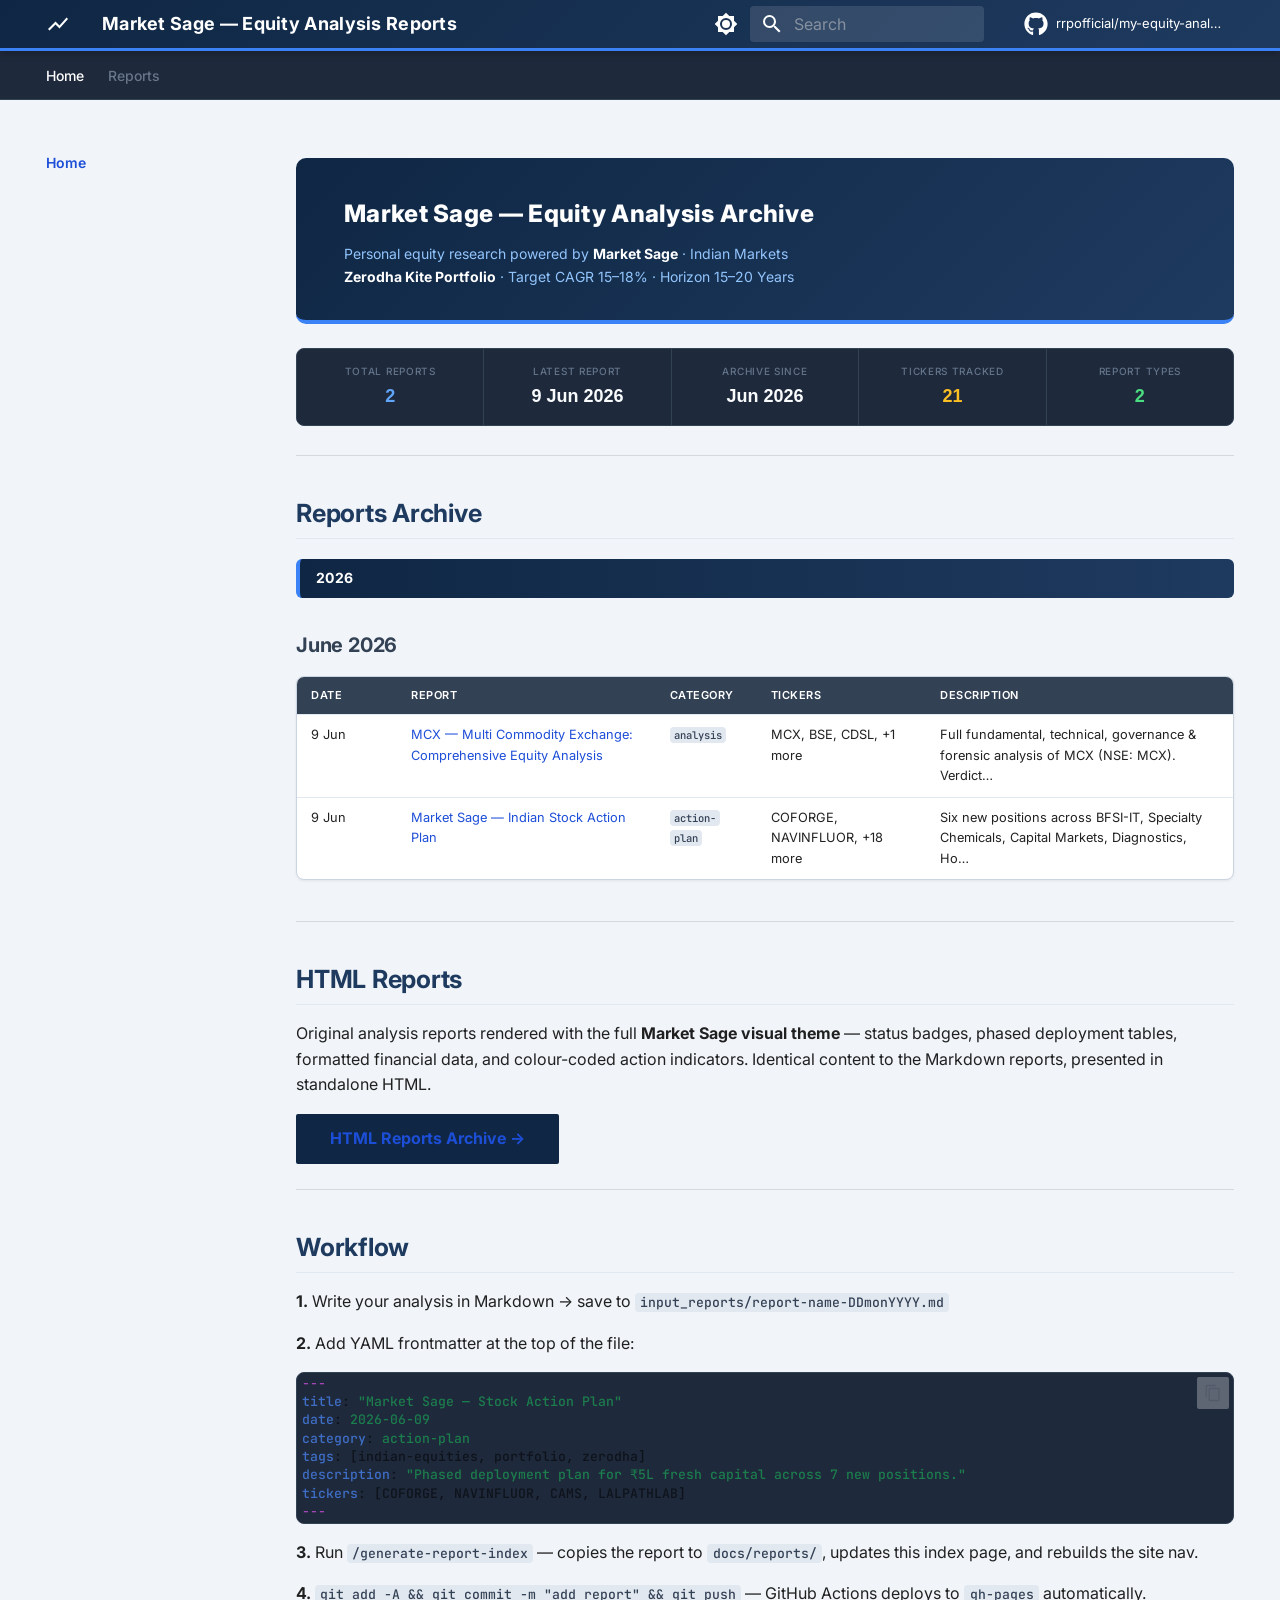
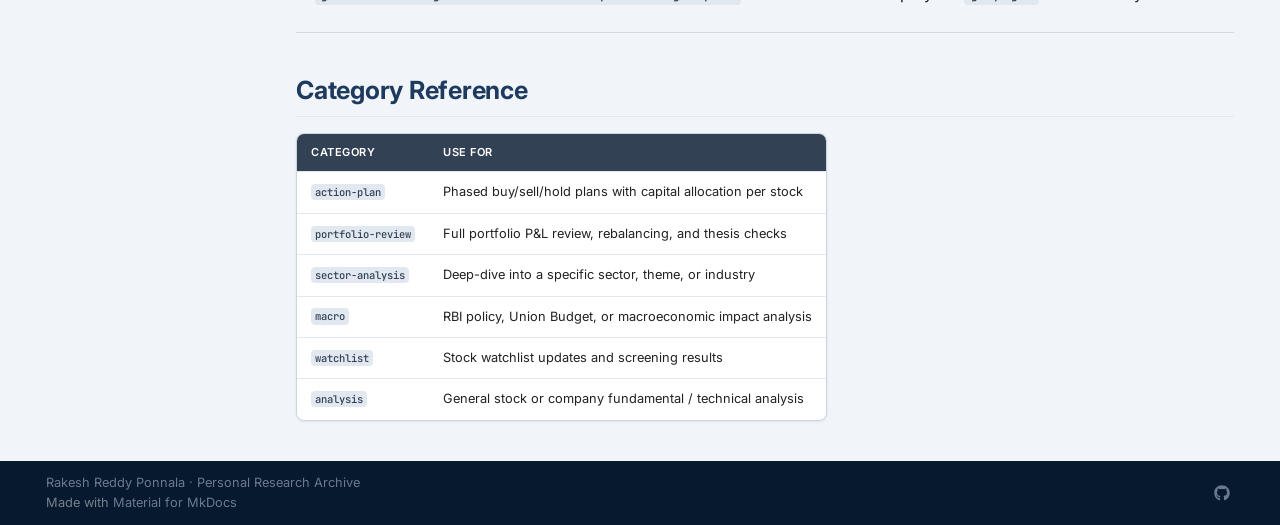
<file: index.html>
<!doctype html>
<html lang="en" class="no-js">
  <head>
    
      <meta charset="utf-8">
      <meta name="viewport" content="width=device-width,initial-scale=1">
      
        <meta name="description" content="Personal equity research and stock analysis archive · Indian Markets · Zerodha Kite">
      
      
        <meta name="author" content="Rakesh Reddy Ponnala">
      
      
        <link rel="canonical" href="https://rrpofficial.github.io/my-equity-analysis-reports/">
      
      
      
        <link rel="next" href="reports/2026/june/mcx-equity-analysis-9jun2026/">
      
      
        
      
      
      <link rel="icon" href="assets/images/favicon.png">
      <meta name="generator" content="mkdocs-1.6.1, mkdocs-material-9.7.6">
    
    
      
        <title>Market Sage — Equity Analysis Archive - Market Sage — Equity Analysis Reports</title>
      
    
    
      <link rel="stylesheet" href="assets/stylesheets/main.484c7ddc.min.css">
      
        
        <link rel="stylesheet" href="assets/stylesheets/palette.ab4e12ef.min.css">
      
      


    
    
      
    
    
      
        
        
        <link rel="preconnect" href="https://fonts.gstatic.com" crossorigin>
        <link rel="stylesheet" href="https://fonts.googleapis.com/css?family=Inter:300,300i,400,400i,700,700i%7CJetBrains+Mono:400,400i,700,700i&display=fallback">
        <style>:root{--md-text-font:"Inter";--md-code-font:"JetBrains Mono"}</style>
      
    
    
      <link rel="stylesheet" href="stylesheets/extra.css">
    
    <script>__md_scope=new URL(".",location),__md_hash=e=>[...e].reduce(((e,_)=>(e<<5)-e+_.charCodeAt(0)),0),__md_get=(e,_=localStorage,t=__md_scope)=>JSON.parse(_.getItem(t.pathname+"."+e)),__md_set=(e,_,t=localStorage,a=__md_scope)=>{try{t.setItem(a.pathname+"."+e,JSON.stringify(_))}catch(e){}}</script>
    
      

    
    
  </head>
  
  
    
    
      
    
    
    
    
    <body dir="ltr" data-md-color-scheme="market-sage" data-md-color-primary="custom" data-md-color-accent="custom">
  
    
    <input class="md-toggle" data-md-toggle="drawer" type="checkbox" id="__drawer" autocomplete="off">
    <input class="md-toggle" data-md-toggle="search" type="checkbox" id="__search" autocomplete="off">
    <label class="md-overlay" for="__drawer"></label>
    <div data-md-component="skip">
      
        
        <a href="#market-sage-equity-analysis-archive" class="md-skip">
          Skip to content
        </a>
      
    </div>
    <div data-md-component="announce">
      
    </div>
    
    
      

<header class="md-header" data-md-component="header">
  <nav class="md-header__inner md-grid" aria-label="Header">
    <a href="." title="Market Sage — Equity Analysis Reports" class="md-header__button md-logo" aria-label="Market Sage — Equity Analysis Reports" data-md-component="logo">
      
  
  <svg xmlns="http://www.w3.org/2000/svg" viewBox="0 0 24 24"><path d="m3.5 18.5 6-6 4 4L22 6.92 20.59 5.5l-7.09 8-4-4L2 17z"/></svg>

    </a>
    <label class="md-header__button md-icon" for="__drawer">
      
      <svg xmlns="http://www.w3.org/2000/svg" viewBox="0 0 24 24"><path d="M3 6h18v2H3zm0 5h18v2H3zm0 5h18v2H3z"/></svg>
    </label>
    <div class="md-header__title" data-md-component="header-title">
      <div class="md-header__ellipsis">
        <div class="md-header__topic">
          <span class="md-ellipsis">
            Market Sage — Equity Analysis Reports
          </span>
        </div>
        <div class="md-header__topic" data-md-component="header-topic">
          <span class="md-ellipsis">
            
              Market Sage — Equity Analysis Archive
            
          </span>
        </div>
      </div>
    </div>
    
      
        <form class="md-header__option" data-md-component="palette">
  
    
    
    
    <input class="md-option" data-md-color-media="(prefers-color-scheme: light)" data-md-color-scheme="market-sage" data-md-color-primary="custom" data-md-color-accent="custom"  aria-label="Switch to dark mode"  type="radio" name="__palette" id="__palette_0">
    
      <label class="md-header__button md-icon" title="Switch to dark mode" for="__palette_1" hidden>
        <svg xmlns="http://www.w3.org/2000/svg" viewBox="0 0 24 24"><path d="M12 8a4 4 0 0 0-4 4 4 4 0 0 0 4 4 4 4 0 0 0 4-4 4 4 0 0 0-4-4m0 10a6 6 0 0 1-6-6 6 6 0 0 1 6-6 6 6 0 0 1 6 6 6 6 0 0 1-6 6m8-9.31V4h-4.69L12 .69 8.69 4H4v4.69L.69 12 4 15.31V20h4.69L12 23.31 15.31 20H20v-4.69L23.31 12z"/></svg>
      </label>
    
  
    
    
    
    <input class="md-option" data-md-color-media="(prefers-color-scheme: dark)" data-md-color-scheme="slate" data-md-color-primary="blue" data-md-color-accent="light-blue"  aria-label="Switch to light mode"  type="radio" name="__palette" id="__palette_1">
    
      <label class="md-header__button md-icon" title="Switch to light mode" for="__palette_0" hidden>
        <svg xmlns="http://www.w3.org/2000/svg" viewBox="0 0 24 24"><path d="M12 18c-.89 0-1.74-.2-2.5-.55C11.56 16.5 13 14.42 13 12s-1.44-4.5-3.5-5.45C10.26 6.2 11.11 6 12 6a6 6 0 0 1 6 6 6 6 0 0 1-6 6m8-9.31V4h-4.69L12 .69 8.69 4H4v4.69L.69 12 4 15.31V20h4.69L12 23.31 15.31 20H20v-4.69L23.31 12z"/></svg>
      </label>
    
  
</form>
      
    
    
      <script>var palette=__md_get("__palette");if(palette&&palette.color){if("(prefers-color-scheme)"===palette.color.media){var media=matchMedia("(prefers-color-scheme: light)"),input=document.querySelector(media.matches?"[data-md-color-media='(prefers-color-scheme: light)']":"[data-md-color-media='(prefers-color-scheme: dark)']");palette.color.media=input.getAttribute("data-md-color-media"),palette.color.scheme=input.getAttribute("data-md-color-scheme"),palette.color.primary=input.getAttribute("data-md-color-primary"),palette.color.accent=input.getAttribute("data-md-color-accent")}for(var[key,value]of Object.entries(palette.color))document.body.setAttribute("data-md-color-"+key,value)}</script>
    
    
    
      
      
        <label class="md-header__button md-icon" for="__search">
          
          <svg xmlns="http://www.w3.org/2000/svg" viewBox="0 0 24 24"><path d="M9.5 3A6.5 6.5 0 0 1 16 9.5c0 1.61-.59 3.09-1.56 4.23l.27.27h.79l5 5-1.5 1.5-5-5v-.79l-.27-.27A6.52 6.52 0 0 1 9.5 16 6.5 6.5 0 0 1 3 9.5 6.5 6.5 0 0 1 9.5 3m0 2C7 5 5 7 5 9.5S7 14 9.5 14 14 12 14 9.5 12 5 9.5 5"/></svg>
        </label>
        <div class="md-search" data-md-component="search" role="dialog">
  <label class="md-search__overlay" for="__search"></label>
  <div class="md-search__inner" role="search">
    <form class="md-search__form" name="search">
      <input type="text" class="md-search__input" name="query" aria-label="Search" placeholder="Search" autocapitalize="off" autocorrect="off" autocomplete="off" spellcheck="false" data-md-component="search-query" required>
      <label class="md-search__icon md-icon" for="__search">
        
        <svg xmlns="http://www.w3.org/2000/svg" viewBox="0 0 24 24"><path d="M9.5 3A6.5 6.5 0 0 1 16 9.5c0 1.61-.59 3.09-1.56 4.23l.27.27h.79l5 5-1.5 1.5-5-5v-.79l-.27-.27A6.52 6.52 0 0 1 9.5 16 6.5 6.5 0 0 1 3 9.5 6.5 6.5 0 0 1 9.5 3m0 2C7 5 5 7 5 9.5S7 14 9.5 14 14 12 14 9.5 12 5 9.5 5"/></svg>
        
        <svg xmlns="http://www.w3.org/2000/svg" viewBox="0 0 24 24"><path d="M20 11v2H8l5.5 5.5-1.42 1.42L4.16 12l7.92-7.92L13.5 5.5 8 11z"/></svg>
      </label>
      <nav class="md-search__options" aria-label="Search">
        
        <button type="reset" class="md-search__icon md-icon" title="Clear" aria-label="Clear" tabindex="-1">
          
          <svg xmlns="http://www.w3.org/2000/svg" viewBox="0 0 24 24"><path d="M19 6.41 17.59 5 12 10.59 6.41 5 5 6.41 10.59 12 5 17.59 6.41 19 12 13.41 17.59 19 19 17.59 13.41 12z"/></svg>
        </button>
      </nav>
      
        <div class="md-search__suggest" data-md-component="search-suggest"></div>
      
    </form>
    <div class="md-search__output">
      <div class="md-search__scrollwrap" tabindex="0" data-md-scrollfix>
        <div class="md-search-result" data-md-component="search-result">
          <div class="md-search-result__meta">
            Initializing search
          </div>
          <ol class="md-search-result__list" role="presentation"></ol>
        </div>
      </div>
    </div>
  </div>
</div>
      
    
    
      <div class="md-header__source">
        <a href="https://github.com/rrpofficial/my-equity-analysis-reports" title="Go to repository" class="md-source" data-md-component="source">
  <div class="md-source__icon md-icon">
    
    <svg xmlns="http://www.w3.org/2000/svg" viewBox="0 0 512 512"><!--! Font Awesome Free 7.1.0 by @fontawesome - https://fontawesome.com License - https://fontawesome.com/license/free (Icons: CC BY 4.0, Fonts: SIL OFL 1.1, Code: MIT License) Copyright 2025 Fonticons, Inc.--><path d="M173.9 397.4c0 2-2.3 3.6-5.2 3.6-3.3.3-5.6-1.3-5.6-3.6 0-2 2.3-3.6 5.2-3.6 3-.3 5.6 1.3 5.6 3.6m-31.1-4.5c-.7 2 1.3 4.3 4.3 4.9 2.6 1 5.6 0 6.2-2s-1.3-4.3-4.3-5.2c-2.6-.7-5.5.3-6.2 2.3m44.2-1.7c-2.9.7-4.9 2.6-4.6 4.9.3 2 2.9 3.3 5.9 2.6 2.9-.7 4.9-2.6 4.6-4.6-.3-1.9-3-3.2-5.9-2.9M252.8 8C114.1 8 8 113.3 8 252c0 110.9 69.8 205.8 169.5 239.2 12.8 2.3 17.3-5.6 17.3-12.1 0-6.2-.3-40.4-.3-61.4 0 0-70 15-84.7-29.8 0 0-11.4-29.1-27.8-36.6 0 0-22.9-15.7 1.6-15.4 0 0 24.9 2 38.6 25.8 21.9 38.6 58.6 27.5 72.9 20.9 2.3-16 8.8-27.1 16-33.7-55.9-6.2-112.3-14.3-112.3-110.5 0-27.5 7.6-41.3 23.6-58.9-2.6-6.5-11.1-33.3 2.6-67.9 20.9-6.5 69 27 69 27 20-5.6 41.5-8.5 62.8-8.5s42.8 2.9 62.8 8.5c0 0 48.1-33.6 69-27 13.7 34.7 5.2 61.4 2.6 67.9 16 17.7 25.8 31.5 25.8 58.9 0 96.5-58.9 104.2-114.8 110.5 9.2 7.9 17 22.9 17 46.4 0 33.7-.3 75.4-.3 83.6 0 6.5 4.6 14.4 17.3 12.1C436.2 457.8 504 362.9 504 252 504 113.3 391.5 8 252.8 8M105.2 352.9c-1.3 1-1 3.3.7 5.2 1.6 1.6 3.9 2.3 5.2 1 1.3-1 1-3.3-.7-5.2-1.6-1.6-3.9-2.3-5.2-1m-10.8-8.1c-.7 1.3.3 2.9 2.3 3.9 1.6 1 3.6.7 4.3-.7.7-1.3-.3-2.9-2.3-3.9-2-.6-3.6-.3-4.3.7m32.4 35.6c-1.6 1.3-1 4.3 1.3 6.2 2.3 2.3 5.2 2.6 6.5 1 1.3-1.3.7-4.3-1.3-6.2-2.2-2.3-5.2-2.6-6.5-1m-11.4-14.7c-1.6 1-1.6 3.6 0 5.9s4.3 3.3 5.6 2.3c1.6-1.3 1.6-3.9 0-6.2-1.4-2.3-4-3.3-5.6-2"/></svg>
  </div>
  <div class="md-source__repository">
    rrpofficial/my-equity-analysis-reports
  </div>
</a>
      </div>
    
  </nav>
  
</header>
    
    <div class="md-container" data-md-component="container">
      
      
        
          
            
<nav class="md-tabs" aria-label="Tabs" data-md-component="tabs">
  <div class="md-grid">
    <ul class="md-tabs__list">
      
        
  
  
  
    
  
  
    <li class="md-tabs__item md-tabs__item--active">
      <a href="." class="md-tabs__link">
        
  
  
    
  
  Home

      </a>
    </li>
  

      
        
  
  
  
  
    
    
      
  
  
  
  
    
    
      
  
  
  
  
    
    
      <li class="md-tabs__item">
        <a href="reports/2026/june/mcx-equity-analysis-9jun2026/" class="md-tabs__link">
          
  
  
    
  
  Reports

        </a>
      </li>
    
  

    
  

    
  

      
    </ul>
  </div>
</nav>
          
        
      
      <main class="md-main" data-md-component="main">
        <div class="md-main__inner md-grid">
          
            
              
                
              
              <div class="md-sidebar md-sidebar--primary" data-md-component="sidebar" data-md-type="navigation" >
                <div class="md-sidebar__scrollwrap">
                  <div class="md-sidebar__inner">
                    


  


<nav class="md-nav md-nav--primary md-nav--lifted" aria-label="Navigation" data-md-level="0">
  <label class="md-nav__title" for="__drawer">
    <a href="." title="Market Sage — Equity Analysis Reports" class="md-nav__button md-logo" aria-label="Market Sage — Equity Analysis Reports" data-md-component="logo">
      
  
  <svg xmlns="http://www.w3.org/2000/svg" viewBox="0 0 24 24"><path d="m3.5 18.5 6-6 4 4L22 6.92 20.59 5.5l-7.09 8-4-4L2 17z"/></svg>

    </a>
    Market Sage — Equity Analysis Reports
  </label>
  
    <div class="md-nav__source">
      <a href="https://github.com/rrpofficial/my-equity-analysis-reports" title="Go to repository" class="md-source" data-md-component="source">
  <div class="md-source__icon md-icon">
    
    <svg xmlns="http://www.w3.org/2000/svg" viewBox="0 0 512 512"><!--! Font Awesome Free 7.1.0 by @fontawesome - https://fontawesome.com License - https://fontawesome.com/license/free (Icons: CC BY 4.0, Fonts: SIL OFL 1.1, Code: MIT License) Copyright 2025 Fonticons, Inc.--><path d="M173.9 397.4c0 2-2.3 3.6-5.2 3.6-3.3.3-5.6-1.3-5.6-3.6 0-2 2.3-3.6 5.2-3.6 3-.3 5.6 1.3 5.6 3.6m-31.1-4.5c-.7 2 1.3 4.3 4.3 4.9 2.6 1 5.6 0 6.2-2s-1.3-4.3-4.3-5.2c-2.6-.7-5.5.3-6.2 2.3m44.2-1.7c-2.9.7-4.9 2.6-4.6 4.9.3 2 2.9 3.3 5.9 2.6 2.9-.7 4.9-2.6 4.6-4.6-.3-1.9-3-3.2-5.9-2.9M252.8 8C114.1 8 8 113.3 8 252c0 110.9 69.8 205.8 169.5 239.2 12.8 2.3 17.3-5.6 17.3-12.1 0-6.2-.3-40.4-.3-61.4 0 0-70 15-84.7-29.8 0 0-11.4-29.1-27.8-36.6 0 0-22.9-15.7 1.6-15.4 0 0 24.9 2 38.6 25.8 21.9 38.6 58.6 27.5 72.9 20.9 2.3-16 8.8-27.1 16-33.7-55.9-6.2-112.3-14.3-112.3-110.5 0-27.5 7.6-41.3 23.6-58.9-2.6-6.5-11.1-33.3 2.6-67.9 20.9-6.5 69 27 69 27 20-5.6 41.5-8.5 62.8-8.5s42.8 2.9 62.8 8.5c0 0 48.1-33.6 69-27 13.7 34.7 5.2 61.4 2.6 67.9 16 17.7 25.8 31.5 25.8 58.9 0 96.5-58.9 104.2-114.8 110.5 9.2 7.9 17 22.9 17 46.4 0 33.7-.3 75.4-.3 83.6 0 6.5 4.6 14.4 17.3 12.1C436.2 457.8 504 362.9 504 252 504 113.3 391.5 8 252.8 8M105.2 352.9c-1.3 1-1 3.3.7 5.2 1.6 1.6 3.9 2.3 5.2 1 1.3-1 1-3.3-.7-5.2-1.6-1.6-3.9-2.3-5.2-1m-10.8-8.1c-.7 1.3.3 2.9 2.3 3.9 1.6 1 3.6.7 4.3-.7.7-1.3-.3-2.9-2.3-3.9-2-.6-3.6-.3-4.3.7m32.4 35.6c-1.6 1.3-1 4.3 1.3 6.2 2.3 2.3 5.2 2.6 6.5 1 1.3-1.3.7-4.3-1.3-6.2-2.2-2.3-5.2-2.6-6.5-1m-11.4-14.7c-1.6 1-1.6 3.6 0 5.9s4.3 3.3 5.6 2.3c1.6-1.3 1.6-3.9 0-6.2-1.4-2.3-4-3.3-5.6-2"/></svg>
  </div>
  <div class="md-source__repository">
    rrpofficial/my-equity-analysis-reports
  </div>
</a>
    </div>
  
  <ul class="md-nav__list" data-md-scrollfix>
    
      
      
  
  
    
  
  
  
    <li class="md-nav__item md-nav__item--active">
      
      <input class="md-nav__toggle md-toggle" type="checkbox" id="__toc">
      
      
        
      
      
        <label class="md-nav__link md-nav__link--active" for="__toc">
          
  
  
  <span class="md-ellipsis">
    
  
    Home
  

    
  </span>
  
  

          <span class="md-nav__icon md-icon"></span>
        </label>
      
      <a href="." class="md-nav__link md-nav__link--active">
        
  
  
  <span class="md-ellipsis">
    
  
    Home
  

    
  </span>
  
  

      </a>
      
        

<nav class="md-nav md-nav--secondary" aria-label="Table of contents">
  
  
  
    
  
  
    <label class="md-nav__title" for="__toc">
      <span class="md-nav__icon md-icon"></span>
      Table of contents
    </label>
    <ul class="md-nav__list" data-md-component="toc" data-md-scrollfix>
      
        <li class="md-nav__item">
  <a href="#reports-archive" class="md-nav__link">
    <span class="md-ellipsis">
      
        Reports Archive
      
    </span>
  </a>
  
    <nav class="md-nav" aria-label="Reports Archive">
      <ul class="md-nav__list">
        
          <li class="md-nav__item">
  <a href="#june-2026" class="md-nav__link">
    <span class="md-ellipsis">
      
        June 2026
      
    </span>
  </a>
  
</li>
        
      </ul>
    </nav>
  
</li>
      
        <li class="md-nav__item">
  <a href="#html-reports" class="md-nav__link">
    <span class="md-ellipsis">
      
        HTML Reports
      
    </span>
  </a>
  
</li>
      
        <li class="md-nav__item">
  <a href="#workflow" class="md-nav__link">
    <span class="md-ellipsis">
      
        Workflow
      
    </span>
  </a>
  
</li>
      
        <li class="md-nav__item">
  <a href="#category-reference" class="md-nav__link">
    <span class="md-ellipsis">
      
        Category Reference
      
    </span>
  </a>
  
</li>
      
    </ul>
  
</nav>
      
    </li>
  

    
      
      
  
  
  
  
    
    
      
        
      
    
    
    
      
      
        
      
    
    
    <li class="md-nav__item md-nav__item--nested">
      
        
        
        <input class="md-nav__toggle md-toggle " type="checkbox" id="__nav_2" >
        
          
          <label class="md-nav__link" for="__nav_2" id="__nav_2_label" tabindex="0">
            
  
  
  <span class="md-ellipsis">
    
  
    Reports
  

    
  </span>
  
  

            <span class="md-nav__icon md-icon"></span>
          </label>
        
        <nav class="md-nav" data-md-level="1" aria-labelledby="__nav_2_label" aria-expanded="false">
          <label class="md-nav__title" for="__nav_2">
            <span class="md-nav__icon md-icon"></span>
            
  
    Reports
  

          </label>
          <ul class="md-nav__list" data-md-scrollfix>
            
              
                
  
  
  
  
    
    
      
        
      
    
    
    
      
      
        
      
    
    
    <li class="md-nav__item md-nav__item--nested">
      
        
        
        <input class="md-nav__toggle md-toggle " type="checkbox" id="__nav_2_1" >
        
          
          <label class="md-nav__link" for="__nav_2_1" id="__nav_2_1_label" tabindex="0">
            
  
  
  <span class="md-ellipsis">
    
  
    2026
  

    
  </span>
  
  

            <span class="md-nav__icon md-icon"></span>
          </label>
        
        <nav class="md-nav" data-md-level="2" aria-labelledby="__nav_2_1_label" aria-expanded="false">
          <label class="md-nav__title" for="__nav_2_1">
            <span class="md-nav__icon md-icon"></span>
            
  
    2026
  

          </label>
          <ul class="md-nav__list" data-md-scrollfix>
            
              
                
  
  
  
  
    
    
      
        
      
        
      
    
    
    
      
      
        
      
    
    
    <li class="md-nav__item md-nav__item--nested">
      
        
        
        <input class="md-nav__toggle md-toggle " type="checkbox" id="__nav_2_1_1" >
        
          
          <label class="md-nav__link" for="__nav_2_1_1" id="__nav_2_1_1_label" tabindex="0">
            
  
  
  <span class="md-ellipsis">
    
  
    June 2026
  

    
  </span>
  
  

            <span class="md-nav__icon md-icon"></span>
          </label>
        
        <nav class="md-nav" data-md-level="3" aria-labelledby="__nav_2_1_1_label" aria-expanded="false">
          <label class="md-nav__title" for="__nav_2_1_1">
            <span class="md-nav__icon md-icon"></span>
            
  
    June 2026
  

          </label>
          <ul class="md-nav__list" data-md-scrollfix>
            
              
                
  
  
  
  
    <li class="md-nav__item">
      <a href="reports/2026/june/mcx-equity-analysis-9jun2026/" class="md-nav__link">
        
  
  
  <span class="md-ellipsis">
    
  
    MCX — Multi Commodity Exchange: Comprehensive Equity Analysis
  

    
  </span>
  
  

      </a>
    </li>
  

              
            
              
                
  
  
  
  
    <li class="md-nav__item">
      <a href="reports/2026/june/market-sage-action-plan-9jun2026/" class="md-nav__link">
        
  
  
  <span class="md-ellipsis">
    
  
    Market Sage — Indian Stock Action Plan
  

    
  </span>
  
  

      </a>
    </li>
  

              
            
          </ul>
        </nav>
      
    </li>
  

              
            
          </ul>
        </nav>
      
    </li>
  

              
            
          </ul>
        </nav>
      
    </li>
  

    
  </ul>
</nav>
                  </div>
                </div>
              </div>
            
            
              
                
              
              <div class="md-sidebar md-sidebar--secondary" data-md-component="sidebar" data-md-type="toc" hidden>
                <div class="md-sidebar__scrollwrap">
                  <div class="md-sidebar__inner">
                    

<nav class="md-nav md-nav--secondary" aria-label="Table of contents">
  
  
  
    
  
  
    <label class="md-nav__title" for="__toc">
      <span class="md-nav__icon md-icon"></span>
      Table of contents
    </label>
    <ul class="md-nav__list" data-md-component="toc" data-md-scrollfix>
      
        <li class="md-nav__item">
  <a href="#reports-archive" class="md-nav__link">
    <span class="md-ellipsis">
      
        Reports Archive
      
    </span>
  </a>
  
    <nav class="md-nav" aria-label="Reports Archive">
      <ul class="md-nav__list">
        
          <li class="md-nav__item">
  <a href="#june-2026" class="md-nav__link">
    <span class="md-ellipsis">
      
        June 2026
      
    </span>
  </a>
  
</li>
        
      </ul>
    </nav>
  
</li>
      
        <li class="md-nav__item">
  <a href="#html-reports" class="md-nav__link">
    <span class="md-ellipsis">
      
        HTML Reports
      
    </span>
  </a>
  
</li>
      
        <li class="md-nav__item">
  <a href="#workflow" class="md-nav__link">
    <span class="md-ellipsis">
      
        Workflow
      
    </span>
  </a>
  
</li>
      
        <li class="md-nav__item">
  <a href="#category-reference" class="md-nav__link">
    <span class="md-ellipsis">
      
        Category Reference
      
    </span>
  </a>
  
</li>
      
    </ul>
  
</nav>
                  </div>
                </div>
              </div>
            
          
          
            <div class="md-content" data-md-component="content">
              
              <article class="md-content__inner md-typeset">
                
                  
  



  
  


<div class="ms-hero">
<h1 id="market-sage-equity-analysis-archive">Market Sage — Equity Analysis Archive<a class="headerlink" href="#market-sage-equity-analysis-archive" title="Permanent link">&para;</a></h1>
<p>Personal equity research powered by <strong>Market Sage</strong> · Indian Markets<br />
<strong>Zerodha Kite Portfolio</strong> · Target CAGR 15–18% · Horizon 15–20 Years</p>
</div>
<!-- BEGIN_STATS -->
<div class="ms-stats-strip">
  <div class="ms-stat">
    <span class="ms-stat-label">Total Reports</span>
    <span class="ms-stat-value sv-blue">2</span>
  </div>
  <div class="ms-stat">
    <span class="ms-stat-label">Latest Report</span>
    <span class="ms-stat-value sv-white">9 Jun 2026</span>
  </div>
  <div class="ms-stat">
    <span class="ms-stat-label">Archive Since</span>
    <span class="ms-stat-value sv-white">Jun 2026</span>
  </div>
  <div class="ms-stat">
    <span class="ms-stat-label">Tickers Tracked</span>
    <span class="ms-stat-value sv-amber">21</span>
  </div>
  <div class="ms-stat">
    <span class="ms-stat-label">Report Types</span>
    <span class="ms-stat-value sv-green">2</span>
  </div>
</div>
<!-- END_STATS -->

<hr />
<h2 id="reports-archive">Reports Archive<a class="headerlink" href="#reports-archive" title="Permanent link">&para;</a></h2>
<!-- BEGIN_REPORTS_INDEX -->
<p><span class="ms-year-band">2026</span></p>
<h3 id="june-2026">June 2026<a class="headerlink" href="#june-2026" title="Permanent link">&para;</a></h3>
<table>
<thead>
<tr>
<th>Date</th>
<th>Report</th>
<th>Category</th>
<th>Tickers</th>
<th>Description</th>
</tr>
</thead>
<tbody>
<tr>
<td>9 Jun</td>
<td><a href="reports/2026/june/mcx-equity-analysis-9jun2026/">MCX — Multi Commodity Exchange: Comprehensive Equity Analysis</a></td>
<td><code>analysis</code></td>
<td>MCX, BSE, CDSL, +1 more</td>
<td>Full fundamental, technical, governance &amp; forensic analysis of MCX (NSE: MCX). Verdict…</td>
</tr>
<tr>
<td>9 Jun</td>
<td><a href="reports/2026/june/market-sage-action-plan-9jun2026/">Market Sage — Indian Stock Action Plan</a></td>
<td><code>action-plan</code></td>
<td>COFORGE, NAVINFLUOR, +18 more</td>
<td>Six new positions across BFSI-IT, Specialty Chemicals, Capital Markets, Diagnostics, Ho…</td>
</tr>
</tbody>
</table>
<!-- END_REPORTS_INDEX -->

<hr />
<h2 id="html-reports">HTML Reports<a class="headerlink" href="#html-reports" title="Permanent link">&para;</a></h2>
<p>Original analysis reports rendered with the full <strong>Market Sage visual theme</strong> — status badges, phased deployment tables, formatted financial data, and colour-coded action indicators. Identical content to the Markdown reports, presented in standalone HTML.</p>
<p><a href="https://rrpofficial.github.io/my-equity-analysis-reports/html-reports/" class="md-button md-button--primary" target="_blank" rel="noopener">HTML Reports Archive →</a></p>
<hr />
<h2 id="workflow">Workflow<a class="headerlink" href="#workflow" title="Permanent link">&para;</a></h2>
<p><strong>1.</strong> Write your analysis in Markdown → save to <code>input_reports/report-name-DDmonYYYY.md</code></p>
<p><strong>2.</strong> Add YAML frontmatter at the top of the file:</p>
<div class="highlight"><pre><span></span><code><a id="__codelineno-0-1" name="__codelineno-0-1" href="#__codelineno-0-1"></a><span class="nn">---</span>
<a id="__codelineno-0-2" name="__codelineno-0-2" href="#__codelineno-0-2"></a><span class="nt">title</span><span class="p">:</span><span class="w"> </span><span class="s">&quot;Market</span><span class="nv"> </span><span class="s">Sage</span><span class="nv"> </span><span class="s">—</span><span class="nv"> </span><span class="s">Stock</span><span class="nv"> </span><span class="s">Action</span><span class="nv"> </span><span class="s">Plan&quot;</span>
<a id="__codelineno-0-3" name="__codelineno-0-3" href="#__codelineno-0-3"></a><span class="nt">date</span><span class="p">:</span><span class="w"> </span><span class="l l-Scalar l-Scalar-Plain">2026-06-09</span>
<a id="__codelineno-0-4" name="__codelineno-0-4" href="#__codelineno-0-4"></a><span class="nt">category</span><span class="p">:</span><span class="w"> </span><span class="l l-Scalar l-Scalar-Plain">action-plan</span>
<a id="__codelineno-0-5" name="__codelineno-0-5" href="#__codelineno-0-5"></a><span class="nt">tags</span><span class="p">:</span><span class="w"> </span><span class="p p-Indicator">[</span><span class="nv">indian-equities</span><span class="p p-Indicator">,</span><span class="w"> </span><span class="nv">portfolio</span><span class="p p-Indicator">,</span><span class="w"> </span><span class="nv">zerodha</span><span class="p p-Indicator">]</span>
<a id="__codelineno-0-6" name="__codelineno-0-6" href="#__codelineno-0-6"></a><span class="nt">description</span><span class="p">:</span><span class="w"> </span><span class="s">&quot;Phased</span><span class="nv"> </span><span class="s">deployment</span><span class="nv"> </span><span class="s">plan</span><span class="nv"> </span><span class="s">for</span><span class="nv"> </span><span class="s">₹5L</span><span class="nv"> </span><span class="s">fresh</span><span class="nv"> </span><span class="s">capital</span><span class="nv"> </span><span class="s">across</span><span class="nv"> </span><span class="s">7</span><span class="nv"> </span><span class="s">new</span><span class="nv"> </span><span class="s">positions.&quot;</span>
<a id="__codelineno-0-7" name="__codelineno-0-7" href="#__codelineno-0-7"></a><span class="nt">tickers</span><span class="p">:</span><span class="w"> </span><span class="p p-Indicator">[</span><span class="nv">COFORGE</span><span class="p p-Indicator">,</span><span class="w"> </span><span class="nv">NAVINFLUOR</span><span class="p p-Indicator">,</span><span class="w"> </span><span class="nv">CAMS</span><span class="p p-Indicator">,</span><span class="w"> </span><span class="nv">LALPATHLAB</span><span class="p p-Indicator">]</span>
<a id="__codelineno-0-8" name="__codelineno-0-8" href="#__codelineno-0-8"></a><span class="nn">---</span>
</code></pre></div>
<p><strong>3.</strong> Run <strong><code>/generate-report-index</code></strong> — copies the report to <code>docs/reports/</code>, updates this index page, and rebuilds the site nav.</p>
<p><strong>4.</strong> <code>git add -A &amp;&amp; git commit -m "add report" &amp;&amp; git push</code> — GitHub Actions deploys to <code>gh-pages</code> automatically.</p>
<hr />
<h2 id="category-reference">Category Reference<a class="headerlink" href="#category-reference" title="Permanent link">&para;</a></h2>
<table>
<thead>
<tr>
<th>Category</th>
<th>Use For</th>
</tr>
</thead>
<tbody>
<tr>
<td><code>action-plan</code></td>
<td>Phased buy/sell/hold plans with capital allocation per stock</td>
</tr>
<tr>
<td><code>portfolio-review</code></td>
<td>Full portfolio P&amp;L review, rebalancing, and thesis checks</td>
</tr>
<tr>
<td><code>sector-analysis</code></td>
<td>Deep-dive into a specific sector, theme, or industry</td>
</tr>
<tr>
<td><code>macro</code></td>
<td>RBI policy, Union Budget, or macroeconomic impact analysis</td>
</tr>
<tr>
<td><code>watchlist</code></td>
<td>Stock watchlist updates and screening results</td>
</tr>
<tr>
<td><code>analysis</code></td>
<td>General stock or company fundamental / technical analysis</td>
</tr>
</tbody>
</table>







  
  




  



                
              </article>
            </div>
          
          
  <script>var tabs=__md_get("__tabs");if(Array.isArray(tabs))e:for(var set of document.querySelectorAll(".tabbed-set")){var labels=set.querySelector(".tabbed-labels");for(var tab of tabs)for(var label of labels.getElementsByTagName("label"))if(label.innerText.trim()===tab){var input=document.getElementById(label.htmlFor);input.checked=!0;continue e}}</script>

<script>var target=document.getElementById(location.hash.slice(1));target&&target.name&&(target.checked=target.name.startsWith("__tabbed_"))</script>
        </div>
        
          <button type="button" class="md-top md-icon" data-md-component="top" hidden>
  
  <svg xmlns="http://www.w3.org/2000/svg" viewBox="0 0 24 24"><path d="M13 20h-2V8l-5.5 5.5-1.42-1.42L12 4.16l7.92 7.92-1.42 1.42L13 8z"/></svg>
  Back to top
</button>
        
      </main>
      
        <footer class="md-footer">
  
  <div class="md-footer-meta md-typeset">
    <div class="md-footer-meta__inner md-grid">
      <div class="md-copyright">
  
    <div class="md-copyright__highlight">
      Rakesh Reddy Ponnala · Personal Research Archive
    </div>
  
  
    Made with
    <a href="https://squidfunk.github.io/mkdocs-material/" target="_blank" rel="noopener">
      Material for MkDocs
    </a>
  
</div>
      
        
<div class="md-social">
  
    
    
    
    
      
      
    
    <a href="https://github.com/rrpofficial" target="_blank" rel="noopener" title="github.com" class="md-social__link">
      <svg xmlns="http://www.w3.org/2000/svg" viewBox="0 0 512 512"><!--! Font Awesome Free 7.1.0 by @fontawesome - https://fontawesome.com License - https://fontawesome.com/license/free (Icons: CC BY 4.0, Fonts: SIL OFL 1.1, Code: MIT License) Copyright 2025 Fonticons, Inc.--><path d="M173.9 397.4c0 2-2.3 3.6-5.2 3.6-3.3.3-5.6-1.3-5.6-3.6 0-2 2.3-3.6 5.2-3.6 3-.3 5.6 1.3 5.6 3.6m-31.1-4.5c-.7 2 1.3 4.3 4.3 4.9 2.6 1 5.6 0 6.2-2s-1.3-4.3-4.3-5.2c-2.6-.7-5.5.3-6.2 2.3m44.2-1.7c-2.9.7-4.9 2.6-4.6 4.9.3 2 2.9 3.3 5.9 2.6 2.9-.7 4.9-2.6 4.6-4.6-.3-1.9-3-3.2-5.9-2.9M252.8 8C114.1 8 8 113.3 8 252c0 110.9 69.8 205.8 169.5 239.2 12.8 2.3 17.3-5.6 17.3-12.1 0-6.2-.3-40.4-.3-61.4 0 0-70 15-84.7-29.8 0 0-11.4-29.1-27.8-36.6 0 0-22.9-15.7 1.6-15.4 0 0 24.9 2 38.6 25.8 21.9 38.6 58.6 27.5 72.9 20.9 2.3-16 8.8-27.1 16-33.7-55.9-6.2-112.3-14.3-112.3-110.5 0-27.5 7.6-41.3 23.6-58.9-2.6-6.5-11.1-33.3 2.6-67.9 20.9-6.5 69 27 69 27 20-5.6 41.5-8.5 62.8-8.5s42.8 2.9 62.8 8.5c0 0 48.1-33.6 69-27 13.7 34.7 5.2 61.4 2.6 67.9 16 17.7 25.8 31.5 25.8 58.9 0 96.5-58.9 104.2-114.8 110.5 9.2 7.9 17 22.9 17 46.4 0 33.7-.3 75.4-.3 83.6 0 6.5 4.6 14.4 17.3 12.1C436.2 457.8 504 362.9 504 252 504 113.3 391.5 8 252.8 8M105.2 352.9c-1.3 1-1 3.3.7 5.2 1.6 1.6 3.9 2.3 5.2 1 1.3-1 1-3.3-.7-5.2-1.6-1.6-3.9-2.3-5.2-1m-10.8-8.1c-.7 1.3.3 2.9 2.3 3.9 1.6 1 3.6.7 4.3-.7.7-1.3-.3-2.9-2.3-3.9-2-.6-3.6-.3-4.3.7m32.4 35.6c-1.6 1.3-1 4.3 1.3 6.2 2.3 2.3 5.2 2.6 6.5 1 1.3-1.3.7-4.3-1.3-6.2-2.2-2.3-5.2-2.6-6.5-1m-11.4-14.7c-1.6 1-1.6 3.6 0 5.9s4.3 3.3 5.6 2.3c1.6-1.3 1.6-3.9 0-6.2-1.4-2.3-4-3.3-5.6-2"/></svg>
    </a>
  
</div>
      
    </div>
  </div>
</footer>
      
    </div>
    <div class="md-dialog" data-md-component="dialog">
      <div class="md-dialog__inner md-typeset"></div>
    </div>
    
    
    
      
      
      <script id="__config" type="application/json">{"annotate": null, "base": ".", "features": ["navigation.tabs", "navigation.sections", "navigation.indexes", "navigation.top", "navigation.instant", "search.highlight", "search.suggest", "content.code.copy", "content.tabs.link", "toc.follow"], "search": "assets/javascripts/workers/search.2c215733.min.js", "tags": null, "translations": {"clipboard.copied": "Copied to clipboard", "clipboard.copy": "Copy to clipboard", "search.result.more.one": "1 more on this page", "search.result.more.other": "# more on this page", "search.result.none": "No matching documents", "search.result.one": "1 matching document", "search.result.other": "# matching documents", "search.result.placeholder": "Type to start searching", "search.result.term.missing": "Missing", "select.version": "Select version"}, "version": null}</script>
    
    
      <script src="assets/javascripts/bundle.79ae519e.min.js"></script>
      
    
  </body>
</html>
</file>
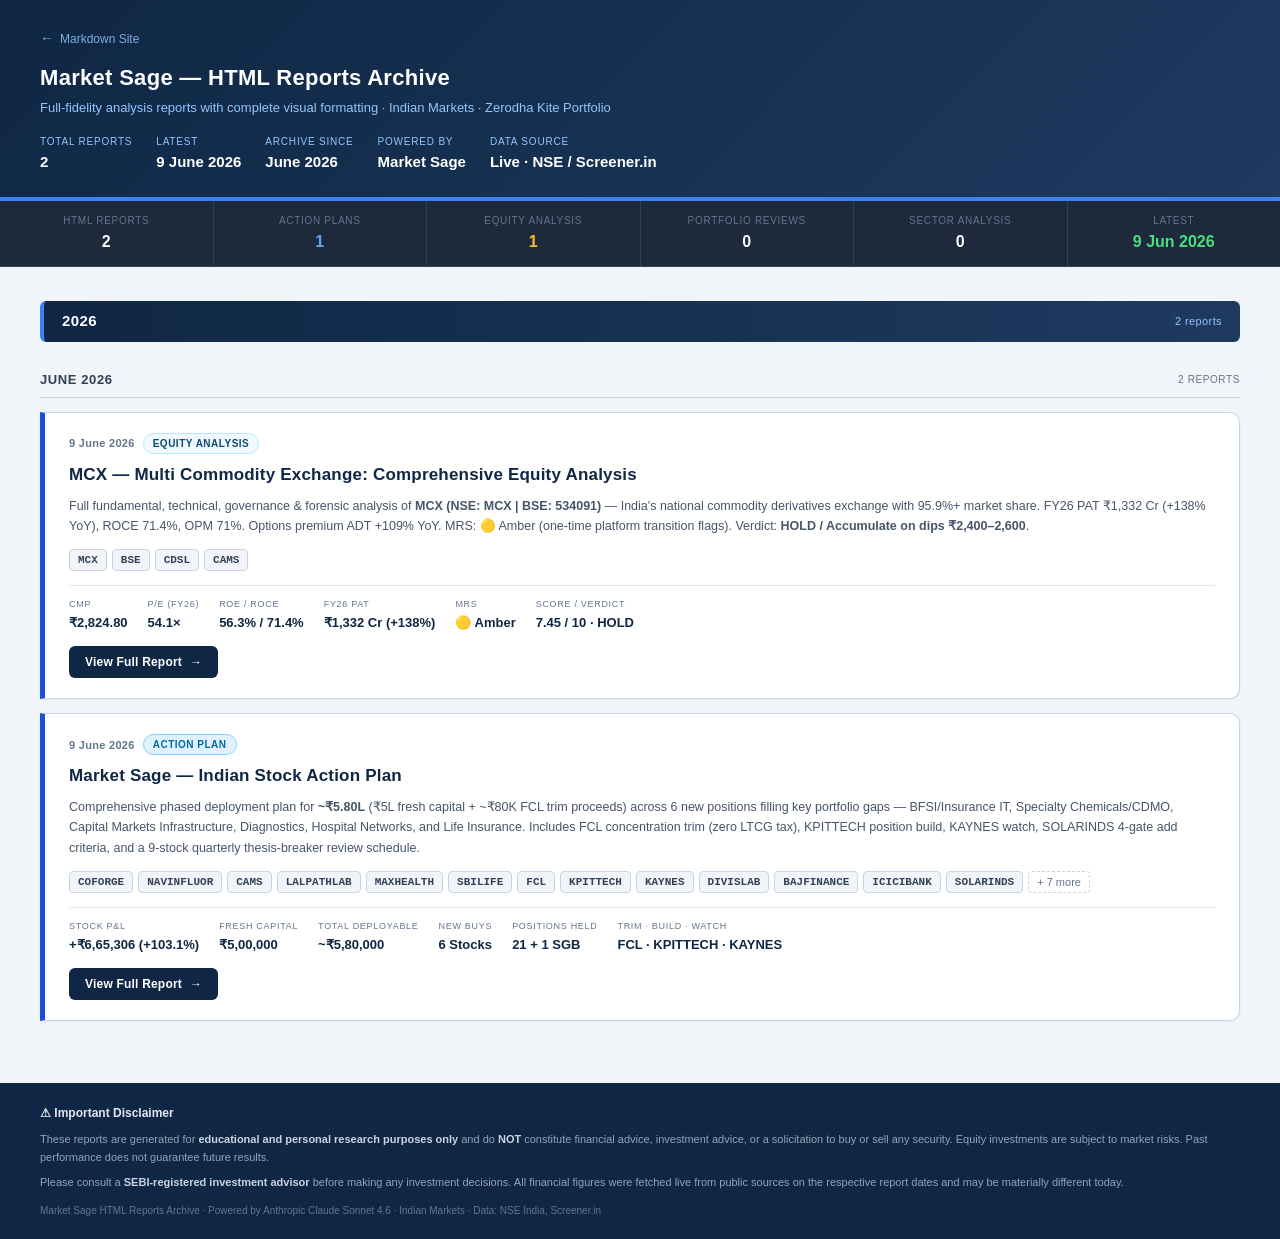
<file: html-reports/index.html>
<!DOCTYPE html>
<html lang="en">
<head>
<meta charset="UTF-8">
<meta name="viewport" content="width=device-width, initial-scale=1.0">
<title>Market Sage — HTML Reports Archive</title>
<style>
  /* ── CSS vars — identical to all Market Sage reports ── */
  :root {
    --navy:      #0f2744;
    --navy-mid:  #1e3a5f;
    --blue:      #1d4ed8;
    --slate:     #334155;
    --slate-lt:  #475569;
    --bg:        #f1f5f9;
    --bg-card:   #ffffff;
    --border:    #cbd5e1;
    --text:      #0f172a;
    --text-muted:#64748b;
    --buy:       #15803d;
    --buy-bg:    #dcfce7;
    --build:     #0369a1;
    --build-bg:  #e0f2fe;
    --hold:      #1e40af;
    --hold-bg:   #dbeafe;
    --trim:      #c2410c;
    --trim-bg:   #ffedd5;
    --watch:     #92400e;
    --watch-bg:  #fef3c7;
    --exclude:   #991b1b;
    --exclude-bg:#fee2e2;
    --pos:       #15803d;
    --neg:       #b91c1c;
  }
  * { box-sizing: border-box; margin: 0; padding: 0; }
  body {
    font-family: -apple-system, BlinkMacSystemFont, 'Segoe UI', Roboto, sans-serif;
    background: var(--bg);
    color: var(--text);
    font-size: 13px;
    line-height: 1.5;
  }

  /* ── BACK LINK ── */
  .back-link {
    display: inline-flex;
    align-items: center;
    gap: 6px;
    color: #93c5fd;
    font-size: 12px;
    font-weight: 500;
    text-decoration: none;
    margin-bottom: 12px;
    opacity: 0.85;
    transition: opacity 0.15s;
  }
  .back-link:hover { opacity: 1; text-decoration: underline; }
  .back-link::before { content: '←'; font-size: 14px; }

  /* ── HEADER — same gradient as all reports ── */
  .report-header {
    background: linear-gradient(135deg, var(--navy) 0%, var(--navy-mid) 100%);
    color: #fff;
    padding: 28px 40px 24px;
    border-bottom: 4px solid #3b82f6;
  }
  .report-header h1 {
    font-size: 22px;
    font-weight: 700;
    letter-spacing: 0.3px;
    margin-bottom: 4px;
  }
  .report-header .subtitle {
    font-size: 13px;
    color: #93c5fd;
    margin-bottom: 16px;
  }
  .meta-row { display: flex; flex-wrap: wrap; gap: 24px; margin-top: 16px; }
  .meta-item { display: flex; flex-direction: column; gap: 2px; }
  .meta-item .label { font-size: 10px; text-transform: uppercase; letter-spacing: 0.8px; color: #93c5fd; }
  .meta-item .value { font-size: 15px; font-weight: 700; color: #fff; }

  /* ── STATS STRIP — same dark bar as reports ── */
  .stats-strip {
    display: flex;
    flex-wrap: wrap;
    background: #1e293b;
    border-bottom: 1px solid #334155;
  }
  .stat-box {
    flex: 1;
    min-width: 120px;
    padding: 12px 20px;
    border-right: 1px solid #334155;
    text-align: center;
  }
  .stat-box:last-child { border-right: none; }
  .stat-box .s-label { font-size: 10px; text-transform: uppercase; letter-spacing: 0.7px; color: #64748b; }
  .stat-box .s-val   { font-size: 16px; font-weight: 700; margin-top: 2px; }
  .s-green { color: #4ade80; }
  .s-amber { color: #fbbf24; }
  .s-red   { color: #f87171; }
  .s-blue  { color: #60a5fa; }
  .s-white { color: #f8fafc; }

  /* ── CONTENT ── */
  .content { padding: 28px 40px; max-width: 1400px; margin: 0 auto; }

  /* ── BADGES — same as all reports ── */
  .badge {
    display: inline-block;
    padding: 2px 9px;
    border-radius: 20px;
    font-size: 10px;
    font-weight: 700;
    text-transform: uppercase;
    letter-spacing: 0.5px;
    white-space: nowrap;
  }
  .badge-buy      { background: var(--buy-bg);     color: var(--buy);     border: 1px solid #86efac; }
  .badge-build    { background: var(--build-bg);   color: var(--build);   border: 1px solid #7dd3fc; }
  .badge-hold     { background: var(--hold-bg);    color: var(--hold);    border: 1px solid #93c5fd; }
  .badge-trim     { background: var(--trim-bg);    color: var(--trim);    border: 1px solid #fdba74; }
  .badge-watch    { background: var(--watch-bg);   color: var(--watch);   border: 1px solid #fcd34d; }
  .badge-exclude  { background: var(--exclude-bg); color: var(--exclude); border: 1px solid #fca5a5; }
  /* ── category badges ── */
  .badge-action-plan  { background: var(--build-bg); color: var(--build);  border: 1px solid #7dd3fc; }
  .badge-portfolio    { background: var(--hold-bg);  color: var(--hold);   border: 1px solid #93c5fd; }
  .badge-sector       { background: #ede9fe;          color: #6d28d9;       border: 1px solid #c4b5fd; }
  .badge-macro        { background: var(--watch-bg); color: var(--watch);  border: 1px solid #fcd34d; }
  .badge-watchlist    { background: var(--trim-bg);  color: var(--trim);   border: 1px solid #fdba74; }
  .badge-analysis     { background: #f0f9ff;          color: #0c4a6e;       border: 1px solid #bae6fd; }

  /* ── P&L colours ── */
  .pos { color: var(--pos); font-weight: 600; }
  .neg { color: var(--neg); font-weight: 600; }

  /* ── YEAR BAND — navy bar like section header ── */
  .year-band {
    background: linear-gradient(90deg, var(--navy) 0%, var(--navy-mid) 100%);
    color: #fff;
    padding: 9px 18px;
    border-radius: 6px;
    font-weight: 800;
    font-size: 15px;
    letter-spacing: 0.4px;
    margin: 6px 0 18px;
    border-left: 4px solid #3b82f6;
    display: flex;
    align-items: center;
    gap: 10px;
  }
  .year-band .yb-count {
    margin-left: auto;
    font-size: 11px;
    font-weight: 500;
    color: #93c5fd;
  }

  /* ── MONTH HEADER ── */
  .month-header {
    font-size: 13px;
    font-weight: 700;
    color: var(--slate);
    text-transform: uppercase;
    letter-spacing: 0.6px;
    padding: 10px 0 8px;
    border-bottom: 1px solid var(--border);
    margin-bottom: 14px;
    display: flex;
    align-items: center;
    gap: 8px;
  }
  .month-header .mh-count {
    font-size: 10px;
    font-weight: 500;
    color: var(--text-muted);
    margin-left: auto;
  }

  /* ── REPORT CARD ── */
  .report-card {
    background: var(--bg-card);
    border: 1px solid var(--border);
    border-left: 5px solid var(--blue);
    border-radius: 0 10px 10px 0;
    padding: 20px 24px;
    margin-bottom: 14px;
    box-shadow: 0 1px 3px rgba(0,0,0,0.06);
    transition: box-shadow 0.18s ease, border-left-color 0.18s ease;
  }
  .report-card:hover {
    box-shadow: 0 4px 16px rgba(0,0,0,0.1);
    border-left-color: #3b82f6;
  }
  .rc-meta {
    display: flex;
    align-items: center;
    flex-wrap: wrap;
    gap: 8px;
    margin-bottom: 8px;
  }
  .rc-date {
    font-size: 11px;
    font-weight: 600;
    color: var(--text-muted);
    letter-spacing: 0.3px;
  }
  .rc-title {
    font-size: 17px;
    font-weight: 800;
    color: var(--navy);
    margin-bottom: 8px;
    letter-spacing: 0.2px;
  }
  .rc-title a {
    color: var(--navy);
    text-decoration: none;
    transition: color 0.15s;
  }
  .rc-title a:hover { color: var(--blue); }
  .rc-desc {
    font-size: 12.5px;
    color: var(--slate-lt);
    line-height: 1.65;
    margin-bottom: 12px;
  }

  /* ── TICKERS ── */
  .tickers-row { display: flex; flex-wrap: wrap; gap: 5px; margin-bottom: 14px; }
  .ticker-pill {
    background: #f1f5f9;
    color: var(--slate);
    border: 1px solid var(--border);
    border-radius: 4px;
    padding: 2px 8px;
    font-size: 11px;
    font-weight: 600;
    font-family: 'SF Mono', 'Fira Code', 'Consolas', monospace;
    white-space: nowrap;
  }
  .ticker-pill.more {
    background: transparent;
    color: var(--text-muted);
    border-style: dashed;
    font-weight: 500;
    font-family: inherit;
  }

  /* ── CARD STATS ROW ── */
  .card-stats {
    display: flex;
    flex-wrap: wrap;
    gap: 20px;
    padding-top: 12px;
    border-top: 1px solid #e2e8f0;
  }
  .cs-item { display: flex; flex-direction: column; gap: 1px; }
  .cs-label { font-size: 9px; text-transform: uppercase; letter-spacing: 0.7px; color: var(--text-muted); font-weight: 500; }
  .cs-val   { font-size: 13px; font-weight: 700; color: var(--navy); }

  /* ── VIEW BUTTON ── */
  .rc-view-btn {
    display: inline-flex;
    align-items: center;
    gap: 6px;
    background: var(--navy);
    color: #fff;
    padding: 7px 16px;
    border-radius: 6px;
    font-size: 12px;
    font-weight: 600;
    text-decoration: none;
    margin-top: 14px;
    transition: background 0.15s ease;
    letter-spacing: 0.2px;
  }
  .rc-view-btn:hover { background: #1e3a5f; }
  .rc-view-btn::after { content: '→'; margin-left: 2px; }

  /* ── FOOTER ── */
  .report-footer {
    background: var(--navy);
    color: #94a3b8;
    padding: 20px 40px;
    font-size: 11px;
    line-height: 1.7;
    margin-top: 20px;
  }
  .report-footer strong { color: #cbd5e1; }
  .disclaimer-title { color: #e2e8f0; font-size: 12px; font-weight: 700; margin-bottom: 6px; }

  /* ── RESPONSIVE ── */
  @media (max-width: 768px) {
    .report-header { padding: 20px 20px 18px; }
    .content { padding: 20px 16px; }
    .report-footer { padding: 16px 20px; }
    .rc-title { font-size: 15px; }
    .card-stats { gap: 14px; }
  }

  @media print {
    body { background: #fff; font-size: 11px; }
    .report-header,
    .stats-strip,
    .year-band {
      -webkit-print-color-adjust: exact;
      print-color-adjust: exact;
    }
    .report-card { box-shadow: none; border: 1px solid #cbd5e1; }
  }
</style>
</head>
<body>

<!-- ═══════════════════════════════════════════ HEADER ═══ -->
<header class="report-header">
  <a class="back-link" href="../">Markdown Site</a>
  <h1>Market Sage — HTML Reports Archive</h1>
  <div class="subtitle">Full-fidelity analysis reports with complete visual formatting · Indian Markets · Zerodha Kite Portfolio</div>
  <div class="meta-row">
    <div class="meta-item"><span class="label">Total Reports</span><span class="value">2</span></div>
    <div class="meta-item"><span class="label">Latest</span><span class="value">9 June 2026</span></div>
    <div class="meta-item"><span class="label">Archive Since</span><span class="value">June 2026</span></div>
    <div class="meta-item"><span class="label">Powered By</span><span class="value">Market Sage</span></div>
    <div class="meta-item"><span class="label">Data Source</span><span class="value">Live · NSE / Screener.in</span></div>
  </div>
</header>

<!-- ═══════════════════════════════════════════ STATS ═══ -->
<div class="stats-strip">
  <div class="stat-box"><div class="s-label">HTML Reports</div><div class="s-val s-white">2</div></div>
  <div class="stat-box"><div class="s-label">Action Plans</div><div class="s-val s-blue">1</div></div>
  <div class="stat-box"><div class="s-label">Equity Analysis</div><div class="s-val s-amber">1</div></div>
  <div class="stat-box"><div class="s-label">Portfolio Reviews</div><div class="s-val s-white">0</div></div>
  <div class="stat-box"><div class="s-label">Sector Analysis</div><div class="s-val s-white">0</div></div>
  <div class="stat-box"><div class="s-label">Latest</div><div class="s-val s-green">9 Jun 2026</div></div>
</div>

<!-- ═══════════════════════════════════════════ CONTENT ═══ -->
<main class="content">

  <!-- ── 2026 ── -->
  <div class="year-band">
    2026
    <span class="yb-count">2 reports</span>
  </div>

  <!-- ── June 2026 ── -->
  <div class="month-header">
    June 2026
    <span class="mh-count">2 reports</span>
  </div>

  <!-- ── Report: 9 June 2026 — MCX Equity Analysis ── -->
  <div class="report-card">
    <div class="rc-meta">
      <span class="rc-date">9 June 2026</span>
      <span class="badge badge-analysis">Equity Analysis</span>
    </div>

    <div class="rc-title">
      <a href="mcx-equity-analysis-9jun2026.html">MCX — Multi Commodity Exchange: Comprehensive Equity Analysis</a>
    </div>

    <div class="rc-desc">
      Full fundamental, technical, governance &amp; forensic analysis of <strong>MCX (NSE: MCX | BSE: 534091)</strong> — India's national commodity derivatives exchange with 95.9%+ market share. FY26 PAT ₹1,332 Cr (+138% YoY), ROCE 71.4%, OPM 71%. Options premium ADT +109% YoY. MRS: 🟡 Amber (one-time platform transition flags). Verdict: <strong>HOLD / Accumulate on dips ₹2,400–2,600</strong>.
    </div>

    <div class="tickers-row">
      <span class="ticker-pill">MCX</span>
      <span class="ticker-pill">BSE</span>
      <span class="ticker-pill">CDSL</span>
      <span class="ticker-pill">CAMS</span>
    </div>

    <div class="card-stats">
      <div class="cs-item">
        <span class="cs-label">CMP</span>
        <span class="cs-val">₹2,824.80</span>
      </div>
      <div class="cs-item">
        <span class="cs-label">P/E (FY26)</span>
        <span class="cs-val">54.1×</span>
      </div>
      <div class="cs-item">
        <span class="cs-label">ROE / ROCE</span>
        <span class="cs-val pos">56.3% / 71.4%</span>
      </div>
      <div class="cs-item">
        <span class="cs-label">FY26 PAT</span>
        <span class="cs-val pos">₹1,332 Cr (+138%)</span>
      </div>
      <div class="cs-item">
        <span class="cs-label">MRS</span>
        <span class="cs-val">🟡 Amber</span>
      </div>
      <div class="cs-item">
        <span class="cs-label">Score / Verdict</span>
        <span class="cs-val">7.45 / 10 · HOLD</span>
      </div>
    </div>

    <a class="rc-view-btn" href="mcx-equity-analysis-9jun2026.html">View Full Report</a>
  </div>

  <!-- ── Report: 9 June 2026 — Stock Action Plan ── -->
  <div class="report-card">
    <div class="rc-meta">
      <span class="rc-date">9 June 2026</span>
      <span class="badge badge-action-plan">Action Plan</span>
    </div>

    <div class="rc-title">
      <a href="market-sage-action-plan-9jun2026.html">Market Sage — Indian Stock Action Plan</a>
    </div>

    <div class="rc-desc">
      Comprehensive phased deployment plan for <strong>~₹5.80L</strong> (₹5L fresh capital + ~₹80K FCL trim proceeds) across
      6 new positions filling key portfolio gaps — BFSI/Insurance IT, Specialty Chemicals/CDMO, Capital Markets
      Infrastructure, Diagnostics, Hospital Networks, and Life Insurance. Includes FCL concentration trim (zero LTCG
      tax), KPITTECH position build, KAYNES watch, SOLARINDS 4-gate add criteria, and a 9-stock quarterly
      thesis-breaker review schedule.
    </div>

    <div class="tickers-row">
      <span class="ticker-pill">COFORGE</span>
      <span class="ticker-pill">NAVINFLUOR</span>
      <span class="ticker-pill">CAMS</span>
      <span class="ticker-pill">LALPATHLAB</span>
      <span class="ticker-pill">MAXHEALTH</span>
      <span class="ticker-pill">SBILIFE</span>
      <span class="ticker-pill">FCL</span>
      <span class="ticker-pill">KPITTECH</span>
      <span class="ticker-pill">KAYNES</span>
      <span class="ticker-pill">DIVISLAB</span>
      <span class="ticker-pill">BAJFINANCE</span>
      <span class="ticker-pill">ICICIBANK</span>
      <span class="ticker-pill">SOLARINDS</span>
      <span class="ticker-pill more">+ 7 more</span>
    </div>

    <div class="card-stats">
      <div class="cs-item">
        <span class="cs-label">Stock P&amp;L</span>
        <span class="cs-val pos">+₹6,65,306 (+103.1%)</span>
      </div>
      <div class="cs-item">
        <span class="cs-label">Fresh Capital</span>
        <span class="cs-val">₹5,00,000</span>
      </div>
      <div class="cs-item">
        <span class="cs-label">Total Deployable</span>
        <span class="cs-val">~₹5,80,000</span>
      </div>
      <div class="cs-item">
        <span class="cs-label">New Buys</span>
        <span class="cs-val">6 Stocks</span>
      </div>
      <div class="cs-item">
        <span class="cs-label">Positions Held</span>
        <span class="cs-val">21 + 1 SGB</span>
      </div>
      <div class="cs-item">
        <span class="cs-label">Trim · Build · Watch</span>
        <span class="cs-val">FCL · KPITTECH · KAYNES</span>
      </div>
    </div>

    <a class="rc-view-btn" href="market-sage-action-plan-9jun2026.html">View Full Report</a>
  </div>

</main>

<!-- ═══════════════════════════════════════════ FOOTER ═══ -->
<footer class="report-footer">
  <div class="disclaimer-title">⚠ Important Disclaimer</div>
  <p>These reports are generated for <strong>educational and personal research purposes only</strong> and do <strong>NOT</strong> constitute financial advice, investment advice, or a solicitation to buy or sell any security. Equity investments are subject to market risks. Past performance does not guarantee future results.</p>
  <p style="margin-top:6px">Please consult a <strong>SEBI-registered investment advisor</strong> before making any investment decisions. All financial figures were fetched live from public sources on the respective report dates and may be materially different today.</p>
  <p style="margin-top:10px;color:#64748b;font-size:10px">Market Sage HTML Reports Archive · Powered by Anthropic Claude Sonnet 4.6 · Indian Markets · Data: NSE India, Screener.in</p>
</footer>

</body>
</html>
</file>
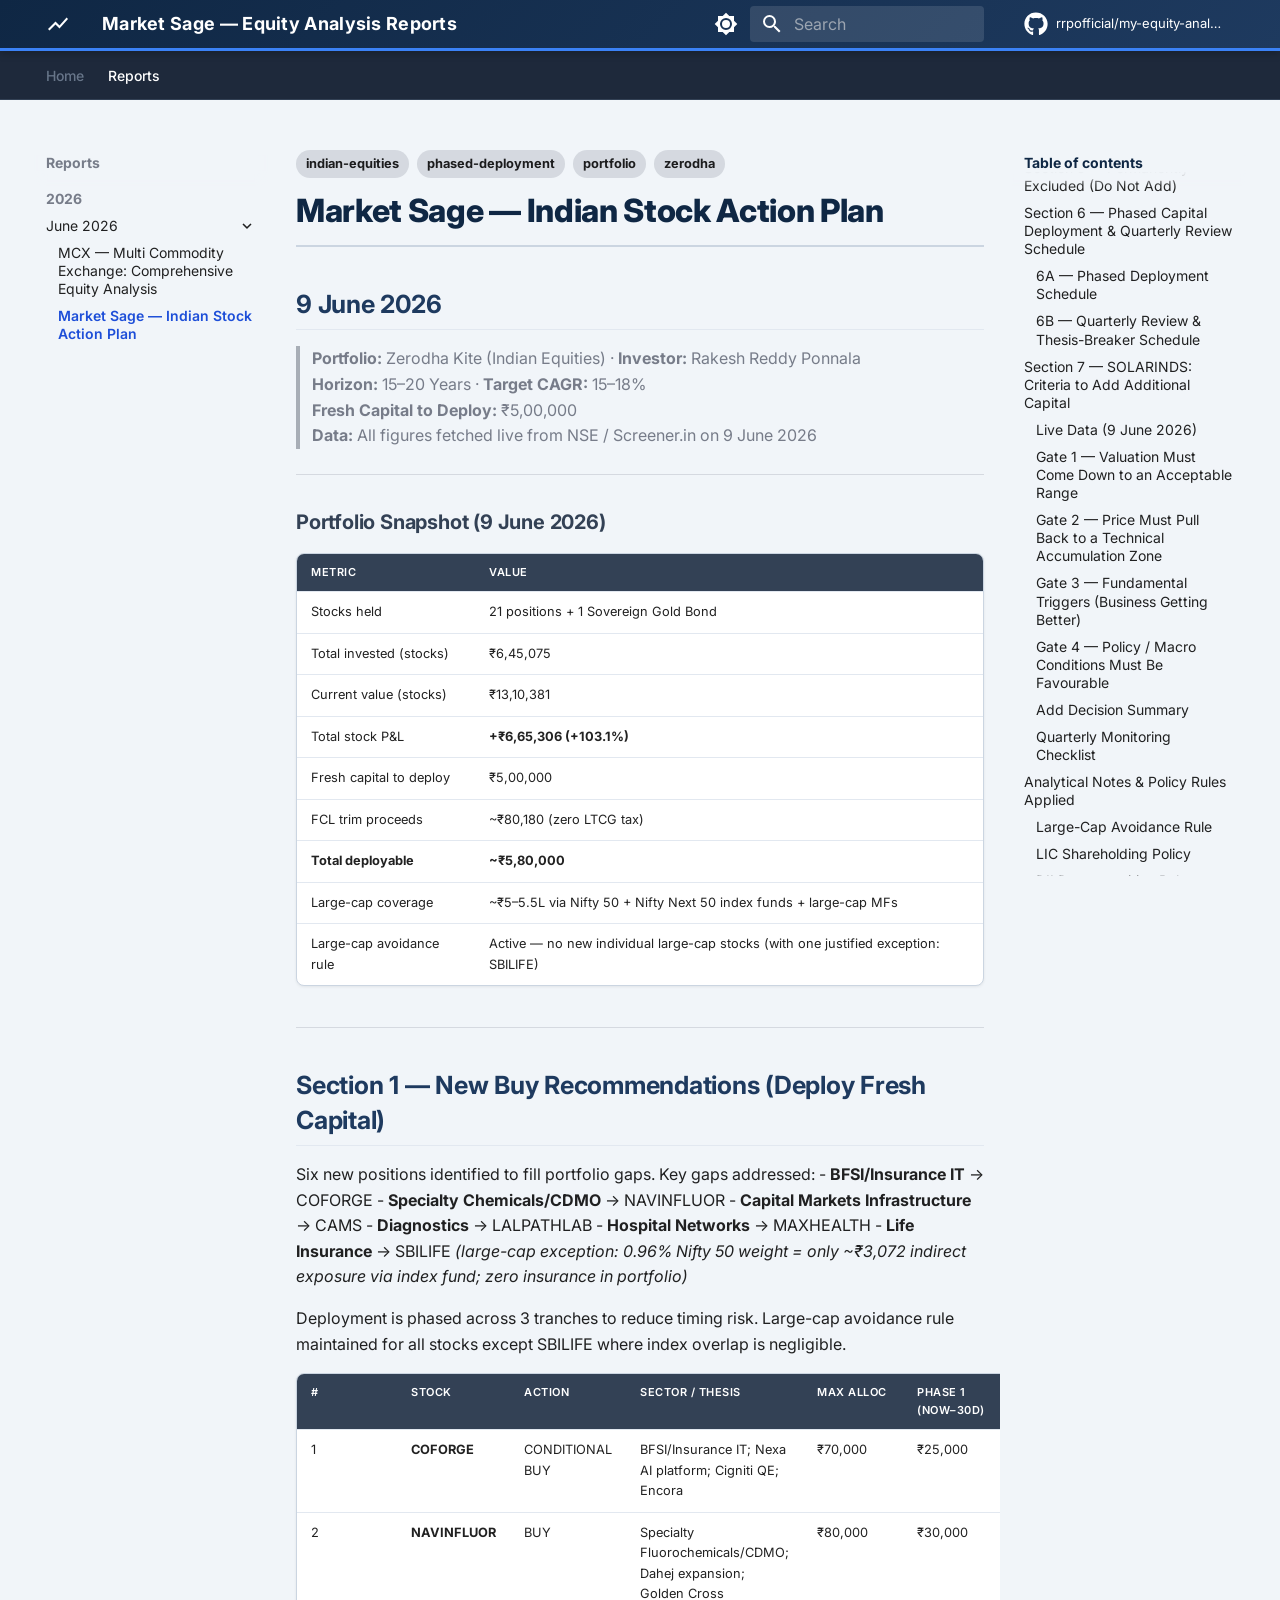
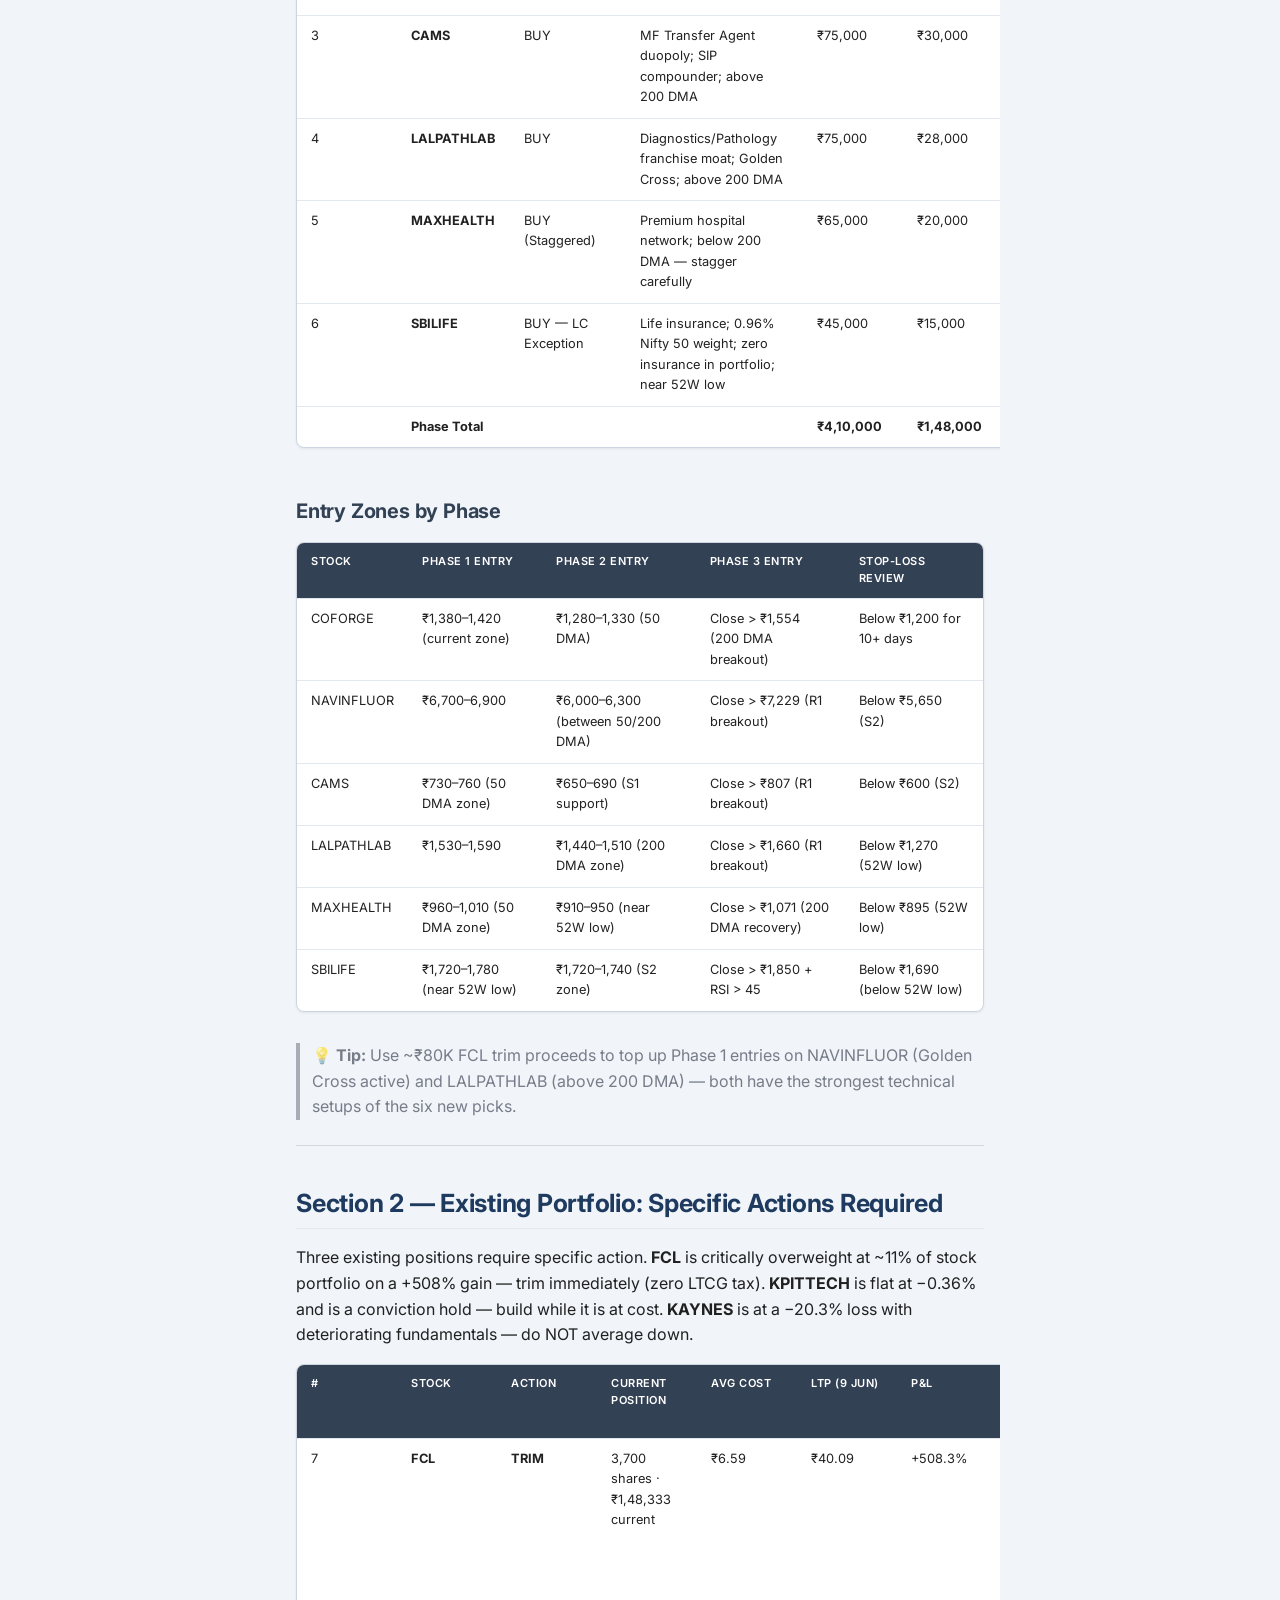
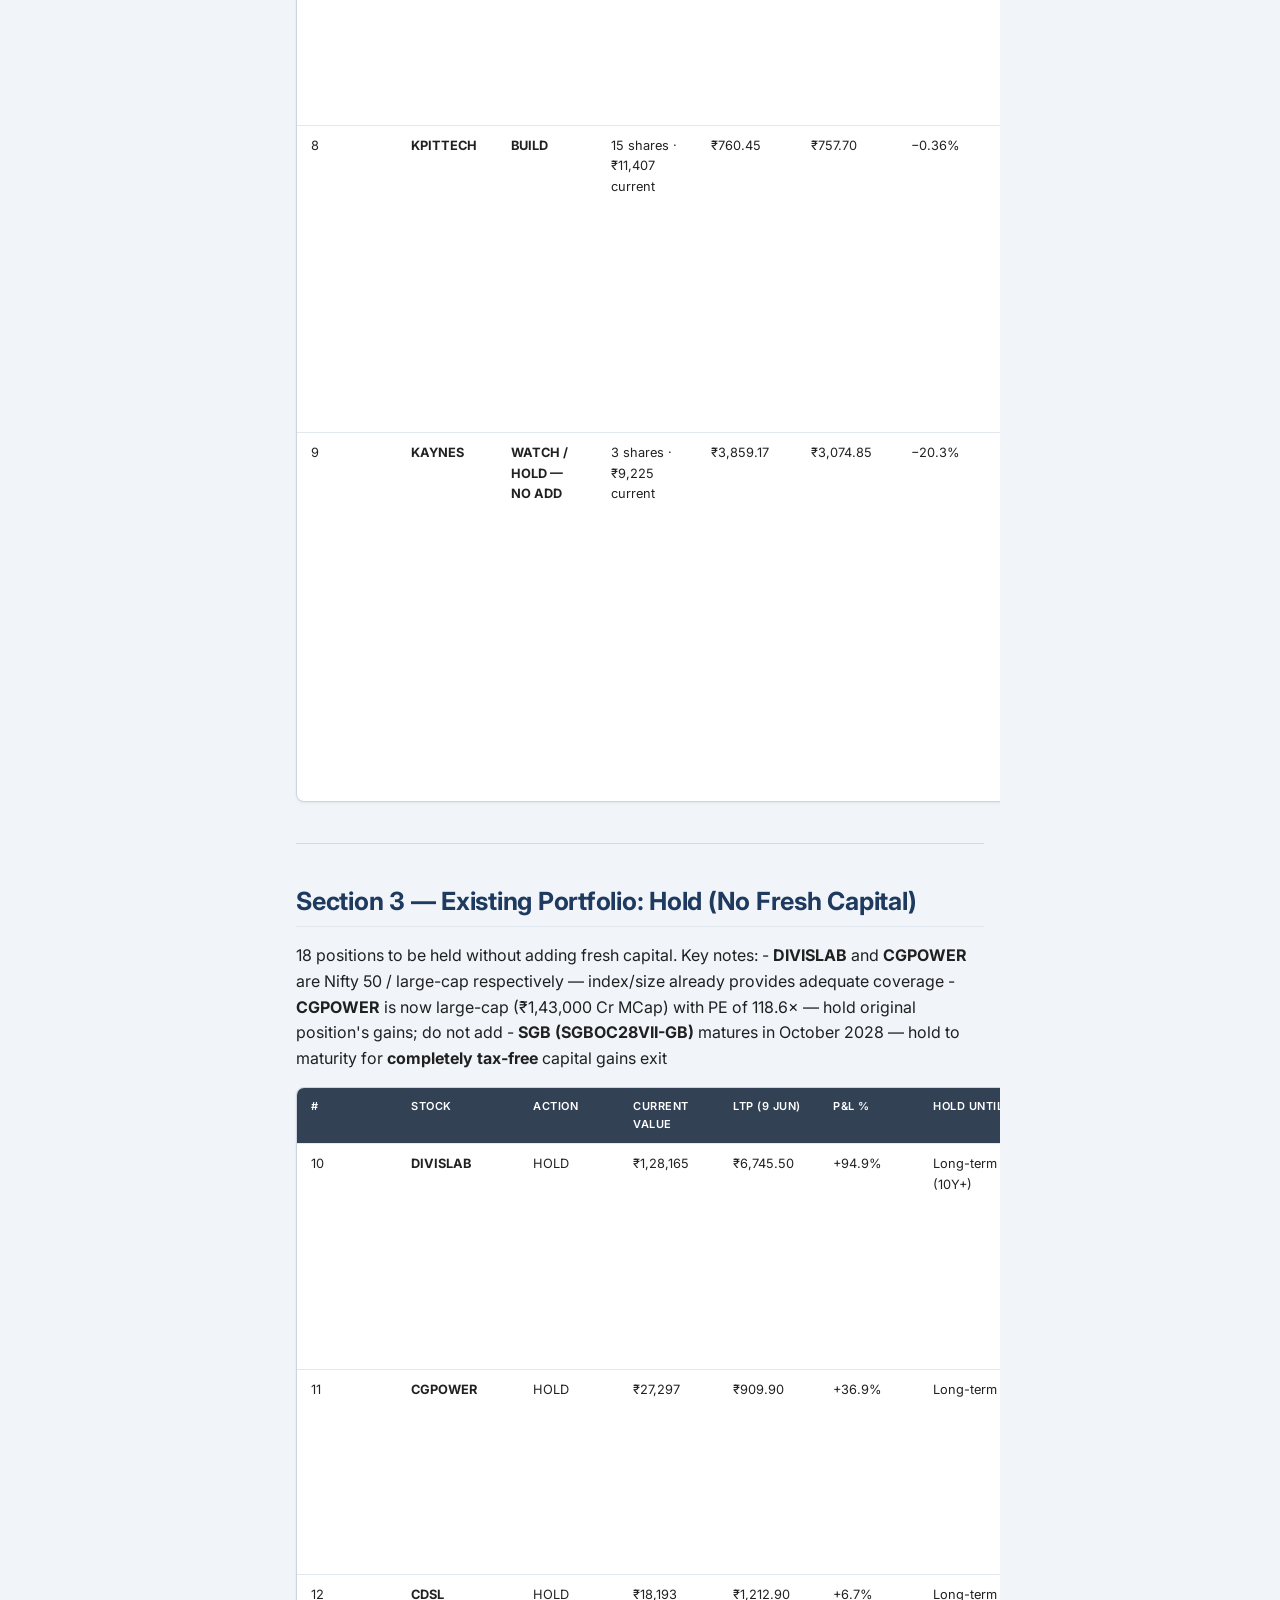
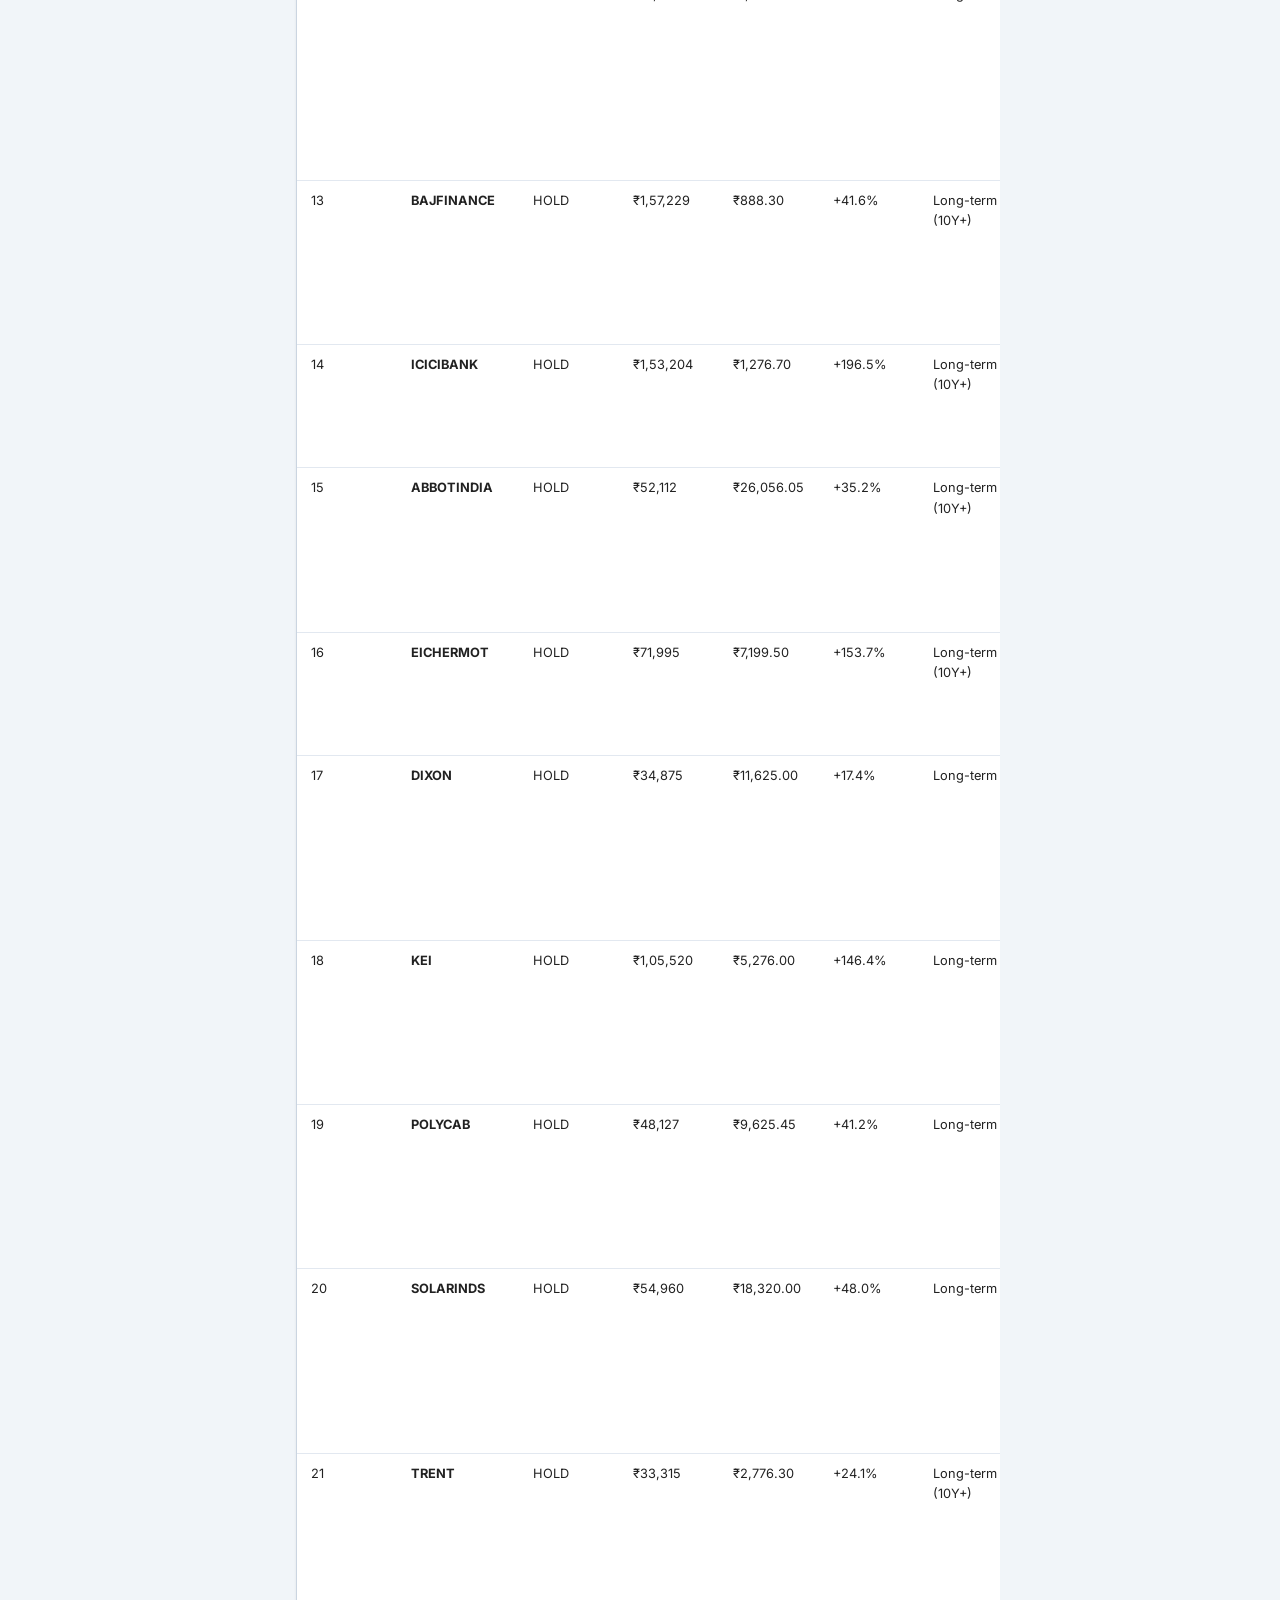
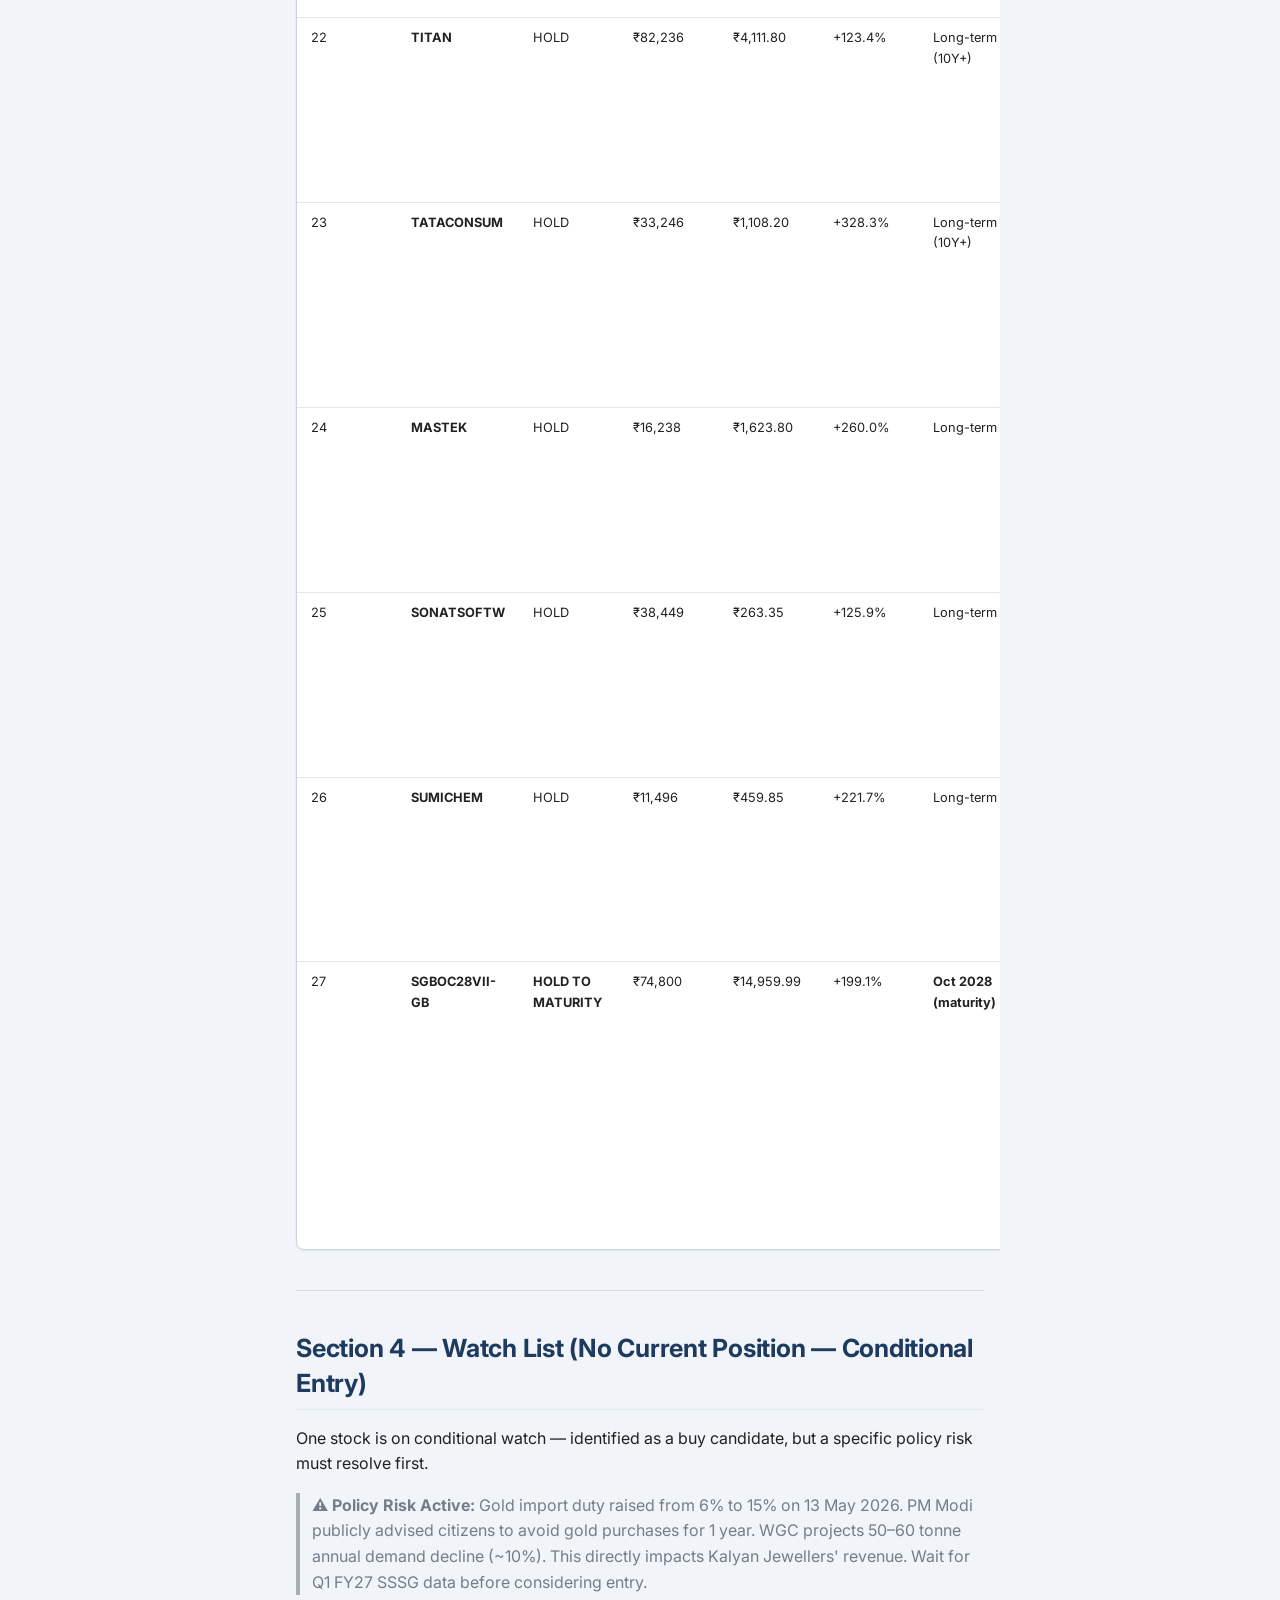
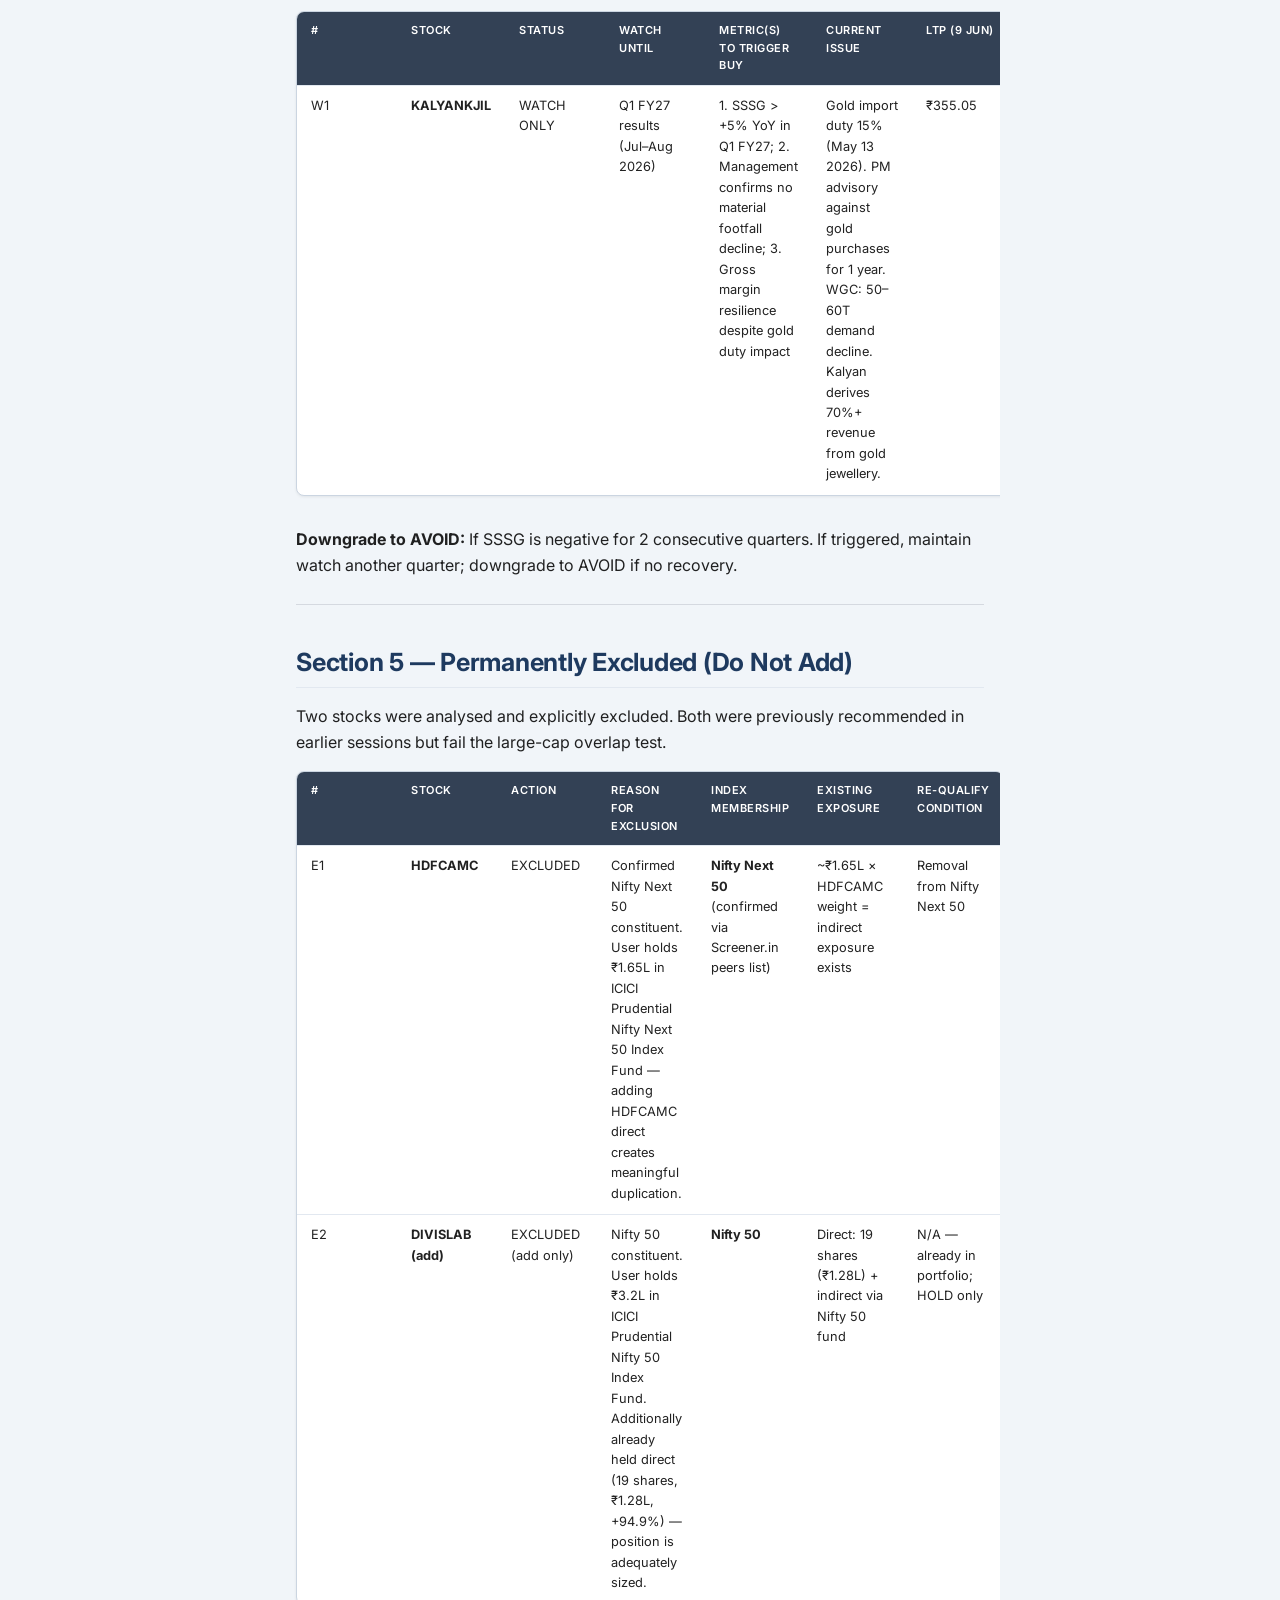
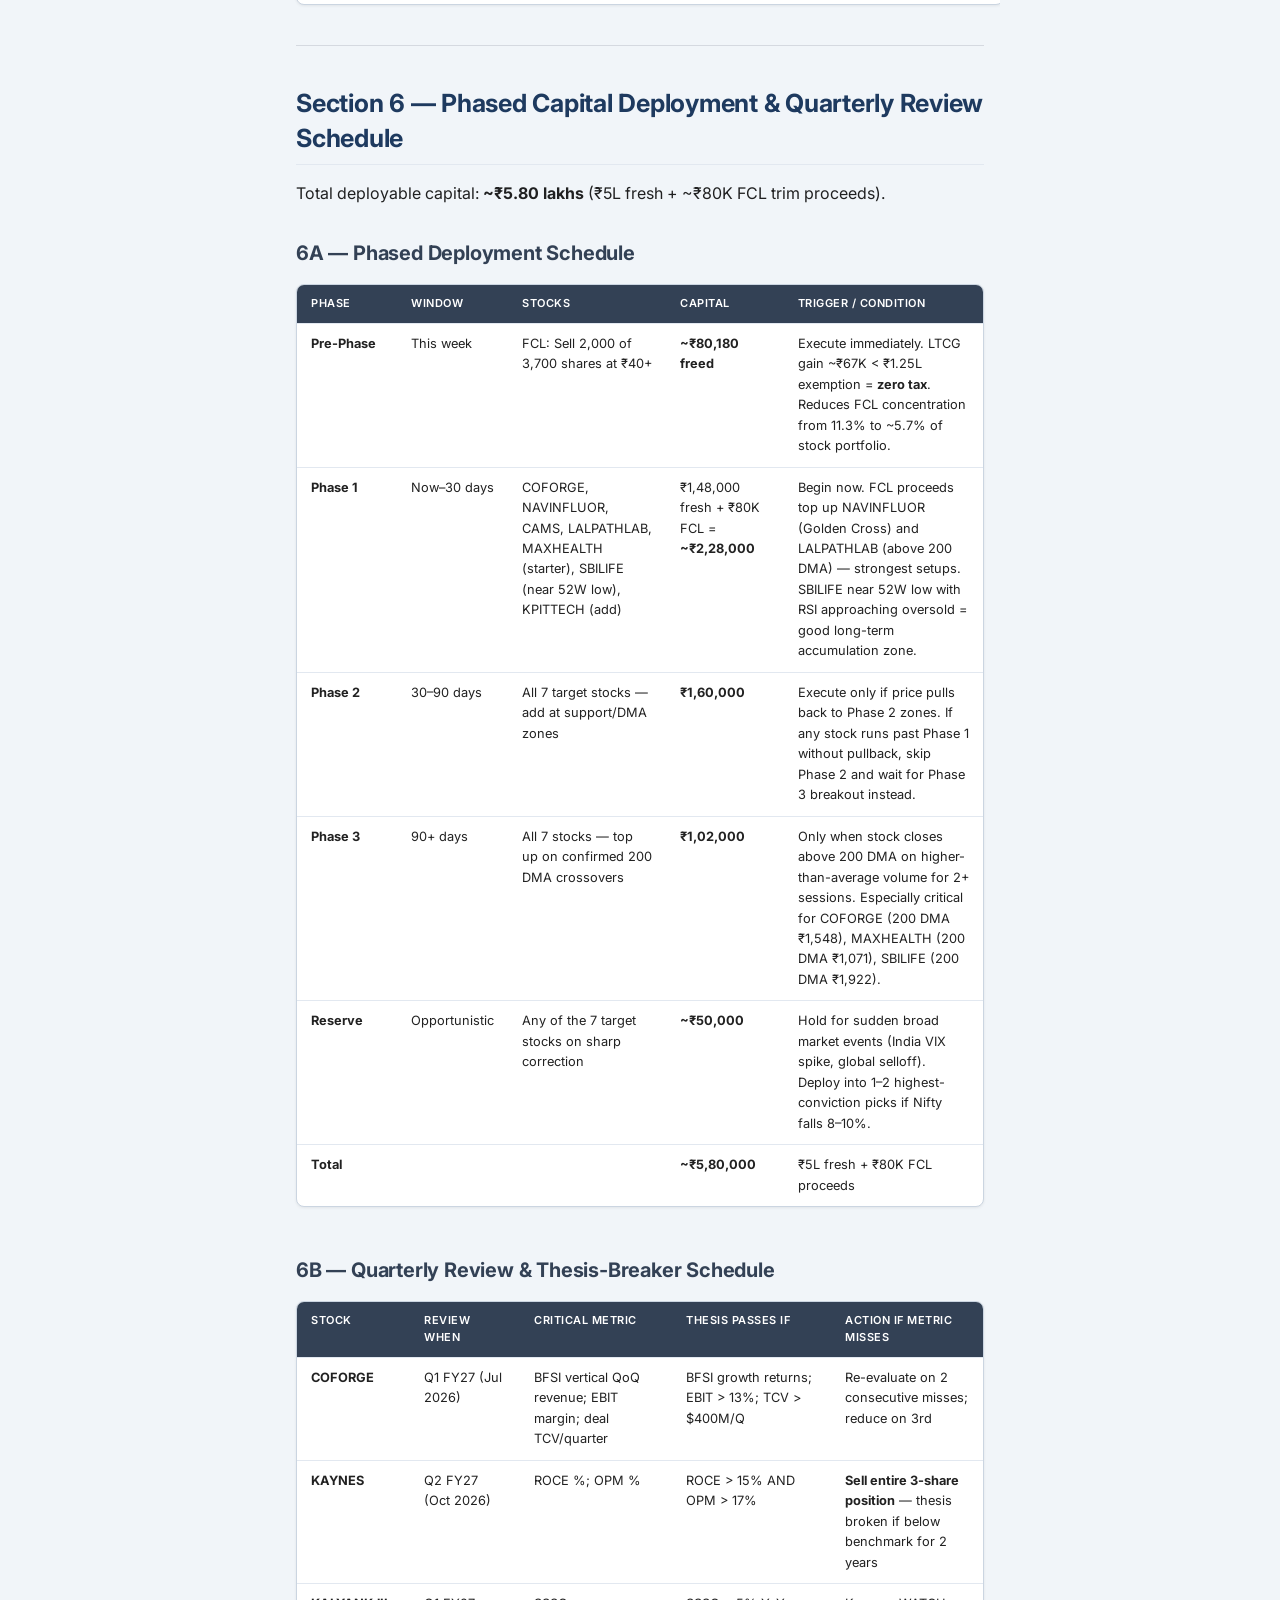
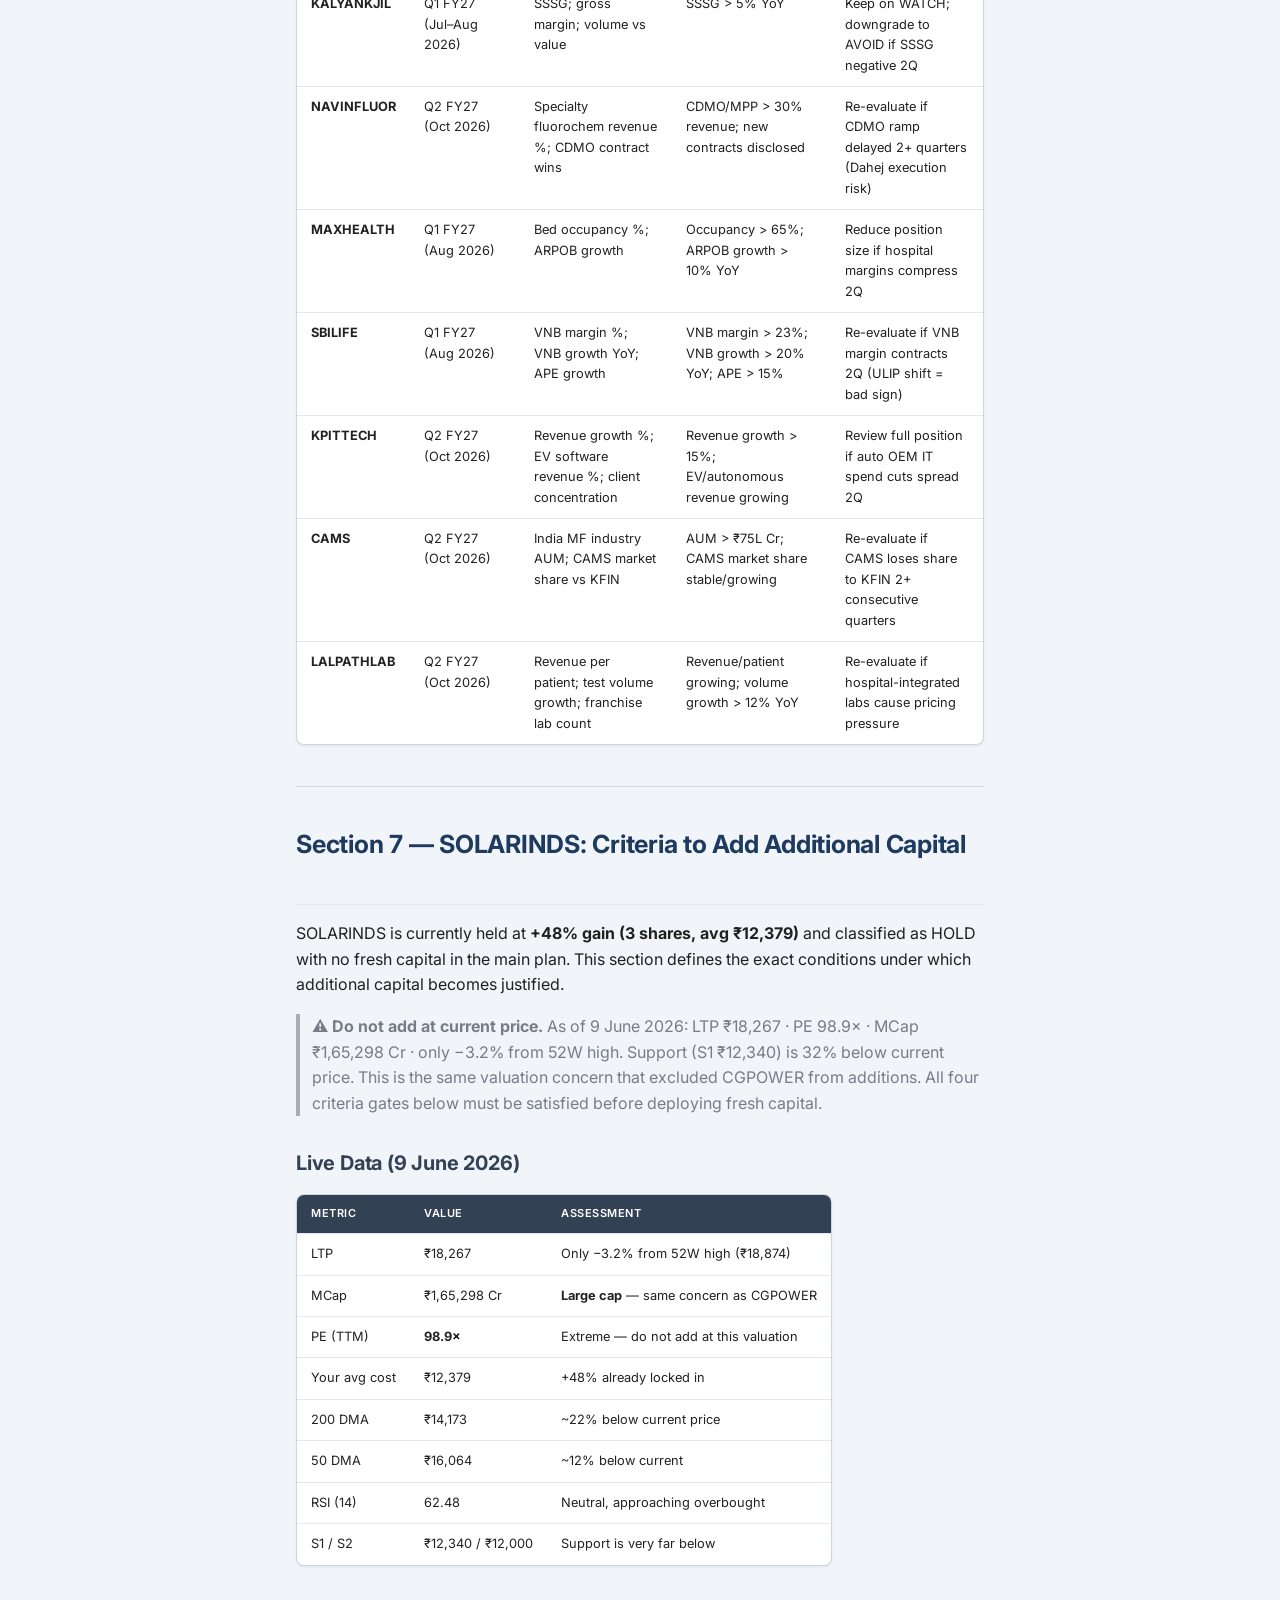
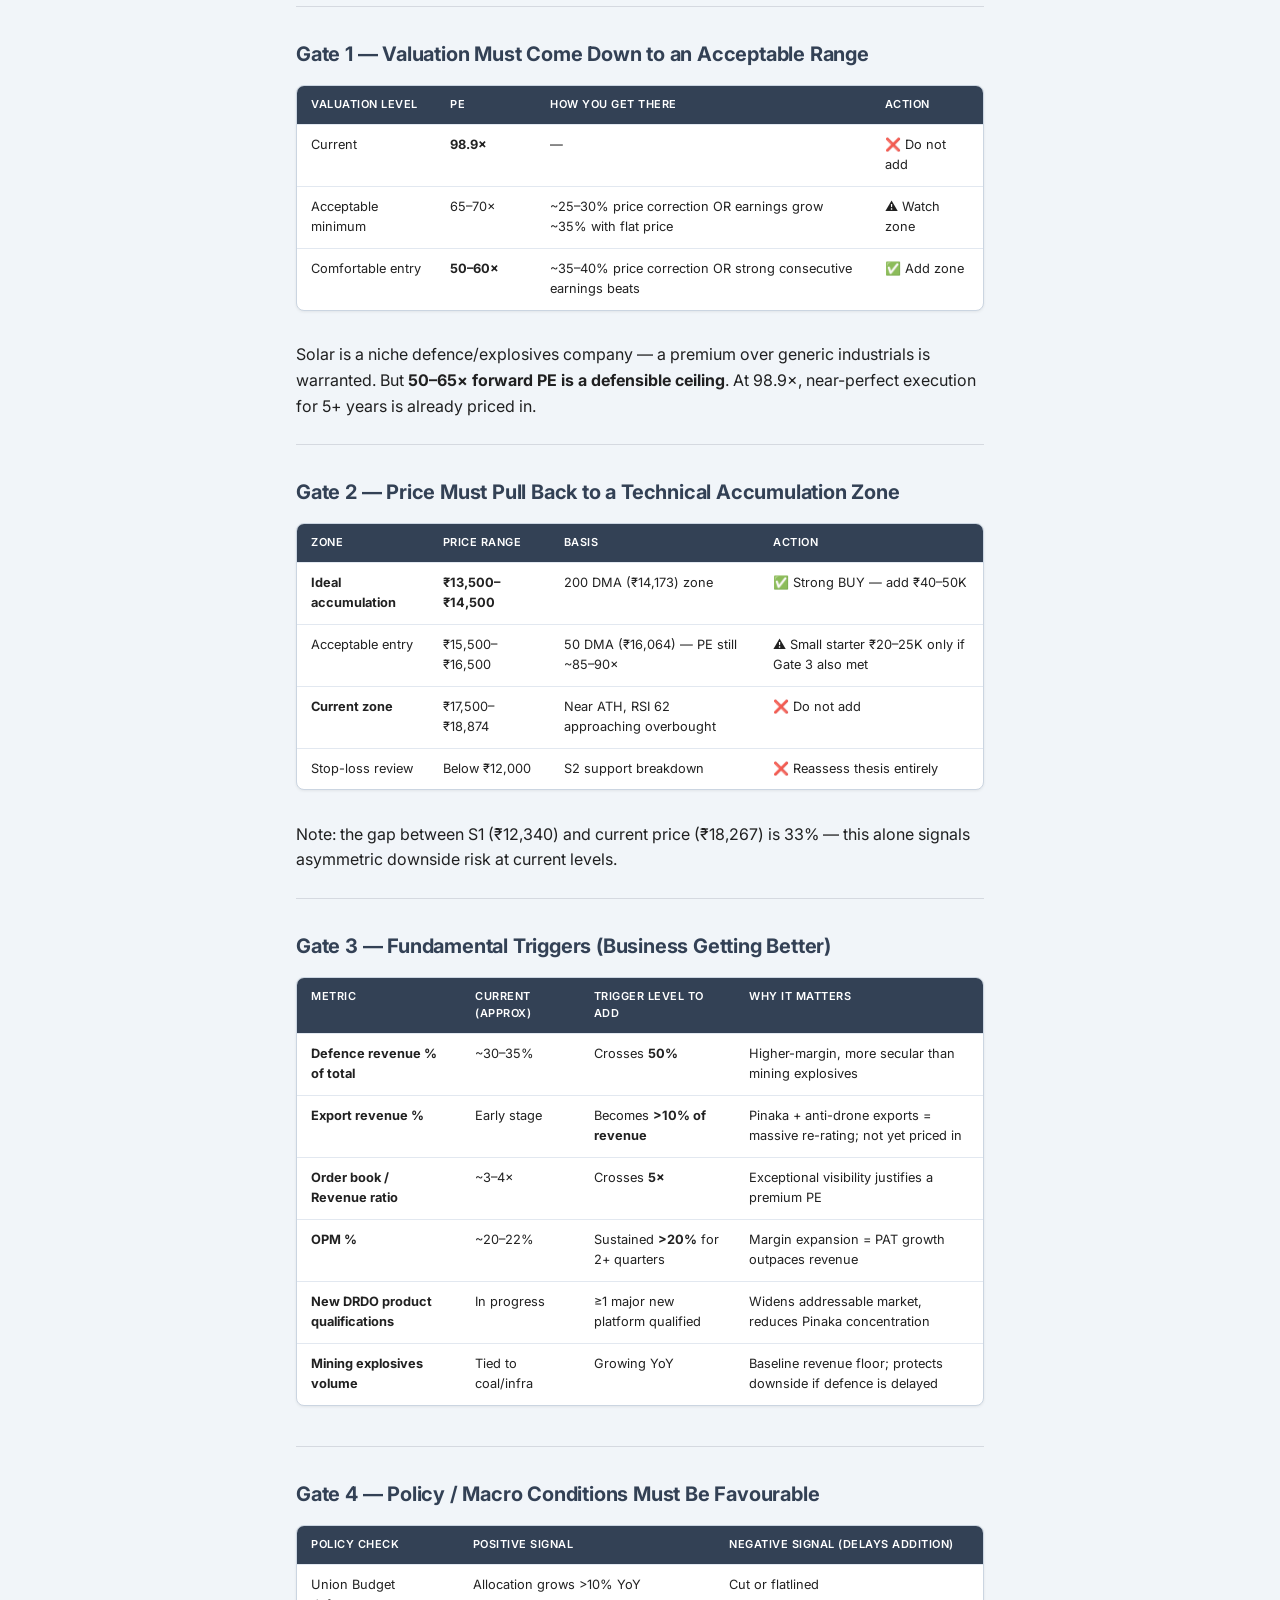
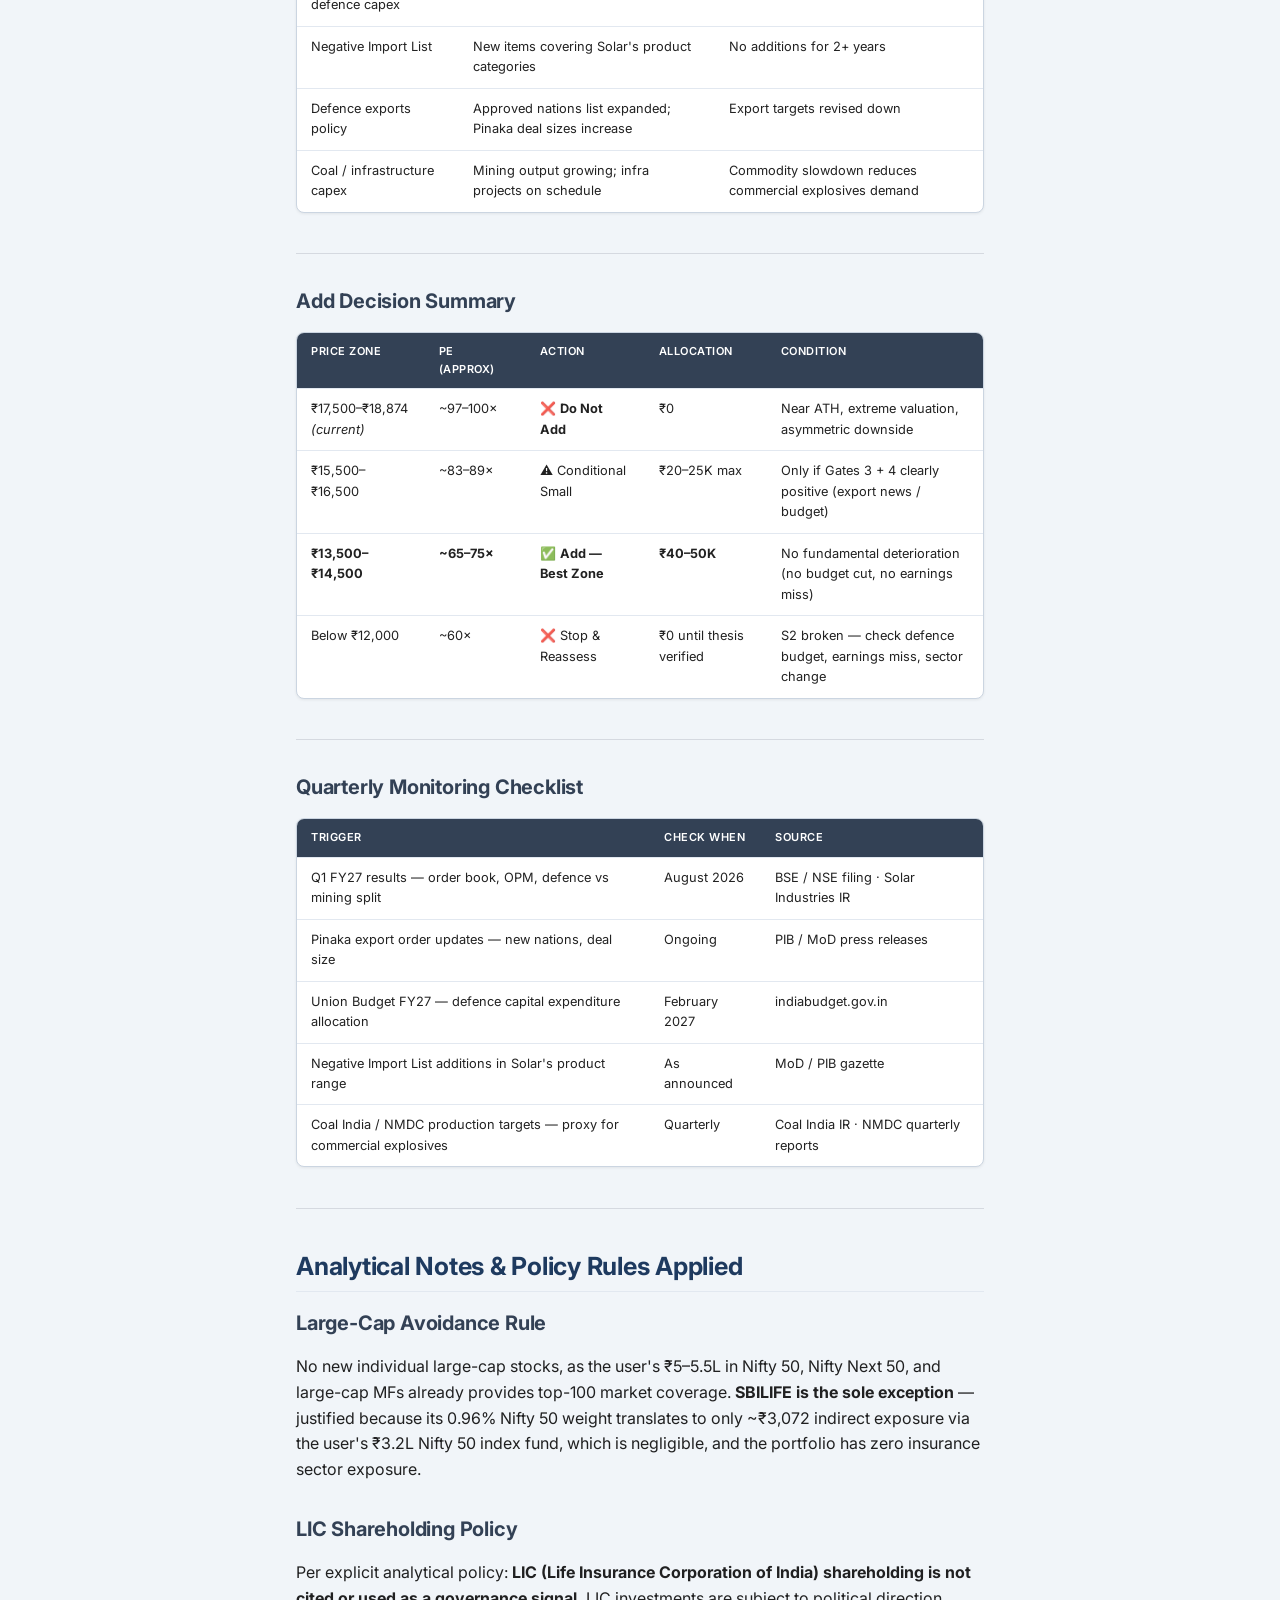
<file: reports/2026/june/market-sage-action-plan-9jun2026/index.html>
<!doctype html>
<html lang="en" class="no-js">
  <head>
    
      <meta charset="utf-8">
      <meta name="viewport" content="width=device-width,initial-scale=1">
      
        <meta name="description" content="Six new positions across BFSI-IT, Specialty Chemicals, Capital Markets, Diagnostics, Hospitals, and Life Insurance. 3-phase ₹5.80L deployment plan.">
      
      
        <meta name="author" content="Rakesh Reddy Ponnala">
      
      
        <link rel="canonical" href="https://rrpofficial.github.io/my-equity-analysis-reports/reports/2026/june/market-sage-action-plan-9jun2026/">
      
      
        <link rel="prev" href="../mcx-equity-analysis-9jun2026/">
      
      
      
        
      
      
      <link rel="icon" href="../../../../assets/images/favicon.png">
      <meta name="generator" content="mkdocs-1.6.1, mkdocs-material-9.7.6">
    
    
      
        <title>Market Sage — Indian Stock Action Plan - Market Sage — Equity Analysis Reports</title>
      
    
    
      <link rel="stylesheet" href="../../../../assets/stylesheets/main.484c7ddc.min.css">
      
        
        <link rel="stylesheet" href="../../../../assets/stylesheets/palette.ab4e12ef.min.css">
      
      


    
    
      
    
    
      
        
        
        <link rel="preconnect" href="https://fonts.gstatic.com" crossorigin>
        <link rel="stylesheet" href="https://fonts.googleapis.com/css?family=Inter:300,300i,400,400i,700,700i%7CJetBrains+Mono:400,400i,700,700i&display=fallback">
        <style>:root{--md-text-font:"Inter";--md-code-font:"JetBrains Mono"}</style>
      
    
    
      <link rel="stylesheet" href="../../../../stylesheets/extra.css">
    
    <script>__md_scope=new URL("../../../..",location),__md_hash=e=>[...e].reduce(((e,_)=>(e<<5)-e+_.charCodeAt(0)),0),__md_get=(e,_=localStorage,t=__md_scope)=>JSON.parse(_.getItem(t.pathname+"."+e)),__md_set=(e,_,t=localStorage,a=__md_scope)=>{try{t.setItem(a.pathname+"."+e,JSON.stringify(_))}catch(e){}}</script>
    
      

    
    
  </head>
  
  
    
    
      
    
    
    
    
    <body dir="ltr" data-md-color-scheme="market-sage" data-md-color-primary="custom" data-md-color-accent="custom">
  
    
    <input class="md-toggle" data-md-toggle="drawer" type="checkbox" id="__drawer" autocomplete="off">
    <input class="md-toggle" data-md-toggle="search" type="checkbox" id="__search" autocomplete="off">
    <label class="md-overlay" for="__drawer"></label>
    <div data-md-component="skip">
      
        
        <a href="#market-sage-indian-stock-action-plan" class="md-skip">
          Skip to content
        </a>
      
    </div>
    <div data-md-component="announce">
      
    </div>
    
    
      

<header class="md-header" data-md-component="header">
  <nav class="md-header__inner md-grid" aria-label="Header">
    <a href="../../../.." title="Market Sage — Equity Analysis Reports" class="md-header__button md-logo" aria-label="Market Sage — Equity Analysis Reports" data-md-component="logo">
      
  
  <svg xmlns="http://www.w3.org/2000/svg" viewBox="0 0 24 24"><path d="m3.5 18.5 6-6 4 4L22 6.92 20.59 5.5l-7.09 8-4-4L2 17z"/></svg>

    </a>
    <label class="md-header__button md-icon" for="__drawer">
      
      <svg xmlns="http://www.w3.org/2000/svg" viewBox="0 0 24 24"><path d="M3 6h18v2H3zm0 5h18v2H3zm0 5h18v2H3z"/></svg>
    </label>
    <div class="md-header__title" data-md-component="header-title">
      <div class="md-header__ellipsis">
        <div class="md-header__topic">
          <span class="md-ellipsis">
            Market Sage — Equity Analysis Reports
          </span>
        </div>
        <div class="md-header__topic" data-md-component="header-topic">
          <span class="md-ellipsis">
            
              Market Sage — Indian Stock Action Plan
            
          </span>
        </div>
      </div>
    </div>
    
      
        <form class="md-header__option" data-md-component="palette">
  
    
    
    
    <input class="md-option" data-md-color-media="(prefers-color-scheme: light)" data-md-color-scheme="market-sage" data-md-color-primary="custom" data-md-color-accent="custom"  aria-label="Switch to dark mode"  type="radio" name="__palette" id="__palette_0">
    
      <label class="md-header__button md-icon" title="Switch to dark mode" for="__palette_1" hidden>
        <svg xmlns="http://www.w3.org/2000/svg" viewBox="0 0 24 24"><path d="M12 8a4 4 0 0 0-4 4 4 4 0 0 0 4 4 4 4 0 0 0 4-4 4 4 0 0 0-4-4m0 10a6 6 0 0 1-6-6 6 6 0 0 1 6-6 6 6 0 0 1 6 6 6 6 0 0 1-6 6m8-9.31V4h-4.69L12 .69 8.69 4H4v4.69L.69 12 4 15.31V20h4.69L12 23.31 15.31 20H20v-4.69L23.31 12z"/></svg>
      </label>
    
  
    
    
    
    <input class="md-option" data-md-color-media="(prefers-color-scheme: dark)" data-md-color-scheme="slate" data-md-color-primary="blue" data-md-color-accent="light-blue"  aria-label="Switch to light mode"  type="radio" name="__palette" id="__palette_1">
    
      <label class="md-header__button md-icon" title="Switch to light mode" for="__palette_0" hidden>
        <svg xmlns="http://www.w3.org/2000/svg" viewBox="0 0 24 24"><path d="M12 18c-.89 0-1.74-.2-2.5-.55C11.56 16.5 13 14.42 13 12s-1.44-4.5-3.5-5.45C10.26 6.2 11.11 6 12 6a6 6 0 0 1 6 6 6 6 0 0 1-6 6m8-9.31V4h-4.69L12 .69 8.69 4H4v4.69L.69 12 4 15.31V20h4.69L12 23.31 15.31 20H20v-4.69L23.31 12z"/></svg>
      </label>
    
  
</form>
      
    
    
      <script>var palette=__md_get("__palette");if(palette&&palette.color){if("(prefers-color-scheme)"===palette.color.media){var media=matchMedia("(prefers-color-scheme: light)"),input=document.querySelector(media.matches?"[data-md-color-media='(prefers-color-scheme: light)']":"[data-md-color-media='(prefers-color-scheme: dark)']");palette.color.media=input.getAttribute("data-md-color-media"),palette.color.scheme=input.getAttribute("data-md-color-scheme"),palette.color.primary=input.getAttribute("data-md-color-primary"),palette.color.accent=input.getAttribute("data-md-color-accent")}for(var[key,value]of Object.entries(palette.color))document.body.setAttribute("data-md-color-"+key,value)}</script>
    
    
    
      
      
        <label class="md-header__button md-icon" for="__search">
          
          <svg xmlns="http://www.w3.org/2000/svg" viewBox="0 0 24 24"><path d="M9.5 3A6.5 6.5 0 0 1 16 9.5c0 1.61-.59 3.09-1.56 4.23l.27.27h.79l5 5-1.5 1.5-5-5v-.79l-.27-.27A6.52 6.52 0 0 1 9.5 16 6.5 6.5 0 0 1 3 9.5 6.5 6.5 0 0 1 9.5 3m0 2C7 5 5 7 5 9.5S7 14 9.5 14 14 12 14 9.5 12 5 9.5 5"/></svg>
        </label>
        <div class="md-search" data-md-component="search" role="dialog">
  <label class="md-search__overlay" for="__search"></label>
  <div class="md-search__inner" role="search">
    <form class="md-search__form" name="search">
      <input type="text" class="md-search__input" name="query" aria-label="Search" placeholder="Search" autocapitalize="off" autocorrect="off" autocomplete="off" spellcheck="false" data-md-component="search-query" required>
      <label class="md-search__icon md-icon" for="__search">
        
        <svg xmlns="http://www.w3.org/2000/svg" viewBox="0 0 24 24"><path d="M9.5 3A6.5 6.5 0 0 1 16 9.5c0 1.61-.59 3.09-1.56 4.23l.27.27h.79l5 5-1.5 1.5-5-5v-.79l-.27-.27A6.52 6.52 0 0 1 9.5 16 6.5 6.5 0 0 1 3 9.5 6.5 6.5 0 0 1 9.5 3m0 2C7 5 5 7 5 9.5S7 14 9.5 14 14 12 14 9.5 12 5 9.5 5"/></svg>
        
        <svg xmlns="http://www.w3.org/2000/svg" viewBox="0 0 24 24"><path d="M20 11v2H8l5.5 5.5-1.42 1.42L4.16 12l7.92-7.92L13.5 5.5 8 11z"/></svg>
      </label>
      <nav class="md-search__options" aria-label="Search">
        
        <button type="reset" class="md-search__icon md-icon" title="Clear" aria-label="Clear" tabindex="-1">
          
          <svg xmlns="http://www.w3.org/2000/svg" viewBox="0 0 24 24"><path d="M19 6.41 17.59 5 12 10.59 6.41 5 5 6.41 10.59 12 5 17.59 6.41 19 12 13.41 17.59 19 19 17.59 13.41 12z"/></svg>
        </button>
      </nav>
      
        <div class="md-search__suggest" data-md-component="search-suggest"></div>
      
    </form>
    <div class="md-search__output">
      <div class="md-search__scrollwrap" tabindex="0" data-md-scrollfix>
        <div class="md-search-result" data-md-component="search-result">
          <div class="md-search-result__meta">
            Initializing search
          </div>
          <ol class="md-search-result__list" role="presentation"></ol>
        </div>
      </div>
    </div>
  </div>
</div>
      
    
    
      <div class="md-header__source">
        <a href="https://github.com/rrpofficial/my-equity-analysis-reports" title="Go to repository" class="md-source" data-md-component="source">
  <div class="md-source__icon md-icon">
    
    <svg xmlns="http://www.w3.org/2000/svg" viewBox="0 0 512 512"><!--! Font Awesome Free 7.1.0 by @fontawesome - https://fontawesome.com License - https://fontawesome.com/license/free (Icons: CC BY 4.0, Fonts: SIL OFL 1.1, Code: MIT License) Copyright 2025 Fonticons, Inc.--><path d="M173.9 397.4c0 2-2.3 3.6-5.2 3.6-3.3.3-5.6-1.3-5.6-3.6 0-2 2.3-3.6 5.2-3.6 3-.3 5.6 1.3 5.6 3.6m-31.1-4.5c-.7 2 1.3 4.3 4.3 4.9 2.6 1 5.6 0 6.2-2s-1.3-4.3-4.3-5.2c-2.6-.7-5.5.3-6.2 2.3m44.2-1.7c-2.9.7-4.9 2.6-4.6 4.9.3 2 2.9 3.3 5.9 2.6 2.9-.7 4.9-2.6 4.6-4.6-.3-1.9-3-3.2-5.9-2.9M252.8 8C114.1 8 8 113.3 8 252c0 110.9 69.8 205.8 169.5 239.2 12.8 2.3 17.3-5.6 17.3-12.1 0-6.2-.3-40.4-.3-61.4 0 0-70 15-84.7-29.8 0 0-11.4-29.1-27.8-36.6 0 0-22.9-15.7 1.6-15.4 0 0 24.9 2 38.6 25.8 21.9 38.6 58.6 27.5 72.9 20.9 2.3-16 8.8-27.1 16-33.7-55.9-6.2-112.3-14.3-112.3-110.5 0-27.5 7.6-41.3 23.6-58.9-2.6-6.5-11.1-33.3 2.6-67.9 20.9-6.5 69 27 69 27 20-5.6 41.5-8.5 62.8-8.5s42.8 2.9 62.8 8.5c0 0 48.1-33.6 69-27 13.7 34.7 5.2 61.4 2.6 67.9 16 17.7 25.8 31.5 25.8 58.9 0 96.5-58.9 104.2-114.8 110.5 9.2 7.9 17 22.9 17 46.4 0 33.7-.3 75.4-.3 83.6 0 6.5 4.6 14.4 17.3 12.1C436.2 457.8 504 362.9 504 252 504 113.3 391.5 8 252.8 8M105.2 352.9c-1.3 1-1 3.3.7 5.2 1.6 1.6 3.9 2.3 5.2 1 1.3-1 1-3.3-.7-5.2-1.6-1.6-3.9-2.3-5.2-1m-10.8-8.1c-.7 1.3.3 2.9 2.3 3.9 1.6 1 3.6.7 4.3-.7.7-1.3-.3-2.9-2.3-3.9-2-.6-3.6-.3-4.3.7m32.4 35.6c-1.6 1.3-1 4.3 1.3 6.2 2.3 2.3 5.2 2.6 6.5 1 1.3-1.3.7-4.3-1.3-6.2-2.2-2.3-5.2-2.6-6.5-1m-11.4-14.7c-1.6 1-1.6 3.6 0 5.9s4.3 3.3 5.6 2.3c1.6-1.3 1.6-3.9 0-6.2-1.4-2.3-4-3.3-5.6-2"/></svg>
  </div>
  <div class="md-source__repository">
    rrpofficial/my-equity-analysis-reports
  </div>
</a>
      </div>
    
  </nav>
  
</header>
    
    <div class="md-container" data-md-component="container">
      
      
        
          
            
<nav class="md-tabs" aria-label="Tabs" data-md-component="tabs">
  <div class="md-grid">
    <ul class="md-tabs__list">
      
        
  
  
  
  
    <li class="md-tabs__item">
      <a href="../../../.." class="md-tabs__link">
        
  
  
    
  
  Home

      </a>
    </li>
  

      
        
  
  
  
    
  
  
    
    
      
  
  
  
    
  
  
    
    
      
  
  
  
    
  
  
    
    
      <li class="md-tabs__item md-tabs__item--active">
        <a href="../mcx-equity-analysis-9jun2026/" class="md-tabs__link">
          
  
  
    
  
  Reports

        </a>
      </li>
    
  

    
  

    
  

      
    </ul>
  </div>
</nav>
          
        
      
      <main class="md-main" data-md-component="main">
        <div class="md-main__inner md-grid">
          
            
              
              <div class="md-sidebar md-sidebar--primary" data-md-component="sidebar" data-md-type="navigation" >
                <div class="md-sidebar__scrollwrap">
                  <div class="md-sidebar__inner">
                    


  


<nav class="md-nav md-nav--primary md-nav--lifted" aria-label="Navigation" data-md-level="0">
  <label class="md-nav__title" for="__drawer">
    <a href="../../../.." title="Market Sage — Equity Analysis Reports" class="md-nav__button md-logo" aria-label="Market Sage — Equity Analysis Reports" data-md-component="logo">
      
  
  <svg xmlns="http://www.w3.org/2000/svg" viewBox="0 0 24 24"><path d="m3.5 18.5 6-6 4 4L22 6.92 20.59 5.5l-7.09 8-4-4L2 17z"/></svg>

    </a>
    Market Sage — Equity Analysis Reports
  </label>
  
    <div class="md-nav__source">
      <a href="https://github.com/rrpofficial/my-equity-analysis-reports" title="Go to repository" class="md-source" data-md-component="source">
  <div class="md-source__icon md-icon">
    
    <svg xmlns="http://www.w3.org/2000/svg" viewBox="0 0 512 512"><!--! Font Awesome Free 7.1.0 by @fontawesome - https://fontawesome.com License - https://fontawesome.com/license/free (Icons: CC BY 4.0, Fonts: SIL OFL 1.1, Code: MIT License) Copyright 2025 Fonticons, Inc.--><path d="M173.9 397.4c0 2-2.3 3.6-5.2 3.6-3.3.3-5.6-1.3-5.6-3.6 0-2 2.3-3.6 5.2-3.6 3-.3 5.6 1.3 5.6 3.6m-31.1-4.5c-.7 2 1.3 4.3 4.3 4.9 2.6 1 5.6 0 6.2-2s-1.3-4.3-4.3-5.2c-2.6-.7-5.5.3-6.2 2.3m44.2-1.7c-2.9.7-4.9 2.6-4.6 4.9.3 2 2.9 3.3 5.9 2.6 2.9-.7 4.9-2.6 4.6-4.6-.3-1.9-3-3.2-5.9-2.9M252.8 8C114.1 8 8 113.3 8 252c0 110.9 69.8 205.8 169.5 239.2 12.8 2.3 17.3-5.6 17.3-12.1 0-6.2-.3-40.4-.3-61.4 0 0-70 15-84.7-29.8 0 0-11.4-29.1-27.8-36.6 0 0-22.9-15.7 1.6-15.4 0 0 24.9 2 38.6 25.8 21.9 38.6 58.6 27.5 72.9 20.9 2.3-16 8.8-27.1 16-33.7-55.9-6.2-112.3-14.3-112.3-110.5 0-27.5 7.6-41.3 23.6-58.9-2.6-6.5-11.1-33.3 2.6-67.9 20.9-6.5 69 27 69 27 20-5.6 41.5-8.5 62.8-8.5s42.8 2.9 62.8 8.5c0 0 48.1-33.6 69-27 13.7 34.7 5.2 61.4 2.6 67.9 16 17.7 25.8 31.5 25.8 58.9 0 96.5-58.9 104.2-114.8 110.5 9.2 7.9 17 22.9 17 46.4 0 33.7-.3 75.4-.3 83.6 0 6.5 4.6 14.4 17.3 12.1C436.2 457.8 504 362.9 504 252 504 113.3 391.5 8 252.8 8M105.2 352.9c-1.3 1-1 3.3.7 5.2 1.6 1.6 3.9 2.3 5.2 1 1.3-1 1-3.3-.7-5.2-1.6-1.6-3.9-2.3-5.2-1m-10.8-8.1c-.7 1.3.3 2.9 2.3 3.9 1.6 1 3.6.7 4.3-.7.7-1.3-.3-2.9-2.3-3.9-2-.6-3.6-.3-4.3.7m32.4 35.6c-1.6 1.3-1 4.3 1.3 6.2 2.3 2.3 5.2 2.6 6.5 1 1.3-1.3.7-4.3-1.3-6.2-2.2-2.3-5.2-2.6-6.5-1m-11.4-14.7c-1.6 1-1.6 3.6 0 5.9s4.3 3.3 5.6 2.3c1.6-1.3 1.6-3.9 0-6.2-1.4-2.3-4-3.3-5.6-2"/></svg>
  </div>
  <div class="md-source__repository">
    rrpofficial/my-equity-analysis-reports
  </div>
</a>
    </div>
  
  <ul class="md-nav__list" data-md-scrollfix>
    
      
      
  
  
  
  
    <li class="md-nav__item">
      <a href="../../../.." class="md-nav__link">
        
  
  
  <span class="md-ellipsis">
    
  
    Home
  

    
  </span>
  
  

      </a>
    </li>
  

    
      
      
  
  
    
  
  
  
    
    
      
        
      
    
    
    
      
        
        
      
      
        
      
    
    
    <li class="md-nav__item md-nav__item--active md-nav__item--section md-nav__item--nested">
      
        
        
        <input class="md-nav__toggle md-toggle " type="checkbox" id="__nav_2" checked>
        
          
          <label class="md-nav__link" for="__nav_2" id="__nav_2_label" tabindex="">
            
  
  
  <span class="md-ellipsis">
    
  
    Reports
  

    
  </span>
  
  

            <span class="md-nav__icon md-icon"></span>
          </label>
        
        <nav class="md-nav" data-md-level="1" aria-labelledby="__nav_2_label" aria-expanded="true">
          <label class="md-nav__title" for="__nav_2">
            <span class="md-nav__icon md-icon"></span>
            
  
    Reports
  

          </label>
          <ul class="md-nav__list" data-md-scrollfix>
            
              
                
  
  
    
  
  
  
    
    
      
        
      
    
    
    
      
      
        
          
          
        
      
    
    
    <li class="md-nav__item md-nav__item--active md-nav__item--section md-nav__item--nested">
      
        
        
        <input class="md-nav__toggle md-toggle " type="checkbox" id="__nav_2_1" checked>
        
          
          <label class="md-nav__link" for="__nav_2_1" id="__nav_2_1_label" tabindex="">
            
  
  
  <span class="md-ellipsis">
    
  
    2026
  

    
  </span>
  
  

            <span class="md-nav__icon md-icon"></span>
          </label>
        
        <nav class="md-nav" data-md-level="2" aria-labelledby="__nav_2_1_label" aria-expanded="true">
          <label class="md-nav__title" for="__nav_2_1">
            <span class="md-nav__icon md-icon"></span>
            
  
    2026
  

          </label>
          <ul class="md-nav__list" data-md-scrollfix>
            
              
                
  
  
    
  
  
  
    
    
      
        
      
        
      
    
    
    
      
      
        
      
    
    
    <li class="md-nav__item md-nav__item--active md-nav__item--nested">
      
        
        
        <input class="md-nav__toggle md-toggle " type="checkbox" id="__nav_2_1_1" checked>
        
          
          <label class="md-nav__link" for="__nav_2_1_1" id="__nav_2_1_1_label" tabindex="0">
            
  
  
  <span class="md-ellipsis">
    
  
    June 2026
  

    
  </span>
  
  

            <span class="md-nav__icon md-icon"></span>
          </label>
        
        <nav class="md-nav" data-md-level="3" aria-labelledby="__nav_2_1_1_label" aria-expanded="true">
          <label class="md-nav__title" for="__nav_2_1_1">
            <span class="md-nav__icon md-icon"></span>
            
  
    June 2026
  

          </label>
          <ul class="md-nav__list" data-md-scrollfix>
            
              
                
  
  
  
  
    <li class="md-nav__item">
      <a href="../mcx-equity-analysis-9jun2026/" class="md-nav__link">
        
  
  
  <span class="md-ellipsis">
    
  
    MCX — Multi Commodity Exchange: Comprehensive Equity Analysis
  

    
  </span>
  
  

      </a>
    </li>
  

              
            
              
                
  
  
    
  
  
  
    <li class="md-nav__item md-nav__item--active">
      
      <input class="md-nav__toggle md-toggle" type="checkbox" id="__toc">
      
      
        
      
      
        <label class="md-nav__link md-nav__link--active" for="__toc">
          
  
  
  <span class="md-ellipsis">
    
  
    Market Sage — Indian Stock Action Plan
  

    
  </span>
  
  

          <span class="md-nav__icon md-icon"></span>
        </label>
      
      <a href="./" class="md-nav__link md-nav__link--active">
        
  
  
  <span class="md-ellipsis">
    
  
    Market Sage — Indian Stock Action Plan
  

    
  </span>
  
  

      </a>
      
        

<nav class="md-nav md-nav--secondary" aria-label="Table of contents">
  
  
  
    
  
  
    <label class="md-nav__title" for="__toc">
      <span class="md-nav__icon md-icon"></span>
      Table of contents
    </label>
    <ul class="md-nav__list" data-md-component="toc" data-md-scrollfix>
      
        <li class="md-nav__item">
  <a href="#9-june-2026" class="md-nav__link">
    <span class="md-ellipsis">
      
        9 June 2026
      
    </span>
  </a>
  
    <nav class="md-nav" aria-label="9 June 2026">
      <ul class="md-nav__list">
        
          <li class="md-nav__item">
  <a href="#portfolio-snapshot-9-june-2026" class="md-nav__link">
    <span class="md-ellipsis">
      
        Portfolio Snapshot (9 June 2026)
      
    </span>
  </a>
  
</li>
        
      </ul>
    </nav>
  
</li>
      
        <li class="md-nav__item">
  <a href="#section-1-new-buy-recommendations-deploy-fresh-capital" class="md-nav__link">
    <span class="md-ellipsis">
      
        Section 1 — New Buy Recommendations (Deploy Fresh Capital)
      
    </span>
  </a>
  
    <nav class="md-nav" aria-label="Section 1 — New Buy Recommendations (Deploy Fresh Capital)">
      <ul class="md-nav__list">
        
          <li class="md-nav__item">
  <a href="#entry-zones-by-phase" class="md-nav__link">
    <span class="md-ellipsis">
      
        Entry Zones by Phase
      
    </span>
  </a>
  
</li>
        
      </ul>
    </nav>
  
</li>
      
        <li class="md-nav__item">
  <a href="#section-2-existing-portfolio-specific-actions-required" class="md-nav__link">
    <span class="md-ellipsis">
      
        Section 2 — Existing Portfolio: Specific Actions Required
      
    </span>
  </a>
  
</li>
      
        <li class="md-nav__item">
  <a href="#section-3-existing-portfolio-hold-no-fresh-capital" class="md-nav__link">
    <span class="md-ellipsis">
      
        Section 3 — Existing Portfolio: Hold (No Fresh Capital)
      
    </span>
  </a>
  
</li>
      
        <li class="md-nav__item">
  <a href="#section-4-watch-list-no-current-position-conditional-entry" class="md-nav__link">
    <span class="md-ellipsis">
      
        Section 4 — Watch List (No Current Position — Conditional Entry)
      
    </span>
  </a>
  
</li>
      
        <li class="md-nav__item">
  <a href="#section-5-permanently-excluded-do-not-add" class="md-nav__link">
    <span class="md-ellipsis">
      
        Section 5 — Permanently Excluded (Do Not Add)
      
    </span>
  </a>
  
</li>
      
        <li class="md-nav__item">
  <a href="#section-6-phased-capital-deployment-quarterly-review-schedule" class="md-nav__link">
    <span class="md-ellipsis">
      
        Section 6 — Phased Capital Deployment &amp; Quarterly Review Schedule
      
    </span>
  </a>
  
    <nav class="md-nav" aria-label="Section 6 — Phased Capital Deployment &amp; Quarterly Review Schedule">
      <ul class="md-nav__list">
        
          <li class="md-nav__item">
  <a href="#6a-phased-deployment-schedule" class="md-nav__link">
    <span class="md-ellipsis">
      
        6A — Phased Deployment Schedule
      
    </span>
  </a>
  
</li>
        
          <li class="md-nav__item">
  <a href="#6b-quarterly-review-thesis-breaker-schedule" class="md-nav__link">
    <span class="md-ellipsis">
      
        6B — Quarterly Review &amp; Thesis-Breaker Schedule
      
    </span>
  </a>
  
</li>
        
      </ul>
    </nav>
  
</li>
      
        <li class="md-nav__item">
  <a href="#section-7-solarinds-criteria-to-add-additional-capital" class="md-nav__link">
    <span class="md-ellipsis">
      
        Section 7 — SOLARINDS: Criteria to Add Additional Capital
      
    </span>
  </a>
  
    <nav class="md-nav" aria-label="Section 7 — SOLARINDS: Criteria to Add Additional Capital">
      <ul class="md-nav__list">
        
          <li class="md-nav__item">
  <a href="#live-data-9-june-2026" class="md-nav__link">
    <span class="md-ellipsis">
      
        Live Data (9 June 2026)
      
    </span>
  </a>
  
</li>
        
          <li class="md-nav__item">
  <a href="#gate-1-valuation-must-come-down-to-an-acceptable-range" class="md-nav__link">
    <span class="md-ellipsis">
      
        Gate 1 — Valuation Must Come Down to an Acceptable Range
      
    </span>
  </a>
  
</li>
        
          <li class="md-nav__item">
  <a href="#gate-2-price-must-pull-back-to-a-technical-accumulation-zone" class="md-nav__link">
    <span class="md-ellipsis">
      
        Gate 2 — Price Must Pull Back to a Technical Accumulation Zone
      
    </span>
  </a>
  
</li>
        
          <li class="md-nav__item">
  <a href="#gate-3-fundamental-triggers-business-getting-better" class="md-nav__link">
    <span class="md-ellipsis">
      
        Gate 3 — Fundamental Triggers (Business Getting Better)
      
    </span>
  </a>
  
</li>
        
          <li class="md-nav__item">
  <a href="#gate-4-policy-macro-conditions-must-be-favourable" class="md-nav__link">
    <span class="md-ellipsis">
      
        Gate 4 — Policy / Macro Conditions Must Be Favourable
      
    </span>
  </a>
  
</li>
        
          <li class="md-nav__item">
  <a href="#add-decision-summary" class="md-nav__link">
    <span class="md-ellipsis">
      
        Add Decision Summary
      
    </span>
  </a>
  
</li>
        
          <li class="md-nav__item">
  <a href="#quarterly-monitoring-checklist" class="md-nav__link">
    <span class="md-ellipsis">
      
        Quarterly Monitoring Checklist
      
    </span>
  </a>
  
</li>
        
      </ul>
    </nav>
  
</li>
      
        <li class="md-nav__item">
  <a href="#analytical-notes-policy-rules-applied" class="md-nav__link">
    <span class="md-ellipsis">
      
        Analytical Notes &amp; Policy Rules Applied
      
    </span>
  </a>
  
    <nav class="md-nav" aria-label="Analytical Notes &amp; Policy Rules Applied">
      <ul class="md-nav__list">
        
          <li class="md-nav__item">
  <a href="#large-cap-avoidance-rule" class="md-nav__link">
    <span class="md-ellipsis">
      
        Large-Cap Avoidance Rule
      
    </span>
  </a>
  
</li>
        
          <li class="md-nav__item">
  <a href="#lic-shareholding-policy" class="md-nav__link">
    <span class="md-ellipsis">
      
        LIC Shareholding Policy
      
    </span>
  </a>
  
</li>
        
          <li class="md-nav__item">
  <a href="#dii-decomposition-rule" class="md-nav__link">
    <span class="md-ellipsis">
      
        DII Decomposition Rule
      
    </span>
  </a>
  
</li>
        
      </ul>
    </nav>
  
</li>
      
        <li class="md-nav__item">
  <a href="#disclaimer" class="md-nav__link">
    <span class="md-ellipsis">
      
        Disclaimer
      
    </span>
  </a>
  
</li>
      
    </ul>
  
</nav>
      
    </li>
  

              
            
          </ul>
        </nav>
      
    </li>
  

              
            
          </ul>
        </nav>
      
    </li>
  

              
            
          </ul>
        </nav>
      
    </li>
  

    
  </ul>
</nav>
                  </div>
                </div>
              </div>
            
            
              
              <div class="md-sidebar md-sidebar--secondary" data-md-component="sidebar" data-md-type="toc" >
                <div class="md-sidebar__scrollwrap">
                  <div class="md-sidebar__inner">
                    

<nav class="md-nav md-nav--secondary" aria-label="Table of contents">
  
  
  
    
  
  
    <label class="md-nav__title" for="__toc">
      <span class="md-nav__icon md-icon"></span>
      Table of contents
    </label>
    <ul class="md-nav__list" data-md-component="toc" data-md-scrollfix>
      
        <li class="md-nav__item">
  <a href="#9-june-2026" class="md-nav__link">
    <span class="md-ellipsis">
      
        9 June 2026
      
    </span>
  </a>
  
    <nav class="md-nav" aria-label="9 June 2026">
      <ul class="md-nav__list">
        
          <li class="md-nav__item">
  <a href="#portfolio-snapshot-9-june-2026" class="md-nav__link">
    <span class="md-ellipsis">
      
        Portfolio Snapshot (9 June 2026)
      
    </span>
  </a>
  
</li>
        
      </ul>
    </nav>
  
</li>
      
        <li class="md-nav__item">
  <a href="#section-1-new-buy-recommendations-deploy-fresh-capital" class="md-nav__link">
    <span class="md-ellipsis">
      
        Section 1 — New Buy Recommendations (Deploy Fresh Capital)
      
    </span>
  </a>
  
    <nav class="md-nav" aria-label="Section 1 — New Buy Recommendations (Deploy Fresh Capital)">
      <ul class="md-nav__list">
        
          <li class="md-nav__item">
  <a href="#entry-zones-by-phase" class="md-nav__link">
    <span class="md-ellipsis">
      
        Entry Zones by Phase
      
    </span>
  </a>
  
</li>
        
      </ul>
    </nav>
  
</li>
      
        <li class="md-nav__item">
  <a href="#section-2-existing-portfolio-specific-actions-required" class="md-nav__link">
    <span class="md-ellipsis">
      
        Section 2 — Existing Portfolio: Specific Actions Required
      
    </span>
  </a>
  
</li>
      
        <li class="md-nav__item">
  <a href="#section-3-existing-portfolio-hold-no-fresh-capital" class="md-nav__link">
    <span class="md-ellipsis">
      
        Section 3 — Existing Portfolio: Hold (No Fresh Capital)
      
    </span>
  </a>
  
</li>
      
        <li class="md-nav__item">
  <a href="#section-4-watch-list-no-current-position-conditional-entry" class="md-nav__link">
    <span class="md-ellipsis">
      
        Section 4 — Watch List (No Current Position — Conditional Entry)
      
    </span>
  </a>
  
</li>
      
        <li class="md-nav__item">
  <a href="#section-5-permanently-excluded-do-not-add" class="md-nav__link">
    <span class="md-ellipsis">
      
        Section 5 — Permanently Excluded (Do Not Add)
      
    </span>
  </a>
  
</li>
      
        <li class="md-nav__item">
  <a href="#section-6-phased-capital-deployment-quarterly-review-schedule" class="md-nav__link">
    <span class="md-ellipsis">
      
        Section 6 — Phased Capital Deployment &amp; Quarterly Review Schedule
      
    </span>
  </a>
  
    <nav class="md-nav" aria-label="Section 6 — Phased Capital Deployment &amp; Quarterly Review Schedule">
      <ul class="md-nav__list">
        
          <li class="md-nav__item">
  <a href="#6a-phased-deployment-schedule" class="md-nav__link">
    <span class="md-ellipsis">
      
        6A — Phased Deployment Schedule
      
    </span>
  </a>
  
</li>
        
          <li class="md-nav__item">
  <a href="#6b-quarterly-review-thesis-breaker-schedule" class="md-nav__link">
    <span class="md-ellipsis">
      
        6B — Quarterly Review &amp; Thesis-Breaker Schedule
      
    </span>
  </a>
  
</li>
        
      </ul>
    </nav>
  
</li>
      
        <li class="md-nav__item">
  <a href="#section-7-solarinds-criteria-to-add-additional-capital" class="md-nav__link">
    <span class="md-ellipsis">
      
        Section 7 — SOLARINDS: Criteria to Add Additional Capital
      
    </span>
  </a>
  
    <nav class="md-nav" aria-label="Section 7 — SOLARINDS: Criteria to Add Additional Capital">
      <ul class="md-nav__list">
        
          <li class="md-nav__item">
  <a href="#live-data-9-june-2026" class="md-nav__link">
    <span class="md-ellipsis">
      
        Live Data (9 June 2026)
      
    </span>
  </a>
  
</li>
        
          <li class="md-nav__item">
  <a href="#gate-1-valuation-must-come-down-to-an-acceptable-range" class="md-nav__link">
    <span class="md-ellipsis">
      
        Gate 1 — Valuation Must Come Down to an Acceptable Range
      
    </span>
  </a>
  
</li>
        
          <li class="md-nav__item">
  <a href="#gate-2-price-must-pull-back-to-a-technical-accumulation-zone" class="md-nav__link">
    <span class="md-ellipsis">
      
        Gate 2 — Price Must Pull Back to a Technical Accumulation Zone
      
    </span>
  </a>
  
</li>
        
          <li class="md-nav__item">
  <a href="#gate-3-fundamental-triggers-business-getting-better" class="md-nav__link">
    <span class="md-ellipsis">
      
        Gate 3 — Fundamental Triggers (Business Getting Better)
      
    </span>
  </a>
  
</li>
        
          <li class="md-nav__item">
  <a href="#gate-4-policy-macro-conditions-must-be-favourable" class="md-nav__link">
    <span class="md-ellipsis">
      
        Gate 4 — Policy / Macro Conditions Must Be Favourable
      
    </span>
  </a>
  
</li>
        
          <li class="md-nav__item">
  <a href="#add-decision-summary" class="md-nav__link">
    <span class="md-ellipsis">
      
        Add Decision Summary
      
    </span>
  </a>
  
</li>
        
          <li class="md-nav__item">
  <a href="#quarterly-monitoring-checklist" class="md-nav__link">
    <span class="md-ellipsis">
      
        Quarterly Monitoring Checklist
      
    </span>
  </a>
  
</li>
        
      </ul>
    </nav>
  
</li>
      
        <li class="md-nav__item">
  <a href="#analytical-notes-policy-rules-applied" class="md-nav__link">
    <span class="md-ellipsis">
      
        Analytical Notes &amp; Policy Rules Applied
      
    </span>
  </a>
  
    <nav class="md-nav" aria-label="Analytical Notes &amp; Policy Rules Applied">
      <ul class="md-nav__list">
        
          <li class="md-nav__item">
  <a href="#large-cap-avoidance-rule" class="md-nav__link">
    <span class="md-ellipsis">
      
        Large-Cap Avoidance Rule
      
    </span>
  </a>
  
</li>
        
          <li class="md-nav__item">
  <a href="#lic-shareholding-policy" class="md-nav__link">
    <span class="md-ellipsis">
      
        LIC Shareholding Policy
      
    </span>
  </a>
  
</li>
        
          <li class="md-nav__item">
  <a href="#dii-decomposition-rule" class="md-nav__link">
    <span class="md-ellipsis">
      
        DII Decomposition Rule
      
    </span>
  </a>
  
</li>
        
      </ul>
    </nav>
  
</li>
      
        <li class="md-nav__item">
  <a href="#disclaimer" class="md-nav__link">
    <span class="md-ellipsis">
      
        Disclaimer
      
    </span>
  </a>
  
</li>
      
    </ul>
  
</nav>
                  </div>
                </div>
              </div>
            
          
          
            <div class="md-content" data-md-component="content">
              
              <article class="md-content__inner md-typeset">
                
                  

  <nav class="md-tags" >
    
      
      
      
      
        <span class="md-tag">indian-equities</span>
      
    
      
      
      
      
        <span class="md-tag">phased-deployment</span>
      
    
      
      
      
      
        <span class="md-tag">portfolio</span>
      
    
      
      
      
      
        <span class="md-tag">zerodha</span>
      
    
  </nav>


  
  


<h1 id="market-sage-indian-stock-action-plan">Market Sage — Indian Stock Action Plan<a class="headerlink" href="#market-sage-indian-stock-action-plan" title="Permanent link">&para;</a></h1>
<h2 id="9-june-2026">9 June 2026<a class="headerlink" href="#9-june-2026" title="Permanent link">&para;</a></h2>
<blockquote>
<p><strong>Portfolio:</strong> Zerodha Kite (Indian Equities) · <strong>Investor:</strong> Rakesh Reddy Ponnala<br />
<strong>Horizon:</strong> 15–20 Years · <strong>Target CAGR:</strong> 15–18%<br />
<strong>Fresh Capital to Deploy:</strong> ₹5,00,000<br />
<strong>Data:</strong> All figures fetched live from NSE / Screener.in on 9 June 2026</p>
</blockquote>
<hr />
<h3 id="portfolio-snapshot-9-june-2026">Portfolio Snapshot (9 June 2026)<a class="headerlink" href="#portfolio-snapshot-9-june-2026" title="Permanent link">&para;</a></h3>
<table>
<thead>
<tr>
<th>Metric</th>
<th>Value</th>
</tr>
</thead>
<tbody>
<tr>
<td>Stocks held</td>
<td>21 positions + 1 Sovereign Gold Bond</td>
</tr>
<tr>
<td>Total invested (stocks)</td>
<td>₹6,45,075</td>
</tr>
<tr>
<td>Current value (stocks)</td>
<td>₹13,10,381</td>
</tr>
<tr>
<td>Total stock P&amp;L</td>
<td><strong>+₹6,65,306 (+103.1%)</strong></td>
</tr>
<tr>
<td>Fresh capital to deploy</td>
<td>₹5,00,000</td>
</tr>
<tr>
<td>FCL trim proceeds</td>
<td>~₹80,180 (zero LTCG tax)</td>
</tr>
<tr>
<td><strong>Total deployable</strong></td>
<td><strong>~₹5,80,000</strong></td>
</tr>
<tr>
<td>Large-cap coverage</td>
<td>~₹5–5.5L via Nifty 50 + Nifty Next 50 index funds + large-cap MFs</td>
</tr>
<tr>
<td>Large-cap avoidance rule</td>
<td>Active — no new individual large-cap stocks (with one justified exception: SBILIFE)</td>
</tr>
</tbody>
</table>
<hr />
<h2 id="section-1-new-buy-recommendations-deploy-fresh-capital">Section 1 — New Buy Recommendations (Deploy Fresh Capital)<a class="headerlink" href="#section-1-new-buy-recommendations-deploy-fresh-capital" title="Permanent link">&para;</a></h2>
<p>Six new positions identified to fill portfolio gaps. Key gaps addressed:
- <strong>BFSI/Insurance IT</strong> → COFORGE
- <strong>Specialty Chemicals/CDMO</strong> → NAVINFLUOR
- <strong>Capital Markets Infrastructure</strong> → CAMS
- <strong>Diagnostics</strong> → LALPATHLAB
- <strong>Hospital Networks</strong> → MAXHEALTH
- <strong>Life Insurance</strong> → SBILIFE <em>(large-cap exception: 0.96% Nifty 50 weight = only ~₹3,072 indirect exposure via index fund; zero insurance in portfolio)</em></p>
<p>Deployment is phased across 3 tranches to reduce timing risk. Large-cap avoidance rule maintained for all stocks except SBILIFE where index overlap is negligible.</p>
<table>
<thead>
<tr>
<th>#</th>
<th>Stock</th>
<th>Action</th>
<th>Sector / Thesis</th>
<th>Max Alloc</th>
<th>Phase 1 (Now–30d)</th>
<th>Phase 2 (30–90d)</th>
<th>Phase 3 (90d+)</th>
<th>LTP (9 Jun)</th>
<th>52W High</th>
<th>52W Low</th>
</tr>
</thead>
<tbody>
<tr>
<td>1</td>
<td><strong>COFORGE</strong></td>
<td>CONDITIONAL BUY</td>
<td>BFSI/Insurance IT; Nexa AI platform; Cigniti QE; Encora</td>
<td>₹70,000</td>
<td>₹25,000</td>
<td>₹30,000</td>
<td>₹15,000</td>
<td>₹1,412.00</td>
<td>₹1,984</td>
<td>₹1,008</td>
</tr>
<tr>
<td>2</td>
<td><strong>NAVINFLUOR</strong></td>
<td>BUY</td>
<td>Specialty Fluorochemicals/CDMO; Dahej expansion; Golden Cross</td>
<td>₹80,000</td>
<td>₹30,000</td>
<td>₹30,000</td>
<td>₹20,000</td>
<td>₹6,828.50</td>
<td>₹7,525</td>
<td>₹4,337</td>
</tr>
<tr>
<td>3</td>
<td><strong>CAMS</strong></td>
<td>BUY</td>
<td>MF Transfer Agent duopoly; SIP compounder; above 200 DMA</td>
<td>₹75,000</td>
<td>₹30,000</td>
<td>₹28,000</td>
<td>₹17,000</td>
<td>₹749.70</td>
<td>₹860</td>
<td>₹611</td>
</tr>
<tr>
<td>4</td>
<td><strong>LALPATHLAB</strong></td>
<td>BUY</td>
<td>Diagnostics/Pathology franchise moat; Golden Cross; above 200 DMA</td>
<td>₹75,000</td>
<td>₹28,000</td>
<td>₹27,000</td>
<td>₹20,000</td>
<td>₹1,575.80</td>
<td>₹1,761</td>
<td>₹1,272</td>
</tr>
<tr>
<td>5</td>
<td><strong>MAXHEALTH</strong></td>
<td>BUY (Staggered)</td>
<td>Premium hospital network; below 200 DMA — stagger carefully</td>
<td>₹65,000</td>
<td>₹20,000</td>
<td>₹27,000</td>
<td>₹18,000</td>
<td>₹1,003.10</td>
<td>₹1,314</td>
<td>₹903</td>
</tr>
<tr>
<td>6</td>
<td><strong>SBILIFE</strong></td>
<td>BUY — LC Exception</td>
<td>Life insurance; 0.96% Nifty 50 weight; zero insurance in portfolio; near 52W low</td>
<td>₹45,000</td>
<td>₹15,000</td>
<td>₹18,000</td>
<td>₹12,000</td>
<td>₹1,769.10</td>
<td>₹2,129</td>
<td>₹1,717</td>
</tr>
<tr>
<td></td>
<td><strong>Phase Total</strong></td>
<td></td>
<td></td>
<td><strong>₹4,10,000</strong></td>
<td><strong>₹1,48,000</strong></td>
<td><strong>₹1,60,000</strong></td>
<td><strong>₹1,02,000</strong></td>
<td></td>
<td></td>
<td></td>
</tr>
</tbody>
</table>
<h3 id="entry-zones-by-phase">Entry Zones by Phase<a class="headerlink" href="#entry-zones-by-phase" title="Permanent link">&para;</a></h3>
<table>
<thead>
<tr>
<th>Stock</th>
<th>Phase 1 Entry</th>
<th>Phase 2 Entry</th>
<th>Phase 3 Entry</th>
<th>Stop-Loss Review</th>
</tr>
</thead>
<tbody>
<tr>
<td>COFORGE</td>
<td>₹1,380–1,420 (current zone)</td>
<td>₹1,280–1,330 (50 DMA)</td>
<td>Close &gt; ₹1,554 (200 DMA breakout)</td>
<td>Below ₹1,200 for 10+ days</td>
</tr>
<tr>
<td>NAVINFLUOR</td>
<td>₹6,700–6,900</td>
<td>₹6,000–6,300 (between 50/200 DMA)</td>
<td>Close &gt; ₹7,229 (R1 breakout)</td>
<td>Below ₹5,650 (S2)</td>
</tr>
<tr>
<td>CAMS</td>
<td>₹730–760 (50 DMA zone)</td>
<td>₹650–690 (S1 support)</td>
<td>Close &gt; ₹807 (R1 breakout)</td>
<td>Below ₹600 (S2)</td>
</tr>
<tr>
<td>LALPATHLAB</td>
<td>₹1,530–1,590</td>
<td>₹1,440–1,510 (200 DMA zone)</td>
<td>Close &gt; ₹1,660 (R1 breakout)</td>
<td>Below ₹1,270 (52W low)</td>
</tr>
<tr>
<td>MAXHEALTH</td>
<td>₹960–1,010 (50 DMA zone)</td>
<td>₹910–950 (near 52W low)</td>
<td>Close &gt; ₹1,071 (200 DMA recovery)</td>
<td>Below ₹895 (52W low)</td>
</tr>
<tr>
<td>SBILIFE</td>
<td>₹1,720–1,780 (near 52W low)</td>
<td>₹1,720–1,740 (S2 zone)</td>
<td>Close &gt; ₹1,850 + RSI &gt; 45</td>
<td>Below ₹1,690 (below 52W low)</td>
</tr>
</tbody>
</table>
<blockquote>
<p><strong>💡 Tip:</strong> Use ~₹80K FCL trim proceeds to top up Phase 1 entries on NAVINFLUOR (Golden Cross active) and LALPATHLAB (above 200 DMA) — both have the strongest technical setups of the six new picks.</p>
</blockquote>
<hr />
<h2 id="section-2-existing-portfolio-specific-actions-required">Section 2 — Existing Portfolio: Specific Actions Required<a class="headerlink" href="#section-2-existing-portfolio-specific-actions-required" title="Permanent link">&para;</a></h2>
<p>Three existing positions require specific action. <strong>FCL</strong> is critically overweight at ~11% of stock portfolio on a +508% gain — trim immediately (zero LTCG tax). <strong>KPITTECH</strong> is flat at −0.36% and is a conviction hold — build while it is at cost. <strong>KAYNES</strong> is at a −20.3% loss with deteriorating fundamentals — do NOT average down.</p>
<table>
<thead>
<tr>
<th>#</th>
<th>Stock</th>
<th>Action</th>
<th>Current Position</th>
<th>Avg Cost</th>
<th>LTP (9 Jun)</th>
<th>P&amp;L</th>
<th>New Allocation / Qty</th>
<th>Entry Zone</th>
<th>Trigger / Rationale</th>
</tr>
</thead>
<tbody>
<tr>
<td>7</td>
<td><strong>FCL</strong></td>
<td><strong>TRIM</strong></td>
<td>3,700 shares · ₹1,48,333 current</td>
<td>₹6.59</td>
<td>₹40.09</td>
<td>+508.3%</td>
<td><strong>Sell 2,000 shares; retain 1,700</strong></td>
<td>Execute at market (₹40+)</td>
<td>11.3% portfolio weight in micro-cap is excess concentration. Proceeds ~₹80,180. LTCG gain ~₹67K &lt; ₹1.25L exemption = <strong>zero tax</strong>.</td>
</tr>
<tr>
<td>8</td>
<td><strong>KPITTECH</strong></td>
<td><strong>BUILD</strong></td>
<td>15 shares · ₹11,407 current</td>
<td>₹760.45</td>
<td>₹757.70</td>
<td>−0.36%</td>
<td><strong>Add ₹45,000</strong>: ₹20K Phase 1, ₹25K Phase 2</td>
<td>₹720–760 (P1) / ₹700–720 (P2)</td>
<td>Auto software moat (AUTOSAR, EV stacks). Entry at near-cost = asymmetric risk. Builds to ~₹56K total position. Trim only if &gt; ₹1,200 or auto OEM IT spend declines 2Q.</td>
</tr>
<tr>
<td>9</td>
<td><strong>KAYNES</strong></td>
<td><strong>WATCH / HOLD — NO ADD</strong></td>
<td>3 shares · ₹9,225 current</td>
<td>₹3,859.17</td>
<td>₹3,074.85</td>
<td>−20.3%</td>
<td><strong>No fresh capital. Do not average down.</strong></td>
<td>Add only if ROCE &gt; 15% AND OPM &gt; 17%</td>
<td>FY26 Q4: PAT −21.5% YoY despite +26% revenue. ROCE 13.2%, OPM 14% — both below EMS quality benchmarks. Thesis is strained. <strong>Sell entire position if Q2 FY27 (Oct 2026) shows no improvement.</strong></td>
</tr>
</tbody>
</table>
<hr />
<h2 id="section-3-existing-portfolio-hold-no-fresh-capital">Section 3 — Existing Portfolio: Hold (No Fresh Capital)<a class="headerlink" href="#section-3-existing-portfolio-hold-no-fresh-capital" title="Permanent link">&para;</a></h2>
<p>18 positions to be held without adding fresh capital. Key notes:
- <strong>DIVISLAB</strong> and <strong>CGPOWER</strong> are Nifty 50 / large-cap respectively — index/size already provides adequate coverage
- <strong>CGPOWER</strong> is now large-cap (₹1,43,000 Cr MCap) with PE of 118.6× — hold original position's gains; do not add
- <strong>SGB (SGBOC28VII-GB)</strong> matures in October 2028 — hold to maturity for <strong>completely tax-free</strong> capital gains exit</p>
<table>
<thead>
<tr>
<th>#</th>
<th>Stock</th>
<th>Action</th>
<th>Current Value</th>
<th>LTP (9 Jun)</th>
<th>P&amp;L %</th>
<th>Hold Until</th>
<th>Trim / Exit Trigger</th>
<th>Investment Thesis</th>
</tr>
</thead>
<tbody>
<tr>
<td>10</td>
<td><strong>DIVISLAB</strong></td>
<td>HOLD</td>
<td>₹1,28,165</td>
<td>₹6,745.50</td>
<td>+94.9%</td>
<td>Long-term (10Y+)</td>
<td>If exits Nifty 50</td>
<td>Best-in-class pharma API. Nifty 50 member — index gives adequate additional coverage. Position well-sized.</td>
</tr>
<tr>
<td>11</td>
<td><strong>CGPOWER</strong></td>
<td>HOLD</td>
<td>₹27,297</td>
<td>₹909.90</td>
<td>+36.9%</td>
<td>Long-term</td>
<td>PE &gt; 120× on flat earnings 2Q</td>
<td>Original buy at ₹665 was excellent. Now large-cap ₹1,43,000 Cr MCap, PE 118.6×. Hold; never add at this valuation.</td>
</tr>
<tr>
<td>12</td>
<td><strong>CDSL</strong></td>
<td>HOLD</td>
<td>₹18,193</td>
<td>₹1,212.90</td>
<td>+6.7%</td>
<td>Long-term</td>
<td>SEBI reform disrupts depository revenue model</td>
<td>Depository infrastructure duopoly. Small position; compound through demat growth cycle.</td>
</tr>
<tr>
<td>13</td>
<td><strong>BAJFINANCE</strong></td>
<td>HOLD</td>
<td>₹1,57,229</td>
<td>₹888.30</td>
<td>+41.6%</td>
<td>Long-term (10Y+)</td>
<td>GNPA &gt; 2% or RoA &lt; 1.8% for 2Q</td>
<td>India's premier consumer NBFC. Largest stock position. Fully sized.</td>
</tr>
<tr>
<td>14</td>
<td><strong>ICICIBANK</strong></td>
<td>HOLD</td>
<td>₹1,53,204</td>
<td>₹1,276.70</td>
<td>+196.5%</td>
<td>Long-term (10Y+)</td>
<td>Consider partial trim above ₹1,600 (~2.5× P/B)</td>
<td>Best-run private bank in India. Core holding at ₹431 avg.</td>
</tr>
<tr>
<td>15</td>
<td><strong>ABBOTINDIA</strong></td>
<td>HOLD</td>
<td>₹52,112</td>
<td>₹26,056.05</td>
<td>+35.2%</td>
<td>Long-term (10Y+)</td>
<td>Abbott global signals India exit or promoter stake declines</td>
<td>MNC pharma — Abbott parent discipline = quality governance by default.</td>
</tr>
<tr>
<td>16</td>
<td><strong>EICHERMOT</strong></td>
<td>HOLD</td>
<td>₹71,995</td>
<td>₹7,199.50</td>
<td>+153.7%</td>
<td>Long-term (10Y+)</td>
<td>Royal Enfield loses &gt;5% market share to EV in 350–500cc</td>
<td>Premium two-wheeler moat. Extraordinary buy at ₹2,838 avg.</td>
</tr>
<tr>
<td>17</td>
<td><strong>DIXON</strong></td>
<td>HOLD</td>
<td>₹34,875</td>
<td>₹11,625.00</td>
<td>+17.4%</td>
<td>Long-term</td>
<td>PLI scheme disrupted or Chinese import barriers removed</td>
<td>EMS/PLI beneficiary across phones, appliances, LEDs. Small position — let grow.</td>
</tr>
<tr>
<td>18</td>
<td><strong>KEI</strong></td>
<td>HOLD</td>
<td>₹1,05,520</td>
<td>₹5,276.00</td>
<td>+146.4%</td>
<td>Long-term</td>
<td>Sector-wide order flow slows 2 consecutive quarters</td>
<td>Capex cycle + real estate + infrastructure beneficiary. Strong position at ₹2,141 avg.</td>
</tr>
<tr>
<td>19</td>
<td><strong>POLYCAB</strong></td>
<td>HOLD</td>
<td>₹48,127</td>
<td>₹9,625.45</td>
<td>+41.2%</td>
<td>Long-term</td>
<td>Same sector watch as KEI</td>
<td>FMEG + cables leader. Higher brand moat than KEI. Recently built at ₹6,819 avg.</td>
</tr>
<tr>
<td>20</td>
<td><strong>SOLARINDS</strong></td>
<td>HOLD</td>
<td>₹54,960</td>
<td>₹18,320.00</td>
<td>+48.0%</td>
<td>Long-term</td>
<td>Defence budget cut &gt; 10% in Union Budget</td>
<td>Explosives licence moat (mining + defence). Export potential from Nagpur facility.</td>
</tr>
<tr>
<td>21</td>
<td><strong>TRENT</strong></td>
<td>HOLD</td>
<td>₹33,315</td>
<td>₹2,776.30</td>
<td>+24.1%</td>
<td>Long-term (10Y+)</td>
<td>SSSG declines 2 consecutive quarters</td>
<td>Tata fast fashion compounder. Westside + Zudio strong SSSG track record.</td>
</tr>
<tr>
<td>22</td>
<td><strong>TITAN</strong></td>
<td>HOLD</td>
<td>₹82,236</td>
<td>₹4,111.80</td>
<td>+123.4%</td>
<td>Long-term (10Y+)</td>
<td>Monitor gold duty impact on Q1 FY27 jewellery revenue</td>
<td>Premium jewellery + watch brand. Gold duty (15%) + PM advisory are short-term headwinds.</td>
</tr>
<tr>
<td>23</td>
<td><strong>TATACONSUM</strong></td>
<td>HOLD</td>
<td>₹33,246</td>
<td>₹1,108.20</td>
<td>+328.3%</td>
<td>Long-term (10Y+)</td>
<td>Starbucks India structurally loss-making for 3+ years</td>
<td>Tata Consumer FMCG compounder. Tea + salt + beverages + Starbucks India licensing.</td>
</tr>
<tr>
<td>24</td>
<td><strong>MASTEK</strong></td>
<td>HOLD</td>
<td>₹16,238</td>
<td>₹1,623.80</td>
<td>+260.0%</td>
<td>Long-term</td>
<td>UK public sector contracts not renewed; cautious management commentary</td>
<td>Niche UK government IT. Exceptional gain from ₹451 avg. Tiny position — let ride.</td>
</tr>
<tr>
<td>25</td>
<td><strong>SONATSOFTW</strong></td>
<td>HOLD</td>
<td>₹38,449</td>
<td>₹263.35</td>
<td>+125.9%</td>
<td>Long-term</td>
<td>MAIA platform revenue stalls 2 consecutive quarters</td>
<td>Legacy modernisation + AI via MAIA. Niche not directly replicated by generic AI tools.</td>
</tr>
<tr>
<td>26</td>
<td><strong>SUMICHEM</strong></td>
<td>HOLD</td>
<td>₹11,496</td>
<td>₹459.85</td>
<td>+221.7%</td>
<td>Long-term</td>
<td>Japanese parent rationalises India JV or reduces stake</td>
<td>Specialty agrochem JV with Sumitomo. Tiny position with strong gain. Passive hold.</td>
</tr>
<tr>
<td>27</td>
<td><strong>SGBOC28VII-GB</strong></td>
<td><strong>HOLD TO MATURITY</strong></td>
<td>₹74,800</td>
<td>₹14,959.99</td>
<td>+199.1%</td>
<td><strong>Oct 2028 (maturity)</strong></td>
<td>N/A — Government-backed</td>
<td>Sovereign Gold Bond. Exit at maturity = <strong>completely tax-free capital gains</strong>. Do not sell before maturity — tax exemption is lost on early exit.</td>
</tr>
</tbody>
</table>
<hr />
<h2 id="section-4-watch-list-no-current-position-conditional-entry">Section 4 — Watch List (No Current Position — Conditional Entry)<a class="headerlink" href="#section-4-watch-list-no-current-position-conditional-entry" title="Permanent link">&para;</a></h2>
<p>One stock is on conditional watch — identified as a buy candidate, but a specific policy risk must resolve first.</p>
<blockquote>
<p><strong>⚠️ Policy Risk Active:</strong> Gold import duty raised from 6% to 15% on 13 May 2026. PM Modi publicly advised citizens to avoid gold purchases for 1 year. WGC projects 50–60 tonne annual demand decline (~10%). This directly impacts Kalyan Jewellers' revenue. Wait for Q1 FY27 SSSG data before considering entry.</p>
</blockquote>
<table>
<thead>
<tr>
<th>#</th>
<th>Stock</th>
<th>Status</th>
<th>Watch Until</th>
<th>Metric(s) to Trigger BUY</th>
<th>Current Issue</th>
<th>LTP (9 Jun)</th>
<th>52W Range</th>
<th>Max Alloc if Triggered</th>
</tr>
</thead>
<tbody>
<tr>
<td>W1</td>
<td><strong>KALYANKJIL</strong></td>
<td>WATCH ONLY</td>
<td>Q1 FY27 results (Jul–Aug 2026)</td>
<td>1. SSSG &gt; +5% YoY in Q1 FY27; 2. Management confirms no material footfall decline; 3. Gross margin resilience despite gold duty impact</td>
<td>Gold import duty 15% (May 13 2026). PM advisory against gold purchases for 1 year. WGC: 50–60T demand decline. Kalyan derives 70%+ revenue from gold jewellery.</td>
<td>₹355.05</td>
<td>₹615.90 / ₹337.00</td>
<td>₹50,000</td>
</tr>
</tbody>
</table>
<p><strong>Downgrade to AVOID:</strong> If SSSG is negative for 2 consecutive quarters. If triggered, maintain watch another quarter; downgrade to AVOID if no recovery.</p>
<hr />
<h2 id="section-5-permanently-excluded-do-not-add">Section 5 — Permanently Excluded (Do Not Add)<a class="headerlink" href="#section-5-permanently-excluded-do-not-add" title="Permanent link">&para;</a></h2>
<p>Two stocks were analysed and explicitly excluded. Both were previously recommended in earlier sessions but fail the large-cap overlap test.</p>
<table>
<thead>
<tr>
<th>#</th>
<th>Stock</th>
<th>Action</th>
<th>Reason for Exclusion</th>
<th>Index Membership</th>
<th>Existing Exposure</th>
<th>Re-qualify Condition</th>
</tr>
</thead>
<tbody>
<tr>
<td>E1</td>
<td><strong>HDFCAMC</strong></td>
<td>EXCLUDED</td>
<td>Confirmed Nifty Next 50 constituent. User holds ₹1.65L in ICICI Prudential Nifty Next 50 Index Fund — adding HDFCAMC direct creates meaningful duplication.</td>
<td><strong>Nifty Next 50</strong> (confirmed via Screener.in peers list)</td>
<td>~₹1.65L × HDFCAMC weight = indirect exposure exists</td>
<td>Removal from Nifty Next 50</td>
</tr>
<tr>
<td>E2</td>
<td><strong>DIVISLAB (add)</strong></td>
<td>EXCLUDED (add only)</td>
<td>Nifty 50 constituent. User holds ₹3.2L in ICICI Prudential Nifty 50 Index Fund. Additionally already held direct (19 shares, ₹1.28L, +94.9%) — position is adequately sized.</td>
<td><strong>Nifty 50</strong></td>
<td>Direct: 19 shares (₹1.28L) + indirect via Nifty 50 fund</td>
<td>N/A — already in portfolio; HOLD only</td>
</tr>
</tbody>
</table>
<hr />
<h2 id="section-6-phased-capital-deployment-quarterly-review-schedule">Section 6 — Phased Capital Deployment &amp; Quarterly Review Schedule<a class="headerlink" href="#section-6-phased-capital-deployment-quarterly-review-schedule" title="Permanent link">&para;</a></h2>
<p>Total deployable capital: <strong>~₹5.80 lakhs</strong> (₹5L fresh + ~₹80K FCL trim proceeds).</p>
<h3 id="6a-phased-deployment-schedule">6A — Phased Deployment Schedule<a class="headerlink" href="#6a-phased-deployment-schedule" title="Permanent link">&para;</a></h3>
<table>
<thead>
<tr>
<th>Phase</th>
<th>Window</th>
<th>Stocks</th>
<th>Capital</th>
<th>Trigger / Condition</th>
</tr>
</thead>
<tbody>
<tr>
<td><strong>Pre-Phase</strong></td>
<td>This week</td>
<td>FCL: Sell 2,000 of 3,700 shares at ₹40+</td>
<td><strong>~₹80,180 freed</strong></td>
<td>Execute immediately. LTCG gain ~₹67K &lt; ₹1.25L exemption = <strong>zero tax</strong>. Reduces FCL concentration from 11.3% to ~5.7% of stock portfolio.</td>
</tr>
<tr>
<td><strong>Phase 1</strong></td>
<td>Now–30 days</td>
<td>COFORGE, NAVINFLUOR, CAMS, LALPATHLAB, MAXHEALTH (starter), SBILIFE (near 52W low), KPITTECH (add)</td>
<td>₹1,48,000 fresh + ₹80K FCL = <strong>~₹2,28,000</strong></td>
<td>Begin now. FCL proceeds top up NAVINFLUOR (Golden Cross) and LALPATHLAB (above 200 DMA) — strongest setups. SBILIFE near 52W low with RSI approaching oversold = good long-term accumulation zone.</td>
</tr>
<tr>
<td><strong>Phase 2</strong></td>
<td>30–90 days</td>
<td>All 7 target stocks — add at support/DMA zones</td>
<td><strong>₹1,60,000</strong></td>
<td>Execute only if price pulls back to Phase 2 zones. If any stock runs past Phase 1 without pullback, skip Phase 2 and wait for Phase 3 breakout instead.</td>
</tr>
<tr>
<td><strong>Phase 3</strong></td>
<td>90+ days</td>
<td>All 7 stocks — top up on confirmed 200 DMA crossovers</td>
<td><strong>₹1,02,000</strong></td>
<td>Only when stock closes above 200 DMA on higher-than-average volume for 2+ sessions. Especially critical for COFORGE (200 DMA ₹1,548), MAXHEALTH (200 DMA ₹1,071), SBILIFE (200 DMA ₹1,922).</td>
</tr>
<tr>
<td><strong>Reserve</strong></td>
<td>Opportunistic</td>
<td>Any of the 7 target stocks on sharp correction</td>
<td><strong>~₹50,000</strong></td>
<td>Hold for sudden broad market events (India VIX spike, global selloff). Deploy into 1–2 highest-conviction picks if Nifty falls 8–10%.</td>
</tr>
<tr>
<td><strong>Total</strong></td>
<td></td>
<td></td>
<td><strong>~₹5,80,000</strong></td>
<td>₹5L fresh + ₹80K FCL proceeds</td>
</tr>
</tbody>
</table>
<h3 id="6b-quarterly-review-thesis-breaker-schedule">6B — Quarterly Review &amp; Thesis-Breaker Schedule<a class="headerlink" href="#6b-quarterly-review-thesis-breaker-schedule" title="Permanent link">&para;</a></h3>
<table>
<thead>
<tr>
<th>Stock</th>
<th>Review When</th>
<th>Critical Metric</th>
<th>Thesis Passes If</th>
<th>Action if Metric Misses</th>
</tr>
</thead>
<tbody>
<tr>
<td><strong>COFORGE</strong></td>
<td>Q1 FY27 (Jul 2026)</td>
<td>BFSI vertical QoQ revenue; EBIT margin; deal TCV/quarter</td>
<td>BFSI growth returns; EBIT &gt; 13%; TCV &gt; $400M/Q</td>
<td>Re-evaluate on 2 consecutive misses; reduce on 3rd</td>
</tr>
<tr>
<td><strong>KAYNES</strong></td>
<td>Q2 FY27 (Oct 2026)</td>
<td>ROCE %; OPM %</td>
<td>ROCE &gt; 15% AND OPM &gt; 17%</td>
<td><strong>Sell entire 3-share position</strong> — thesis broken if below benchmark for 2 years</td>
</tr>
<tr>
<td><strong>KALYANKJIL</strong></td>
<td>Q1 FY27 (Jul–Aug 2026)</td>
<td>SSSG; gross margin; volume vs value</td>
<td>SSSG &gt; 5% YoY</td>
<td>Keep on WATCH; downgrade to AVOID if SSSG negative 2Q</td>
</tr>
<tr>
<td><strong>NAVINFLUOR</strong></td>
<td>Q2 FY27 (Oct 2026)</td>
<td>Specialty fluorochem revenue %; CDMO contract wins</td>
<td>CDMO/MPP &gt; 30% revenue; new contracts disclosed</td>
<td>Re-evaluate if CDMO ramp delayed 2+ quarters (Dahej execution risk)</td>
</tr>
<tr>
<td><strong>MAXHEALTH</strong></td>
<td>Q1 FY27 (Aug 2026)</td>
<td>Bed occupancy %; ARPOB growth</td>
<td>Occupancy &gt; 65%; ARPOB growth &gt; 10% YoY</td>
<td>Reduce position size if hospital margins compress 2Q</td>
</tr>
<tr>
<td><strong>SBILIFE</strong></td>
<td>Q1 FY27 (Aug 2026)</td>
<td>VNB margin %; VNB growth YoY; APE growth</td>
<td>VNB margin &gt; 23%; VNB growth &gt; 20% YoY; APE &gt; 15%</td>
<td>Re-evaluate if VNB margin contracts 2Q (ULIP shift = bad sign)</td>
</tr>
<tr>
<td><strong>KPITTECH</strong></td>
<td>Q2 FY27 (Oct 2026)</td>
<td>Revenue growth %; EV software revenue %; client concentration</td>
<td>Revenue growth &gt; 15%; EV/autonomous revenue growing</td>
<td>Review full position if auto OEM IT spend cuts spread 2Q</td>
</tr>
<tr>
<td><strong>CAMS</strong></td>
<td>Q2 FY27 (Oct 2026)</td>
<td>India MF industry AUM; CAMS market share vs KFIN</td>
<td>AUM &gt; ₹75L Cr; CAMS market share stable/growing</td>
<td>Re-evaluate if CAMS loses share to KFIN 2+ consecutive quarters</td>
</tr>
<tr>
<td><strong>LALPATHLAB</strong></td>
<td>Q2 FY27 (Oct 2026)</td>
<td>Revenue per patient; test volume growth; franchise lab count</td>
<td>Revenue/patient growing; volume growth &gt; 12% YoY</td>
<td>Re-evaluate if hospital-integrated labs cause pricing pressure</td>
</tr>
</tbody>
</table>
<hr />
<h2 id="section-7-solarinds-criteria-to-add-additional-capital">Section 7 — SOLARINDS: Criteria to Add Additional Capital<a class="headerlink" href="#section-7-solarinds-criteria-to-add-additional-capital" title="Permanent link">&para;</a></h2>
<p>SOLARINDS is currently held at <strong>+48% gain (3 shares, avg ₹12,379)</strong> and classified as HOLD with no fresh capital in the main plan. This section defines the exact conditions under which additional capital becomes justified.</p>
<blockquote>
<p><strong>⚠️ Do not add at current price.</strong> As of 9 June 2026: LTP ₹18,267 · PE 98.9× · MCap ₹1,65,298 Cr · only −3.2% from 52W high. Support (S1 ₹12,340) is 32% below current price. This is the same valuation concern that excluded CGPOWER from additions. All four criteria gates below must be satisfied before deploying fresh capital.</p>
</blockquote>
<h3 id="live-data-9-june-2026">Live Data (9 June 2026)<a class="headerlink" href="#live-data-9-june-2026" title="Permanent link">&para;</a></h3>
<table>
<thead>
<tr>
<th>Metric</th>
<th>Value</th>
<th>Assessment</th>
</tr>
</thead>
<tbody>
<tr>
<td>LTP</td>
<td>₹18,267</td>
<td>Only −3.2% from 52W high (₹18,874)</td>
</tr>
<tr>
<td>MCap</td>
<td>₹1,65,298 Cr</td>
<td><strong>Large cap</strong> — same concern as CGPOWER</td>
</tr>
<tr>
<td>PE (TTM)</td>
<td><strong>98.9×</strong></td>
<td>Extreme — do not add at this valuation</td>
</tr>
<tr>
<td>Your avg cost</td>
<td>₹12,379</td>
<td>+48% already locked in</td>
</tr>
<tr>
<td>200 DMA</td>
<td>₹14,173</td>
<td>~22% below current price</td>
</tr>
<tr>
<td>50 DMA</td>
<td>₹16,064</td>
<td>~12% below current</td>
</tr>
<tr>
<td>RSI (14)</td>
<td>62.48</td>
<td>Neutral, approaching overbought</td>
</tr>
<tr>
<td>S1 / S2</td>
<td>₹12,340 / ₹12,000</td>
<td>Support is very far below</td>
</tr>
</tbody>
</table>
<hr />
<h3 id="gate-1-valuation-must-come-down-to-an-acceptable-range">Gate 1 — Valuation Must Come Down to an Acceptable Range<a class="headerlink" href="#gate-1-valuation-must-come-down-to-an-acceptable-range" title="Permanent link">&para;</a></h3>
<table>
<thead>
<tr>
<th>Valuation Level</th>
<th>PE</th>
<th>How You Get There</th>
<th>Action</th>
</tr>
</thead>
<tbody>
<tr>
<td>Current</td>
<td><strong>98.9×</strong></td>
<td>—</td>
<td>❌ Do not add</td>
</tr>
<tr>
<td>Acceptable minimum</td>
<td>65–70×</td>
<td>~25–30% price correction OR earnings grow ~35% with flat price</td>
<td>⚠️ Watch zone</td>
</tr>
<tr>
<td>Comfortable entry</td>
<td><strong>50–60×</strong></td>
<td>~35–40% price correction OR strong consecutive earnings beats</td>
<td>✅ Add zone</td>
</tr>
</tbody>
</table>
<p>Solar is a niche defence/explosives company — a premium over generic industrials is warranted. But <strong>50–65× forward PE is a defensible ceiling</strong>. At 98.9×, near-perfect execution for 5+ years is already priced in.</p>
<hr />
<h3 id="gate-2-price-must-pull-back-to-a-technical-accumulation-zone">Gate 2 — Price Must Pull Back to a Technical Accumulation Zone<a class="headerlink" href="#gate-2-price-must-pull-back-to-a-technical-accumulation-zone" title="Permanent link">&para;</a></h3>
<table>
<thead>
<tr>
<th>Zone</th>
<th>Price Range</th>
<th>Basis</th>
<th>Action</th>
</tr>
</thead>
<tbody>
<tr>
<td><strong>Ideal accumulation</strong></td>
<td><strong>₹13,500–₹14,500</strong></td>
<td>200 DMA (₹14,173) zone</td>
<td>✅ Strong BUY — add ₹40–50K</td>
</tr>
<tr>
<td>Acceptable entry</td>
<td>₹15,500–₹16,500</td>
<td>50 DMA (₹16,064) — PE still ~85–90×</td>
<td>⚠️ Small starter ₹20–25K only if Gate 3 also met</td>
</tr>
<tr>
<td><strong>Current zone</strong></td>
<td>₹17,500–₹18,874</td>
<td>Near ATH, RSI 62 approaching overbought</td>
<td>❌ Do not add</td>
</tr>
<tr>
<td>Stop-loss review</td>
<td>Below ₹12,000</td>
<td>S2 support breakdown</td>
<td>❌ Reassess thesis entirely</td>
</tr>
</tbody>
</table>
<p>Note: the gap between S1 (₹12,340) and current price (₹18,267) is 33% — this alone signals asymmetric downside risk at current levels.</p>
<hr />
<h3 id="gate-3-fundamental-triggers-business-getting-better">Gate 3 — Fundamental Triggers (Business Getting Better)<a class="headerlink" href="#gate-3-fundamental-triggers-business-getting-better" title="Permanent link">&para;</a></h3>
<table>
<thead>
<tr>
<th>Metric</th>
<th>Current (approx)</th>
<th>Trigger Level to Add</th>
<th>Why It Matters</th>
</tr>
</thead>
<tbody>
<tr>
<td><strong>Defence revenue % of total</strong></td>
<td>~30–35%</td>
<td>Crosses <strong>50%</strong></td>
<td>Higher-margin, more secular than mining explosives</td>
</tr>
<tr>
<td><strong>Export revenue %</strong></td>
<td>Early stage</td>
<td>Becomes <strong>&gt;10% of revenue</strong></td>
<td>Pinaka + anti-drone exports = massive re-rating; not yet priced in</td>
</tr>
<tr>
<td><strong>Order book / Revenue ratio</strong></td>
<td>~3–4×</td>
<td>Crosses <strong>5×</strong></td>
<td>Exceptional visibility justifies a premium PE</td>
</tr>
<tr>
<td><strong>OPM %</strong></td>
<td>~20–22%</td>
<td>Sustained <strong>&gt;20%</strong> for 2+ quarters</td>
<td>Margin expansion = PAT growth outpaces revenue</td>
</tr>
<tr>
<td><strong>New DRDO product qualifications</strong></td>
<td>In progress</td>
<td>≥1 major new platform qualified</td>
<td>Widens addressable market, reduces Pinaka concentration</td>
</tr>
<tr>
<td><strong>Mining explosives volume</strong></td>
<td>Tied to coal/infra</td>
<td>Growing YoY</td>
<td>Baseline revenue floor; protects downside if defence is delayed</td>
</tr>
</tbody>
</table>
<hr />
<h3 id="gate-4-policy-macro-conditions-must-be-favourable">Gate 4 — Policy / Macro Conditions Must Be Favourable<a class="headerlink" href="#gate-4-policy-macro-conditions-must-be-favourable" title="Permanent link">&para;</a></h3>
<table>
<thead>
<tr>
<th>Policy Check</th>
<th>Positive Signal</th>
<th>Negative Signal (Delays Addition)</th>
</tr>
</thead>
<tbody>
<tr>
<td>Union Budget defence capex</td>
<td>Allocation grows &gt;10% YoY</td>
<td>Cut or flatlined</td>
</tr>
<tr>
<td>Negative Import List</td>
<td>New items covering Solar's product categories</td>
<td>No additions for 2+ years</td>
</tr>
<tr>
<td>Defence exports policy</td>
<td>Approved nations list expanded; Pinaka deal sizes increase</td>
<td>Export targets revised down</td>
</tr>
<tr>
<td>Coal / infrastructure capex</td>
<td>Mining output growing; infra projects on schedule</td>
<td>Commodity slowdown reduces commercial explosives demand</td>
</tr>
</tbody>
</table>
<hr />
<h3 id="add-decision-summary">Add Decision Summary<a class="headerlink" href="#add-decision-summary" title="Permanent link">&para;</a></h3>
<table>
<thead>
<tr>
<th>Price Zone</th>
<th>PE (approx)</th>
<th>Action</th>
<th>Allocation</th>
<th>Condition</th>
</tr>
</thead>
<tbody>
<tr>
<td>₹17,500–₹18,874 <em>(current)</em></td>
<td>~97–100×</td>
<td>❌ <strong>Do Not Add</strong></td>
<td>₹0</td>
<td>Near ATH, extreme valuation, asymmetric downside</td>
</tr>
<tr>
<td>₹15,500–₹16,500</td>
<td>~83–89×</td>
<td>⚠️ Conditional Small</td>
<td>₹20–25K max</td>
<td>Only if Gates 3 + 4 clearly positive (export news / budget)</td>
</tr>
<tr>
<td><strong>₹13,500–₹14,500</strong></td>
<td><strong>~65–75×</strong></td>
<td>✅ <strong>Add — Best Zone</strong></td>
<td><strong>₹40–50K</strong></td>
<td>No fundamental deterioration (no budget cut, no earnings miss)</td>
</tr>
<tr>
<td>Below ₹12,000</td>
<td>~60×</td>
<td>❌ Stop &amp; Reassess</td>
<td>₹0 until thesis verified</td>
<td>S2 broken — check defence budget, earnings miss, sector change</td>
</tr>
</tbody>
</table>
<hr />
<h3 id="quarterly-monitoring-checklist">Quarterly Monitoring Checklist<a class="headerlink" href="#quarterly-monitoring-checklist" title="Permanent link">&para;</a></h3>
<table>
<thead>
<tr>
<th>Trigger</th>
<th>Check When</th>
<th>Source</th>
</tr>
</thead>
<tbody>
<tr>
<td>Q1 FY27 results — order book, OPM, defence vs mining split</td>
<td>August 2026</td>
<td>BSE / NSE filing · Solar Industries IR</td>
</tr>
<tr>
<td>Pinaka export order updates — new nations, deal size</td>
<td>Ongoing</td>
<td>PIB / MoD press releases</td>
</tr>
<tr>
<td>Union Budget FY27 — defence capital expenditure allocation</td>
<td>February 2027</td>
<td>indiabudget.gov.in</td>
</tr>
<tr>
<td>Negative Import List additions in Solar's product range</td>
<td>As announced</td>
<td>MoD / PIB gazette</td>
</tr>
<tr>
<td>Coal India / NMDC production targets — proxy for commercial explosives</td>
<td>Quarterly</td>
<td>Coal India IR · NMDC quarterly reports</td>
</tr>
</tbody>
</table>
<hr />
<h2 id="analytical-notes-policy-rules-applied">Analytical Notes &amp; Policy Rules Applied<a class="headerlink" href="#analytical-notes-policy-rules-applied" title="Permanent link">&para;</a></h2>
<h3 id="large-cap-avoidance-rule">Large-Cap Avoidance Rule<a class="headerlink" href="#large-cap-avoidance-rule" title="Permanent link">&para;</a></h3>
<p>No new individual large-cap stocks, as the user's ₹5–5.5L in Nifty 50, Nifty Next 50, and large-cap MFs already provides top-100 market coverage. <strong>SBILIFE is the sole exception</strong> — justified because its 0.96% Nifty 50 weight translates to only ~₹3,072 indirect exposure via the user's ₹3.2L Nifty 50 index fund, which is negligible, and the portfolio has zero insurance sector exposure.</p>
<h3 id="lic-shareholding-policy">LIC Shareholding Policy<a class="headerlink" href="#lic-shareholding-policy" title="Permanent link">&para;</a></h3>
<p>Per explicit analytical policy: <strong>LIC (Life Insurance Corporation of India) shareholding is not cited or used as a governance signal.</strong> LIC investments are subject to political direction rather than independent investment merit (evidence: Adani 2023 crisis purchases, ITC tobacco, Rajesh Exports). Only private domestic institutional holdings (SBI MF, HDFC MF, Kotak MF, ICICI Pru MF, Axis MF, Nippon MF etc.) are treated as genuine institutional validation.</p>
<h3 id="dii-decomposition-rule">DII Decomposition Rule<a class="headerlink" href="#dii-decomposition-rule" title="Permanent link">&para;</a></h3>
<p>When DII % appears high in any shareholding pattern analysis, it is decomposed into "LIC" vs "Other private DIIs." Only private MFs and insurance companies (not LIC) are counted as positive governance signals.</p>
<hr />
<h2 id="disclaimer">Disclaimer<a class="headerlink" href="#disclaimer" title="Permanent link">&para;</a></h2>
<p>This report is for <strong>educational and personal research purposes only</strong> and does <strong>NOT</strong> constitute financial advice, investment advice, or a solicitation to buy or sell any security. Equity investments are subject to market risks. Past performance does not guarantee future results.</p>
<p>All financial figures (prices, P/E ratios, LTP, 52-week ranges, technical levels) were fetched <strong>live from NSE India, Screener.in, and equivalent public portals on 9 June 2026</strong> using the Market Sage toolset. Figures may change materially after this date. Verify all data independently from primary sources before making any investment decision.</p>
<p>Please consult a <strong>SEBI-registered investment advisor</strong> before making any investment decisions.</p>
<hr />
<p><em>Generated by Market Sage · Anthropic Claude Sonnet 4.6 · 9 June 2026</em><br />
<em>Data sources: NSE India, Screener.in, smart-investing.in, Coforge Investor Relations, Tata MF / Groww</em></p>







  
  






                
              </article>
            </div>
          
          
  <script>var tabs=__md_get("__tabs");if(Array.isArray(tabs))e:for(var set of document.querySelectorAll(".tabbed-set")){var labels=set.querySelector(".tabbed-labels");for(var tab of tabs)for(var label of labels.getElementsByTagName("label"))if(label.innerText.trim()===tab){var input=document.getElementById(label.htmlFor);input.checked=!0;continue e}}</script>

<script>var target=document.getElementById(location.hash.slice(1));target&&target.name&&(target.checked=target.name.startsWith("__tabbed_"))</script>
        </div>
        
          <button type="button" class="md-top md-icon" data-md-component="top" hidden>
  
  <svg xmlns="http://www.w3.org/2000/svg" viewBox="0 0 24 24"><path d="M13 20h-2V8l-5.5 5.5-1.42-1.42L12 4.16l7.92 7.92-1.42 1.42L13 8z"/></svg>
  Back to top
</button>
        
      </main>
      
        <footer class="md-footer">
  
  <div class="md-footer-meta md-typeset">
    <div class="md-footer-meta__inner md-grid">
      <div class="md-copyright">
  
    <div class="md-copyright__highlight">
      Rakesh Reddy Ponnala · Personal Research Archive
    </div>
  
  
    Made with
    <a href="https://squidfunk.github.io/mkdocs-material/" target="_blank" rel="noopener">
      Material for MkDocs
    </a>
  
</div>
      
        
<div class="md-social">
  
    
    
    
    
      
      
    
    <a href="https://github.com/rrpofficial" target="_blank" rel="noopener" title="github.com" class="md-social__link">
      <svg xmlns="http://www.w3.org/2000/svg" viewBox="0 0 512 512"><!--! Font Awesome Free 7.1.0 by @fontawesome - https://fontawesome.com License - https://fontawesome.com/license/free (Icons: CC BY 4.0, Fonts: SIL OFL 1.1, Code: MIT License) Copyright 2025 Fonticons, Inc.--><path d="M173.9 397.4c0 2-2.3 3.6-5.2 3.6-3.3.3-5.6-1.3-5.6-3.6 0-2 2.3-3.6 5.2-3.6 3-.3 5.6 1.3 5.6 3.6m-31.1-4.5c-.7 2 1.3 4.3 4.3 4.9 2.6 1 5.6 0 6.2-2s-1.3-4.3-4.3-5.2c-2.6-.7-5.5.3-6.2 2.3m44.2-1.7c-2.9.7-4.9 2.6-4.6 4.9.3 2 2.9 3.3 5.9 2.6 2.9-.7 4.9-2.6 4.6-4.6-.3-1.9-3-3.2-5.9-2.9M252.8 8C114.1 8 8 113.3 8 252c0 110.9 69.8 205.8 169.5 239.2 12.8 2.3 17.3-5.6 17.3-12.1 0-6.2-.3-40.4-.3-61.4 0 0-70 15-84.7-29.8 0 0-11.4-29.1-27.8-36.6 0 0-22.9-15.7 1.6-15.4 0 0 24.9 2 38.6 25.8 21.9 38.6 58.6 27.5 72.9 20.9 2.3-16 8.8-27.1 16-33.7-55.9-6.2-112.3-14.3-112.3-110.5 0-27.5 7.6-41.3 23.6-58.9-2.6-6.5-11.1-33.3 2.6-67.9 20.9-6.5 69 27 69 27 20-5.6 41.5-8.5 62.8-8.5s42.8 2.9 62.8 8.5c0 0 48.1-33.6 69-27 13.7 34.7 5.2 61.4 2.6 67.9 16 17.7 25.8 31.5 25.8 58.9 0 96.5-58.9 104.2-114.8 110.5 9.2 7.9 17 22.9 17 46.4 0 33.7-.3 75.4-.3 83.6 0 6.5 4.6 14.4 17.3 12.1C436.2 457.8 504 362.9 504 252 504 113.3 391.5 8 252.8 8M105.2 352.9c-1.3 1-1 3.3.7 5.2 1.6 1.6 3.9 2.3 5.2 1 1.3-1 1-3.3-.7-5.2-1.6-1.6-3.9-2.3-5.2-1m-10.8-8.1c-.7 1.3.3 2.9 2.3 3.9 1.6 1 3.6.7 4.3-.7.7-1.3-.3-2.9-2.3-3.9-2-.6-3.6-.3-4.3.7m32.4 35.6c-1.6 1.3-1 4.3 1.3 6.2 2.3 2.3 5.2 2.6 6.5 1 1.3-1.3.7-4.3-1.3-6.2-2.2-2.3-5.2-2.6-6.5-1m-11.4-14.7c-1.6 1-1.6 3.6 0 5.9s4.3 3.3 5.6 2.3c1.6-1.3 1.6-3.9 0-6.2-1.4-2.3-4-3.3-5.6-2"/></svg>
    </a>
  
</div>
      
    </div>
  </div>
</footer>
      
    </div>
    <div class="md-dialog" data-md-component="dialog">
      <div class="md-dialog__inner md-typeset"></div>
    </div>
    
    
    
      
      
      <script id="__config" type="application/json">{"annotate": null, "base": "../../../..", "features": ["navigation.tabs", "navigation.sections", "navigation.indexes", "navigation.top", "navigation.instant", "search.highlight", "search.suggest", "content.code.copy", "content.tabs.link", "toc.follow"], "search": "../../../../assets/javascripts/workers/search.2c215733.min.js", "tags": null, "translations": {"clipboard.copied": "Copied to clipboard", "clipboard.copy": "Copy to clipboard", "search.result.more.one": "1 more on this page", "search.result.more.other": "# more on this page", "search.result.none": "No matching documents", "search.result.one": "1 matching document", "search.result.other": "# matching documents", "search.result.placeholder": "Type to start searching", "search.result.term.missing": "Missing", "select.version": "Select version"}, "version": null}</script>
    
    
      <script src="../../../../assets/javascripts/bundle.79ae519e.min.js"></script>
      
    
  </body>
</html>
</file>
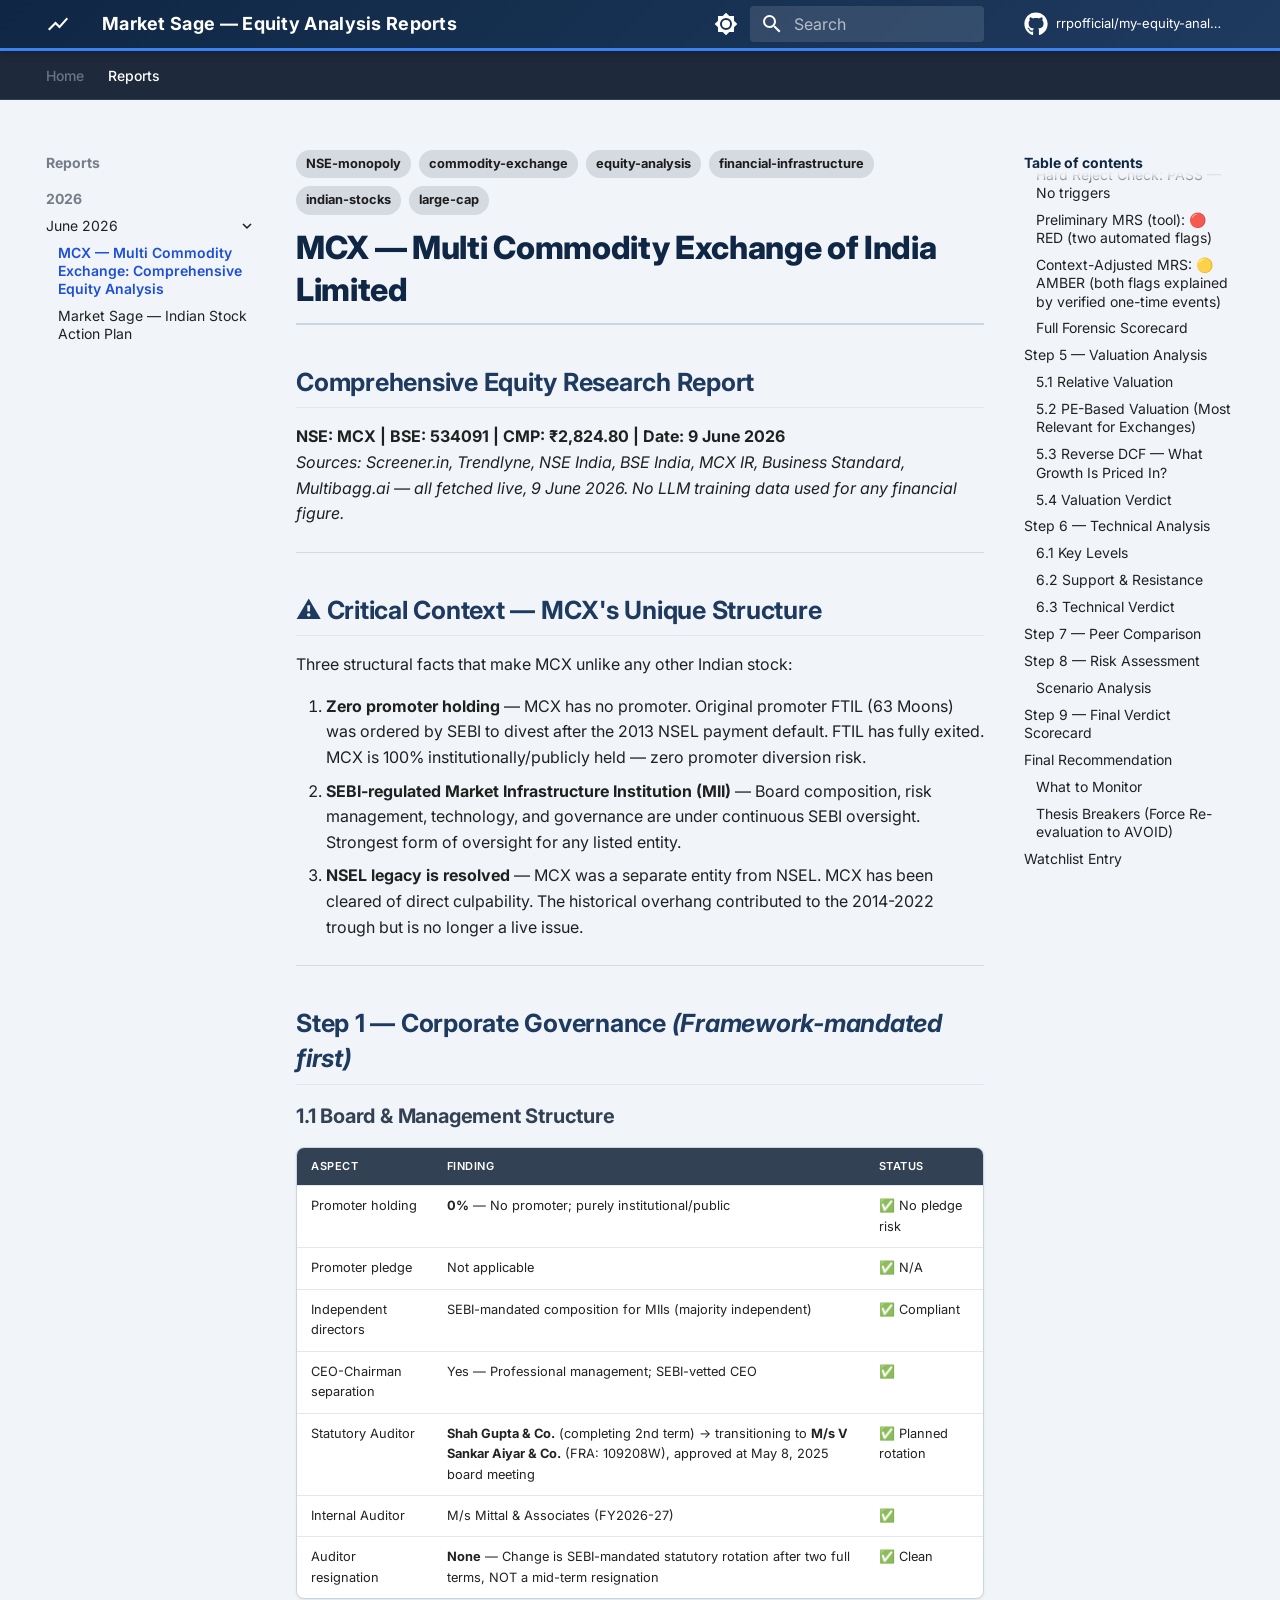
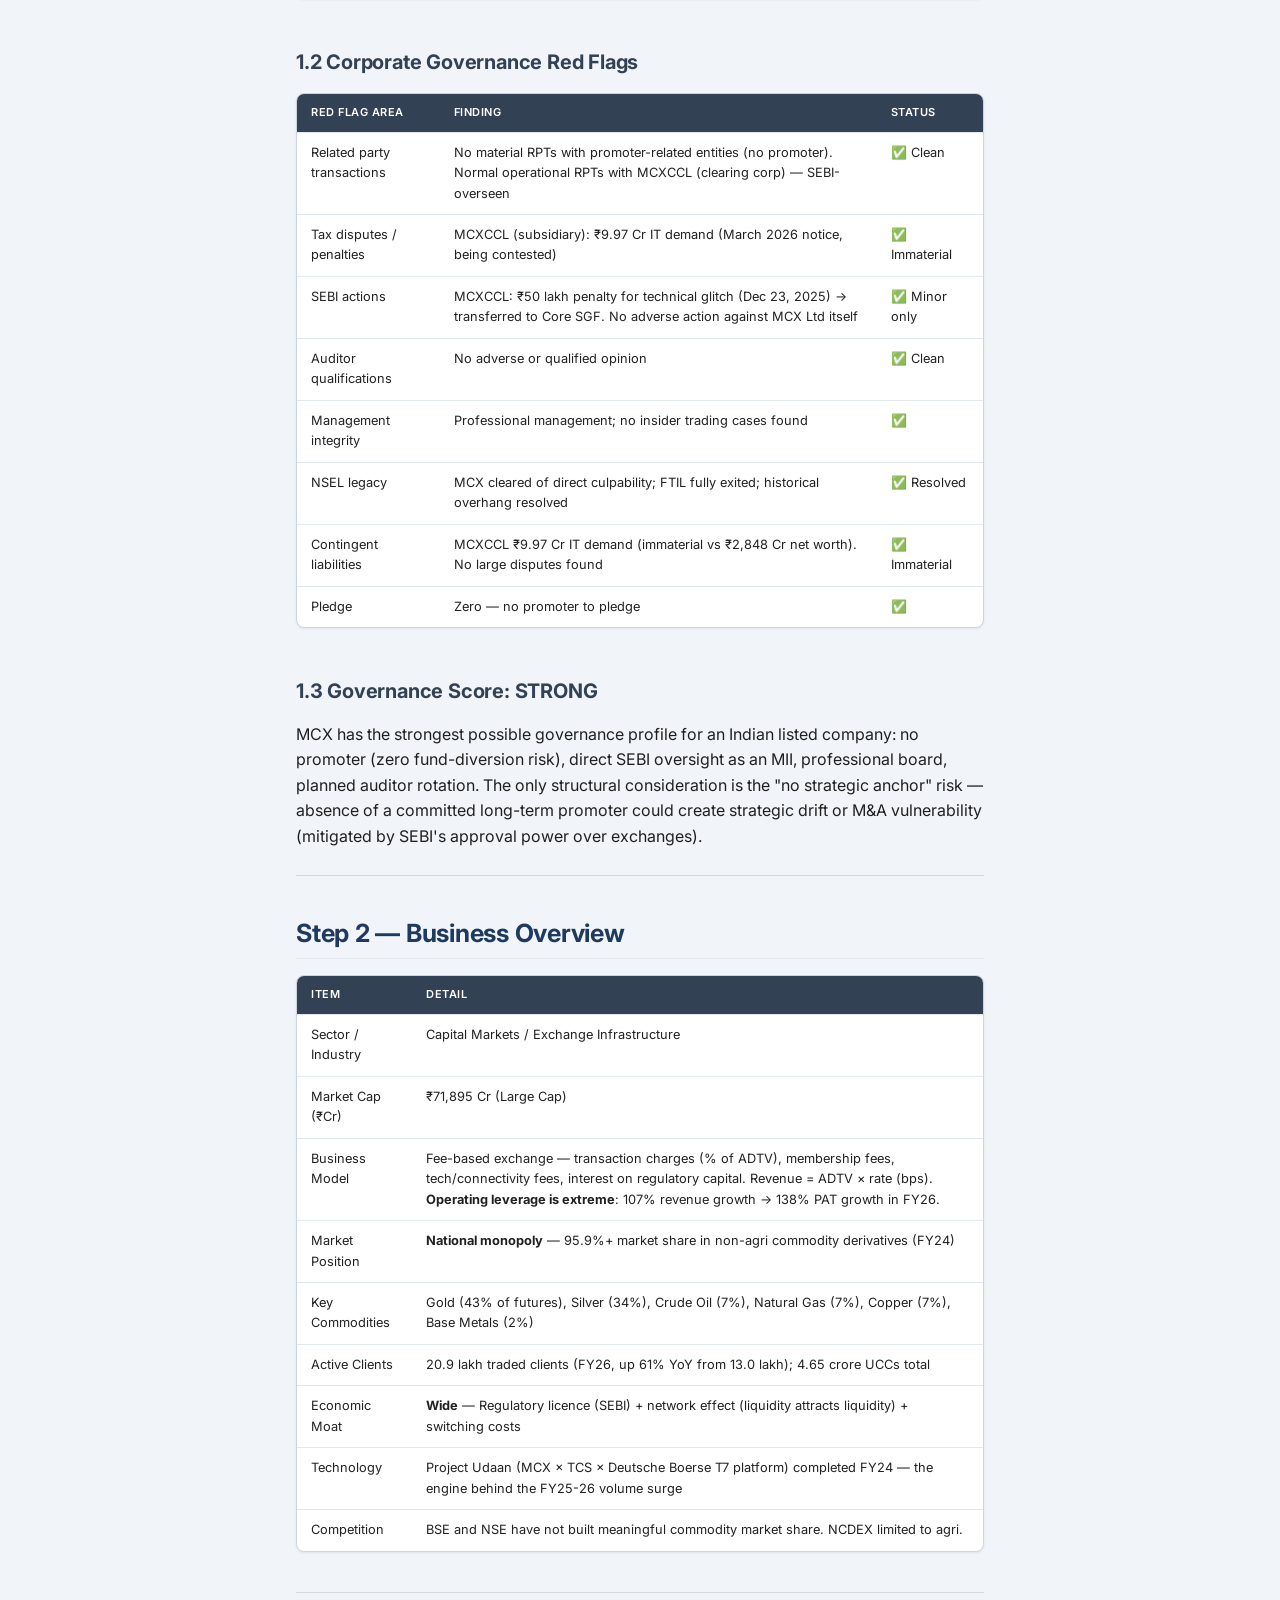
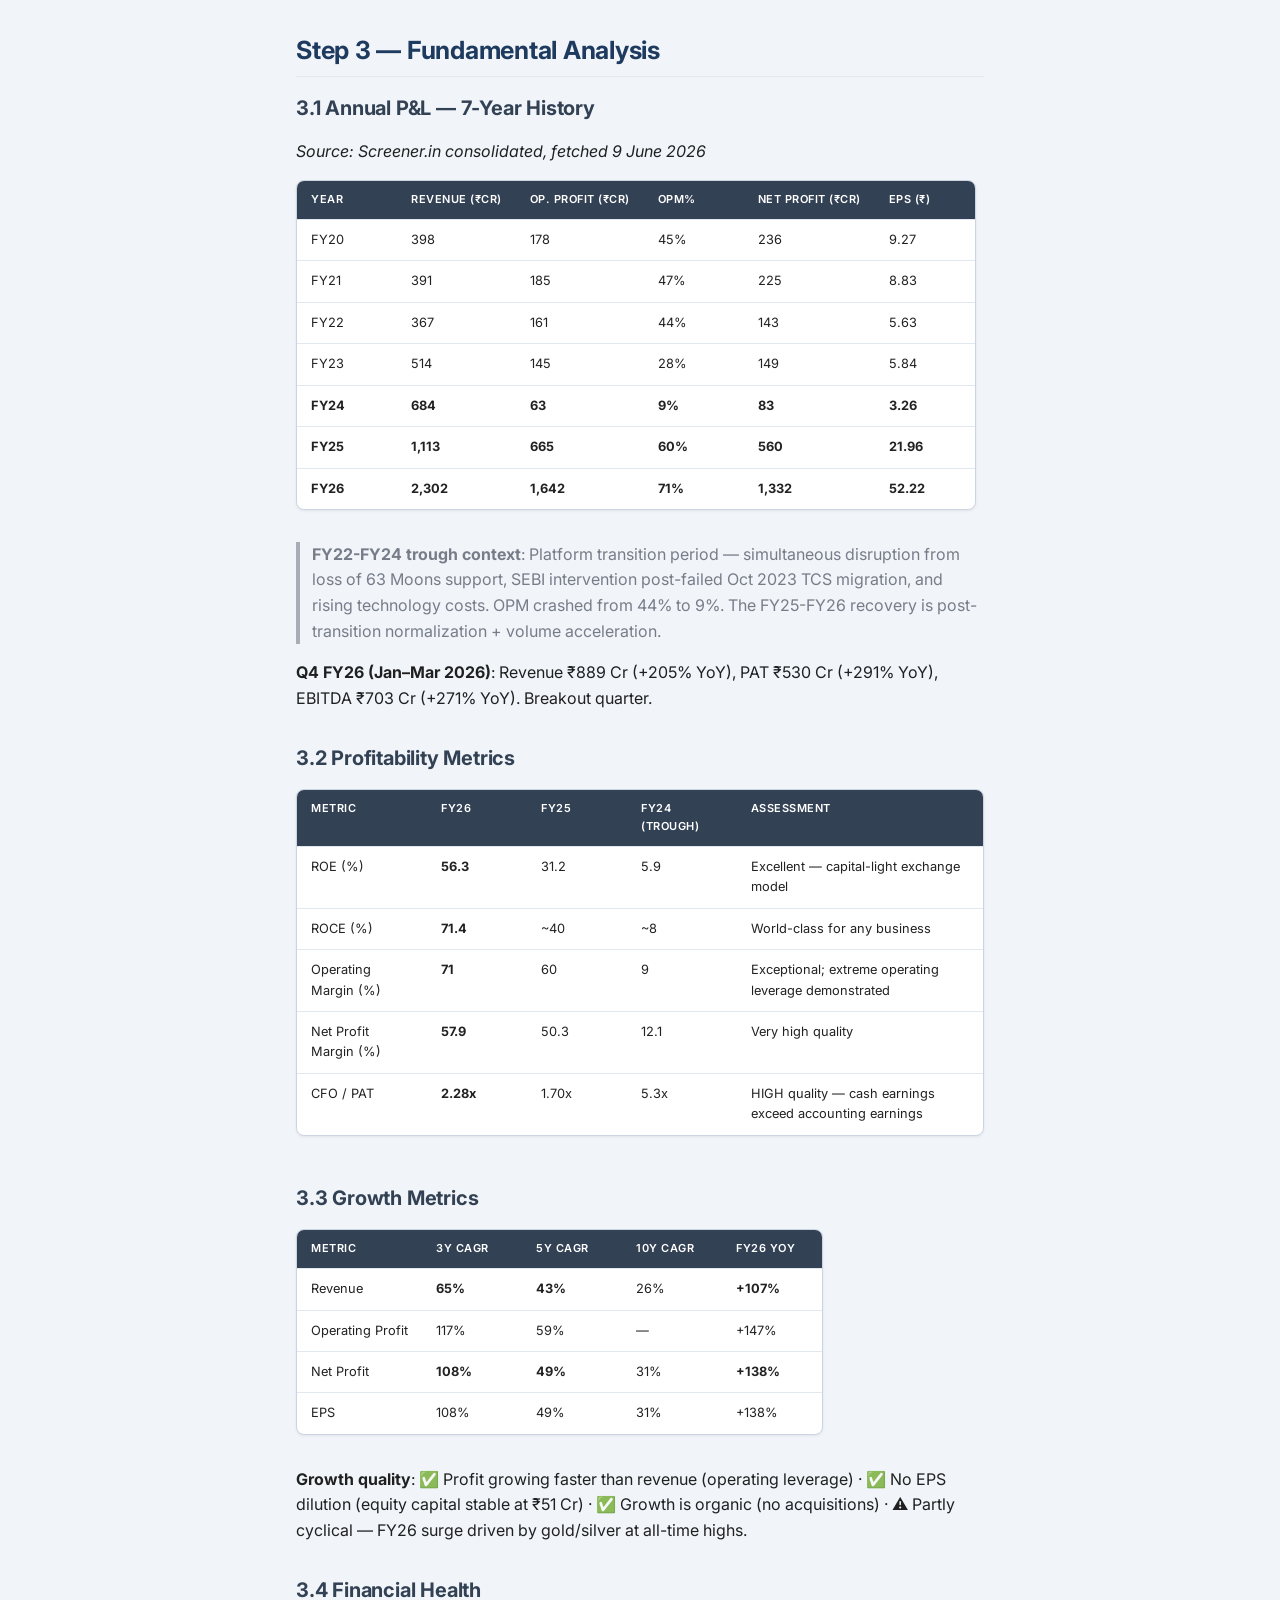
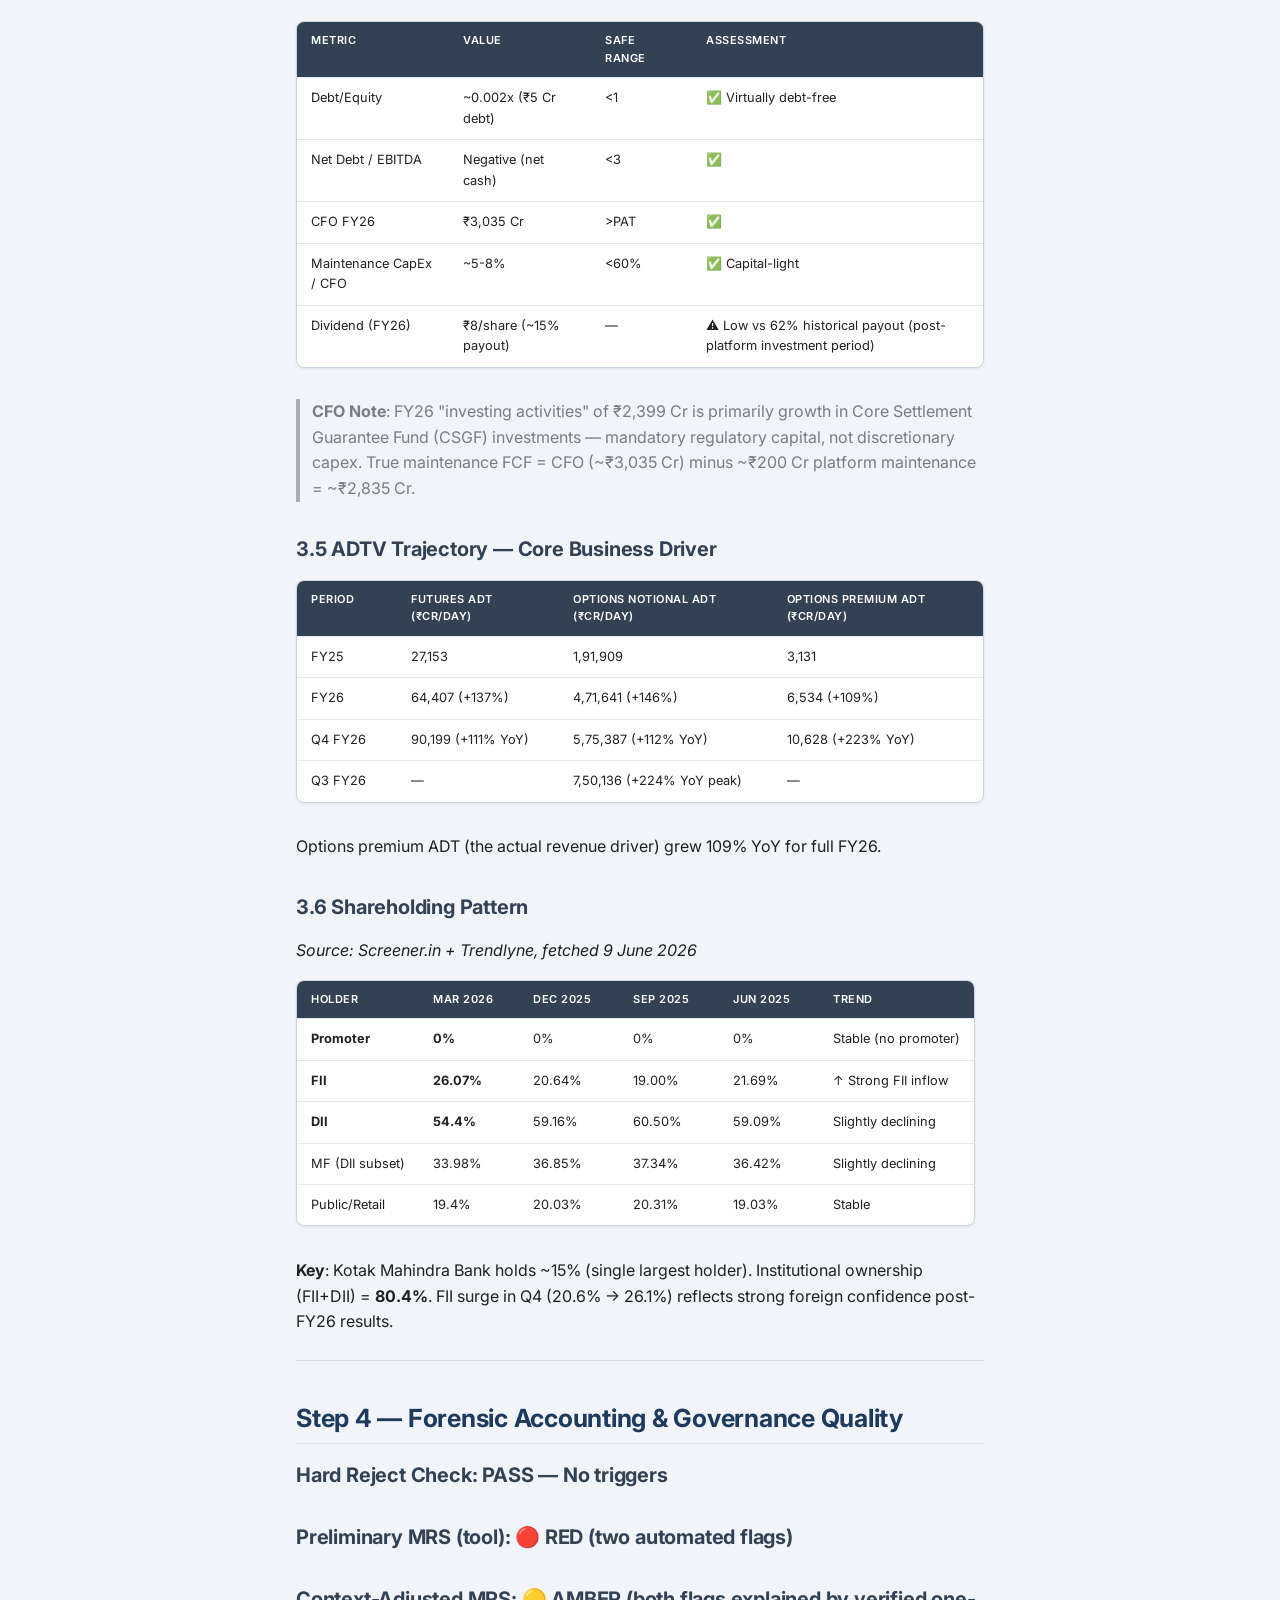
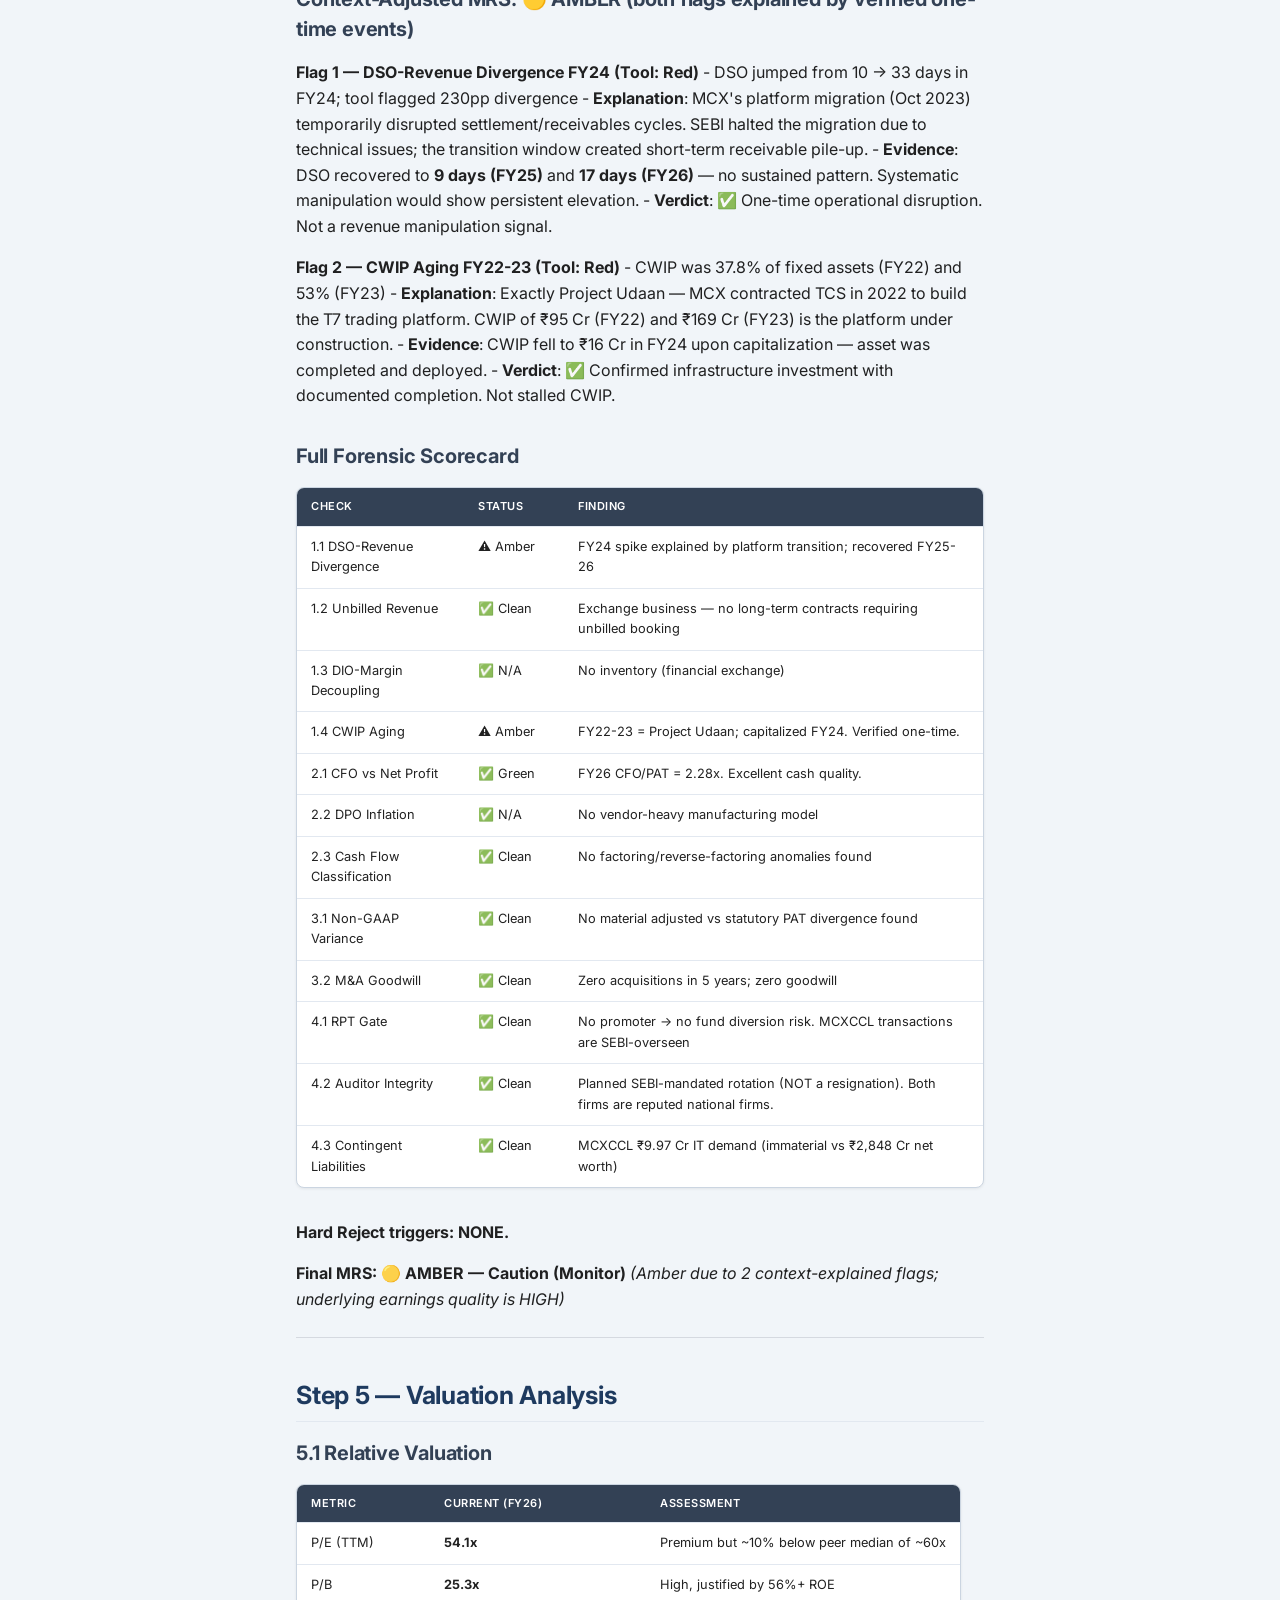
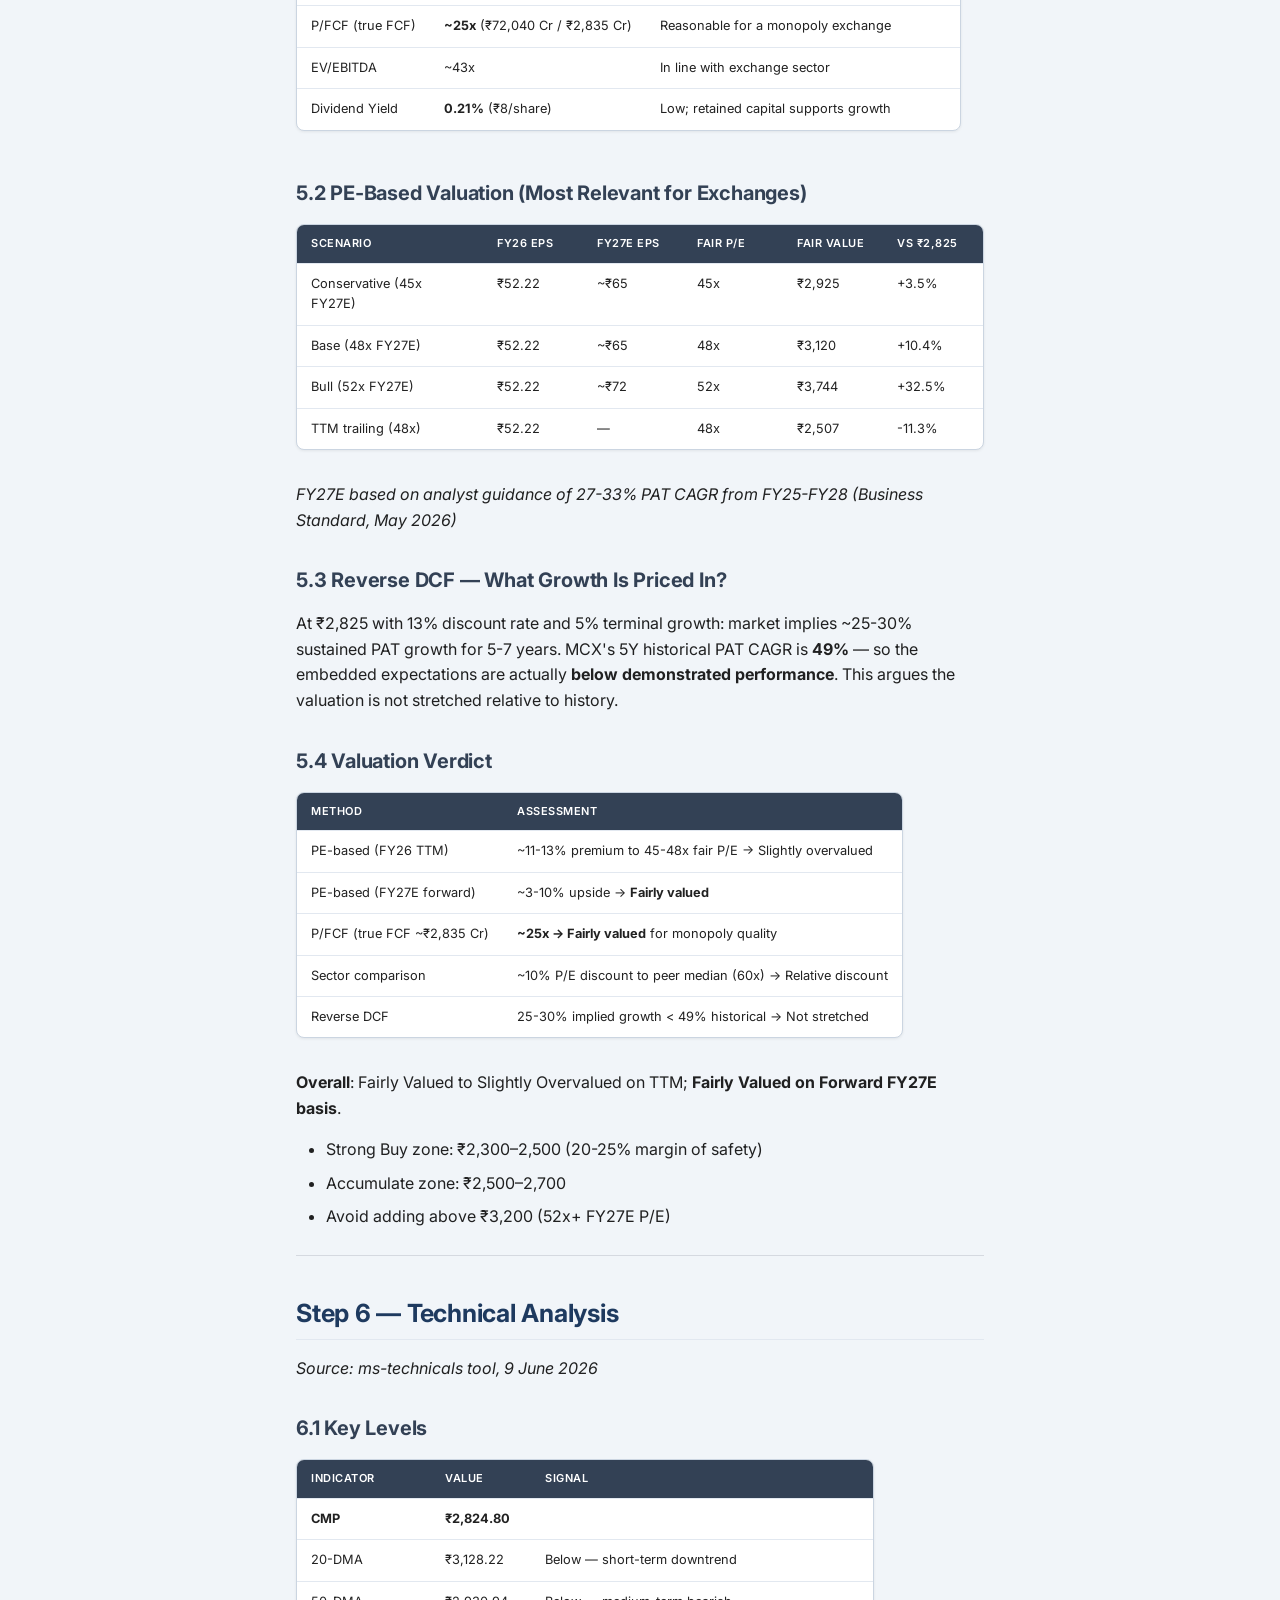
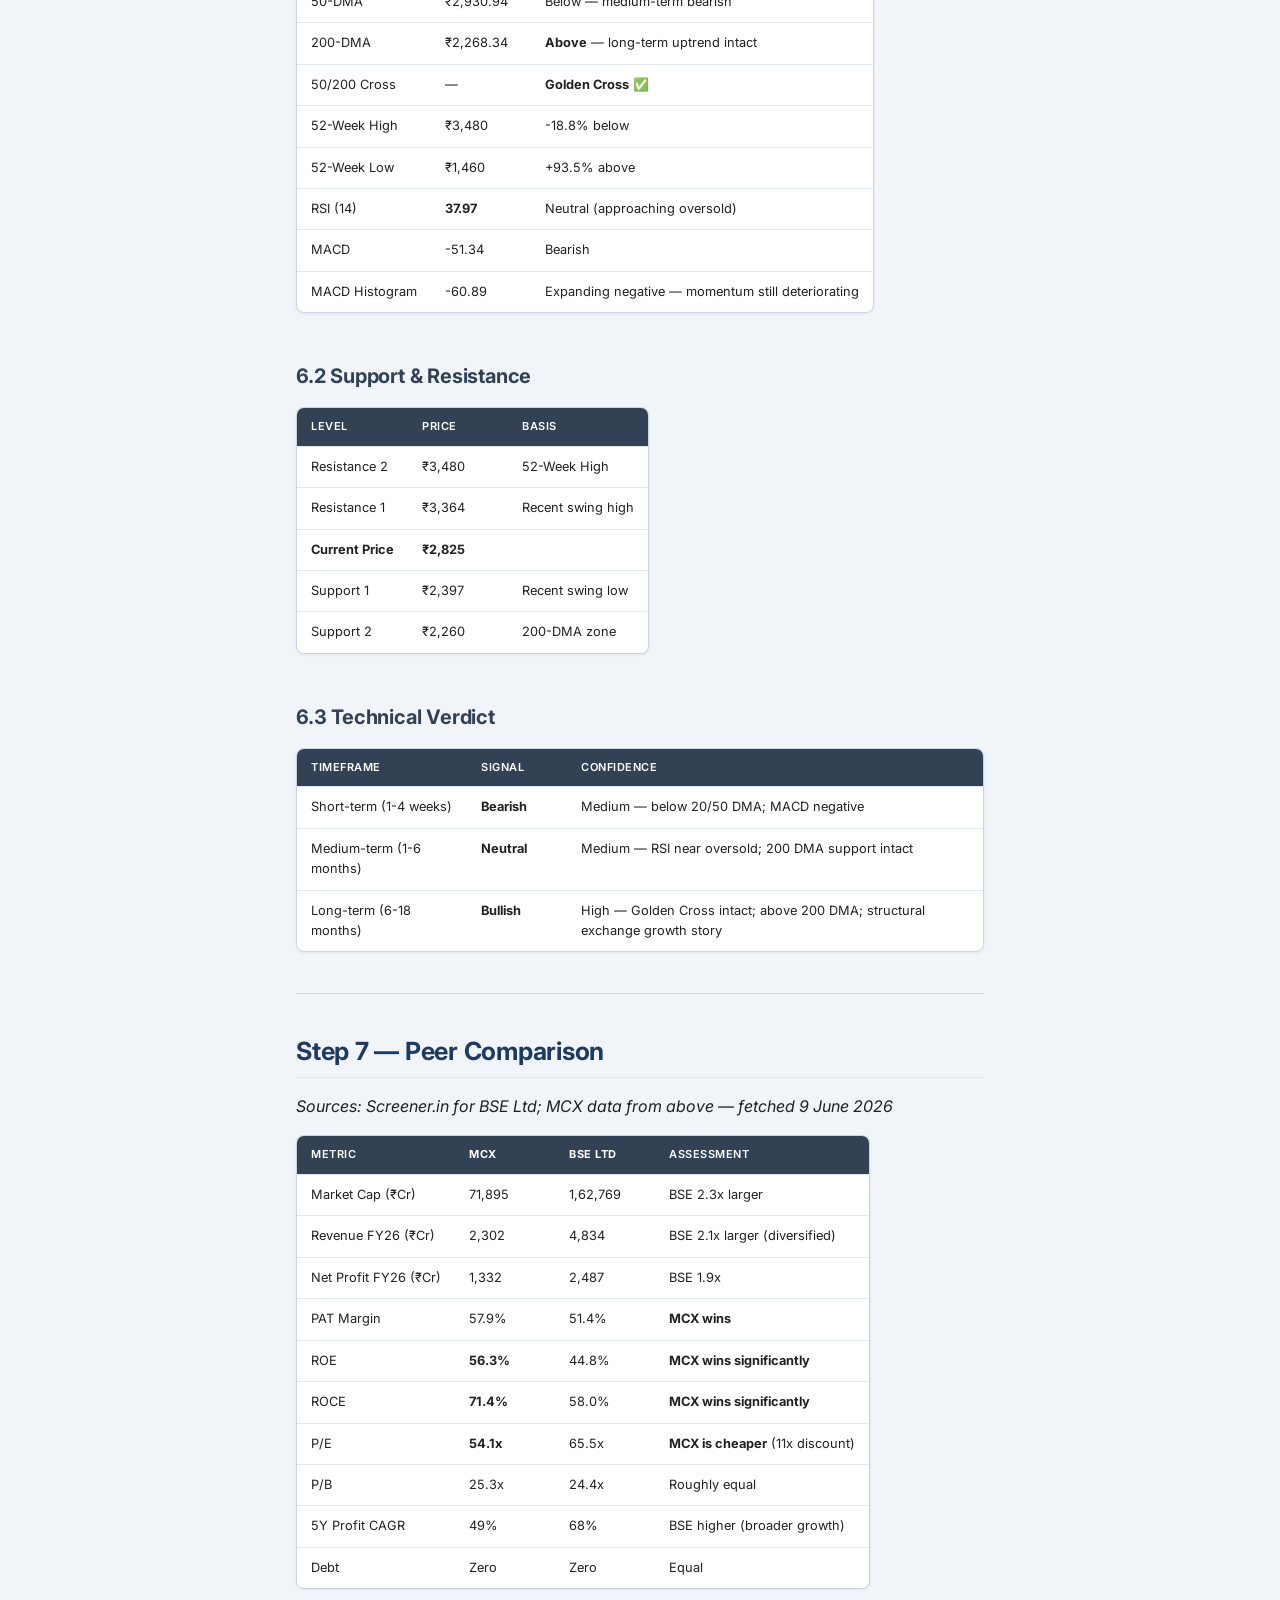
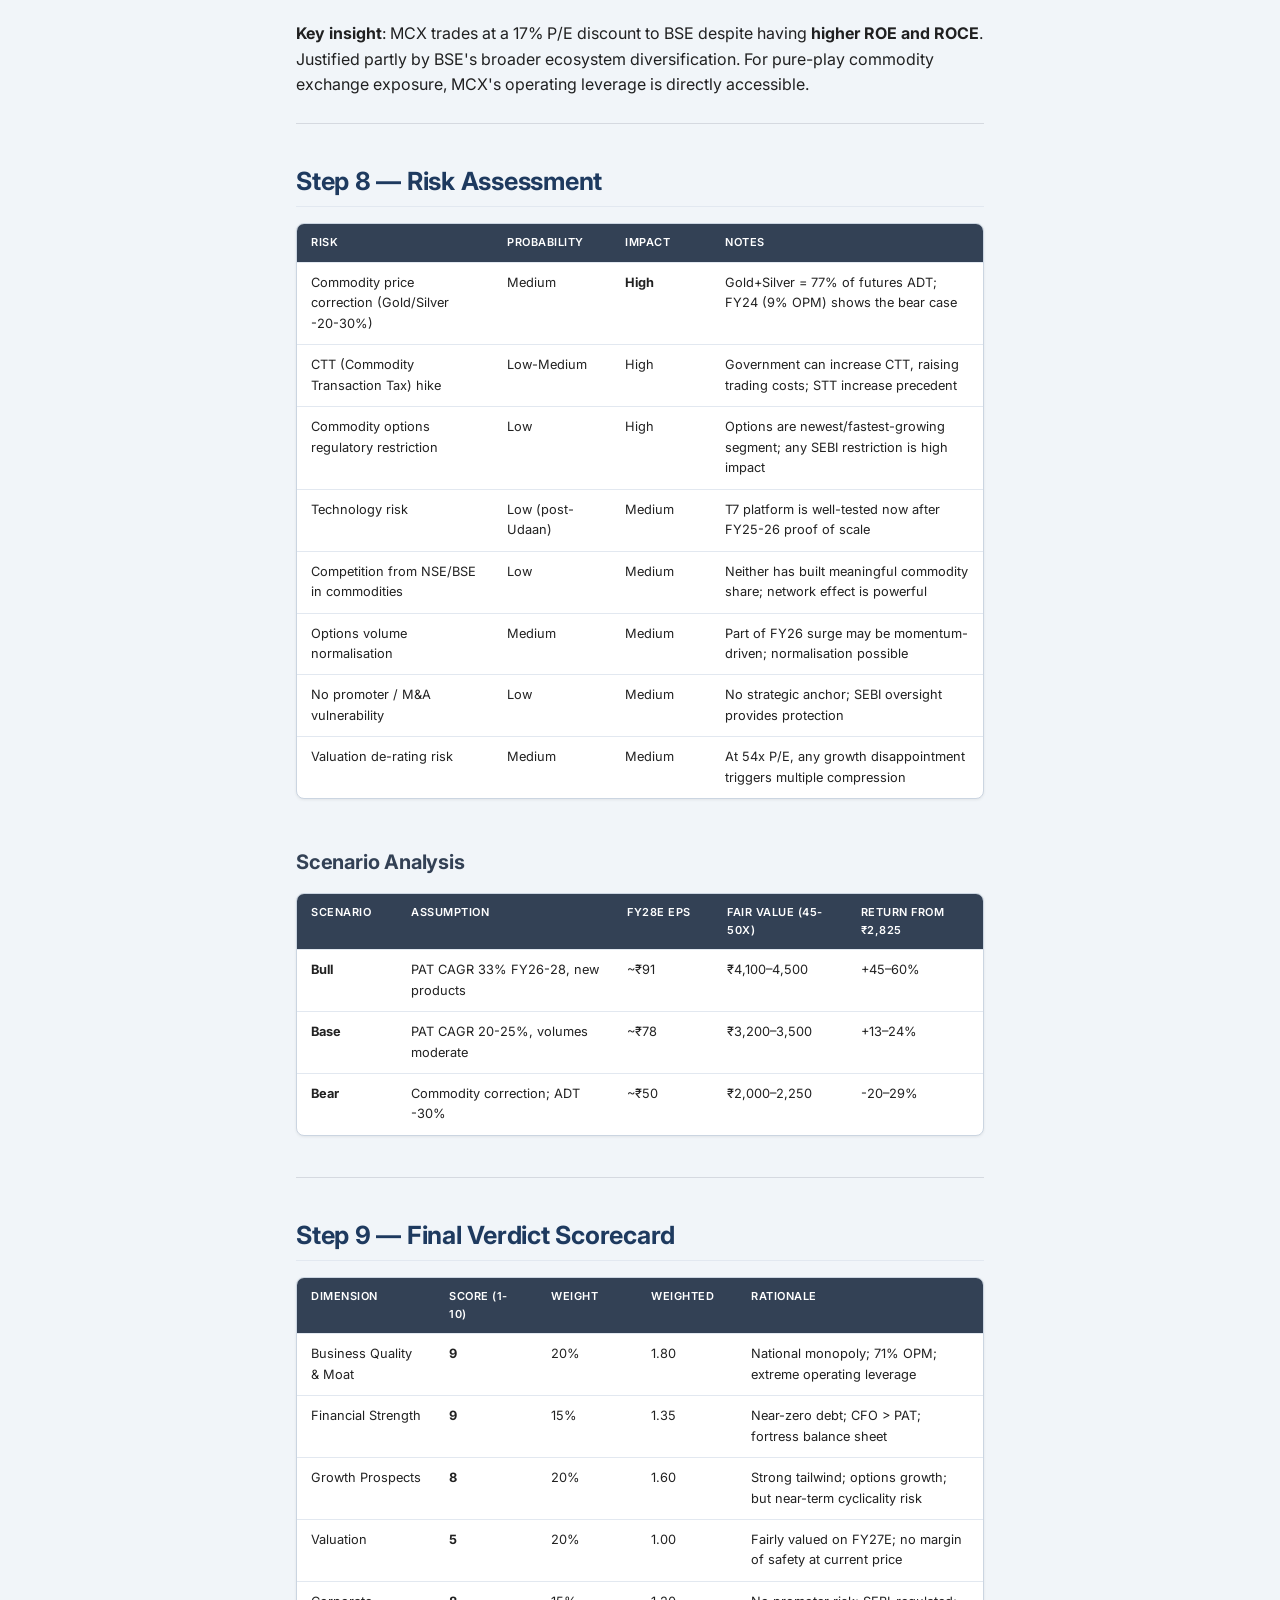
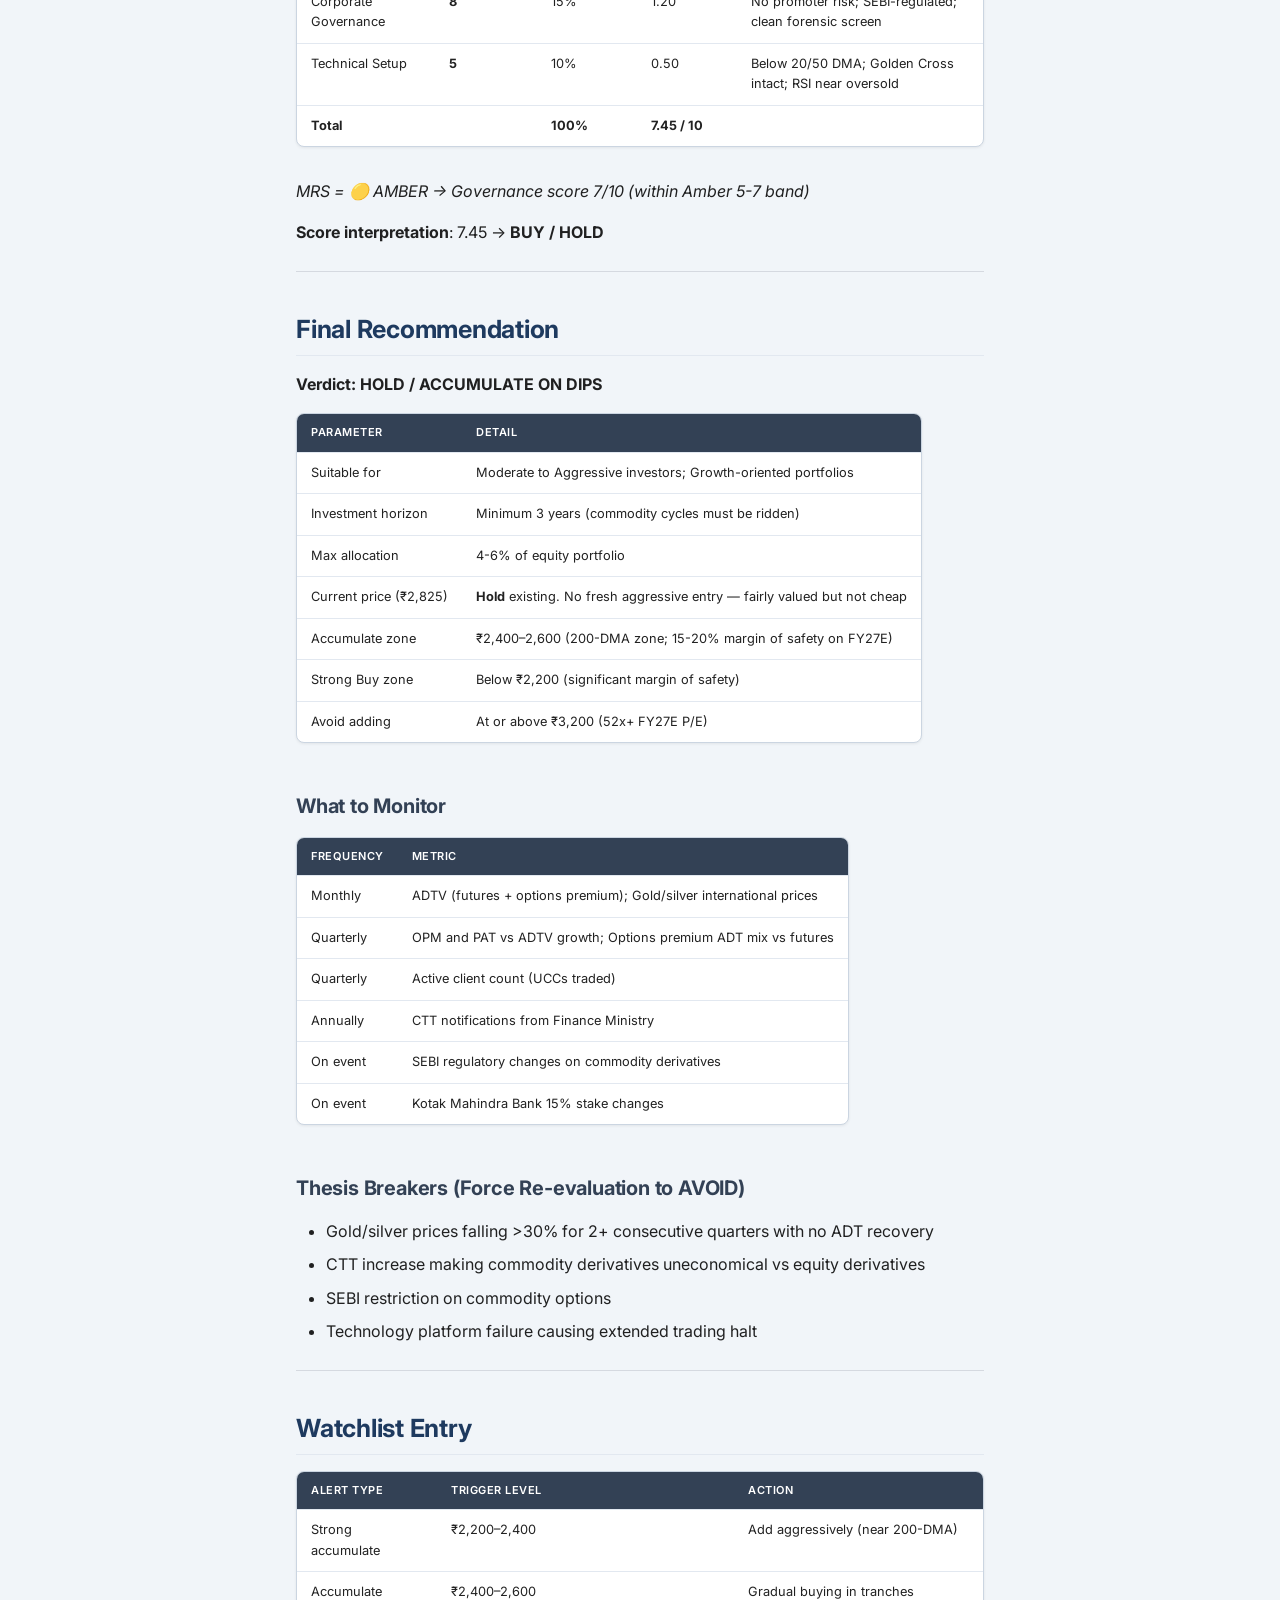
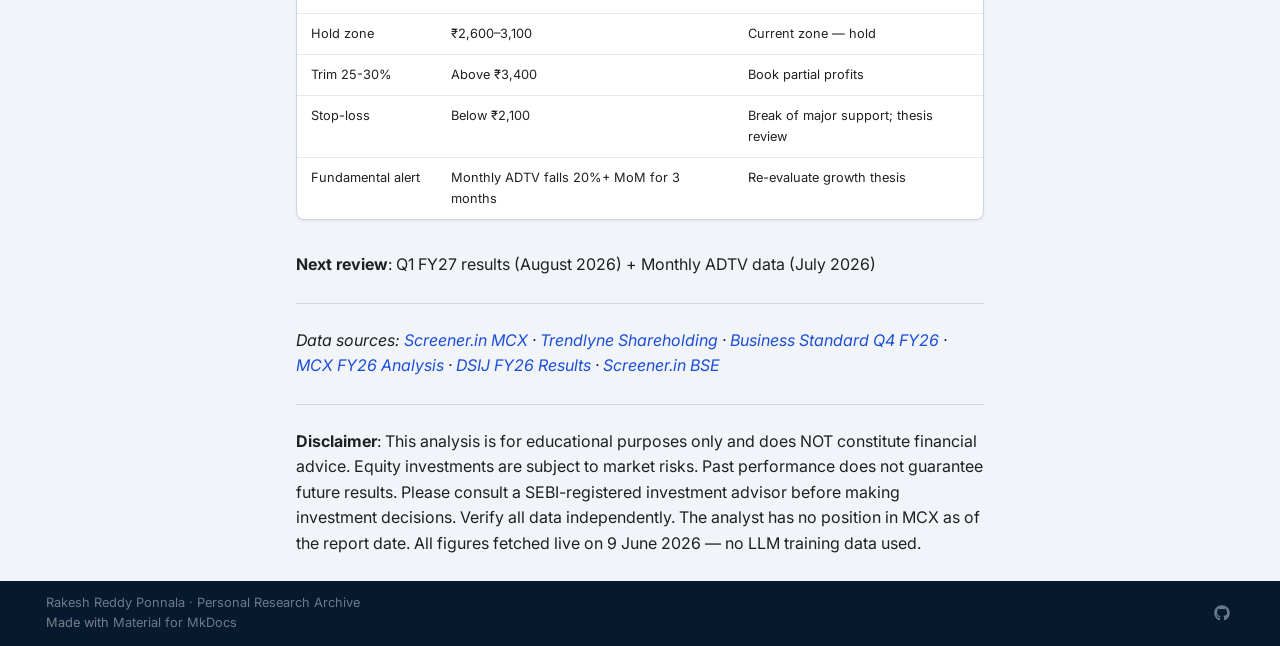
<file: reports/2026/june/mcx-equity-analysis-9jun2026/index.html>
<!doctype html>
<html lang="en" class="no-js">
  <head>
    
      <meta charset="utf-8">
      <meta name="viewport" content="width=device-width,initial-scale=1">
      
        <meta name="description" content="Full fundamental, technical, governance & forensic analysis of MCX (NSE: MCX). Verdict: HOLD / Accumulate on dips ₹2,400–2,600. FY26 PAT ₹1,332 Cr (+138% YoY), ROCE 71.4%, P/E 54.1x.">
      
      
        <meta name="author" content="Rakesh Reddy Ponnala">
      
      
        <link rel="canonical" href="https://rrpofficial.github.io/my-equity-analysis-reports/reports/2026/june/mcx-equity-analysis-9jun2026/">
      
      
        <link rel="prev" href="../../../..">
      
      
        <link rel="next" href="../market-sage-action-plan-9jun2026/">
      
      
        
      
      
      <link rel="icon" href="../../../../assets/images/favicon.png">
      <meta name="generator" content="mkdocs-1.6.1, mkdocs-material-9.7.6">
    
    
      
        <title>MCX — Multi Commodity Exchange: Comprehensive Equity Analysis - Market Sage — Equity Analysis Reports</title>
      
    
    
      <link rel="stylesheet" href="../../../../assets/stylesheets/main.484c7ddc.min.css">
      
        
        <link rel="stylesheet" href="../../../../assets/stylesheets/palette.ab4e12ef.min.css">
      
      


    
    
      
    
    
      
        
        
        <link rel="preconnect" href="https://fonts.gstatic.com" crossorigin>
        <link rel="stylesheet" href="https://fonts.googleapis.com/css?family=Inter:300,300i,400,400i,700,700i%7CJetBrains+Mono:400,400i,700,700i&display=fallback">
        <style>:root{--md-text-font:"Inter";--md-code-font:"JetBrains Mono"}</style>
      
    
    
      <link rel="stylesheet" href="../../../../stylesheets/extra.css">
    
    <script>__md_scope=new URL("../../../..",location),__md_hash=e=>[...e].reduce(((e,_)=>(e<<5)-e+_.charCodeAt(0)),0),__md_get=(e,_=localStorage,t=__md_scope)=>JSON.parse(_.getItem(t.pathname+"."+e)),__md_set=(e,_,t=localStorage,a=__md_scope)=>{try{t.setItem(a.pathname+"."+e,JSON.stringify(_))}catch(e){}}</script>
    
      

    
    
  </head>
  
  
    
    
      
    
    
    
    
    <body dir="ltr" data-md-color-scheme="market-sage" data-md-color-primary="custom" data-md-color-accent="custom">
  
    
    <input class="md-toggle" data-md-toggle="drawer" type="checkbox" id="__drawer" autocomplete="off">
    <input class="md-toggle" data-md-toggle="search" type="checkbox" id="__search" autocomplete="off">
    <label class="md-overlay" for="__drawer"></label>
    <div data-md-component="skip">
      
        
        <a href="#mcx-multi-commodity-exchange-of-india-limited" class="md-skip">
          Skip to content
        </a>
      
    </div>
    <div data-md-component="announce">
      
    </div>
    
    
      

<header class="md-header" data-md-component="header">
  <nav class="md-header__inner md-grid" aria-label="Header">
    <a href="../../../.." title="Market Sage — Equity Analysis Reports" class="md-header__button md-logo" aria-label="Market Sage — Equity Analysis Reports" data-md-component="logo">
      
  
  <svg xmlns="http://www.w3.org/2000/svg" viewBox="0 0 24 24"><path d="m3.5 18.5 6-6 4 4L22 6.92 20.59 5.5l-7.09 8-4-4L2 17z"/></svg>

    </a>
    <label class="md-header__button md-icon" for="__drawer">
      
      <svg xmlns="http://www.w3.org/2000/svg" viewBox="0 0 24 24"><path d="M3 6h18v2H3zm0 5h18v2H3zm0 5h18v2H3z"/></svg>
    </label>
    <div class="md-header__title" data-md-component="header-title">
      <div class="md-header__ellipsis">
        <div class="md-header__topic">
          <span class="md-ellipsis">
            Market Sage — Equity Analysis Reports
          </span>
        </div>
        <div class="md-header__topic" data-md-component="header-topic">
          <span class="md-ellipsis">
            
              MCX — Multi Commodity Exchange: Comprehensive Equity Analysis
            
          </span>
        </div>
      </div>
    </div>
    
      
        <form class="md-header__option" data-md-component="palette">
  
    
    
    
    <input class="md-option" data-md-color-media="(prefers-color-scheme: light)" data-md-color-scheme="market-sage" data-md-color-primary="custom" data-md-color-accent="custom"  aria-label="Switch to dark mode"  type="radio" name="__palette" id="__palette_0">
    
      <label class="md-header__button md-icon" title="Switch to dark mode" for="__palette_1" hidden>
        <svg xmlns="http://www.w3.org/2000/svg" viewBox="0 0 24 24"><path d="M12 8a4 4 0 0 0-4 4 4 4 0 0 0 4 4 4 4 0 0 0 4-4 4 4 0 0 0-4-4m0 10a6 6 0 0 1-6-6 6 6 0 0 1 6-6 6 6 0 0 1 6 6 6 6 0 0 1-6 6m8-9.31V4h-4.69L12 .69 8.69 4H4v4.69L.69 12 4 15.31V20h4.69L12 23.31 15.31 20H20v-4.69L23.31 12z"/></svg>
      </label>
    
  
    
    
    
    <input class="md-option" data-md-color-media="(prefers-color-scheme: dark)" data-md-color-scheme="slate" data-md-color-primary="blue" data-md-color-accent="light-blue"  aria-label="Switch to light mode"  type="radio" name="__palette" id="__palette_1">
    
      <label class="md-header__button md-icon" title="Switch to light mode" for="__palette_0" hidden>
        <svg xmlns="http://www.w3.org/2000/svg" viewBox="0 0 24 24"><path d="M12 18c-.89 0-1.74-.2-2.5-.55C11.56 16.5 13 14.42 13 12s-1.44-4.5-3.5-5.45C10.26 6.2 11.11 6 12 6a6 6 0 0 1 6 6 6 6 0 0 1-6 6m8-9.31V4h-4.69L12 .69 8.69 4H4v4.69L.69 12 4 15.31V20h4.69L12 23.31 15.31 20H20v-4.69L23.31 12z"/></svg>
      </label>
    
  
</form>
      
    
    
      <script>var palette=__md_get("__palette");if(palette&&palette.color){if("(prefers-color-scheme)"===palette.color.media){var media=matchMedia("(prefers-color-scheme: light)"),input=document.querySelector(media.matches?"[data-md-color-media='(prefers-color-scheme: light)']":"[data-md-color-media='(prefers-color-scheme: dark)']");palette.color.media=input.getAttribute("data-md-color-media"),palette.color.scheme=input.getAttribute("data-md-color-scheme"),palette.color.primary=input.getAttribute("data-md-color-primary"),palette.color.accent=input.getAttribute("data-md-color-accent")}for(var[key,value]of Object.entries(palette.color))document.body.setAttribute("data-md-color-"+key,value)}</script>
    
    
    
      
      
        <label class="md-header__button md-icon" for="__search">
          
          <svg xmlns="http://www.w3.org/2000/svg" viewBox="0 0 24 24"><path d="M9.5 3A6.5 6.5 0 0 1 16 9.5c0 1.61-.59 3.09-1.56 4.23l.27.27h.79l5 5-1.5 1.5-5-5v-.79l-.27-.27A6.52 6.52 0 0 1 9.5 16 6.5 6.5 0 0 1 3 9.5 6.5 6.5 0 0 1 9.5 3m0 2C7 5 5 7 5 9.5S7 14 9.5 14 14 12 14 9.5 12 5 9.5 5"/></svg>
        </label>
        <div class="md-search" data-md-component="search" role="dialog">
  <label class="md-search__overlay" for="__search"></label>
  <div class="md-search__inner" role="search">
    <form class="md-search__form" name="search">
      <input type="text" class="md-search__input" name="query" aria-label="Search" placeholder="Search" autocapitalize="off" autocorrect="off" autocomplete="off" spellcheck="false" data-md-component="search-query" required>
      <label class="md-search__icon md-icon" for="__search">
        
        <svg xmlns="http://www.w3.org/2000/svg" viewBox="0 0 24 24"><path d="M9.5 3A6.5 6.5 0 0 1 16 9.5c0 1.61-.59 3.09-1.56 4.23l.27.27h.79l5 5-1.5 1.5-5-5v-.79l-.27-.27A6.52 6.52 0 0 1 9.5 16 6.5 6.5 0 0 1 3 9.5 6.5 6.5 0 0 1 9.5 3m0 2C7 5 5 7 5 9.5S7 14 9.5 14 14 12 14 9.5 12 5 9.5 5"/></svg>
        
        <svg xmlns="http://www.w3.org/2000/svg" viewBox="0 0 24 24"><path d="M20 11v2H8l5.5 5.5-1.42 1.42L4.16 12l7.92-7.92L13.5 5.5 8 11z"/></svg>
      </label>
      <nav class="md-search__options" aria-label="Search">
        
        <button type="reset" class="md-search__icon md-icon" title="Clear" aria-label="Clear" tabindex="-1">
          
          <svg xmlns="http://www.w3.org/2000/svg" viewBox="0 0 24 24"><path d="M19 6.41 17.59 5 12 10.59 6.41 5 5 6.41 10.59 12 5 17.59 6.41 19 12 13.41 17.59 19 19 17.59 13.41 12z"/></svg>
        </button>
      </nav>
      
        <div class="md-search__suggest" data-md-component="search-suggest"></div>
      
    </form>
    <div class="md-search__output">
      <div class="md-search__scrollwrap" tabindex="0" data-md-scrollfix>
        <div class="md-search-result" data-md-component="search-result">
          <div class="md-search-result__meta">
            Initializing search
          </div>
          <ol class="md-search-result__list" role="presentation"></ol>
        </div>
      </div>
    </div>
  </div>
</div>
      
    
    
      <div class="md-header__source">
        <a href="https://github.com/rrpofficial/my-equity-analysis-reports" title="Go to repository" class="md-source" data-md-component="source">
  <div class="md-source__icon md-icon">
    
    <svg xmlns="http://www.w3.org/2000/svg" viewBox="0 0 512 512"><!--! Font Awesome Free 7.1.0 by @fontawesome - https://fontawesome.com License - https://fontawesome.com/license/free (Icons: CC BY 4.0, Fonts: SIL OFL 1.1, Code: MIT License) Copyright 2025 Fonticons, Inc.--><path d="M173.9 397.4c0 2-2.3 3.6-5.2 3.6-3.3.3-5.6-1.3-5.6-3.6 0-2 2.3-3.6 5.2-3.6 3-.3 5.6 1.3 5.6 3.6m-31.1-4.5c-.7 2 1.3 4.3 4.3 4.9 2.6 1 5.6 0 6.2-2s-1.3-4.3-4.3-5.2c-2.6-.7-5.5.3-6.2 2.3m44.2-1.7c-2.9.7-4.9 2.6-4.6 4.9.3 2 2.9 3.3 5.9 2.6 2.9-.7 4.9-2.6 4.6-4.6-.3-1.9-3-3.2-5.9-2.9M252.8 8C114.1 8 8 113.3 8 252c0 110.9 69.8 205.8 169.5 239.2 12.8 2.3 17.3-5.6 17.3-12.1 0-6.2-.3-40.4-.3-61.4 0 0-70 15-84.7-29.8 0 0-11.4-29.1-27.8-36.6 0 0-22.9-15.7 1.6-15.4 0 0 24.9 2 38.6 25.8 21.9 38.6 58.6 27.5 72.9 20.9 2.3-16 8.8-27.1 16-33.7-55.9-6.2-112.3-14.3-112.3-110.5 0-27.5 7.6-41.3 23.6-58.9-2.6-6.5-11.1-33.3 2.6-67.9 20.9-6.5 69 27 69 27 20-5.6 41.5-8.5 62.8-8.5s42.8 2.9 62.8 8.5c0 0 48.1-33.6 69-27 13.7 34.7 5.2 61.4 2.6 67.9 16 17.7 25.8 31.5 25.8 58.9 0 96.5-58.9 104.2-114.8 110.5 9.2 7.9 17 22.9 17 46.4 0 33.7-.3 75.4-.3 83.6 0 6.5 4.6 14.4 17.3 12.1C436.2 457.8 504 362.9 504 252 504 113.3 391.5 8 252.8 8M105.2 352.9c-1.3 1-1 3.3.7 5.2 1.6 1.6 3.9 2.3 5.2 1 1.3-1 1-3.3-.7-5.2-1.6-1.6-3.9-2.3-5.2-1m-10.8-8.1c-.7 1.3.3 2.9 2.3 3.9 1.6 1 3.6.7 4.3-.7.7-1.3-.3-2.9-2.3-3.9-2-.6-3.6-.3-4.3.7m32.4 35.6c-1.6 1.3-1 4.3 1.3 6.2 2.3 2.3 5.2 2.6 6.5 1 1.3-1.3.7-4.3-1.3-6.2-2.2-2.3-5.2-2.6-6.5-1m-11.4-14.7c-1.6 1-1.6 3.6 0 5.9s4.3 3.3 5.6 2.3c1.6-1.3 1.6-3.9 0-6.2-1.4-2.3-4-3.3-5.6-2"/></svg>
  </div>
  <div class="md-source__repository">
    rrpofficial/my-equity-analysis-reports
  </div>
</a>
      </div>
    
  </nav>
  
</header>
    
    <div class="md-container" data-md-component="container">
      
      
        
          
            
<nav class="md-tabs" aria-label="Tabs" data-md-component="tabs">
  <div class="md-grid">
    <ul class="md-tabs__list">
      
        
  
  
  
  
    <li class="md-tabs__item">
      <a href="../../../.." class="md-tabs__link">
        
  
  
    
  
  Home

      </a>
    </li>
  

      
        
  
  
  
    
  
  
    
    
      
  
  
  
    
  
  
    
    
      
  
  
  
    
  
  
    
    
      <li class="md-tabs__item md-tabs__item--active">
        <a href="./" class="md-tabs__link">
          
  
  
    
  
  Reports

        </a>
      </li>
    
  

    
  

    
  

      
    </ul>
  </div>
</nav>
          
        
      
      <main class="md-main" data-md-component="main">
        <div class="md-main__inner md-grid">
          
            
              
              <div class="md-sidebar md-sidebar--primary" data-md-component="sidebar" data-md-type="navigation" >
                <div class="md-sidebar__scrollwrap">
                  <div class="md-sidebar__inner">
                    


  


<nav class="md-nav md-nav--primary md-nav--lifted" aria-label="Navigation" data-md-level="0">
  <label class="md-nav__title" for="__drawer">
    <a href="../../../.." title="Market Sage — Equity Analysis Reports" class="md-nav__button md-logo" aria-label="Market Sage — Equity Analysis Reports" data-md-component="logo">
      
  
  <svg xmlns="http://www.w3.org/2000/svg" viewBox="0 0 24 24"><path d="m3.5 18.5 6-6 4 4L22 6.92 20.59 5.5l-7.09 8-4-4L2 17z"/></svg>

    </a>
    Market Sage — Equity Analysis Reports
  </label>
  
    <div class="md-nav__source">
      <a href="https://github.com/rrpofficial/my-equity-analysis-reports" title="Go to repository" class="md-source" data-md-component="source">
  <div class="md-source__icon md-icon">
    
    <svg xmlns="http://www.w3.org/2000/svg" viewBox="0 0 512 512"><!--! Font Awesome Free 7.1.0 by @fontawesome - https://fontawesome.com License - https://fontawesome.com/license/free (Icons: CC BY 4.0, Fonts: SIL OFL 1.1, Code: MIT License) Copyright 2025 Fonticons, Inc.--><path d="M173.9 397.4c0 2-2.3 3.6-5.2 3.6-3.3.3-5.6-1.3-5.6-3.6 0-2 2.3-3.6 5.2-3.6 3-.3 5.6 1.3 5.6 3.6m-31.1-4.5c-.7 2 1.3 4.3 4.3 4.9 2.6 1 5.6 0 6.2-2s-1.3-4.3-4.3-5.2c-2.6-.7-5.5.3-6.2 2.3m44.2-1.7c-2.9.7-4.9 2.6-4.6 4.9.3 2 2.9 3.3 5.9 2.6 2.9-.7 4.9-2.6 4.6-4.6-.3-1.9-3-3.2-5.9-2.9M252.8 8C114.1 8 8 113.3 8 252c0 110.9 69.8 205.8 169.5 239.2 12.8 2.3 17.3-5.6 17.3-12.1 0-6.2-.3-40.4-.3-61.4 0 0-70 15-84.7-29.8 0 0-11.4-29.1-27.8-36.6 0 0-22.9-15.7 1.6-15.4 0 0 24.9 2 38.6 25.8 21.9 38.6 58.6 27.5 72.9 20.9 2.3-16 8.8-27.1 16-33.7-55.9-6.2-112.3-14.3-112.3-110.5 0-27.5 7.6-41.3 23.6-58.9-2.6-6.5-11.1-33.3 2.6-67.9 20.9-6.5 69 27 69 27 20-5.6 41.5-8.5 62.8-8.5s42.8 2.9 62.8 8.5c0 0 48.1-33.6 69-27 13.7 34.7 5.2 61.4 2.6 67.9 16 17.7 25.8 31.5 25.8 58.9 0 96.5-58.9 104.2-114.8 110.5 9.2 7.9 17 22.9 17 46.4 0 33.7-.3 75.4-.3 83.6 0 6.5 4.6 14.4 17.3 12.1C436.2 457.8 504 362.9 504 252 504 113.3 391.5 8 252.8 8M105.2 352.9c-1.3 1-1 3.3.7 5.2 1.6 1.6 3.9 2.3 5.2 1 1.3-1 1-3.3-.7-5.2-1.6-1.6-3.9-2.3-5.2-1m-10.8-8.1c-.7 1.3.3 2.9 2.3 3.9 1.6 1 3.6.7 4.3-.7.7-1.3-.3-2.9-2.3-3.9-2-.6-3.6-.3-4.3.7m32.4 35.6c-1.6 1.3-1 4.3 1.3 6.2 2.3 2.3 5.2 2.6 6.5 1 1.3-1.3.7-4.3-1.3-6.2-2.2-2.3-5.2-2.6-6.5-1m-11.4-14.7c-1.6 1-1.6 3.6 0 5.9s4.3 3.3 5.6 2.3c1.6-1.3 1.6-3.9 0-6.2-1.4-2.3-4-3.3-5.6-2"/></svg>
  </div>
  <div class="md-source__repository">
    rrpofficial/my-equity-analysis-reports
  </div>
</a>
    </div>
  
  <ul class="md-nav__list" data-md-scrollfix>
    
      
      
  
  
  
  
    <li class="md-nav__item">
      <a href="../../../.." class="md-nav__link">
        
  
  
  <span class="md-ellipsis">
    
  
    Home
  

    
  </span>
  
  

      </a>
    </li>
  

    
      
      
  
  
    
  
  
  
    
    
      
        
      
    
    
    
      
        
        
      
      
        
      
    
    
    <li class="md-nav__item md-nav__item--active md-nav__item--section md-nav__item--nested">
      
        
        
        <input class="md-nav__toggle md-toggle " type="checkbox" id="__nav_2" checked>
        
          
          <label class="md-nav__link" for="__nav_2" id="__nav_2_label" tabindex="">
            
  
  
  <span class="md-ellipsis">
    
  
    Reports
  

    
  </span>
  
  

            <span class="md-nav__icon md-icon"></span>
          </label>
        
        <nav class="md-nav" data-md-level="1" aria-labelledby="__nav_2_label" aria-expanded="true">
          <label class="md-nav__title" for="__nav_2">
            <span class="md-nav__icon md-icon"></span>
            
  
    Reports
  

          </label>
          <ul class="md-nav__list" data-md-scrollfix>
            
              
                
  
  
    
  
  
  
    
    
      
        
      
    
    
    
      
      
        
          
          
        
      
    
    
    <li class="md-nav__item md-nav__item--active md-nav__item--section md-nav__item--nested">
      
        
        
        <input class="md-nav__toggle md-toggle " type="checkbox" id="__nav_2_1" checked>
        
          
          <label class="md-nav__link" for="__nav_2_1" id="__nav_2_1_label" tabindex="">
            
  
  
  <span class="md-ellipsis">
    
  
    2026
  

    
  </span>
  
  

            <span class="md-nav__icon md-icon"></span>
          </label>
        
        <nav class="md-nav" data-md-level="2" aria-labelledby="__nav_2_1_label" aria-expanded="true">
          <label class="md-nav__title" for="__nav_2_1">
            <span class="md-nav__icon md-icon"></span>
            
  
    2026
  

          </label>
          <ul class="md-nav__list" data-md-scrollfix>
            
              
                
  
  
    
  
  
  
    
    
      
        
      
        
      
    
    
    
      
      
        
      
    
    
    <li class="md-nav__item md-nav__item--active md-nav__item--nested">
      
        
        
        <input class="md-nav__toggle md-toggle " type="checkbox" id="__nav_2_1_1" checked>
        
          
          <label class="md-nav__link" for="__nav_2_1_1" id="__nav_2_1_1_label" tabindex="0">
            
  
  
  <span class="md-ellipsis">
    
  
    June 2026
  

    
  </span>
  
  

            <span class="md-nav__icon md-icon"></span>
          </label>
        
        <nav class="md-nav" data-md-level="3" aria-labelledby="__nav_2_1_1_label" aria-expanded="true">
          <label class="md-nav__title" for="__nav_2_1_1">
            <span class="md-nav__icon md-icon"></span>
            
  
    June 2026
  

          </label>
          <ul class="md-nav__list" data-md-scrollfix>
            
              
                
  
  
    
  
  
  
    <li class="md-nav__item md-nav__item--active">
      
      <input class="md-nav__toggle md-toggle" type="checkbox" id="__toc">
      
      
        
      
      
        <label class="md-nav__link md-nav__link--active" for="__toc">
          
  
  
  <span class="md-ellipsis">
    
  
    MCX — Multi Commodity Exchange: Comprehensive Equity Analysis
  

    
  </span>
  
  

          <span class="md-nav__icon md-icon"></span>
        </label>
      
      <a href="./" class="md-nav__link md-nav__link--active">
        
  
  
  <span class="md-ellipsis">
    
  
    MCX — Multi Commodity Exchange: Comprehensive Equity Analysis
  

    
  </span>
  
  

      </a>
      
        

<nav class="md-nav md-nav--secondary" aria-label="Table of contents">
  
  
  
    
  
  
    <label class="md-nav__title" for="__toc">
      <span class="md-nav__icon md-icon"></span>
      Table of contents
    </label>
    <ul class="md-nav__list" data-md-component="toc" data-md-scrollfix>
      
        <li class="md-nav__item">
  <a href="#comprehensive-equity-research-report" class="md-nav__link">
    <span class="md-ellipsis">
      
        Comprehensive Equity Research Report
      
    </span>
  </a>
  
</li>
      
        <li class="md-nav__item">
  <a href="#critical-context-mcxs-unique-structure" class="md-nav__link">
    <span class="md-ellipsis">
      
        ⚠ Critical Context — MCX's Unique Structure
      
    </span>
  </a>
  
</li>
      
        <li class="md-nav__item">
  <a href="#step-1-corporate-governance-framework-mandated-first" class="md-nav__link">
    <span class="md-ellipsis">
      
        Step 1 — Corporate Governance (Framework-mandated first)
      
    </span>
  </a>
  
    <nav class="md-nav" aria-label="Step 1 — Corporate Governance (Framework-mandated first)">
      <ul class="md-nav__list">
        
          <li class="md-nav__item">
  <a href="#11-board-management-structure" class="md-nav__link">
    <span class="md-ellipsis">
      
        1.1 Board &amp; Management Structure
      
    </span>
  </a>
  
</li>
        
          <li class="md-nav__item">
  <a href="#12-corporate-governance-red-flags" class="md-nav__link">
    <span class="md-ellipsis">
      
        1.2 Corporate Governance Red Flags
      
    </span>
  </a>
  
</li>
        
          <li class="md-nav__item">
  <a href="#13-governance-score-strong" class="md-nav__link">
    <span class="md-ellipsis">
      
        1.3 Governance Score: STRONG
      
    </span>
  </a>
  
</li>
        
      </ul>
    </nav>
  
</li>
      
        <li class="md-nav__item">
  <a href="#step-2-business-overview" class="md-nav__link">
    <span class="md-ellipsis">
      
        Step 2 — Business Overview
      
    </span>
  </a>
  
</li>
      
        <li class="md-nav__item">
  <a href="#step-3-fundamental-analysis" class="md-nav__link">
    <span class="md-ellipsis">
      
        Step 3 — Fundamental Analysis
      
    </span>
  </a>
  
    <nav class="md-nav" aria-label="Step 3 — Fundamental Analysis">
      <ul class="md-nav__list">
        
          <li class="md-nav__item">
  <a href="#31-annual-pl-7-year-history" class="md-nav__link">
    <span class="md-ellipsis">
      
        3.1 Annual P&amp;L — 7-Year History
      
    </span>
  </a>
  
</li>
        
          <li class="md-nav__item">
  <a href="#32-profitability-metrics" class="md-nav__link">
    <span class="md-ellipsis">
      
        3.2 Profitability Metrics
      
    </span>
  </a>
  
</li>
        
          <li class="md-nav__item">
  <a href="#33-growth-metrics" class="md-nav__link">
    <span class="md-ellipsis">
      
        3.3 Growth Metrics
      
    </span>
  </a>
  
</li>
        
          <li class="md-nav__item">
  <a href="#34-financial-health" class="md-nav__link">
    <span class="md-ellipsis">
      
        3.4 Financial Health
      
    </span>
  </a>
  
</li>
        
          <li class="md-nav__item">
  <a href="#35-adtv-trajectory-core-business-driver" class="md-nav__link">
    <span class="md-ellipsis">
      
        3.5 ADTV Trajectory — Core Business Driver
      
    </span>
  </a>
  
</li>
        
          <li class="md-nav__item">
  <a href="#36-shareholding-pattern" class="md-nav__link">
    <span class="md-ellipsis">
      
        3.6 Shareholding Pattern
      
    </span>
  </a>
  
</li>
        
      </ul>
    </nav>
  
</li>
      
        <li class="md-nav__item">
  <a href="#step-4-forensic-accounting-governance-quality" class="md-nav__link">
    <span class="md-ellipsis">
      
        Step 4 — Forensic Accounting &amp; Governance Quality
      
    </span>
  </a>
  
    <nav class="md-nav" aria-label="Step 4 — Forensic Accounting &amp; Governance Quality">
      <ul class="md-nav__list">
        
          <li class="md-nav__item">
  <a href="#hard-reject-check-pass-no-triggers" class="md-nav__link">
    <span class="md-ellipsis">
      
        Hard Reject Check: PASS — No triggers
      
    </span>
  </a>
  
</li>
        
          <li class="md-nav__item">
  <a href="#preliminary-mrs-tool-red-two-automated-flags" class="md-nav__link">
    <span class="md-ellipsis">
      
        Preliminary MRS (tool): 🔴 RED (two automated flags)
      
    </span>
  </a>
  
</li>
        
          <li class="md-nav__item">
  <a href="#context-adjusted-mrs-amber-both-flags-explained-by-verified-one-time-events" class="md-nav__link">
    <span class="md-ellipsis">
      
        Context-Adjusted MRS: 🟡 AMBER (both flags explained by verified one-time events)
      
    </span>
  </a>
  
</li>
        
          <li class="md-nav__item">
  <a href="#full-forensic-scorecard" class="md-nav__link">
    <span class="md-ellipsis">
      
        Full Forensic Scorecard
      
    </span>
  </a>
  
</li>
        
      </ul>
    </nav>
  
</li>
      
        <li class="md-nav__item">
  <a href="#step-5-valuation-analysis" class="md-nav__link">
    <span class="md-ellipsis">
      
        Step 5 — Valuation Analysis
      
    </span>
  </a>
  
    <nav class="md-nav" aria-label="Step 5 — Valuation Analysis">
      <ul class="md-nav__list">
        
          <li class="md-nav__item">
  <a href="#51-relative-valuation" class="md-nav__link">
    <span class="md-ellipsis">
      
        5.1 Relative Valuation
      
    </span>
  </a>
  
</li>
        
          <li class="md-nav__item">
  <a href="#52-pe-based-valuation-most-relevant-for-exchanges" class="md-nav__link">
    <span class="md-ellipsis">
      
        5.2 PE-Based Valuation (Most Relevant for Exchanges)
      
    </span>
  </a>
  
</li>
        
          <li class="md-nav__item">
  <a href="#53-reverse-dcf-what-growth-is-priced-in" class="md-nav__link">
    <span class="md-ellipsis">
      
        5.3 Reverse DCF — What Growth Is Priced In?
      
    </span>
  </a>
  
</li>
        
          <li class="md-nav__item">
  <a href="#54-valuation-verdict" class="md-nav__link">
    <span class="md-ellipsis">
      
        5.4 Valuation Verdict
      
    </span>
  </a>
  
</li>
        
      </ul>
    </nav>
  
</li>
      
        <li class="md-nav__item">
  <a href="#step-6-technical-analysis" class="md-nav__link">
    <span class="md-ellipsis">
      
        Step 6 — Technical Analysis
      
    </span>
  </a>
  
    <nav class="md-nav" aria-label="Step 6 — Technical Analysis">
      <ul class="md-nav__list">
        
          <li class="md-nav__item">
  <a href="#61-key-levels" class="md-nav__link">
    <span class="md-ellipsis">
      
        6.1 Key Levels
      
    </span>
  </a>
  
</li>
        
          <li class="md-nav__item">
  <a href="#62-support-resistance" class="md-nav__link">
    <span class="md-ellipsis">
      
        6.2 Support &amp; Resistance
      
    </span>
  </a>
  
</li>
        
          <li class="md-nav__item">
  <a href="#63-technical-verdict" class="md-nav__link">
    <span class="md-ellipsis">
      
        6.3 Technical Verdict
      
    </span>
  </a>
  
</li>
        
      </ul>
    </nav>
  
</li>
      
        <li class="md-nav__item">
  <a href="#step-7-peer-comparison" class="md-nav__link">
    <span class="md-ellipsis">
      
        Step 7 — Peer Comparison
      
    </span>
  </a>
  
</li>
      
        <li class="md-nav__item">
  <a href="#step-8-risk-assessment" class="md-nav__link">
    <span class="md-ellipsis">
      
        Step 8 — Risk Assessment
      
    </span>
  </a>
  
    <nav class="md-nav" aria-label="Step 8 — Risk Assessment">
      <ul class="md-nav__list">
        
          <li class="md-nav__item">
  <a href="#scenario-analysis" class="md-nav__link">
    <span class="md-ellipsis">
      
        Scenario Analysis
      
    </span>
  </a>
  
</li>
        
      </ul>
    </nav>
  
</li>
      
        <li class="md-nav__item">
  <a href="#step-9-final-verdict-scorecard" class="md-nav__link">
    <span class="md-ellipsis">
      
        Step 9 — Final Verdict Scorecard
      
    </span>
  </a>
  
</li>
      
        <li class="md-nav__item">
  <a href="#final-recommendation" class="md-nav__link">
    <span class="md-ellipsis">
      
        Final Recommendation
      
    </span>
  </a>
  
    <nav class="md-nav" aria-label="Final Recommendation">
      <ul class="md-nav__list">
        
          <li class="md-nav__item">
  <a href="#what-to-monitor" class="md-nav__link">
    <span class="md-ellipsis">
      
        What to Monitor
      
    </span>
  </a>
  
</li>
        
          <li class="md-nav__item">
  <a href="#thesis-breakers-force-re-evaluation-to-avoid" class="md-nav__link">
    <span class="md-ellipsis">
      
        Thesis Breakers (Force Re-evaluation to AVOID)
      
    </span>
  </a>
  
</li>
        
      </ul>
    </nav>
  
</li>
      
        <li class="md-nav__item">
  <a href="#watchlist-entry" class="md-nav__link">
    <span class="md-ellipsis">
      
        Watchlist Entry
      
    </span>
  </a>
  
</li>
      
    </ul>
  
</nav>
      
    </li>
  

              
            
              
                
  
  
  
  
    <li class="md-nav__item">
      <a href="../market-sage-action-plan-9jun2026/" class="md-nav__link">
        
  
  
  <span class="md-ellipsis">
    
  
    Market Sage — Indian Stock Action Plan
  

    
  </span>
  
  

      </a>
    </li>
  

              
            
          </ul>
        </nav>
      
    </li>
  

              
            
          </ul>
        </nav>
      
    </li>
  

              
            
          </ul>
        </nav>
      
    </li>
  

    
  </ul>
</nav>
                  </div>
                </div>
              </div>
            
            
              
              <div class="md-sidebar md-sidebar--secondary" data-md-component="sidebar" data-md-type="toc" >
                <div class="md-sidebar__scrollwrap">
                  <div class="md-sidebar__inner">
                    

<nav class="md-nav md-nav--secondary" aria-label="Table of contents">
  
  
  
    
  
  
    <label class="md-nav__title" for="__toc">
      <span class="md-nav__icon md-icon"></span>
      Table of contents
    </label>
    <ul class="md-nav__list" data-md-component="toc" data-md-scrollfix>
      
        <li class="md-nav__item">
  <a href="#comprehensive-equity-research-report" class="md-nav__link">
    <span class="md-ellipsis">
      
        Comprehensive Equity Research Report
      
    </span>
  </a>
  
</li>
      
        <li class="md-nav__item">
  <a href="#critical-context-mcxs-unique-structure" class="md-nav__link">
    <span class="md-ellipsis">
      
        ⚠ Critical Context — MCX's Unique Structure
      
    </span>
  </a>
  
</li>
      
        <li class="md-nav__item">
  <a href="#step-1-corporate-governance-framework-mandated-first" class="md-nav__link">
    <span class="md-ellipsis">
      
        Step 1 — Corporate Governance (Framework-mandated first)
      
    </span>
  </a>
  
    <nav class="md-nav" aria-label="Step 1 — Corporate Governance (Framework-mandated first)">
      <ul class="md-nav__list">
        
          <li class="md-nav__item">
  <a href="#11-board-management-structure" class="md-nav__link">
    <span class="md-ellipsis">
      
        1.1 Board &amp; Management Structure
      
    </span>
  </a>
  
</li>
        
          <li class="md-nav__item">
  <a href="#12-corporate-governance-red-flags" class="md-nav__link">
    <span class="md-ellipsis">
      
        1.2 Corporate Governance Red Flags
      
    </span>
  </a>
  
</li>
        
          <li class="md-nav__item">
  <a href="#13-governance-score-strong" class="md-nav__link">
    <span class="md-ellipsis">
      
        1.3 Governance Score: STRONG
      
    </span>
  </a>
  
</li>
        
      </ul>
    </nav>
  
</li>
      
        <li class="md-nav__item">
  <a href="#step-2-business-overview" class="md-nav__link">
    <span class="md-ellipsis">
      
        Step 2 — Business Overview
      
    </span>
  </a>
  
</li>
      
        <li class="md-nav__item">
  <a href="#step-3-fundamental-analysis" class="md-nav__link">
    <span class="md-ellipsis">
      
        Step 3 — Fundamental Analysis
      
    </span>
  </a>
  
    <nav class="md-nav" aria-label="Step 3 — Fundamental Analysis">
      <ul class="md-nav__list">
        
          <li class="md-nav__item">
  <a href="#31-annual-pl-7-year-history" class="md-nav__link">
    <span class="md-ellipsis">
      
        3.1 Annual P&amp;L — 7-Year History
      
    </span>
  </a>
  
</li>
        
          <li class="md-nav__item">
  <a href="#32-profitability-metrics" class="md-nav__link">
    <span class="md-ellipsis">
      
        3.2 Profitability Metrics
      
    </span>
  </a>
  
</li>
        
          <li class="md-nav__item">
  <a href="#33-growth-metrics" class="md-nav__link">
    <span class="md-ellipsis">
      
        3.3 Growth Metrics
      
    </span>
  </a>
  
</li>
        
          <li class="md-nav__item">
  <a href="#34-financial-health" class="md-nav__link">
    <span class="md-ellipsis">
      
        3.4 Financial Health
      
    </span>
  </a>
  
</li>
        
          <li class="md-nav__item">
  <a href="#35-adtv-trajectory-core-business-driver" class="md-nav__link">
    <span class="md-ellipsis">
      
        3.5 ADTV Trajectory — Core Business Driver
      
    </span>
  </a>
  
</li>
        
          <li class="md-nav__item">
  <a href="#36-shareholding-pattern" class="md-nav__link">
    <span class="md-ellipsis">
      
        3.6 Shareholding Pattern
      
    </span>
  </a>
  
</li>
        
      </ul>
    </nav>
  
</li>
      
        <li class="md-nav__item">
  <a href="#step-4-forensic-accounting-governance-quality" class="md-nav__link">
    <span class="md-ellipsis">
      
        Step 4 — Forensic Accounting &amp; Governance Quality
      
    </span>
  </a>
  
    <nav class="md-nav" aria-label="Step 4 — Forensic Accounting &amp; Governance Quality">
      <ul class="md-nav__list">
        
          <li class="md-nav__item">
  <a href="#hard-reject-check-pass-no-triggers" class="md-nav__link">
    <span class="md-ellipsis">
      
        Hard Reject Check: PASS — No triggers
      
    </span>
  </a>
  
</li>
        
          <li class="md-nav__item">
  <a href="#preliminary-mrs-tool-red-two-automated-flags" class="md-nav__link">
    <span class="md-ellipsis">
      
        Preliminary MRS (tool): 🔴 RED (two automated flags)
      
    </span>
  </a>
  
</li>
        
          <li class="md-nav__item">
  <a href="#context-adjusted-mrs-amber-both-flags-explained-by-verified-one-time-events" class="md-nav__link">
    <span class="md-ellipsis">
      
        Context-Adjusted MRS: 🟡 AMBER (both flags explained by verified one-time events)
      
    </span>
  </a>
  
</li>
        
          <li class="md-nav__item">
  <a href="#full-forensic-scorecard" class="md-nav__link">
    <span class="md-ellipsis">
      
        Full Forensic Scorecard
      
    </span>
  </a>
  
</li>
        
      </ul>
    </nav>
  
</li>
      
        <li class="md-nav__item">
  <a href="#step-5-valuation-analysis" class="md-nav__link">
    <span class="md-ellipsis">
      
        Step 5 — Valuation Analysis
      
    </span>
  </a>
  
    <nav class="md-nav" aria-label="Step 5 — Valuation Analysis">
      <ul class="md-nav__list">
        
          <li class="md-nav__item">
  <a href="#51-relative-valuation" class="md-nav__link">
    <span class="md-ellipsis">
      
        5.1 Relative Valuation
      
    </span>
  </a>
  
</li>
        
          <li class="md-nav__item">
  <a href="#52-pe-based-valuation-most-relevant-for-exchanges" class="md-nav__link">
    <span class="md-ellipsis">
      
        5.2 PE-Based Valuation (Most Relevant for Exchanges)
      
    </span>
  </a>
  
</li>
        
          <li class="md-nav__item">
  <a href="#53-reverse-dcf-what-growth-is-priced-in" class="md-nav__link">
    <span class="md-ellipsis">
      
        5.3 Reverse DCF — What Growth Is Priced In?
      
    </span>
  </a>
  
</li>
        
          <li class="md-nav__item">
  <a href="#54-valuation-verdict" class="md-nav__link">
    <span class="md-ellipsis">
      
        5.4 Valuation Verdict
      
    </span>
  </a>
  
</li>
        
      </ul>
    </nav>
  
</li>
      
        <li class="md-nav__item">
  <a href="#step-6-technical-analysis" class="md-nav__link">
    <span class="md-ellipsis">
      
        Step 6 — Technical Analysis
      
    </span>
  </a>
  
    <nav class="md-nav" aria-label="Step 6 — Technical Analysis">
      <ul class="md-nav__list">
        
          <li class="md-nav__item">
  <a href="#61-key-levels" class="md-nav__link">
    <span class="md-ellipsis">
      
        6.1 Key Levels
      
    </span>
  </a>
  
</li>
        
          <li class="md-nav__item">
  <a href="#62-support-resistance" class="md-nav__link">
    <span class="md-ellipsis">
      
        6.2 Support &amp; Resistance
      
    </span>
  </a>
  
</li>
        
          <li class="md-nav__item">
  <a href="#63-technical-verdict" class="md-nav__link">
    <span class="md-ellipsis">
      
        6.3 Technical Verdict
      
    </span>
  </a>
  
</li>
        
      </ul>
    </nav>
  
</li>
      
        <li class="md-nav__item">
  <a href="#step-7-peer-comparison" class="md-nav__link">
    <span class="md-ellipsis">
      
        Step 7 — Peer Comparison
      
    </span>
  </a>
  
</li>
      
        <li class="md-nav__item">
  <a href="#step-8-risk-assessment" class="md-nav__link">
    <span class="md-ellipsis">
      
        Step 8 — Risk Assessment
      
    </span>
  </a>
  
    <nav class="md-nav" aria-label="Step 8 — Risk Assessment">
      <ul class="md-nav__list">
        
          <li class="md-nav__item">
  <a href="#scenario-analysis" class="md-nav__link">
    <span class="md-ellipsis">
      
        Scenario Analysis
      
    </span>
  </a>
  
</li>
        
      </ul>
    </nav>
  
</li>
      
        <li class="md-nav__item">
  <a href="#step-9-final-verdict-scorecard" class="md-nav__link">
    <span class="md-ellipsis">
      
        Step 9 — Final Verdict Scorecard
      
    </span>
  </a>
  
</li>
      
        <li class="md-nav__item">
  <a href="#final-recommendation" class="md-nav__link">
    <span class="md-ellipsis">
      
        Final Recommendation
      
    </span>
  </a>
  
    <nav class="md-nav" aria-label="Final Recommendation">
      <ul class="md-nav__list">
        
          <li class="md-nav__item">
  <a href="#what-to-monitor" class="md-nav__link">
    <span class="md-ellipsis">
      
        What to Monitor
      
    </span>
  </a>
  
</li>
        
          <li class="md-nav__item">
  <a href="#thesis-breakers-force-re-evaluation-to-avoid" class="md-nav__link">
    <span class="md-ellipsis">
      
        Thesis Breakers (Force Re-evaluation to AVOID)
      
    </span>
  </a>
  
</li>
        
      </ul>
    </nav>
  
</li>
      
        <li class="md-nav__item">
  <a href="#watchlist-entry" class="md-nav__link">
    <span class="md-ellipsis">
      
        Watchlist Entry
      
    </span>
  </a>
  
</li>
      
    </ul>
  
</nav>
                  </div>
                </div>
              </div>
            
          
          
            <div class="md-content" data-md-component="content">
              
              <article class="md-content__inner md-typeset">
                
                  

  <nav class="md-tags" >
    
      
      
      
      
        <span class="md-tag">NSE-monopoly</span>
      
    
      
      
      
      
        <span class="md-tag">commodity-exchange</span>
      
    
      
      
      
      
        <span class="md-tag">equity-analysis</span>
      
    
      
      
      
      
        <span class="md-tag">financial-infrastructure</span>
      
    
      
      
      
      
        <span class="md-tag">indian-stocks</span>
      
    
      
      
      
      
        <span class="md-tag">large-cap</span>
      
    
  </nav>


  
  


<h1 id="mcx-multi-commodity-exchange-of-india-limited">MCX — Multi Commodity Exchange of India Limited<a class="headerlink" href="#mcx-multi-commodity-exchange-of-india-limited" title="Permanent link">&para;</a></h1>
<h2 id="comprehensive-equity-research-report">Comprehensive Equity Research Report<a class="headerlink" href="#comprehensive-equity-research-report" title="Permanent link">&para;</a></h2>
<p><strong>NSE: MCX | BSE: 534091 | CMP: ₹2,824.80 | Date: 9 June 2026</strong><br />
<em>Sources: Screener.in, Trendlyne, NSE India, BSE India, MCX IR, Business Standard, Multibagg.ai — all fetched live, 9 June 2026. No LLM training data used for any financial figure.</em></p>
<hr />
<h2 id="critical-context-mcxs-unique-structure">⚠ Critical Context — MCX's Unique Structure<a class="headerlink" href="#critical-context-mcxs-unique-structure" title="Permanent link">&para;</a></h2>
<p>Three structural facts that make MCX unlike any other Indian stock:</p>
<ol>
<li><strong>Zero promoter holding</strong> — MCX has no promoter. Original promoter FTIL (63 Moons) was ordered by SEBI to divest after the 2013 NSEL payment default. FTIL has fully exited. MCX is 100% institutionally/publicly held — zero promoter diversion risk.</li>
<li><strong>SEBI-regulated Market Infrastructure Institution (MII)</strong> — Board composition, risk management, technology, and governance are under continuous SEBI oversight. Strongest form of oversight for any listed entity.</li>
<li><strong>NSEL legacy is resolved</strong> — MCX was a separate entity from NSEL. MCX has been cleared of direct culpability. The historical overhang contributed to the 2014-2022 trough but is no longer a live issue.</li>
</ol>
<hr />
<h2 id="step-1-corporate-governance-framework-mandated-first">Step 1 — Corporate Governance <em>(Framework-mandated first)</em><a class="headerlink" href="#step-1-corporate-governance-framework-mandated-first" title="Permanent link">&para;</a></h2>
<h3 id="11-board-management-structure">1.1 Board &amp; Management Structure<a class="headerlink" href="#11-board-management-structure" title="Permanent link">&para;</a></h3>
<table>
<thead>
<tr>
<th>Aspect</th>
<th>Finding</th>
<th>Status</th>
</tr>
</thead>
<tbody>
<tr>
<td>Promoter holding</td>
<td><strong>0%</strong> — No promoter; purely institutional/public</td>
<td>✅ No pledge risk</td>
</tr>
<tr>
<td>Promoter pledge</td>
<td>Not applicable</td>
<td>✅ N/A</td>
</tr>
<tr>
<td>Independent directors</td>
<td>SEBI-mandated composition for MIIs (majority independent)</td>
<td>✅ Compliant</td>
</tr>
<tr>
<td>CEO-Chairman separation</td>
<td>Yes — Professional management; SEBI-vetted CEO</td>
<td>✅</td>
</tr>
<tr>
<td>Statutory Auditor</td>
<td><strong>Shah Gupta &amp; Co.</strong> (completing 2nd term) → transitioning to <strong>M/s V Sankar Aiyar &amp; Co.</strong> (FRA: 109208W), approved at May 8, 2025 board meeting</td>
<td>✅ Planned rotation</td>
</tr>
<tr>
<td>Internal Auditor</td>
<td>M/s Mittal &amp; Associates (FY2026-27)</td>
<td>✅</td>
</tr>
<tr>
<td>Auditor resignation</td>
<td><strong>None</strong> — Change is SEBI-mandated statutory rotation after two full terms, NOT a mid-term resignation</td>
<td>✅ Clean</td>
</tr>
</tbody>
</table>
<h3 id="12-corporate-governance-red-flags">1.2 Corporate Governance Red Flags<a class="headerlink" href="#12-corporate-governance-red-flags" title="Permanent link">&para;</a></h3>
<table>
<thead>
<tr>
<th>Red Flag Area</th>
<th>Finding</th>
<th>Status</th>
</tr>
</thead>
<tbody>
<tr>
<td>Related party transactions</td>
<td>No material RPTs with promoter-related entities (no promoter). Normal operational RPTs with MCXCCL (clearing corp) — SEBI-overseen</td>
<td>✅ Clean</td>
</tr>
<tr>
<td>Tax disputes / penalties</td>
<td>MCXCCL (subsidiary): ₹9.97 Cr IT demand (March 2026 notice, being contested)</td>
<td>✅ Immaterial</td>
</tr>
<tr>
<td>SEBI actions</td>
<td>MCXCCL: ₹50 lakh penalty for technical glitch (Dec 23, 2025) → transferred to Core SGF. No adverse action against MCX Ltd itself</td>
<td>✅ Minor only</td>
</tr>
<tr>
<td>Auditor qualifications</td>
<td>No adverse or qualified opinion</td>
<td>✅ Clean</td>
</tr>
<tr>
<td>Management integrity</td>
<td>Professional management; no insider trading cases found</td>
<td>✅</td>
</tr>
<tr>
<td>NSEL legacy</td>
<td>MCX cleared of direct culpability; FTIL fully exited; historical overhang resolved</td>
<td>✅ Resolved</td>
</tr>
<tr>
<td>Contingent liabilities</td>
<td>MCXCCL ₹9.97 Cr IT demand (immaterial vs ₹2,848 Cr net worth). No large disputes found</td>
<td>✅ Immaterial</td>
</tr>
<tr>
<td>Pledge</td>
<td>Zero — no promoter to pledge</td>
<td>✅</td>
</tr>
</tbody>
</table>
<h3 id="13-governance-score-strong">1.3 Governance Score: <strong>STRONG</strong><a class="headerlink" href="#13-governance-score-strong" title="Permanent link">&para;</a></h3>
<p>MCX has the strongest possible governance profile for an Indian listed company: no promoter (zero fund-diversion risk), direct SEBI oversight as an MII, professional board, planned auditor rotation. The only structural consideration is the "no strategic anchor" risk — absence of a committed long-term promoter could create strategic drift or M&amp;A vulnerability (mitigated by SEBI's approval power over exchanges).</p>
<hr />
<h2 id="step-2-business-overview">Step 2 — Business Overview<a class="headerlink" href="#step-2-business-overview" title="Permanent link">&para;</a></h2>
<table>
<thead>
<tr>
<th>Item</th>
<th>Detail</th>
</tr>
</thead>
<tbody>
<tr>
<td>Sector / Industry</td>
<td>Capital Markets / Exchange Infrastructure</td>
</tr>
<tr>
<td>Market Cap (₹Cr)</td>
<td>₹71,895 Cr (Large Cap)</td>
</tr>
<tr>
<td>Business Model</td>
<td>Fee-based exchange — transaction charges (% of ADTV), membership fees, tech/connectivity fees, interest on regulatory capital. Revenue = ADTV × rate (bps). <strong>Operating leverage is extreme</strong>: 107% revenue growth → 138% PAT growth in FY26.</td>
</tr>
<tr>
<td>Market Position</td>
<td><strong>National monopoly</strong> — 95.9%+ market share in non-agri commodity derivatives (FY24)</td>
</tr>
<tr>
<td>Key Commodities</td>
<td>Gold (43% of futures), Silver (34%), Crude Oil (7%), Natural Gas (7%), Copper (7%), Base Metals (2%)</td>
</tr>
<tr>
<td>Active Clients</td>
<td>20.9 lakh traded clients (FY26, up 61% YoY from 13.0 lakh); 4.65 crore UCCs total</td>
</tr>
<tr>
<td>Economic Moat</td>
<td><strong>Wide</strong> — Regulatory licence (SEBI) + network effect (liquidity attracts liquidity) + switching costs</td>
</tr>
<tr>
<td>Technology</td>
<td>Project Udaan (MCX × TCS × Deutsche Boerse T7 platform) completed FY24 — the engine behind the FY25-26 volume surge</td>
</tr>
<tr>
<td>Competition</td>
<td>BSE and NSE have not built meaningful commodity market share. NCDEX limited to agri.</td>
</tr>
</tbody>
</table>
<hr />
<h2 id="step-3-fundamental-analysis">Step 3 — Fundamental Analysis<a class="headerlink" href="#step-3-fundamental-analysis" title="Permanent link">&para;</a></h2>
<h3 id="31-annual-pl-7-year-history">3.1 Annual P&amp;L — 7-Year History<a class="headerlink" href="#31-annual-pl-7-year-history" title="Permanent link">&para;</a></h3>
<p><em>Source: Screener.in consolidated, fetched 9 June 2026</em></p>
<table>
<thead>
<tr>
<th>Year</th>
<th>Revenue (₹Cr)</th>
<th>Op. Profit (₹Cr)</th>
<th>OPM%</th>
<th>Net Profit (₹Cr)</th>
<th>EPS (₹)</th>
</tr>
</thead>
<tbody>
<tr>
<td>FY20</td>
<td>398</td>
<td>178</td>
<td>45%</td>
<td>236</td>
<td>9.27</td>
</tr>
<tr>
<td>FY21</td>
<td>391</td>
<td>185</td>
<td>47%</td>
<td>225</td>
<td>8.83</td>
</tr>
<tr>
<td>FY22</td>
<td>367</td>
<td>161</td>
<td>44%</td>
<td>143</td>
<td>5.63</td>
</tr>
<tr>
<td>FY23</td>
<td>514</td>
<td>145</td>
<td>28%</td>
<td>149</td>
<td>5.84</td>
</tr>
<tr>
<td><strong>FY24</strong></td>
<td><strong>684</strong></td>
<td><strong>63</strong></td>
<td><strong>9%</strong></td>
<td><strong>83</strong></td>
<td><strong>3.26</strong></td>
</tr>
<tr>
<td><strong>FY25</strong></td>
<td><strong>1,113</strong></td>
<td><strong>665</strong></td>
<td><strong>60%</strong></td>
<td><strong>560</strong></td>
<td><strong>21.96</strong></td>
</tr>
<tr>
<td><strong>FY26</strong></td>
<td><strong>2,302</strong></td>
<td><strong>1,642</strong></td>
<td><strong>71%</strong></td>
<td><strong>1,332</strong></td>
<td><strong>52.22</strong></td>
</tr>
</tbody>
</table>
<blockquote>
<p><strong>FY22-FY24 trough context</strong>: Platform transition period — simultaneous disruption from loss of 63 Moons support, SEBI intervention post-failed Oct 2023 TCS migration, and rising technology costs. OPM crashed from 44% to 9%. The FY25-FY26 recovery is post-transition normalization + volume acceleration.</p>
</blockquote>
<p><strong>Q4 FY26 (Jan–Mar 2026)</strong>: Revenue ₹889 Cr (+205% YoY), PAT ₹530 Cr (+291% YoY), EBITDA ₹703 Cr (+271% YoY). Breakout quarter.</p>
<h3 id="32-profitability-metrics">3.2 Profitability Metrics<a class="headerlink" href="#32-profitability-metrics" title="Permanent link">&para;</a></h3>
<table>
<thead>
<tr>
<th>Metric</th>
<th>FY26</th>
<th>FY25</th>
<th>FY24 (Trough)</th>
<th>Assessment</th>
</tr>
</thead>
<tbody>
<tr>
<td>ROE (%)</td>
<td><strong>56.3</strong></td>
<td>31.2</td>
<td>5.9</td>
<td>Excellent — capital-light exchange model</td>
</tr>
<tr>
<td>ROCE (%)</td>
<td><strong>71.4</strong></td>
<td>~40</td>
<td>~8</td>
<td>World-class for any business</td>
</tr>
<tr>
<td>Operating Margin (%)</td>
<td><strong>71</strong></td>
<td>60</td>
<td>9</td>
<td>Exceptional; extreme operating leverage demonstrated</td>
</tr>
<tr>
<td>Net Profit Margin (%)</td>
<td><strong>57.9</strong></td>
<td>50.3</td>
<td>12.1</td>
<td>Very high quality</td>
</tr>
<tr>
<td>CFO / PAT</td>
<td><strong>2.28x</strong></td>
<td>1.70x</td>
<td>5.3x</td>
<td>HIGH quality — cash earnings exceed accounting earnings</td>
</tr>
</tbody>
</table>
<h3 id="33-growth-metrics">3.3 Growth Metrics<a class="headerlink" href="#33-growth-metrics" title="Permanent link">&para;</a></h3>
<table>
<thead>
<tr>
<th>Metric</th>
<th>3Y CAGR</th>
<th>5Y CAGR</th>
<th>10Y CAGR</th>
<th>FY26 YoY</th>
</tr>
</thead>
<tbody>
<tr>
<td>Revenue</td>
<td><strong>65%</strong></td>
<td><strong>43%</strong></td>
<td>26%</td>
<td><strong>+107%</strong></td>
</tr>
<tr>
<td>Operating Profit</td>
<td>117%</td>
<td>59%</td>
<td>—</td>
<td>+147%</td>
</tr>
<tr>
<td>Net Profit</td>
<td><strong>108%</strong></td>
<td><strong>49%</strong></td>
<td>31%</td>
<td><strong>+138%</strong></td>
</tr>
<tr>
<td>EPS</td>
<td>108%</td>
<td>49%</td>
<td>31%</td>
<td>+138%</td>
</tr>
</tbody>
</table>
<p><strong>Growth quality</strong>: ✅ Profit growing faster than revenue (operating leverage) · ✅ No EPS dilution (equity capital stable at ₹51 Cr) · ✅ Growth is organic (no acquisitions) · ⚠ Partly cyclical — FY26 surge driven by gold/silver at all-time highs.</p>
<h3 id="34-financial-health">3.4 Financial Health<a class="headerlink" href="#34-financial-health" title="Permanent link">&para;</a></h3>
<table>
<thead>
<tr>
<th>Metric</th>
<th>Value</th>
<th>Safe Range</th>
<th>Assessment</th>
</tr>
</thead>
<tbody>
<tr>
<td>Debt/Equity</td>
<td>~0.002x (₹5 Cr debt)</td>
<td>&lt;1</td>
<td>✅ Virtually debt-free</td>
</tr>
<tr>
<td>Net Debt / EBITDA</td>
<td>Negative (net cash)</td>
<td>&lt;3</td>
<td>✅</td>
</tr>
<tr>
<td>CFO FY26</td>
<td>₹3,035 Cr</td>
<td>&gt;PAT</td>
<td>✅</td>
</tr>
<tr>
<td>Maintenance CapEx / CFO</td>
<td>~5-8%</td>
<td>&lt;60%</td>
<td>✅ Capital-light</td>
</tr>
<tr>
<td>Dividend (FY26)</td>
<td>₹8/share (~15% payout)</td>
<td>—</td>
<td>⚠ Low vs 62% historical payout (post-platform investment period)</td>
</tr>
</tbody>
</table>
<blockquote>
<p><strong>CFO Note</strong>: FY26 "investing activities" of ₹2,399 Cr is primarily growth in Core Settlement Guarantee Fund (CSGF) investments — mandatory regulatory capital, not discretionary capex. True maintenance FCF = CFO (~₹3,035 Cr) minus ~₹200 Cr platform maintenance = ~₹2,835 Cr.</p>
</blockquote>
<h3 id="35-adtv-trajectory-core-business-driver">3.5 ADTV Trajectory — Core Business Driver<a class="headerlink" href="#35-adtv-trajectory-core-business-driver" title="Permanent link">&para;</a></h3>
<table>
<thead>
<tr>
<th>Period</th>
<th>Futures ADT (₹Cr/day)</th>
<th>Options Notional ADT (₹Cr/day)</th>
<th>Options Premium ADT (₹Cr/day)</th>
</tr>
</thead>
<tbody>
<tr>
<td>FY25</td>
<td>27,153</td>
<td>1,91,909</td>
<td>3,131</td>
</tr>
<tr>
<td>FY26</td>
<td>64,407 (+137%)</td>
<td>4,71,641 (+146%)</td>
<td>6,534 (+109%)</td>
</tr>
<tr>
<td>Q4 FY26</td>
<td>90,199 (+111% YoY)</td>
<td>5,75,387 (+112% YoY)</td>
<td>10,628 (+223% YoY)</td>
</tr>
<tr>
<td>Q3 FY26</td>
<td>—</td>
<td>7,50,136 (+224% YoY peak)</td>
<td>—</td>
</tr>
</tbody>
</table>
<p>Options premium ADT (the actual revenue driver) grew 109% YoY for full FY26.</p>
<h3 id="36-shareholding-pattern">3.6 Shareholding Pattern<a class="headerlink" href="#36-shareholding-pattern" title="Permanent link">&para;</a></h3>
<p><em>Source: Screener.in + Trendlyne, fetched 9 June 2026</em></p>
<table>
<thead>
<tr>
<th>Holder</th>
<th>Mar 2026</th>
<th>Dec 2025</th>
<th>Sep 2025</th>
<th>Jun 2025</th>
<th>Trend</th>
</tr>
</thead>
<tbody>
<tr>
<td><strong>Promoter</strong></td>
<td><strong>0%</strong></td>
<td>0%</td>
<td>0%</td>
<td>0%</td>
<td>Stable (no promoter)</td>
</tr>
<tr>
<td><strong>FII</strong></td>
<td><strong>26.07%</strong></td>
<td>20.64%</td>
<td>19.00%</td>
<td>21.69%</td>
<td>↑ Strong FII inflow</td>
</tr>
<tr>
<td><strong>DII</strong></td>
<td><strong>54.4%</strong></td>
<td>59.16%</td>
<td>60.50%</td>
<td>59.09%</td>
<td>Slightly declining</td>
</tr>
<tr>
<td>MF (DII subset)</td>
<td>33.98%</td>
<td>36.85%</td>
<td>37.34%</td>
<td>36.42%</td>
<td>Slightly declining</td>
</tr>
<tr>
<td>Public/Retail</td>
<td>19.4%</td>
<td>20.03%</td>
<td>20.31%</td>
<td>19.03%</td>
<td>Stable</td>
</tr>
</tbody>
</table>
<p><strong>Key</strong>: Kotak Mahindra Bank holds ~15% (single largest holder). Institutional ownership (FII+DII) = <strong>80.4%</strong>. FII surge in Q4 (20.6% → 26.1%) reflects strong foreign confidence post-FY26 results.</p>
<hr />
<h2 id="step-4-forensic-accounting-governance-quality">Step 4 — Forensic Accounting &amp; Governance Quality<a class="headerlink" href="#step-4-forensic-accounting-governance-quality" title="Permanent link">&para;</a></h2>
<h3 id="hard-reject-check-pass-no-triggers">Hard Reject Check: <strong>PASS — No triggers</strong><a class="headerlink" href="#hard-reject-check-pass-no-triggers" title="Permanent link">&para;</a></h3>
<h3 id="preliminary-mrs-tool-red-two-automated-flags">Preliminary MRS (tool): 🔴 RED (two automated flags)<a class="headerlink" href="#preliminary-mrs-tool-red-two-automated-flags" title="Permanent link">&para;</a></h3>
<h3 id="context-adjusted-mrs-amber-both-flags-explained-by-verified-one-time-events">Context-Adjusted MRS: 🟡 AMBER (both flags explained by verified one-time events)<a class="headerlink" href="#context-adjusted-mrs-amber-both-flags-explained-by-verified-one-time-events" title="Permanent link">&para;</a></h3>
<p><strong>Flag 1 — DSO-Revenue Divergence FY24 (Tool: Red)</strong>
- DSO jumped from 10 → 33 days in FY24; tool flagged 230pp divergence
- <strong>Explanation</strong>: MCX's platform migration (Oct 2023) temporarily disrupted settlement/receivables cycles. SEBI halted the migration due to technical issues; the transition window created short-term receivable pile-up.
- <strong>Evidence</strong>: DSO recovered to <strong>9 days (FY25)</strong> and <strong>17 days (FY26)</strong> — no sustained pattern. Systematic manipulation would show persistent elevation.
- <strong>Verdict</strong>: ✅ One-time operational disruption. Not a revenue manipulation signal.</p>
<p><strong>Flag 2 — CWIP Aging FY22-23 (Tool: Red)</strong>
- CWIP was 37.8% of fixed assets (FY22) and 53% (FY23)
- <strong>Explanation</strong>: Exactly Project Udaan — MCX contracted TCS in 2022 to build the T7 trading platform. CWIP of ₹95 Cr (FY22) and ₹169 Cr (FY23) is the platform under construction.
- <strong>Evidence</strong>: CWIP fell to ₹16 Cr in FY24 upon capitalization — asset was completed and deployed.
- <strong>Verdict</strong>: ✅ Confirmed infrastructure investment with documented completion. Not stalled CWIP.</p>
<h3 id="full-forensic-scorecard">Full Forensic Scorecard<a class="headerlink" href="#full-forensic-scorecard" title="Permanent link">&para;</a></h3>
<table>
<thead>
<tr>
<th>Check</th>
<th>Status</th>
<th>Finding</th>
</tr>
</thead>
<tbody>
<tr>
<td>1.1 DSO-Revenue Divergence</td>
<td>⚠ Amber</td>
<td>FY24 spike explained by platform transition; recovered FY25-26</td>
</tr>
<tr>
<td>1.2 Unbilled Revenue</td>
<td>✅ Clean</td>
<td>Exchange business — no long-term contracts requiring unbilled booking</td>
</tr>
<tr>
<td>1.3 DIO-Margin Decoupling</td>
<td>✅ N/A</td>
<td>No inventory (financial exchange)</td>
</tr>
<tr>
<td>1.4 CWIP Aging</td>
<td>⚠ Amber</td>
<td>FY22-23 = Project Udaan; capitalized FY24. Verified one-time.</td>
</tr>
<tr>
<td>2.1 CFO vs Net Profit</td>
<td>✅ Green</td>
<td>FY26 CFO/PAT = 2.28x. Excellent cash quality.</td>
</tr>
<tr>
<td>2.2 DPO Inflation</td>
<td>✅ N/A</td>
<td>No vendor-heavy manufacturing model</td>
</tr>
<tr>
<td>2.3 Cash Flow Classification</td>
<td>✅ Clean</td>
<td>No factoring/reverse-factoring anomalies found</td>
</tr>
<tr>
<td>3.1 Non-GAAP Variance</td>
<td>✅ Clean</td>
<td>No material adjusted vs statutory PAT divergence found</td>
</tr>
<tr>
<td>3.2 M&amp;A Goodwill</td>
<td>✅ Clean</td>
<td>Zero acquisitions in 5 years; zero goodwill</td>
</tr>
<tr>
<td>4.1 RPT Gate</td>
<td>✅ Clean</td>
<td>No promoter → no fund diversion risk. MCXCCL transactions are SEBI-overseen</td>
</tr>
<tr>
<td>4.2 Auditor Integrity</td>
<td>✅ Clean</td>
<td>Planned SEBI-mandated rotation (NOT a resignation). Both firms are reputed national firms.</td>
</tr>
<tr>
<td>4.3 Contingent Liabilities</td>
<td>✅ Clean</td>
<td>MCXCCL ₹9.97 Cr IT demand (immaterial vs ₹2,848 Cr net worth)</td>
</tr>
</tbody>
</table>
<p><strong>Hard Reject triggers: NONE.</strong></p>
<p><strong>Final MRS: 🟡 AMBER — Caution (Monitor)</strong>
<em>(Amber due to 2 context-explained flags; underlying earnings quality is HIGH)</em></p>
<hr />
<h2 id="step-5-valuation-analysis">Step 5 — Valuation Analysis<a class="headerlink" href="#step-5-valuation-analysis" title="Permanent link">&para;</a></h2>
<h3 id="51-relative-valuation">5.1 Relative Valuation<a class="headerlink" href="#51-relative-valuation" title="Permanent link">&para;</a></h3>
<table>
<thead>
<tr>
<th>Metric</th>
<th>Current (FY26)</th>
<th>Assessment</th>
</tr>
</thead>
<tbody>
<tr>
<td>P/E (TTM)</td>
<td><strong>54.1x</strong></td>
<td>Premium but ~10% below peer median of ~60x</td>
</tr>
<tr>
<td>P/B</td>
<td><strong>25.3x</strong></td>
<td>High, justified by 56%+ ROE</td>
</tr>
<tr>
<td>P/FCF (true FCF)</td>
<td><strong>~25x</strong> (₹72,040 Cr / ₹2,835 Cr)</td>
<td>Reasonable for a monopoly exchange</td>
</tr>
<tr>
<td>EV/EBITDA</td>
<td>~43x</td>
<td>In line with exchange sector</td>
</tr>
<tr>
<td>Dividend Yield</td>
<td><strong>0.21%</strong> (₹8/share)</td>
<td>Low; retained capital supports growth</td>
</tr>
</tbody>
</table>
<h3 id="52-pe-based-valuation-most-relevant-for-exchanges">5.2 PE-Based Valuation (Most Relevant for Exchanges)<a class="headerlink" href="#52-pe-based-valuation-most-relevant-for-exchanges" title="Permanent link">&para;</a></h3>
<table>
<thead>
<tr>
<th>Scenario</th>
<th>FY26 EPS</th>
<th>FY27E EPS</th>
<th>Fair P/E</th>
<th>Fair Value</th>
<th>vs ₹2,825</th>
</tr>
</thead>
<tbody>
<tr>
<td>Conservative (45x FY27E)</td>
<td>₹52.22</td>
<td>~₹65</td>
<td>45x</td>
<td>₹2,925</td>
<td>+3.5%</td>
</tr>
<tr>
<td>Base (48x FY27E)</td>
<td>₹52.22</td>
<td>~₹65</td>
<td>48x</td>
<td>₹3,120</td>
<td>+10.4%</td>
</tr>
<tr>
<td>Bull (52x FY27E)</td>
<td>₹52.22</td>
<td>~₹72</td>
<td>52x</td>
<td>₹3,744</td>
<td>+32.5%</td>
</tr>
<tr>
<td>TTM trailing (48x)</td>
<td>₹52.22</td>
<td>—</td>
<td>48x</td>
<td>₹2,507</td>
<td>-11.3%</td>
</tr>
</tbody>
</table>
<p><em>FY27E based on analyst guidance of 27-33% PAT CAGR from FY25-FY28 (Business Standard, May 2026)</em></p>
<h3 id="53-reverse-dcf-what-growth-is-priced-in">5.3 Reverse DCF — What Growth Is Priced In?<a class="headerlink" href="#53-reverse-dcf-what-growth-is-priced-in" title="Permanent link">&para;</a></h3>
<p>At ₹2,825 with 13% discount rate and 5% terminal growth: market implies ~25-30% sustained PAT growth for 5-7 years. MCX's 5Y historical PAT CAGR is <strong>49%</strong> — so the embedded expectations are actually <strong>below demonstrated performance</strong>. This argues the valuation is not stretched relative to history.</p>
<h3 id="54-valuation-verdict">5.4 Valuation Verdict<a class="headerlink" href="#54-valuation-verdict" title="Permanent link">&para;</a></h3>
<table>
<thead>
<tr>
<th>Method</th>
<th>Assessment</th>
</tr>
</thead>
<tbody>
<tr>
<td>PE-based (FY26 TTM)</td>
<td>~11-13% premium to 45-48x fair P/E → Slightly overvalued</td>
</tr>
<tr>
<td>PE-based (FY27E forward)</td>
<td>~3-10% upside → <strong>Fairly valued</strong></td>
</tr>
<tr>
<td>P/FCF (true FCF ~₹2,835 Cr)</td>
<td><strong>~25x → Fairly valued</strong> for monopoly quality</td>
</tr>
<tr>
<td>Sector comparison</td>
<td>~10% P/E discount to peer median (60x) → Relative discount</td>
</tr>
<tr>
<td>Reverse DCF</td>
<td>25-30% implied growth &lt; 49% historical → Not stretched</td>
</tr>
</tbody>
</table>
<p><strong>Overall</strong>: Fairly Valued to Slightly Overvalued on TTM; <strong>Fairly Valued on Forward FY27E basis</strong>.</p>
<ul>
<li>Strong Buy zone: ₹2,300–2,500 (20-25% margin of safety)</li>
<li>Accumulate zone: ₹2,500–2,700</li>
<li>Avoid adding above ₹3,200 (52x+ FY27E P/E)</li>
</ul>
<hr />
<h2 id="step-6-technical-analysis">Step 6 — Technical Analysis<a class="headerlink" href="#step-6-technical-analysis" title="Permanent link">&para;</a></h2>
<p><em>Source: ms-technicals tool, 9 June 2026</em></p>
<h3 id="61-key-levels">6.1 Key Levels<a class="headerlink" href="#61-key-levels" title="Permanent link">&para;</a></h3>
<table>
<thead>
<tr>
<th>Indicator</th>
<th>Value</th>
<th>Signal</th>
</tr>
</thead>
<tbody>
<tr>
<td><strong>CMP</strong></td>
<td><strong>₹2,824.80</strong></td>
<td></td>
</tr>
<tr>
<td>20-DMA</td>
<td>₹3,128.22</td>
<td>Below — short-term downtrend</td>
</tr>
<tr>
<td>50-DMA</td>
<td>₹2,930.94</td>
<td>Below — medium-term bearish</td>
</tr>
<tr>
<td>200-DMA</td>
<td>₹2,268.34</td>
<td><strong>Above</strong> — long-term uptrend intact</td>
</tr>
<tr>
<td>50/200 Cross</td>
<td>—</td>
<td><strong>Golden Cross</strong> ✅</td>
</tr>
<tr>
<td>52-Week High</td>
<td>₹3,480</td>
<td>-18.8% below</td>
</tr>
<tr>
<td>52-Week Low</td>
<td>₹1,460</td>
<td>+93.5% above</td>
</tr>
<tr>
<td>RSI (14)</td>
<td><strong>37.97</strong></td>
<td>Neutral (approaching oversold)</td>
</tr>
<tr>
<td>MACD</td>
<td>-51.34</td>
<td>Bearish</td>
</tr>
<tr>
<td>MACD Histogram</td>
<td>-60.89</td>
<td>Expanding negative — momentum still deteriorating</td>
</tr>
</tbody>
</table>
<h3 id="62-support-resistance">6.2 Support &amp; Resistance<a class="headerlink" href="#62-support-resistance" title="Permanent link">&para;</a></h3>
<table>
<thead>
<tr>
<th>Level</th>
<th>Price</th>
<th>Basis</th>
</tr>
</thead>
<tbody>
<tr>
<td>Resistance 2</td>
<td>₹3,480</td>
<td>52-Week High</td>
</tr>
<tr>
<td>Resistance 1</td>
<td>₹3,364</td>
<td>Recent swing high</td>
</tr>
<tr>
<td><strong>Current Price</strong></td>
<td><strong>₹2,825</strong></td>
<td></td>
</tr>
<tr>
<td>Support 1</td>
<td>₹2,397</td>
<td>Recent swing low</td>
</tr>
<tr>
<td>Support 2</td>
<td>₹2,260</td>
<td>200-DMA zone</td>
</tr>
</tbody>
</table>
<h3 id="63-technical-verdict">6.3 Technical Verdict<a class="headerlink" href="#63-technical-verdict" title="Permanent link">&para;</a></h3>
<table>
<thead>
<tr>
<th>Timeframe</th>
<th>Signal</th>
<th>Confidence</th>
</tr>
</thead>
<tbody>
<tr>
<td>Short-term (1-4 weeks)</td>
<td><strong>Bearish</strong></td>
<td>Medium — below 20/50 DMA; MACD negative</td>
</tr>
<tr>
<td>Medium-term (1-6 months)</td>
<td><strong>Neutral</strong></td>
<td>Medium — RSI near oversold; 200 DMA support intact</td>
</tr>
<tr>
<td>Long-term (6-18 months)</td>
<td><strong>Bullish</strong></td>
<td>High — Golden Cross intact; above 200 DMA; structural exchange growth story</td>
</tr>
</tbody>
</table>
<hr />
<h2 id="step-7-peer-comparison">Step 7 — Peer Comparison<a class="headerlink" href="#step-7-peer-comparison" title="Permanent link">&para;</a></h2>
<p><em>Sources: Screener.in for BSE Ltd; MCX data from above — fetched 9 June 2026</em></p>
<table>
<thead>
<tr>
<th>Metric</th>
<th><strong>MCX</strong></th>
<th><strong>BSE Ltd</strong></th>
<th>Assessment</th>
</tr>
</thead>
<tbody>
<tr>
<td>Market Cap (₹Cr)</td>
<td>71,895</td>
<td>1,62,769</td>
<td>BSE 2.3x larger</td>
</tr>
<tr>
<td>Revenue FY26 (₹Cr)</td>
<td>2,302</td>
<td>4,834</td>
<td>BSE 2.1x larger (diversified)</td>
</tr>
<tr>
<td>Net Profit FY26 (₹Cr)</td>
<td>1,332</td>
<td>2,487</td>
<td>BSE 1.9x</td>
</tr>
<tr>
<td>PAT Margin</td>
<td>57.9%</td>
<td>51.4%</td>
<td><strong>MCX wins</strong></td>
</tr>
<tr>
<td>ROE</td>
<td><strong>56.3%</strong></td>
<td>44.8%</td>
<td><strong>MCX wins significantly</strong></td>
</tr>
<tr>
<td>ROCE</td>
<td><strong>71.4%</strong></td>
<td>58.0%</td>
<td><strong>MCX wins significantly</strong></td>
</tr>
<tr>
<td>P/E</td>
<td><strong>54.1x</strong></td>
<td>65.5x</td>
<td><strong>MCX is cheaper</strong> (11x discount)</td>
</tr>
<tr>
<td>P/B</td>
<td>25.3x</td>
<td>24.4x</td>
<td>Roughly equal</td>
</tr>
<tr>
<td>5Y Profit CAGR</td>
<td>49%</td>
<td>68%</td>
<td>BSE higher (broader growth)</td>
</tr>
<tr>
<td>Debt</td>
<td>Zero</td>
<td>Zero</td>
<td>Equal</td>
</tr>
</tbody>
</table>
<p><strong>Key insight</strong>: MCX trades at a 17% P/E discount to BSE despite having <strong>higher ROE and ROCE</strong>. Justified partly by BSE's broader ecosystem diversification. For pure-play commodity exchange exposure, MCX's operating leverage is directly accessible.</p>
<hr />
<h2 id="step-8-risk-assessment">Step 8 — Risk Assessment<a class="headerlink" href="#step-8-risk-assessment" title="Permanent link">&para;</a></h2>
<table>
<thead>
<tr>
<th>Risk</th>
<th>Probability</th>
<th>Impact</th>
<th>Notes</th>
</tr>
</thead>
<tbody>
<tr>
<td>Commodity price correction (Gold/Silver -20-30%)</td>
<td>Medium</td>
<td><strong>High</strong></td>
<td>Gold+Silver = 77% of futures ADT; FY24 (9% OPM) shows the bear case</td>
</tr>
<tr>
<td>CTT (Commodity Transaction Tax) hike</td>
<td>Low-Medium</td>
<td>High</td>
<td>Government can increase CTT, raising trading costs; STT increase precedent</td>
</tr>
<tr>
<td>Commodity options regulatory restriction</td>
<td>Low</td>
<td>High</td>
<td>Options are newest/fastest-growing segment; any SEBI restriction is high impact</td>
</tr>
<tr>
<td>Technology risk</td>
<td>Low (post-Udaan)</td>
<td>Medium</td>
<td>T7 platform is well-tested now after FY25-26 proof of scale</td>
</tr>
<tr>
<td>Competition from NSE/BSE in commodities</td>
<td>Low</td>
<td>Medium</td>
<td>Neither has built meaningful commodity share; network effect is powerful</td>
</tr>
<tr>
<td>Options volume normalisation</td>
<td>Medium</td>
<td>Medium</td>
<td>Part of FY26 surge may be momentum-driven; normalisation possible</td>
</tr>
<tr>
<td>No promoter / M&amp;A vulnerability</td>
<td>Low</td>
<td>Medium</td>
<td>No strategic anchor; SEBI oversight provides protection</td>
</tr>
<tr>
<td>Valuation de-rating risk</td>
<td>Medium</td>
<td>Medium</td>
<td>At 54x P/E, any growth disappointment triggers multiple compression</td>
</tr>
</tbody>
</table>
<h3 id="scenario-analysis">Scenario Analysis<a class="headerlink" href="#scenario-analysis" title="Permanent link">&para;</a></h3>
<table>
<thead>
<tr>
<th>Scenario</th>
<th>Assumption</th>
<th>FY28E EPS</th>
<th>Fair Value (45-50x)</th>
<th>Return from ₹2,825</th>
</tr>
</thead>
<tbody>
<tr>
<td><strong>Bull</strong></td>
<td>PAT CAGR 33% FY26-28, new products</td>
<td>~₹91</td>
<td>₹4,100–4,500</td>
<td>+45–60%</td>
</tr>
<tr>
<td><strong>Base</strong></td>
<td>PAT CAGR 20-25%, volumes moderate</td>
<td>~₹78</td>
<td>₹3,200–3,500</td>
<td>+13–24%</td>
</tr>
<tr>
<td><strong>Bear</strong></td>
<td>Commodity correction; ADT -30%</td>
<td>~₹50</td>
<td>₹2,000–2,250</td>
<td>-20–29%</td>
</tr>
</tbody>
</table>
<hr />
<h2 id="step-9-final-verdict-scorecard">Step 9 — Final Verdict Scorecard<a class="headerlink" href="#step-9-final-verdict-scorecard" title="Permanent link">&para;</a></h2>
<table>
<thead>
<tr>
<th>Dimension</th>
<th>Score (1-10)</th>
<th>Weight</th>
<th>Weighted</th>
<th>Rationale</th>
</tr>
</thead>
<tbody>
<tr>
<td>Business Quality &amp; Moat</td>
<td><strong>9</strong></td>
<td>20%</td>
<td>1.80</td>
<td>National monopoly; 71% OPM; extreme operating leverage</td>
</tr>
<tr>
<td>Financial Strength</td>
<td><strong>9</strong></td>
<td>15%</td>
<td>1.35</td>
<td>Near-zero debt; CFO &gt; PAT; fortress balance sheet</td>
</tr>
<tr>
<td>Growth Prospects</td>
<td><strong>8</strong></td>
<td>20%</td>
<td>1.60</td>
<td>Strong tailwind; options growth; but near-term cyclicality risk</td>
</tr>
<tr>
<td>Valuation</td>
<td><strong>5</strong></td>
<td>20%</td>
<td>1.00</td>
<td>Fairly valued on FY27E; no margin of safety at current price</td>
</tr>
<tr>
<td>Corporate Governance</td>
<td><strong>8</strong></td>
<td>15%</td>
<td>1.20</td>
<td>No promoter risk; SEBI-regulated; clean forensic screen</td>
</tr>
<tr>
<td>Technical Setup</td>
<td><strong>5</strong></td>
<td>10%</td>
<td>0.50</td>
<td>Below 20/50 DMA; Golden Cross intact; RSI near oversold</td>
</tr>
<tr>
<td><strong>Total</strong></td>
<td></td>
<td><strong>100%</strong></td>
<td><strong>7.45 / 10</strong></td>
<td></td>
</tr>
</tbody>
</table>
<p><em>MRS = 🟡 AMBER → Governance score 7/10 (within Amber 5-7 band)</em></p>
<p><strong>Score interpretation</strong>: 7.45 → <strong>BUY / HOLD</strong></p>
<hr />
<h2 id="final-recommendation">Final Recommendation<a class="headerlink" href="#final-recommendation" title="Permanent link">&para;</a></h2>
<p><strong>Verdict: HOLD / ACCUMULATE ON DIPS</strong></p>
<table>
<thead>
<tr>
<th>Parameter</th>
<th>Detail</th>
</tr>
</thead>
<tbody>
<tr>
<td>Suitable for</td>
<td>Moderate to Aggressive investors; Growth-oriented portfolios</td>
</tr>
<tr>
<td>Investment horizon</td>
<td>Minimum 3 years (commodity cycles must be ridden)</td>
</tr>
<tr>
<td>Max allocation</td>
<td>4-6% of equity portfolio</td>
</tr>
<tr>
<td>Current price (₹2,825)</td>
<td><strong>Hold</strong> existing. No fresh aggressive entry — fairly valued but not cheap</td>
</tr>
<tr>
<td>Accumulate zone</td>
<td>₹2,400–2,600 (200-DMA zone; 15-20% margin of safety on FY27E)</td>
</tr>
<tr>
<td>Strong Buy zone</td>
<td>Below ₹2,200 (significant margin of safety)</td>
</tr>
<tr>
<td>Avoid adding</td>
<td>At or above ₹3,200 (52x+ FY27E P/E)</td>
</tr>
</tbody>
</table>
<h3 id="what-to-monitor">What to Monitor<a class="headerlink" href="#what-to-monitor" title="Permanent link">&para;</a></h3>
<table>
<thead>
<tr>
<th>Frequency</th>
<th>Metric</th>
</tr>
</thead>
<tbody>
<tr>
<td>Monthly</td>
<td>ADTV (futures + options premium); Gold/silver international prices</td>
</tr>
<tr>
<td>Quarterly</td>
<td>OPM and PAT vs ADTV growth; Options premium ADT mix vs futures</td>
</tr>
<tr>
<td>Quarterly</td>
<td>Active client count (UCCs traded)</td>
</tr>
<tr>
<td>Annually</td>
<td>CTT notifications from Finance Ministry</td>
</tr>
<tr>
<td>On event</td>
<td>SEBI regulatory changes on commodity derivatives</td>
</tr>
<tr>
<td>On event</td>
<td>Kotak Mahindra Bank 15% stake changes</td>
</tr>
</tbody>
</table>
<h3 id="thesis-breakers-force-re-evaluation-to-avoid">Thesis Breakers (Force Re-evaluation to AVOID)<a class="headerlink" href="#thesis-breakers-force-re-evaluation-to-avoid" title="Permanent link">&para;</a></h3>
<ul>
<li>Gold/silver prices falling &gt;30% for 2+ consecutive quarters with no ADT recovery</li>
<li>CTT increase making commodity derivatives uneconomical vs equity derivatives</li>
<li>SEBI restriction on commodity options</li>
<li>Technology platform failure causing extended trading halt</li>
</ul>
<hr />
<h2 id="watchlist-entry">Watchlist Entry<a class="headerlink" href="#watchlist-entry" title="Permanent link">&para;</a></h2>
<table>
<thead>
<tr>
<th>Alert Type</th>
<th>Trigger Level</th>
<th>Action</th>
</tr>
</thead>
<tbody>
<tr>
<td>Strong accumulate</td>
<td>₹2,200–2,400</td>
<td>Add aggressively (near 200-DMA)</td>
</tr>
<tr>
<td>Accumulate</td>
<td>₹2,400–2,600</td>
<td>Gradual buying in tranches</td>
</tr>
<tr>
<td>Hold zone</td>
<td>₹2,600–3,100</td>
<td>Current zone — hold</td>
</tr>
<tr>
<td>Trim 25-30%</td>
<td>Above ₹3,400</td>
<td>Book partial profits</td>
</tr>
<tr>
<td>Stop-loss</td>
<td>Below ₹2,100</td>
<td>Break of major support; thesis review</td>
</tr>
<tr>
<td>Fundamental alert</td>
<td>Monthly ADTV falls 20%+ MoM for 3 months</td>
<td>Re-evaluate growth thesis</td>
</tr>
</tbody>
</table>
<p><strong>Next review</strong>: Q1 FY27 results (August 2026) + Monthly ADTV data (July 2026)</p>
<hr />
<p><em>Data sources: <a href="https://www.screener.in/company/MCX/consolidated/">Screener.in MCX</a> · <a href="https://trendlyne.com/equity/share-holding/853/MCX/">Trendlyne Shareholding</a> · <a href="https://www.business-standard.com/markets/capital-market-news/mcx-q4-pat-zooms-291-yoy-to-rs-530-crore-126050900413_1.html">Business Standard Q4 FY26</a> · <a href="https://www.multibagg.ai/market-pulse/articles/mcx-fy26-surge-93659">MCX FY26 Analysis</a> · <a href="https://insights.dsij.in/dsijarticledetail/mcx-q4-results-pat-surges-291-revenue-jumps-205-in-q4-fy26-profit-doubles-to-rs-1-332-crore-id003-56986">DSIJ FY26 Results</a> · <a href="https://www.screener.in/company/BSE/consolidated/">Screener.in BSE</a></em></p>
<hr />
<p><strong>Disclaimer</strong>: This analysis is for educational purposes only and does NOT constitute financial advice. Equity investments are subject to market risks. Past performance does not guarantee future results. Please consult a SEBI-registered investment advisor before making investment decisions. Verify all data independently. The analyst has no position in MCX as of the report date. All figures fetched live on 9 June 2026 — no LLM training data used.</p>







  
  






                
              </article>
            </div>
          
          
  <script>var tabs=__md_get("__tabs");if(Array.isArray(tabs))e:for(var set of document.querySelectorAll(".tabbed-set")){var labels=set.querySelector(".tabbed-labels");for(var tab of tabs)for(var label of labels.getElementsByTagName("label"))if(label.innerText.trim()===tab){var input=document.getElementById(label.htmlFor);input.checked=!0;continue e}}</script>

<script>var target=document.getElementById(location.hash.slice(1));target&&target.name&&(target.checked=target.name.startsWith("__tabbed_"))</script>
        </div>
        
          <button type="button" class="md-top md-icon" data-md-component="top" hidden>
  
  <svg xmlns="http://www.w3.org/2000/svg" viewBox="0 0 24 24"><path d="M13 20h-2V8l-5.5 5.5-1.42-1.42L12 4.16l7.92 7.92-1.42 1.42L13 8z"/></svg>
  Back to top
</button>
        
      </main>
      
        <footer class="md-footer">
  
  <div class="md-footer-meta md-typeset">
    <div class="md-footer-meta__inner md-grid">
      <div class="md-copyright">
  
    <div class="md-copyright__highlight">
      Rakesh Reddy Ponnala · Personal Research Archive
    </div>
  
  
    Made with
    <a href="https://squidfunk.github.io/mkdocs-material/" target="_blank" rel="noopener">
      Material for MkDocs
    </a>
  
</div>
      
        
<div class="md-social">
  
    
    
    
    
      
      
    
    <a href="https://github.com/rrpofficial" target="_blank" rel="noopener" title="github.com" class="md-social__link">
      <svg xmlns="http://www.w3.org/2000/svg" viewBox="0 0 512 512"><!--! Font Awesome Free 7.1.0 by @fontawesome - https://fontawesome.com License - https://fontawesome.com/license/free (Icons: CC BY 4.0, Fonts: SIL OFL 1.1, Code: MIT License) Copyright 2025 Fonticons, Inc.--><path d="M173.9 397.4c0 2-2.3 3.6-5.2 3.6-3.3.3-5.6-1.3-5.6-3.6 0-2 2.3-3.6 5.2-3.6 3-.3 5.6 1.3 5.6 3.6m-31.1-4.5c-.7 2 1.3 4.3 4.3 4.9 2.6 1 5.6 0 6.2-2s-1.3-4.3-4.3-5.2c-2.6-.7-5.5.3-6.2 2.3m44.2-1.7c-2.9.7-4.9 2.6-4.6 4.9.3 2 2.9 3.3 5.9 2.6 2.9-.7 4.9-2.6 4.6-4.6-.3-1.9-3-3.2-5.9-2.9M252.8 8C114.1 8 8 113.3 8 252c0 110.9 69.8 205.8 169.5 239.2 12.8 2.3 17.3-5.6 17.3-12.1 0-6.2-.3-40.4-.3-61.4 0 0-70 15-84.7-29.8 0 0-11.4-29.1-27.8-36.6 0 0-22.9-15.7 1.6-15.4 0 0 24.9 2 38.6 25.8 21.9 38.6 58.6 27.5 72.9 20.9 2.3-16 8.8-27.1 16-33.7-55.9-6.2-112.3-14.3-112.3-110.5 0-27.5 7.6-41.3 23.6-58.9-2.6-6.5-11.1-33.3 2.6-67.9 20.9-6.5 69 27 69 27 20-5.6 41.5-8.5 62.8-8.5s42.8 2.9 62.8 8.5c0 0 48.1-33.6 69-27 13.7 34.7 5.2 61.4 2.6 67.9 16 17.7 25.8 31.5 25.8 58.9 0 96.5-58.9 104.2-114.8 110.5 9.2 7.9 17 22.9 17 46.4 0 33.7-.3 75.4-.3 83.6 0 6.5 4.6 14.4 17.3 12.1C436.2 457.8 504 362.9 504 252 504 113.3 391.5 8 252.8 8M105.2 352.9c-1.3 1-1 3.3.7 5.2 1.6 1.6 3.9 2.3 5.2 1 1.3-1 1-3.3-.7-5.2-1.6-1.6-3.9-2.3-5.2-1m-10.8-8.1c-.7 1.3.3 2.9 2.3 3.9 1.6 1 3.6.7 4.3-.7.7-1.3-.3-2.9-2.3-3.9-2-.6-3.6-.3-4.3.7m32.4 35.6c-1.6 1.3-1 4.3 1.3 6.2 2.3 2.3 5.2 2.6 6.5 1 1.3-1.3.7-4.3-1.3-6.2-2.2-2.3-5.2-2.6-6.5-1m-11.4-14.7c-1.6 1-1.6 3.6 0 5.9s4.3 3.3 5.6 2.3c1.6-1.3 1.6-3.9 0-6.2-1.4-2.3-4-3.3-5.6-2"/></svg>
    </a>
  
</div>
      
    </div>
  </div>
</footer>
      
    </div>
    <div class="md-dialog" data-md-component="dialog">
      <div class="md-dialog__inner md-typeset"></div>
    </div>
    
    
    
      
      
      <script id="__config" type="application/json">{"annotate": null, "base": "../../../..", "features": ["navigation.tabs", "navigation.sections", "navigation.indexes", "navigation.top", "navigation.instant", "search.highlight", "search.suggest", "content.code.copy", "content.tabs.link", "toc.follow"], "search": "../../../../assets/javascripts/workers/search.2c215733.min.js", "tags": null, "translations": {"clipboard.copied": "Copied to clipboard", "clipboard.copy": "Copy to clipboard", "search.result.more.one": "1 more on this page", "search.result.more.other": "# more on this page", "search.result.none": "No matching documents", "search.result.one": "1 matching document", "search.result.other": "# matching documents", "search.result.placeholder": "Type to start searching", "search.result.term.missing": "Missing", "select.version": "Select version"}, "version": null}</script>
    
    
      <script src="../../../../assets/javascripts/bundle.79ae519e.min.js"></script>
      
    
  </body>
</html>
</file>
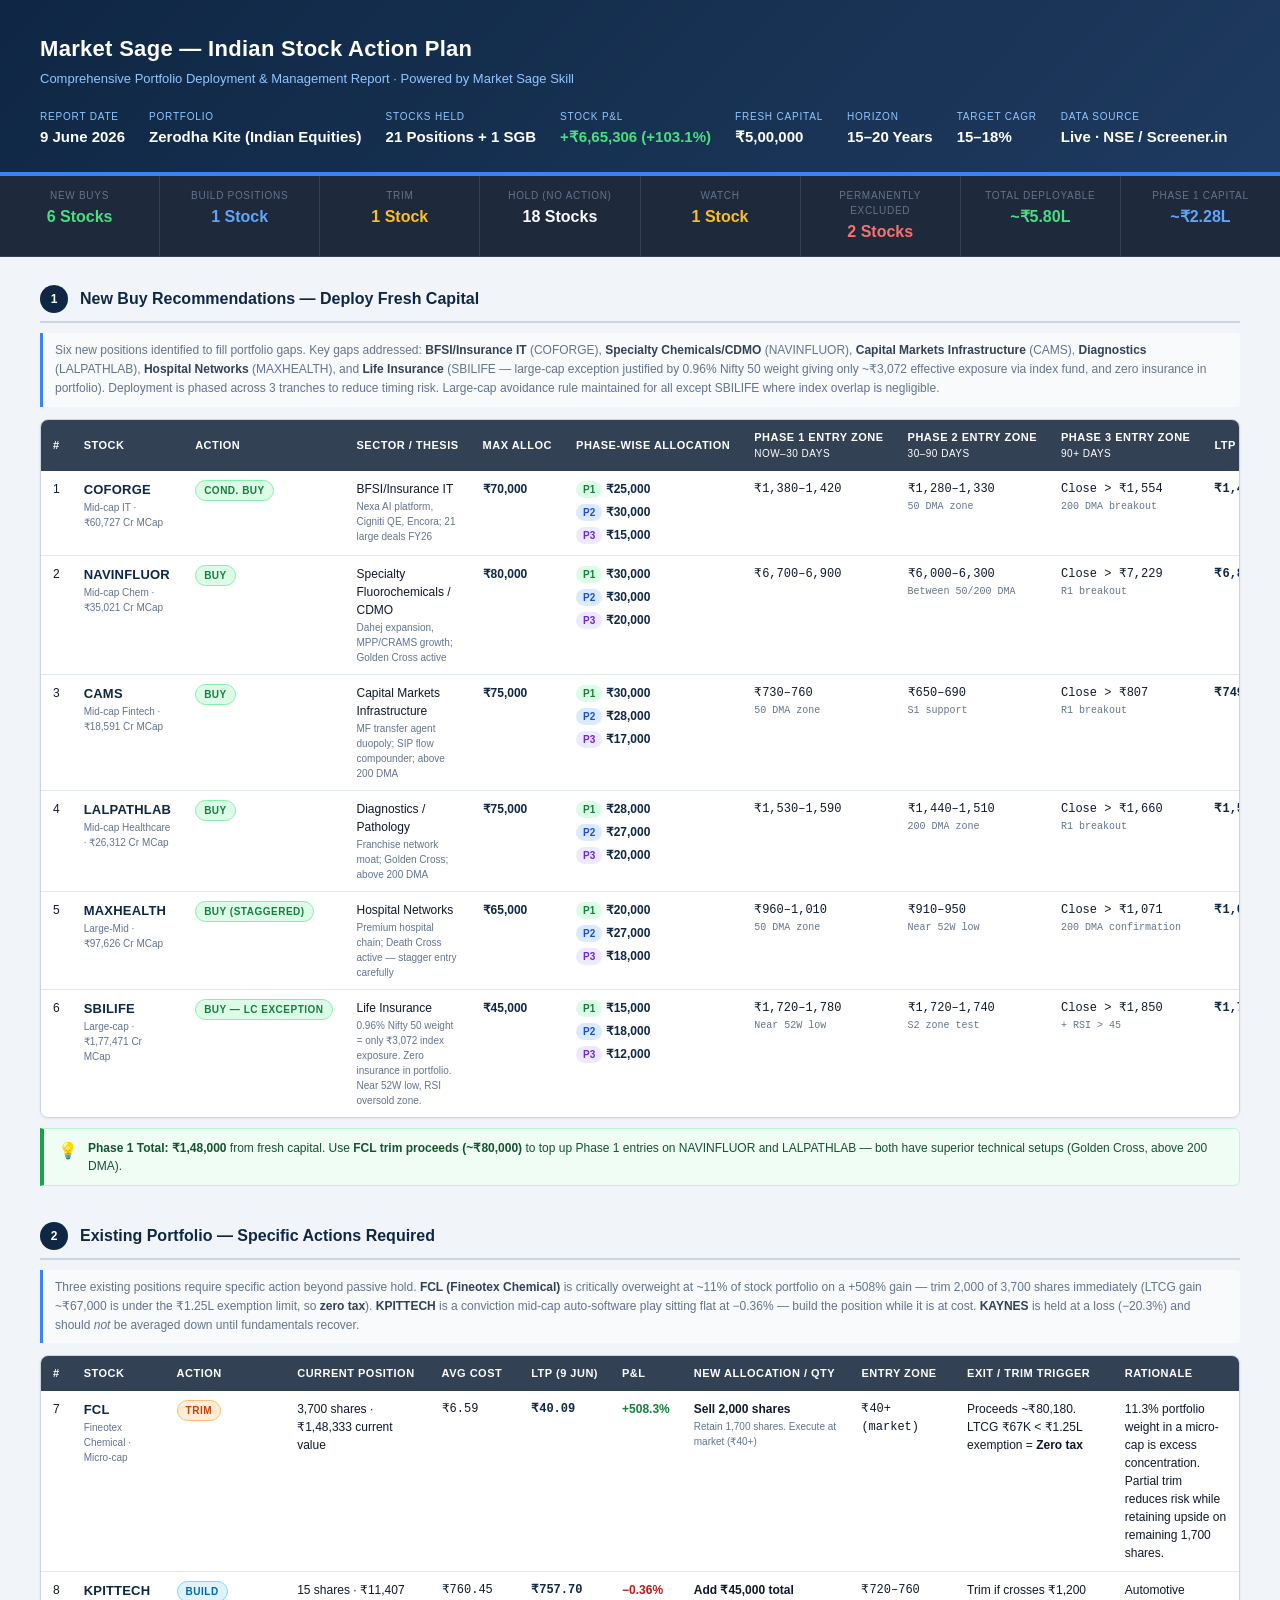
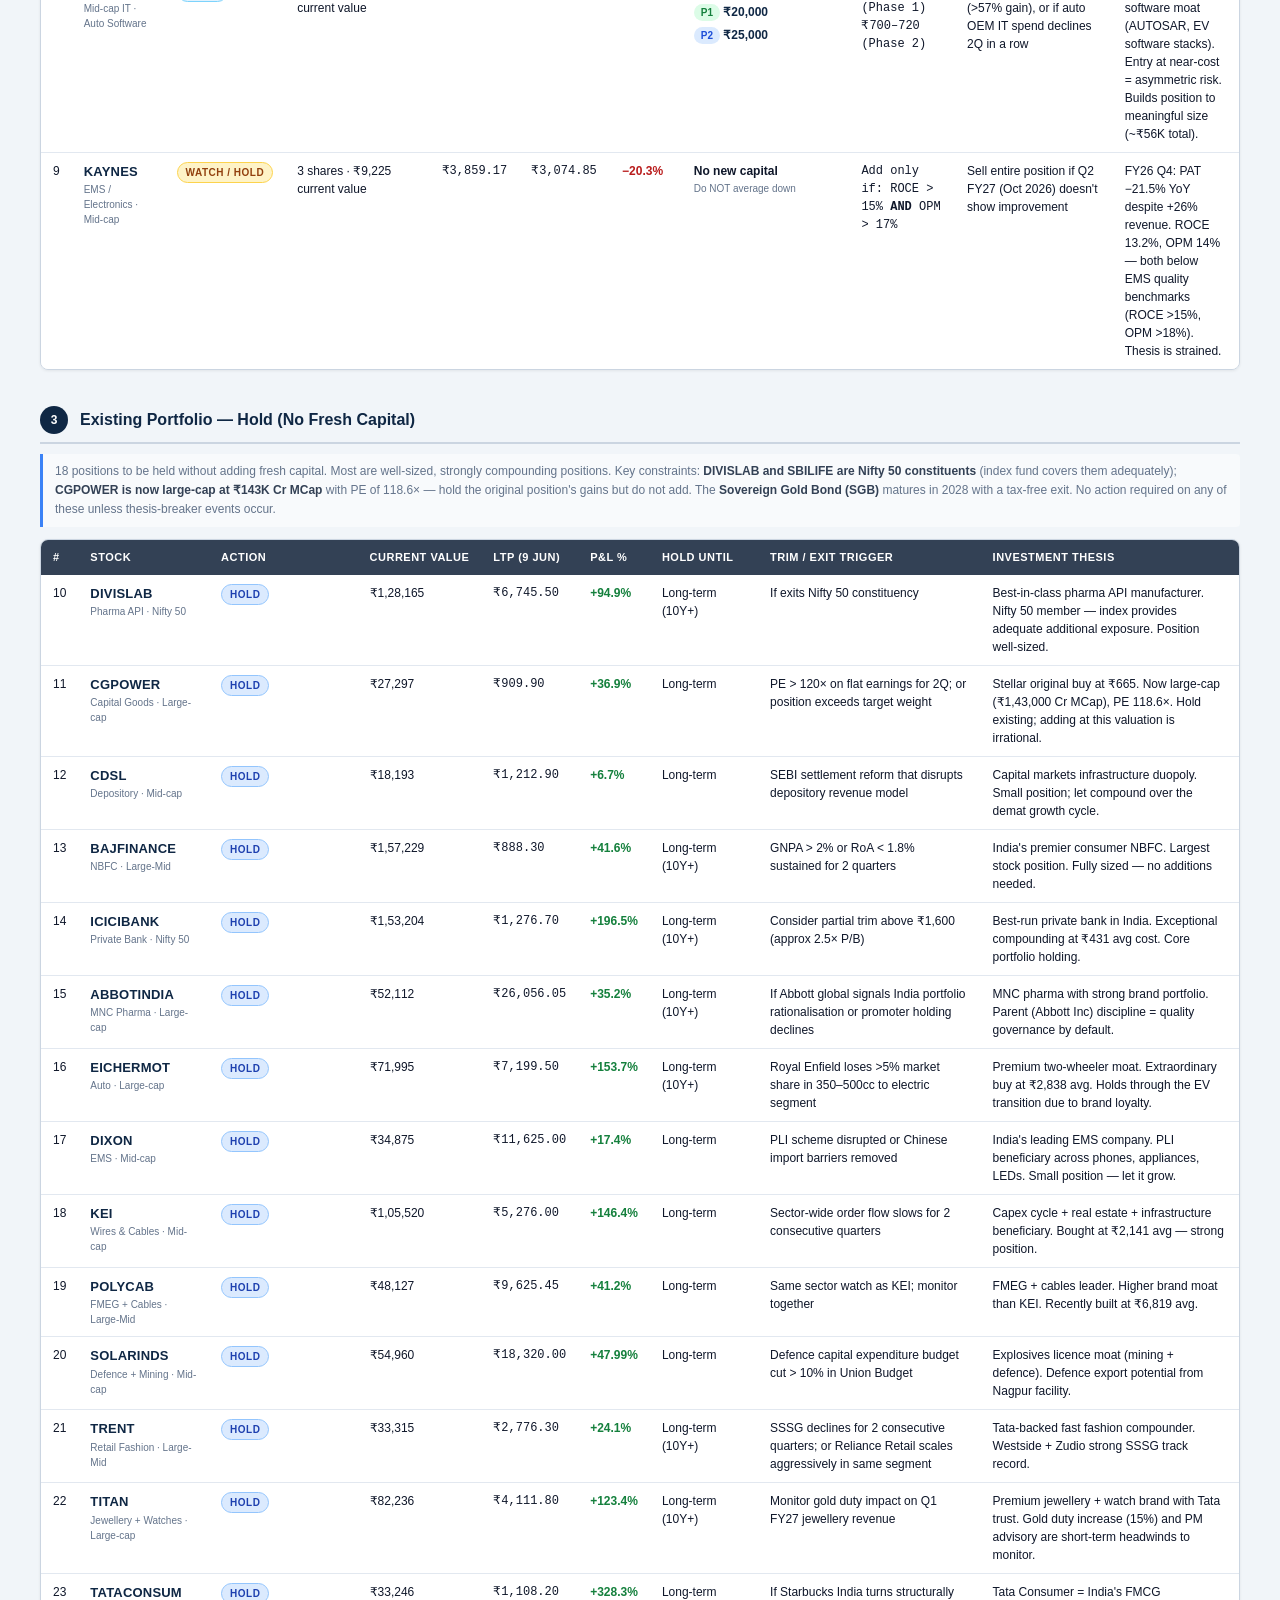
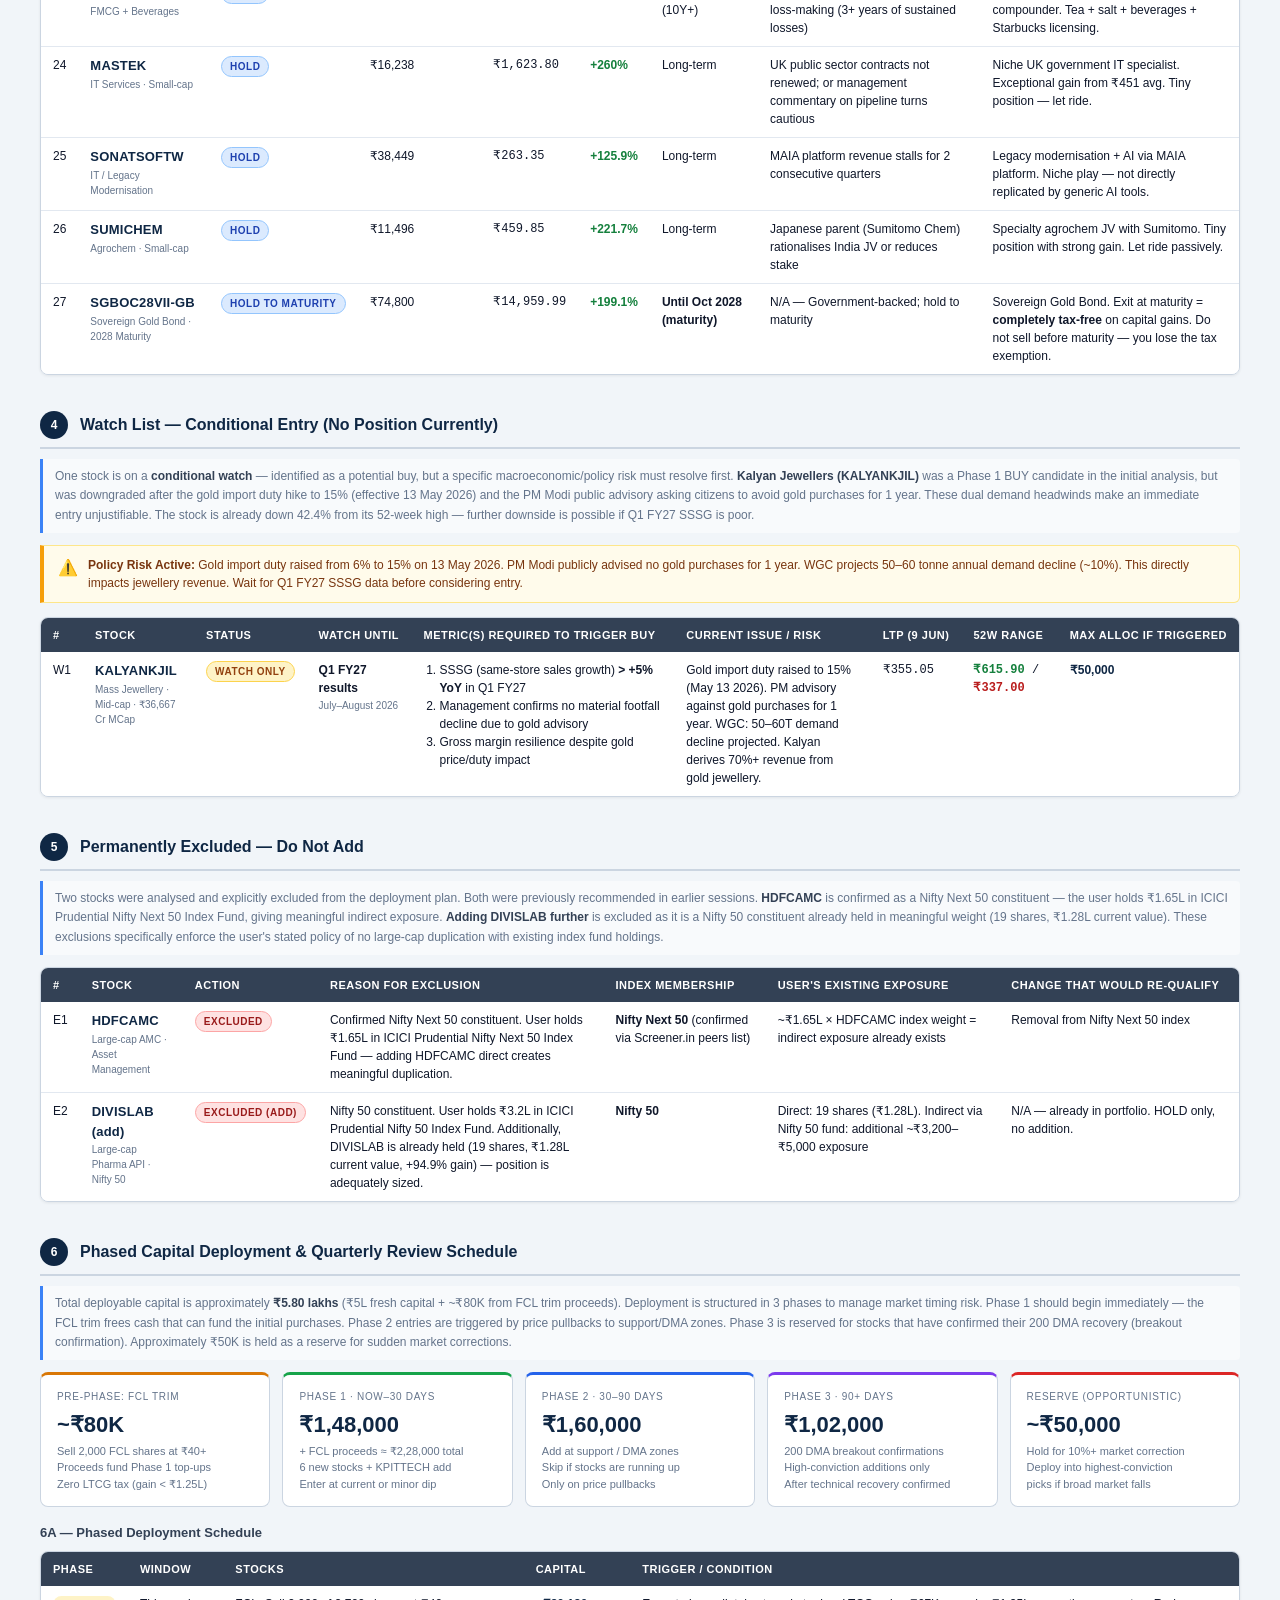
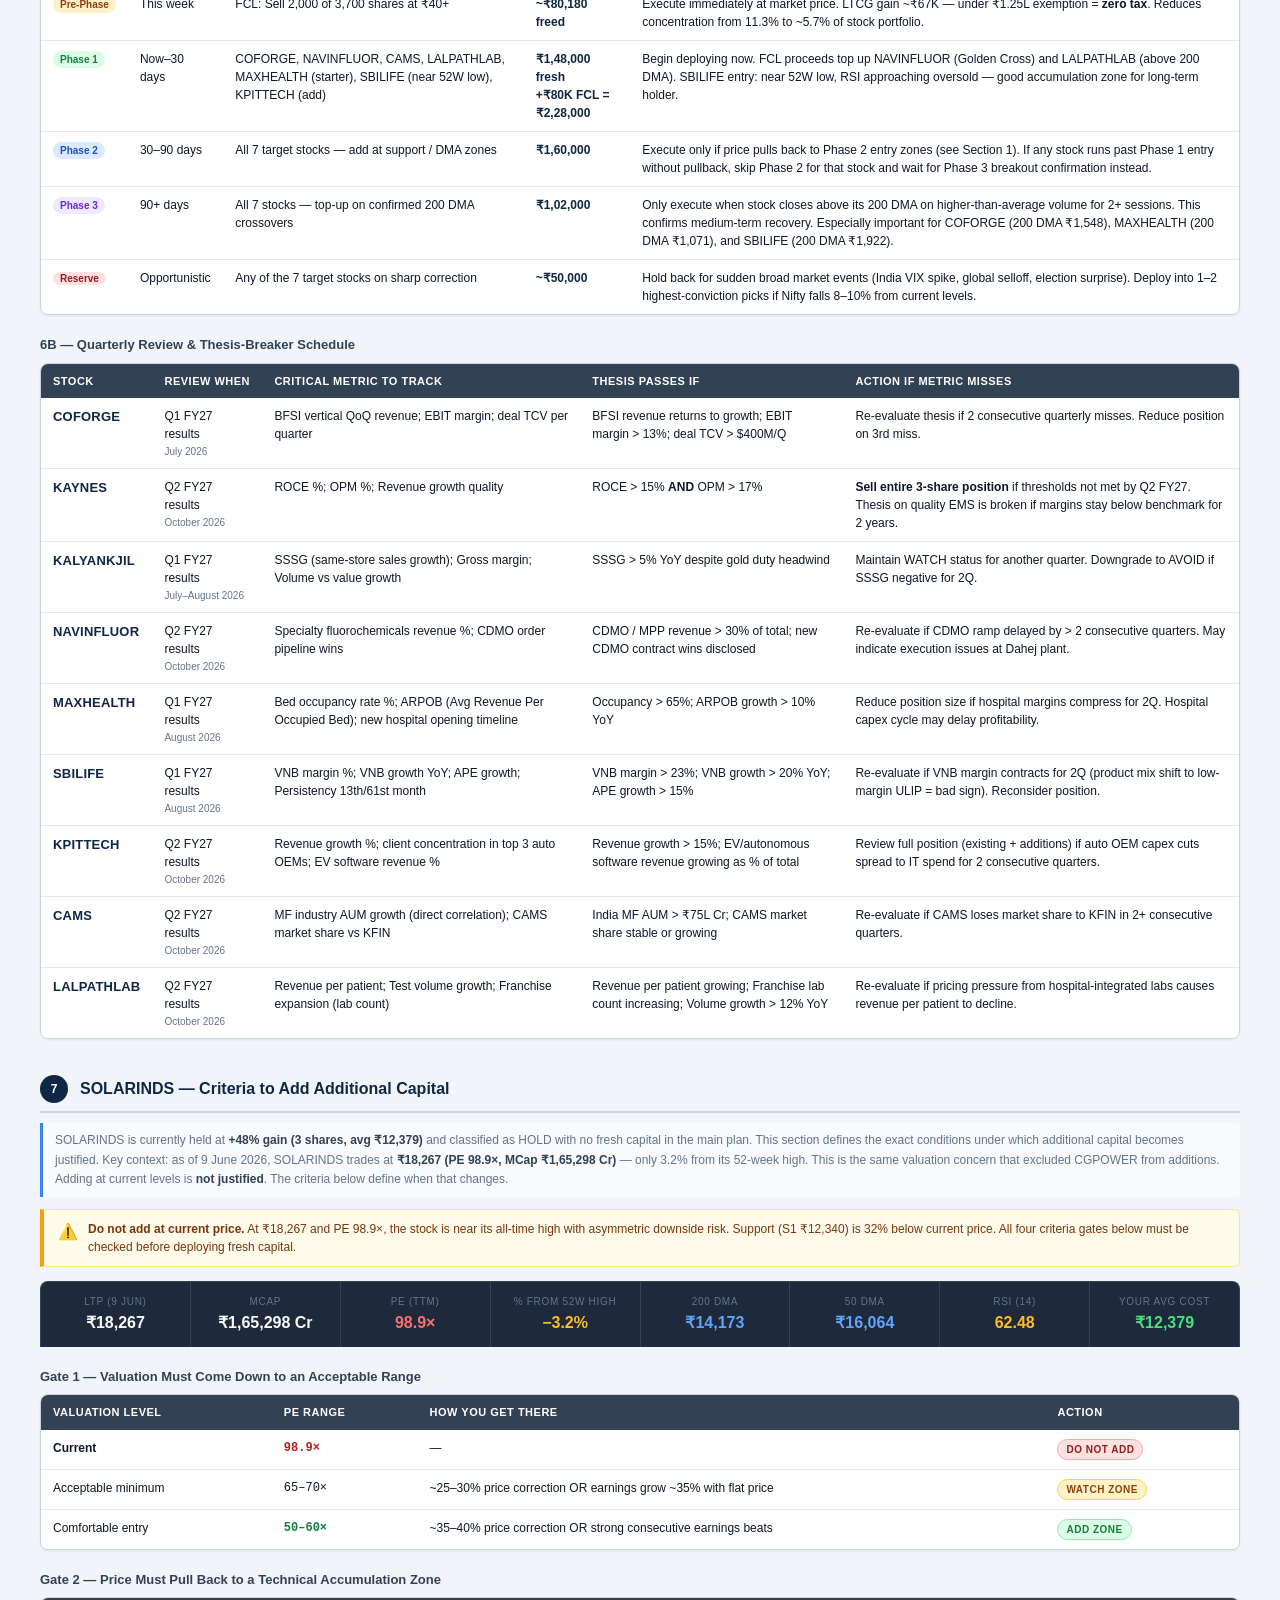
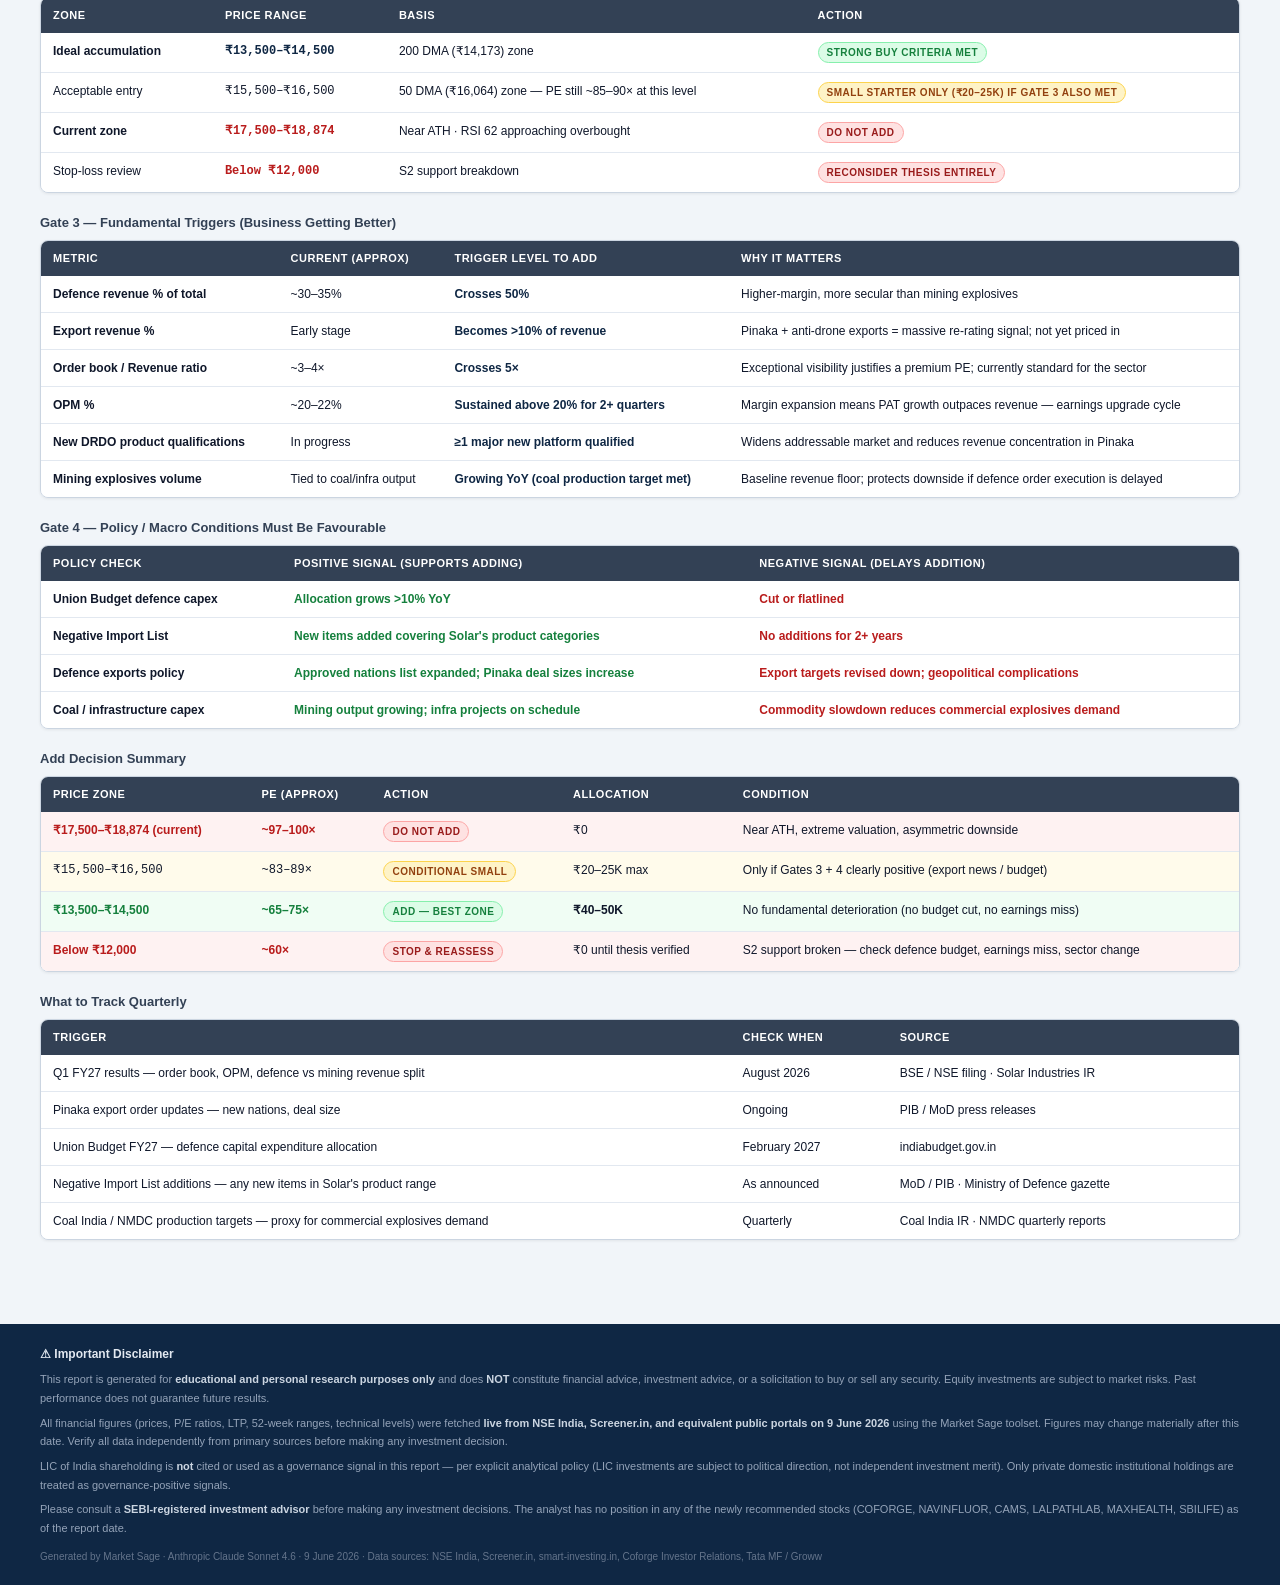
<file: html-reports/market-sage-action-plan-9jun2026.html>
<!DOCTYPE html>
<html lang="en">
<head>
<meta charset="UTF-8">
<meta name="viewport" content="width=device-width, initial-scale=1.0">
<title>Market Sage — Stock Action Plan | 9 June 2026</title>
<style>
  :root {
    --navy:      #0f2744;
    --navy-mid:  #1e3a5f;
    --blue:      #1d4ed8;
    --slate:     #334155;
    --slate-lt:  #475569;
    --bg:        #f1f5f9;
    --bg-card:   #ffffff;
    --border:    #cbd5e1;
    --text:      #0f172a;
    --text-muted:#64748b;
    --buy:       #15803d;
    --buy-bg:    #dcfce7;
    --build:     #0369a1;
    --build-bg:  #e0f2fe;
    --hold:      #1e40af;
    --hold-bg:   #dbeafe;
    --trim:      #c2410c;
    --trim-bg:   #ffedd5;
    --watch:     #92400e;
    --watch-bg:  #fef3c7;
    --exclude:   #991b1b;
    --exclude-bg:#fee2e2;
    --pos:       #15803d;
    --neg:       #b91c1c;
  }
  * { box-sizing: border-box; margin: 0; padding: 0; }
  body {
    font-family: -apple-system, BlinkMacSystemFont, 'Segoe UI', Roboto, sans-serif;
    background: var(--bg);
    color: var(--text);
    font-size: 13px;
    line-height: 1.5;
  }

  /* ── HEADER ── */
  .report-header {
    background: linear-gradient(135deg, var(--navy) 0%, var(--navy-mid) 100%);
    color: #fff;
    padding: 32px 40px 24px;
    border-bottom: 4px solid #3b82f6;
  }
  .report-header h1 {
    font-size: 22px;
    font-weight: 700;
    letter-spacing: 0.3px;
    margin-bottom: 4px;
  }
  .report-header .subtitle {
    font-size: 13px;
    color: #93c5fd;
    margin-bottom: 20px;
  }
  .meta-row {
    display: flex;
    flex-wrap: wrap;
    gap: 24px;
    margin-top: 16px;
  }
  .meta-item {
    display: flex;
    flex-direction: column;
    gap: 2px;
  }
  .meta-item .label { font-size: 10px; text-transform: uppercase; letter-spacing: 0.8px; color: #93c5fd; }
  .meta-item .value { font-size: 15px; font-weight: 700; color: #fff; }

  /* ── STATS STRIP ── */
  .stats-strip {
    display: flex;
    flex-wrap: wrap;
    gap: 0;
    background: #1e293b;
    border-bottom: 1px solid #334155;
  }
  .stat-box {
    flex: 1;
    min-width: 120px;
    padding: 12px 20px;
    border-right: 1px solid #334155;
    text-align: center;
  }
  .stat-box:last-child { border-right: none; }
  .stat-box .s-label { font-size: 10px; text-transform: uppercase; letter-spacing: 0.7px; color: #64748b; }
  .stat-box .s-val   { font-size: 16px; font-weight: 700; margin-top: 2px; }
  .s-green { color: #4ade80; }
  .s-amber { color: #fbbf24; }
  .s-red   { color: #f87171; }
  .s-blue  { color: #60a5fa; }
  .s-white { color: #f8fafc; }

  /* ── MAIN CONTENT ── */
  .content { padding: 28px 40px; max-width: 1600px; margin: 0 auto; }

  /* ── SECTION ── */
  .section { margin-bottom: 36px; }
  .section-header {
    display: flex;
    align-items: center;
    gap: 12px;
    margin-bottom: 10px;
    padding-bottom: 8px;
    border-bottom: 2px solid var(--border);
  }
  .section-num {
    width: 28px; height: 28px;
    background: var(--navy);
    color: #fff;
    border-radius: 50%;
    display: flex; align-items: center; justify-content: center;
    font-size: 12px; font-weight: 700; flex-shrink: 0;
  }
  .section-title { font-size: 16px; font-weight: 700; color: var(--navy); }
  .section-desc {
    font-size: 12px;
    color: var(--text-muted);
    margin-bottom: 12px;
    line-height: 1.6;
    background: #f8fafc;
    border-left: 3px solid #3b82f6;
    padding: 8px 12px;
    border-radius: 0 4px 4px 0;
  }
  .section-desc strong { color: var(--slate); }

  /* ── TABLE ── */
  .tbl-wrap { overflow-x: auto; border-radius: 8px; border: 1px solid var(--border); box-shadow: 0 1px 3px rgba(0,0,0,0.07); }
  table { width: 100%; border-collapse: collapse; background: var(--bg-card); }
  thead tr { background: var(--slate); color: #fff; }
  thead th {
    padding: 9px 12px;
    text-align: left;
    font-size: 11px;
    font-weight: 600;
    text-transform: uppercase;
    letter-spacing: 0.5px;
    white-space: nowrap;
  }
  tbody tr { border-bottom: 1px solid #e2e8f0; }
  tbody tr:last-child { border-bottom: none; }
  tbody tr:hover { background: #f8fafc; }
  td {
    padding: 9px 12px;
    vertical-align: top;
    font-size: 12px;
    line-height: 1.5;
  }
  .stock-name { font-weight: 700; font-size: 13px; color: var(--navy); letter-spacing: 0.2px; }
  .sub { display: block; font-size: 10px; color: var(--text-muted); font-weight: 400; margin-top: 1px; }

  /* ── ACTION BADGES ── */
  .badge {
    display: inline-block;
    padding: 2px 8px;
    border-radius: 20px;
    font-size: 10px;
    font-weight: 700;
    text-transform: uppercase;
    letter-spacing: 0.5px;
    white-space: nowrap;
  }
  .badge-buy      { background: var(--buy-bg);     color: var(--buy);     border: 1px solid #86efac; }
  .badge-build    { background: var(--build-bg);   color: var(--build);   border: 1px solid #7dd3fc; }
  .badge-hold     { background: var(--hold-bg);    color: var(--hold);    border: 1px solid #93c5fd; }
  .badge-trim     { background: var(--trim-bg);    color: var(--trim);    border: 1px solid #fdba74; }
  .badge-watch    { background: var(--watch-bg);   color: var(--watch);   border: 1px solid #fcd34d; }
  .badge-exclude  { background: var(--exclude-bg); color: var(--exclude); border: 1px solid #fca5a5; }

  /* ── NUMBERS ── */
  .pos { color: var(--pos); font-weight: 600; }
  .neg { color: var(--neg); font-weight: 600; }
  .alloc { font-weight: 700; color: var(--navy); }
  .price { font-family: 'SF Mono', 'Fira Code', 'Consolas', monospace; font-size: 12px; }
  .phase-block { display: flex; flex-direction: column; gap: 3px; }
  .phase-row { display: flex; gap: 6px; align-items: baseline; }
  .phase-label { font-size: 9px; text-transform: uppercase; color: var(--text-muted); letter-spacing: 0.5px; min-width: 20px; }
  .phase-val { font-size: 12px; font-weight: 600; color: var(--navy); }

  /* ── DEPLOYMENT SUMMARY ── */
  .deploy-grid {
    display: grid;
    grid-template-columns: repeat(auto-fit, minmax(200px, 1fr));
    gap: 12px;
    margin-bottom: 16px;
  }
  .deploy-card {
    background: var(--bg-card);
    border: 1px solid var(--border);
    border-radius: 8px;
    padding: 14px 16px;
    border-top: 3px solid var(--blue);
  }
  .deploy-card.phase1 { border-top-color: #16a34a; }
  .deploy-card.phase2 { border-top-color: #2563eb; }
  .deploy-card.phase3 { border-top-color: #7c3aed; }
  .deploy-card.total  { border-top-color: #dc2626; }
  .deploy-card.fcl    { border-top-color: #d97706; }
  .dc-label { font-size: 10px; text-transform: uppercase; letter-spacing: 0.7px; color: var(--text-muted); }
  .dc-amount { font-size: 22px; font-weight: 800; color: var(--navy); margin: 4px 0 2px; }
  .dc-detail { font-size: 11px; color: var(--text-muted); }

  /* ── FOOTER ── */
  .report-footer {
    background: var(--navy);
    color: #94a3b8;
    padding: 20px 40px;
    font-size: 11px;
    line-height: 1.7;
    margin-top: 20px;
  }
  .report-footer strong { color: #cbd5e1; }
  .disclaimer-title { color: #e2e8f0; font-size: 12px; font-weight: 700; margin-bottom: 6px; }

  /* ── PHASE PILL ── */
  .phase-pill {
    display: inline-block;
    padding: 1px 7px;
    border-radius: 10px;
    font-size: 10px;
    font-weight: 600;
    margin-bottom: 2px;
    white-space: nowrap;
  }
  .p1 { background: #dcfce7; color: #15803d; }
  .p2 { background: #dbeafe; color: #1d4ed8; }
  .p3 { background: #ede9fe; color: #6d28d9; }

  /* ── CALLOUT BOX ── */
  .callout {
    display: flex; gap: 10px;
    background: #fffbeb;
    border: 1px solid #fde68a;
    border-left: 4px solid #f59e0b;
    border-radius: 0 6px 6px 0;
    padding: 10px 14px;
    margin: 10px 0 14px;
    font-size: 12px;
    color: #78350f;
  }
  .callout-icon { font-size: 16px; flex-shrink: 0; }
  .callout-green {
    background: #f0fdf4;
    border-color: #bbf7d0;
    border-left-color: #16a34a;
    color: #14532d;
  }

  @media print {
    body { background: #fff; font-size: 11px; }
    .report-header { padding: 16px 20px; }
    .content { padding: 16px 20px; }
    .section { page-break-inside: avoid; }
    .deploy-grid { grid-template-columns: repeat(5, 1fr); }
  }
</style>
</head>
<body>

<!-- ═══════════════════════════════════════════ HEADER ═══ -->
<header class="report-header">
  <h1>Market Sage — Indian Stock Action Plan</h1>
  <div class="subtitle">Comprehensive Portfolio Deployment & Management Report · Powered by Market Sage Skill</div>
  <div class="meta-row">
    <div class="meta-item"><span class="label">Report Date</span><span class="value">9 June 2026</span></div>
    <div class="meta-item"><span class="label">Portfolio</span><span class="value">Zerodha Kite (Indian Equities)</span></div>
    <div class="meta-item"><span class="label">Stocks Held</span><span class="value">21 Positions + 1 SGB</span></div>
    <div class="meta-item"><span class="label">Stock P&L</span><span class="value" style="color:#4ade80">+₹6,65,306 (+103.1%)</span></div>
    <div class="meta-item"><span class="label">Fresh Capital</span><span class="value">₹5,00,000</span></div>
    <div class="meta-item"><span class="label">Horizon</span><span class="value">15–20 Years</span></div>
    <div class="meta-item"><span class="label">Target CAGR</span><span class="value">15–18%</span></div>
    <div class="meta-item"><span class="label">Data Source</span><span class="value">Live · NSE / Screener.in</span></div>
  </div>
</header>

<!-- ═══════════════════════════════════════════ STATS ═══ -->
<div class="stats-strip">
  <div class="stat-box"><div class="s-label">New Buys</div><div class="s-val s-green">6 Stocks</div></div>
  <div class="stat-box"><div class="s-label">Build Positions</div><div class="s-val s-blue">1 Stock</div></div>
  <div class="stat-box"><div class="s-label">Trim</div><div class="s-val s-amber">1 Stock</div></div>
  <div class="stat-box"><div class="s-label">Hold (No Action)</div><div class="s-val s-white">18 Stocks</div></div>
  <div class="stat-box"><div class="s-label">Watch</div><div class="s-val s-amber">1 Stock</div></div>
  <div class="stat-box"><div class="s-label">Permanently Excluded</div><div class="s-val s-red">2 Stocks</div></div>
  <div class="stat-box"><div class="s-label">Total Deployable</div><div class="s-val s-green">~₹5.80L</div></div>
  <div class="stat-box"><div class="s-label">Phase 1 Capital</div><div class="s-val s-blue">~₹2.28L</div></div>
</div>

<!-- ═══════════════════════════════════════════ CONTENT ═══ -->
<main class="content">

  <!-- ─────────────── SECTION 1: NEW BUYS ─────────────── -->
  <section class="section">
    <div class="section-header">
      <div class="section-num">1</div>
      <div class="section-title">New Buy Recommendations — Deploy Fresh Capital</div>
    </div>
    <div class="section-desc">
      Six new positions identified to fill portfolio gaps. Key gaps addressed: <strong>BFSI/Insurance IT</strong> (COFORGE), <strong>Specialty Chemicals/CDMO</strong> (NAVINFLUOR), <strong>Capital Markets Infrastructure</strong> (CAMS), <strong>Diagnostics</strong> (LALPATHLAB), <strong>Hospital Networks</strong> (MAXHEALTH), and <strong>Life Insurance</strong> (SBILIFE — large-cap exception justified by 0.96% Nifty 50 weight giving only ~₹3,072 effective exposure via index fund, and zero insurance in portfolio). Deployment is phased across 3 tranches to reduce timing risk. Large-cap avoidance rule maintained for all except SBILIFE where index overlap is negligible.
    </div>
    <div class="tbl-wrap">
      <table>
        <thead>
          <tr>
            <th>#</th>
            <th>Stock</th>
            <th>Action</th>
            <th>Sector / Thesis</th>
            <th>Max Alloc</th>
            <th>Phase-wise Allocation</th>
            <th>Phase 1 Entry Zone<br><span style="font-weight:400;font-size:10px">Now–30 days</span></th>
            <th>Phase 2 Entry Zone<br><span style="font-weight:400;font-size:10px">30–90 days</span></th>
            <th>Phase 3 Entry Zone<br><span style="font-weight:400;font-size:10px">90+ days</span></th>
            <th>LTP (9 Jun)</th>
            <th>52W Range</th>
            <th>Stop-Loss Review</th>
          </tr>
        </thead>
        <tbody>
          <tr>
            <td>1</td>
            <td><span class="stock-name">COFORGE</span><span class="sub">Mid-cap IT · ₹60,727 Cr MCap</span></td>
            <td><span class="badge badge-buy">Cond. BUY</span></td>
            <td>BFSI/Insurance IT<br><span class="sub">Nexa AI platform, Cigniti QE, Encora; 21 large deals FY26</span></td>
            <td class="alloc">₹70,000</td>
            <td>
              <div class="phase-block">
                <div><span class="phase-pill p1">P1</span> <span class="phase-val">₹25,000</span></div>
                <div><span class="phase-pill p2">P2</span> <span class="phase-val">₹30,000</span></div>
                <div><span class="phase-pill p3">P3</span> <span class="phase-val">₹15,000</span></div>
              </div>
            </td>
            <td class="price">₹1,380–1,420</td>
            <td class="price">₹1,280–1,330<br><span class="sub">50 DMA zone</span></td>
            <td class="price">Close &gt; ₹1,554<br><span class="sub">200 DMA breakout</span></td>
            <td class="price alloc">₹1,412.00</td>
            <td class="price"><span class="pos">₹1,984</span> / <span class="neg">₹1,008</span></td>
            <td>Below ₹1,200 for 10+ days</td>
          </tr>
          <tr>
            <td>2</td>
            <td><span class="stock-name">NAVINFLUOR</span><span class="sub">Mid-cap Chem · ₹35,021 Cr MCap</span></td>
            <td><span class="badge badge-buy">BUY</span></td>
            <td>Specialty Fluorochemicals / CDMO<br><span class="sub">Dahej expansion, MPP/CRAMS growth; Golden Cross active</span></td>
            <td class="alloc">₹80,000</td>
            <td>
              <div class="phase-block">
                <div><span class="phase-pill p1">P1</span> <span class="phase-val">₹30,000</span></div>
                <div><span class="phase-pill p2">P2</span> <span class="phase-val">₹30,000</span></div>
                <div><span class="phase-pill p3">P3</span> <span class="phase-val">₹20,000</span></div>
              </div>
            </td>
            <td class="price">₹6,700–6,900</td>
            <td class="price">₹6,000–6,300<br><span class="sub">Between 50/200 DMA</span></td>
            <td class="price">Close &gt; ₹7,229<br><span class="sub">R1 breakout</span></td>
            <td class="price alloc">₹6,828.50</td>
            <td class="price"><span class="pos">₹7,525</span> / <span class="neg">₹4,337</span></td>
            <td>Below ₹5,650 (S2)</td>
          </tr>
          <tr>
            <td>3</td>
            <td><span class="stock-name">CAMS</span><span class="sub">Mid-cap Fintech · ₹18,591 Cr MCap</span></td>
            <td><span class="badge badge-buy">BUY</span></td>
            <td>Capital Markets Infrastructure<br><span class="sub">MF transfer agent duopoly; SIP flow compounder; above 200 DMA</span></td>
            <td class="alloc">₹75,000</td>
            <td>
              <div class="phase-block">
                <div><span class="phase-pill p1">P1</span> <span class="phase-val">₹30,000</span></div>
                <div><span class="phase-pill p2">P2</span> <span class="phase-val">₹28,000</span></div>
                <div><span class="phase-pill p3">P3</span> <span class="phase-val">₹17,000</span></div>
              </div>
            </td>
            <td class="price">₹730–760<br><span class="sub">50 DMA zone</span></td>
            <td class="price">₹650–690<br><span class="sub">S1 support</span></td>
            <td class="price">Close &gt; ₹807<br><span class="sub">R1 breakout</span></td>
            <td class="price alloc">₹749.70</td>
            <td class="price"><span class="pos">₹860</span> / <span class="neg">₹611</span></td>
            <td>Below ₹600 (S2)</td>
          </tr>
          <tr>
            <td>4</td>
            <td><span class="stock-name">LALPATHLAB</span><span class="sub">Mid-cap Healthcare · ₹26,312 Cr MCap</span></td>
            <td><span class="badge badge-buy">BUY</span></td>
            <td>Diagnostics / Pathology<br><span class="sub">Franchise network moat; Golden Cross; above 200 DMA</span></td>
            <td class="alloc">₹75,000</td>
            <td>
              <div class="phase-block">
                <div><span class="phase-pill p1">P1</span> <span class="phase-val">₹28,000</span></div>
                <div><span class="phase-pill p2">P2</span> <span class="phase-val">₹27,000</span></div>
                <div><span class="phase-pill p3">P3</span> <span class="phase-val">₹20,000</span></div>
              </div>
            </td>
            <td class="price">₹1,530–1,590</td>
            <td class="price">₹1,440–1,510<br><span class="sub">200 DMA zone</span></td>
            <td class="price">Close &gt; ₹1,660<br><span class="sub">R1 breakout</span></td>
            <td class="price alloc">₹1,575.80</td>
            <td class="price"><span class="pos">₹1,761</span> / <span class="neg">₹1,272</span></td>
            <td>Below ₹1,270 (52W low)</td>
          </tr>
          <tr>
            <td>5</td>
            <td><span class="stock-name">MAXHEALTH</span><span class="sub">Large-Mid · ₹97,626 Cr MCap</span></td>
            <td><span class="badge badge-buy">BUY (Staggered)</span></td>
            <td>Hospital Networks<br><span class="sub">Premium hospital chain; Death Cross active — stagger entry carefully</span></td>
            <td class="alloc">₹65,000</td>
            <td>
              <div class="phase-block">
                <div><span class="phase-pill p1">P1</span> <span class="phase-val">₹20,000</span></div>
                <div><span class="phase-pill p2">P2</span> <span class="phase-val">₹27,000</span></div>
                <div><span class="phase-pill p3">P3</span> <span class="phase-val">₹18,000</span></div>
              </div>
            </td>
            <td class="price">₹960–1,010<br><span class="sub">50 DMA zone</span></td>
            <td class="price">₹910–950<br><span class="sub">Near 52W low</span></td>
            <td class="price">Close &gt; ₹1,071<br><span class="sub">200 DMA confirmation</span></td>
            <td class="price alloc">₹1,003.10</td>
            <td class="price"><span class="pos">₹1,314</span> / <span class="neg">₹903</span></td>
            <td>Below ₹895 (52W low)</td>
          </tr>
          <tr>
            <td>6</td>
            <td><span class="stock-name">SBILIFE</span><span class="sub">Large-cap · ₹1,77,471 Cr MCap</span></td>
            <td><span class="badge badge-buy">BUY — LC Exception</span></td>
            <td>Life Insurance<br><span class="sub">0.96% Nifty 50 weight = only ₹3,072 index exposure. Zero insurance in portfolio. Near 52W low, RSI oversold zone.</span></td>
            <td class="alloc">₹45,000</td>
            <td>
              <div class="phase-block">
                <div><span class="phase-pill p1">P1</span> <span class="phase-val">₹15,000</span></div>
                <div><span class="phase-pill p2">P2</span> <span class="phase-val">₹18,000</span></div>
                <div><span class="phase-pill p3">P3</span> <span class="phase-val">₹12,000</span></div>
              </div>
            </td>
            <td class="price">₹1,720–1,780<br><span class="sub">Near 52W low</span></td>
            <td class="price">₹1,720–1,740<br><span class="sub">S2 zone test</span></td>
            <td class="price">Close &gt; ₹1,850<br><span class="sub">+ RSI &gt; 45</span></td>
            <td class="price alloc">₹1,769.10</td>
            <td class="price"><span class="pos">₹2,129</span> / <span class="neg">₹1,717</span></td>
            <td>Below ₹1,690 (below 52W low)</td>
          </tr>
        </tbody>
      </table>
    </div>
    <div class="callout callout-green" style="margin-top:10px">
      <span class="callout-icon">💡</span>
      <span><strong>Phase 1 Total: ₹1,48,000</strong> from fresh capital. Use <strong>FCL trim proceeds (~₹80,000)</strong> to top up Phase 1 entries on NAVINFLUOR and LALPATHLAB — both have superior technical setups (Golden Cross, above 200 DMA).</span>
    </div>
  </section>

  <!-- ─────────────── SECTION 2: SPECIFIC ACTIONS ─────────────── -->
  <section class="section">
    <div class="section-header">
      <div class="section-num">2</div>
      <div class="section-title">Existing Portfolio — Specific Actions Required</div>
    </div>
    <div class="section-desc">
      Three existing positions require specific action beyond passive hold. <strong>FCL (Fineotex Chemical)</strong> is critically overweight at ~11% of stock portfolio on a +508% gain — trim 2,000 of 3,700 shares immediately (LTCG gain ~₹67,000 is under the ₹1.25L exemption limit, so <strong>zero tax</strong>). <strong>KPITTECH</strong> is a conviction mid-cap auto-software play sitting flat at −0.36% — build the position while it is at cost. <strong>KAYNES</strong> is held at a loss (−20.3%) and should <em>not</em> be averaged down until fundamentals recover.
    </div>
    <div class="tbl-wrap">
      <table>
        <thead>
          <tr>
            <th>#</th>
            <th>Stock</th>
            <th>Action</th>
            <th>Current Position</th>
            <th>Avg Cost</th>
            <th>LTP (9 Jun)</th>
            <th>P&amp;L</th>
            <th>New Allocation / Qty</th>
            <th>Entry Zone</th>
            <th>Exit / Trim Trigger</th>
            <th>Rationale</th>
          </tr>
        </thead>
        <tbody>
          <tr>
            <td>7</td>
            <td><span class="stock-name">FCL</span><span class="sub">Fineotex Chemical · Micro-cap</span></td>
            <td><span class="badge badge-trim">TRIM</span></td>
            <td>3,700 shares · ₹1,48,333 current value</td>
            <td class="price">₹6.59</td>
            <td class="price alloc">₹40.09</td>
            <td class="pos">+508.3%</td>
            <td><strong>Sell 2,000 shares</strong><br><span class="sub">Retain 1,700 shares. Execute at market (₹40+)</span></td>
            <td class="price">₹40+ (market)</td>
            <td>Proceeds ~₹80,180. LTCG ₹67K &lt; ₹1.25L exemption = <strong>Zero tax</strong></td>
            <td>11.3% portfolio weight in a micro-cap is excess concentration. Partial trim reduces risk while retaining upside on remaining 1,700 shares.</td>
          </tr>
          <tr>
            <td>8</td>
            <td><span class="stock-name">KPITTECH</span><span class="sub">Mid-cap IT · Auto Software</span></td>
            <td><span class="badge badge-build">BUILD</span></td>
            <td>15 shares · ₹11,407 current value</td>
            <td class="price">₹760.45</td>
            <td class="price alloc">₹757.70</td>
            <td class="neg">−0.36%</td>
            <td><strong>Add ₹45,000 total</strong><br>
              <div class="phase-block" style="margin-top:4px">
                <div><span class="phase-pill p1">P1</span> <span class="phase-val">₹20,000</span></div>
                <div><span class="phase-pill p2">P2</span> <span class="phase-val">₹25,000</span></div>
              </div>
            </td>
            <td class="price">₹720–760 (Phase 1)<br>₹700–720 (Phase 2)</td>
            <td>Trim if crosses ₹1,200 (>57% gain), or if auto OEM IT spend declines 2Q in a row</td>
            <td>Automotive software moat (AUTOSAR, EV software stacks). Entry at near-cost = asymmetric risk. Builds position to meaningful size (~₹56K total).</td>
          </tr>
          <tr>
            <td>9</td>
            <td><span class="stock-name">KAYNES</span><span class="sub">EMS / Electronics · Mid-cap</span></td>
            <td><span class="badge badge-watch">WATCH / HOLD</span></td>
            <td>3 shares · ₹9,225 current value</td>
            <td class="price">₹3,859.17</td>
            <td class="price">₹3,074.85</td>
            <td class="neg">−20.3%</td>
            <td><strong>No new capital</strong><br><span class="sub">Do NOT average down</span></td>
            <td class="price">Add only if: ROCE &gt; 15% <strong>AND</strong> OPM &gt; 17%</td>
            <td>Sell entire position if Q2 FY27 (Oct 2026) doesn't show improvement</td>
            <td>FY26 Q4: PAT −21.5% YoY despite +26% revenue. ROCE 13.2%, OPM 14% — both below EMS quality benchmarks (ROCE &gt;15%, OPM &gt;18%). Thesis is strained.</td>
          </tr>
        </tbody>
      </table>
    </div>
  </section>

  <!-- ─────────────── SECTION 3: HOLD ─────────────── -->
  <section class="section">
    <div class="section-header">
      <div class="section-num">3</div>
      <div class="section-title">Existing Portfolio — Hold (No Fresh Capital)</div>
    </div>
    <div class="section-desc">
      18 positions to be held without adding fresh capital. Most are well-sized, strongly compounding positions. Key constraints: <strong>DIVISLAB and SBILIFE are Nifty 50 constituents</strong> (index fund covers them adequately); <strong>CGPOWER is now large-cap at ₹143K Cr MCap</strong> with PE of 118.6× — hold the original position's gains but do not add. The <strong>Sovereign Gold Bond (SGB)</strong> matures in 2028 with a tax-free exit. No action required on any of these unless thesis-breaker events occur.
    </div>
    <div class="tbl-wrap">
      <table>
        <thead>
          <tr>
            <th>#</th>
            <th>Stock</th>
            <th>Action</th>
            <th>Current Value</th>
            <th>LTP (9 Jun)</th>
            <th>P&amp;L %</th>
            <th>Hold Until</th>
            <th>Trim / Exit Trigger</th>
            <th>Investment Thesis</th>
          </tr>
        </thead>
        <tbody>
          <tr>
            <td>10</td>
            <td><span class="stock-name">DIVISLAB</span><span class="sub">Pharma API · Nifty 50</span></td>
            <td><span class="badge badge-hold">HOLD</span></td>
            <td>₹1,28,165</td>
            <td class="price">₹6,745.50</td>
            <td class="pos">+94.9%</td>
            <td>Long-term (10Y+)</td>
            <td>If exits Nifty 50 constituency</td>
            <td>Best-in-class pharma API manufacturer. Nifty 50 member — index provides adequate additional exposure. Position well-sized.</td>
          </tr>
          <tr>
            <td>11</td>
            <td><span class="stock-name">CGPOWER</span><span class="sub">Capital Goods · Large-cap</span></td>
            <td><span class="badge badge-hold">HOLD</span></td>
            <td>₹27,297</td>
            <td class="price">₹909.90</td>
            <td class="pos">+36.9%</td>
            <td>Long-term</td>
            <td>PE &gt; 120× on flat earnings for 2Q; or position exceeds target weight</td>
            <td>Stellar original buy at ₹665. Now large-cap (₹1,43,000 Cr MCap), PE 118.6×. Hold existing; adding at this valuation is irrational.</td>
          </tr>
          <tr>
            <td>12</td>
            <td><span class="stock-name">CDSL</span><span class="sub">Depository · Mid-cap</span></td>
            <td><span class="badge badge-hold">HOLD</span></td>
            <td>₹18,193</td>
            <td class="price">₹1,212.90</td>
            <td class="pos">+6.7%</td>
            <td>Long-term</td>
            <td>SEBI settlement reform that disrupts depository revenue model</td>
            <td>Capital markets infrastructure duopoly. Small position; let compound over the demat growth cycle.</td>
          </tr>
          <tr>
            <td>13</td>
            <td><span class="stock-name">BAJFINANCE</span><span class="sub">NBFC · Large-Mid</span></td>
            <td><span class="badge badge-hold">HOLD</span></td>
            <td>₹1,57,229</td>
            <td class="price">₹888.30</td>
            <td class="pos">+41.6%</td>
            <td>Long-term (10Y+)</td>
            <td>GNPA &gt; 2% or RoA &lt; 1.8% sustained for 2 quarters</td>
            <td>India's premier consumer NBFC. Largest stock position. Fully sized — no additions needed.</td>
          </tr>
          <tr>
            <td>14</td>
            <td><span class="stock-name">ICICIBANK</span><span class="sub">Private Bank · Nifty 50</span></td>
            <td><span class="badge badge-hold">HOLD</span></td>
            <td>₹1,53,204</td>
            <td class="price">₹1,276.70</td>
            <td class="pos">+196.5%</td>
            <td>Long-term (10Y+)</td>
            <td>Consider partial trim above ₹1,600 (approx 2.5× P/B)</td>
            <td>Best-run private bank in India. Exceptional compounding at ₹431 avg cost. Core portfolio holding.</td>
          </tr>
          <tr>
            <td>15</td>
            <td><span class="stock-name">ABBOTINDIA</span><span class="sub">MNC Pharma · Large-cap</span></td>
            <td><span class="badge badge-hold">HOLD</span></td>
            <td>₹52,112</td>
            <td class="price">₹26,056.05</td>
            <td class="pos">+35.2%</td>
            <td>Long-term (10Y+)</td>
            <td>If Abbott global signals India portfolio rationalisation or promoter holding declines</td>
            <td>MNC pharma with strong brand portfolio. Parent (Abbott Inc) discipline = quality governance by default.</td>
          </tr>
          <tr>
            <td>16</td>
            <td><span class="stock-name">EICHERMOT</span><span class="sub">Auto · Large-cap</span></td>
            <td><span class="badge badge-hold">HOLD</span></td>
            <td>₹71,995</td>
            <td class="price">₹7,199.50</td>
            <td class="pos">+153.7%</td>
            <td>Long-term (10Y+)</td>
            <td>Royal Enfield loses &gt;5% market share in 350–500cc to electric segment</td>
            <td>Premium two-wheeler moat. Extraordinary buy at ₹2,838 avg. Holds through the EV transition due to brand loyalty.</td>
          </tr>
          <tr>
            <td>17</td>
            <td><span class="stock-name">DIXON</span><span class="sub">EMS · Mid-cap</span></td>
            <td><span class="badge badge-hold">HOLD</span></td>
            <td>₹34,875</td>
            <td class="price">₹11,625.00</td>
            <td class="pos">+17.4%</td>
            <td>Long-term</td>
            <td>PLI scheme disrupted or Chinese import barriers removed</td>
            <td>India's leading EMS company. PLI beneficiary across phones, appliances, LEDs. Small position — let it grow.</td>
          </tr>
          <tr>
            <td>18</td>
            <td><span class="stock-name">KEI</span><span class="sub">Wires &amp; Cables · Mid-cap</span></td>
            <td><span class="badge badge-hold">HOLD</span></td>
            <td>₹1,05,520</td>
            <td class="price">₹5,276.00</td>
            <td class="pos">+146.4%</td>
            <td>Long-term</td>
            <td>Sector-wide order flow slows for 2 consecutive quarters</td>
            <td>Capex cycle + real estate + infrastructure beneficiary. Bought at ₹2,141 avg — strong position.</td>
          </tr>
          <tr>
            <td>19</td>
            <td><span class="stock-name">POLYCAB</span><span class="sub">FMEG + Cables · Large-Mid</span></td>
            <td><span class="badge badge-hold">HOLD</span></td>
            <td>₹48,127</td>
            <td class="price">₹9,625.45</td>
            <td class="pos">+41.2%</td>
            <td>Long-term</td>
            <td>Same sector watch as KEI; monitor together</td>
            <td>FMEG + cables leader. Higher brand moat than KEI. Recently built at ₹6,819 avg.</td>
          </tr>
          <tr>
            <td>20</td>
            <td><span class="stock-name">SOLARINDS</span><span class="sub">Defence + Mining · Mid-cap</span></td>
            <td><span class="badge badge-hold">HOLD</span></td>
            <td>₹54,960</td>
            <td class="price">₹18,320.00</td>
            <td class="pos">+47.99%</td>
            <td>Long-term</td>
            <td>Defence capital expenditure budget cut &gt; 10% in Union Budget</td>
            <td>Explosives licence moat (mining + defence). Defence export potential from Nagpur facility.</td>
          </tr>
          <tr>
            <td>21</td>
            <td><span class="stock-name">TRENT</span><span class="sub">Retail Fashion · Large-Mid</span></td>
            <td><span class="badge badge-hold">HOLD</span></td>
            <td>₹33,315</td>
            <td class="price">₹2,776.30</td>
            <td class="pos">+24.1%</td>
            <td>Long-term (10Y+)</td>
            <td>SSSG declines for 2 consecutive quarters; or Reliance Retail scales aggressively in same segment</td>
            <td>Tata-backed fast fashion compounder. Westside + Zudio strong SSSG track record.</td>
          </tr>
          <tr>
            <td>22</td>
            <td><span class="stock-name">TITAN</span><span class="sub">Jewellery + Watches · Large-cap</span></td>
            <td><span class="badge badge-hold">HOLD</span></td>
            <td>₹82,236</td>
            <td class="price">₹4,111.80</td>
            <td class="pos">+123.4%</td>
            <td>Long-term (10Y+)</td>
            <td>Monitor gold duty impact on Q1 FY27 jewellery revenue</td>
            <td>Premium jewellery + watch brand with Tata trust. Gold duty increase (15%) and PM advisory are short-term headwinds to monitor.</td>
          </tr>
          <tr>
            <td>23</td>
            <td><span class="stock-name">TATACONSUM</span><span class="sub">FMCG + Beverages</span></td>
            <td><span class="badge badge-hold">HOLD</span></td>
            <td>₹33,246</td>
            <td class="price">₹1,108.20</td>
            <td class="pos">+328.3%</td>
            <td>Long-term (10Y+)</td>
            <td>If Starbucks India turns structurally loss-making (3+ years of sustained losses)</td>
            <td>Tata Consumer = India's FMCG compounder. Tea + salt + beverages + Starbucks licensing.</td>
          </tr>
          <tr>
            <td>24</td>
            <td><span class="stock-name">MASTEK</span><span class="sub">IT Services · Small-cap</span></td>
            <td><span class="badge badge-hold">HOLD</span></td>
            <td>₹16,238</td>
            <td class="price">₹1,623.80</td>
            <td class="pos">+260%</td>
            <td>Long-term</td>
            <td>UK public sector contracts not renewed; or management commentary on pipeline turns cautious</td>
            <td>Niche UK government IT specialist. Exceptional gain from ₹451 avg. Tiny position — let ride.</td>
          </tr>
          <tr>
            <td>25</td>
            <td><span class="stock-name">SONATSOFTW</span><span class="sub">IT / Legacy Modernisation</span></td>
            <td><span class="badge badge-hold">HOLD</span></td>
            <td>₹38,449</td>
            <td class="price">₹263.35</td>
            <td class="pos">+125.9%</td>
            <td>Long-term</td>
            <td>MAIA platform revenue stalls for 2 consecutive quarters</td>
            <td>Legacy modernisation + AI via MAIA platform. Niche play — not directly replicated by generic AI tools.</td>
          </tr>
          <tr>
            <td>26</td>
            <td><span class="stock-name">SUMICHEM</span><span class="sub">Agrochem · Small-cap</span></td>
            <td><span class="badge badge-hold">HOLD</span></td>
            <td>₹11,496</td>
            <td class="price">₹459.85</td>
            <td class="pos">+221.7%</td>
            <td>Long-term</td>
            <td>Japanese parent (Sumitomo Chem) rationalises India JV or reduces stake</td>
            <td>Specialty agrochem JV with Sumitomo. Tiny position with strong gain. Let ride passively.</td>
          </tr>
          <tr>
            <td>27</td>
            <td><span class="stock-name">SGBOC28VII-GB</span><span class="sub">Sovereign Gold Bond · 2028 Maturity</span></td>
            <td><span class="badge badge-hold">HOLD TO MATURITY</span></td>
            <td>₹74,800</td>
            <td class="price">₹14,959.99</td>
            <td class="pos">+199.1%</td>
            <td><strong>Until Oct 2028 (maturity)</strong></td>
            <td>N/A — Government-backed; hold to maturity</td>
            <td>Sovereign Gold Bond. Exit at maturity = <strong>completely tax-free</strong> on capital gains. Do not sell before maturity — you lose the tax exemption.</td>
          </tr>
        </tbody>
      </table>
    </div>
  </section>

  <!-- ─────────────── SECTION 4: WATCH LIST ─────────────── -->
  <section class="section">
    <div class="section-header">
      <div class="section-num">4</div>
      <div class="section-title">Watch List — Conditional Entry (No Position Currently)</div>
    </div>
    <div class="section-desc">
      One stock is on a <strong>conditional watch</strong> — identified as a potential buy, but a specific macroeconomic/policy risk must resolve first. <strong>Kalyan Jewellers (KALYANKJIL)</strong> was a Phase 1 BUY candidate in the initial analysis, but was downgraded after the gold import duty hike to 15% (effective 13 May 2026) and the PM Modi public advisory asking citizens to avoid gold purchases for 1 year. These dual demand headwinds make an immediate entry unjustifiable. The stock is already down 42.4% from its 52-week high — further downside is possible if Q1 FY27 SSSG is poor.
    </div>
    <div class="callout">
      <span class="callout-icon">⚠️</span>
      <span><strong>Policy Risk Active:</strong> Gold import duty raised from 6% to 15% on 13 May 2026. PM Modi publicly advised no gold purchases for 1 year. WGC projects 50–60 tonne annual demand decline (~10%). This directly impacts jewellery revenue. Wait for Q1 FY27 SSSG data before considering entry.</span>
    </div>
    <div class="tbl-wrap">
      <table>
        <thead>
          <tr>
            <th>#</th>
            <th>Stock</th>
            <th>Status</th>
            <th>Watch Until</th>
            <th>Metric(s) Required to Trigger BUY</th>
            <th>Current Issue / Risk</th>
            <th>LTP (9 Jun)</th>
            <th>52W Range</th>
            <th>Max Alloc if Triggered</th>
          </tr>
        </thead>
        <tbody>
          <tr>
            <td>W1</td>
            <td><span class="stock-name">KALYANKJIL</span><span class="sub">Mass Jewellery · Mid-cap · ₹36,667 Cr MCap</span></td>
            <td><span class="badge badge-watch">WATCH ONLY</span></td>
            <td><strong>Q1 FY27 results</strong><br><span class="sub">July–August 2026</span></td>
            <td>
              <ol style="margin:0;padding-left:16px;font-size:12px">
                <li>SSSG (same-store sales growth) <strong>&gt; +5% YoY</strong> in Q1 FY27</li>
                <li>Management confirms no material footfall decline due to gold advisory</li>
                <li>Gross margin resilience despite gold price/duty impact</li>
              </ol>
            </td>
            <td>Gold import duty raised to 15% (May 13 2026). PM advisory against gold purchases for 1 year. WGC: 50–60T demand decline projected. Kalyan derives 70%+ revenue from gold jewellery.</td>
            <td class="price">₹355.05</td>
            <td class="price"><span class="pos">₹615.90</span> / <span class="neg">₹337.00</span></td>
            <td class="alloc">₹50,000</td>
          </tr>
        </tbody>
      </table>
    </div>
  </section>

  <!-- ─────────────── SECTION 5: EXCLUDED ─────────────── -->
  <section class="section">
    <div class="section-header">
      <div class="section-num">5</div>
      <div class="section-title">Permanently Excluded — Do Not Add</div>
    </div>
    <div class="section-desc">
      Two stocks were analysed and explicitly excluded from the deployment plan. Both were previously recommended in earlier sessions. <strong>HDFCAMC</strong> is confirmed as a Nifty Next 50 constituent — the user holds ₹1.65L in ICICI Prudential Nifty Next 50 Index Fund, giving meaningful indirect exposure. <strong>Adding DIVISLAB further</strong> is excluded as it is a Nifty 50 constituent already held in meaningful weight (19 shares, ₹1.28L current value). These exclusions specifically enforce the user's stated policy of no large-cap duplication with existing index fund holdings.
    </div>
    <div class="tbl-wrap">
      <table>
        <thead>
          <tr>
            <th>#</th>
            <th>Stock</th>
            <th>Action</th>
            <th>Reason for Exclusion</th>
            <th>Index Membership</th>
            <th>User's Existing Exposure</th>
            <th>Change That Would Re-qualify</th>
          </tr>
        </thead>
        <tbody>
          <tr>
            <td>E1</td>
            <td><span class="stock-name">HDFCAMC</span><span class="sub">Large-cap AMC · Asset Management</span></td>
            <td><span class="badge badge-exclude">EXCLUDED</span></td>
            <td>Confirmed Nifty Next 50 constituent. User holds ₹1.65L in ICICI Prudential Nifty Next 50 Index Fund — adding HDFCAMC direct creates meaningful duplication.</td>
            <td><strong>Nifty Next 50</strong> (confirmed via Screener.in peers list)</td>
            <td>~₹1.65L × HDFCAMC index weight = indirect exposure already exists</td>
            <td>Removal from Nifty Next 50 index</td>
          </tr>
          <tr>
            <td>E2</td>
            <td><span class="stock-name">DIVISLAB (add)</span><span class="sub">Large-cap Pharma API · Nifty 50</span></td>
            <td><span class="badge badge-exclude">EXCLUDED (add)</span></td>
            <td>Nifty 50 constituent. User holds ₹3.2L in ICICI Prudential Nifty 50 Index Fund. Additionally, DIVISLAB is already held (19 shares, ₹1.28L current value, +94.9% gain) — position is adequately sized.</td>
            <td><strong>Nifty 50</strong></td>
            <td>Direct: 19 shares (₹1.28L). Indirect via Nifty 50 fund: additional ~₹3,200–₹5,000 exposure</td>
            <td>N/A — already in portfolio. HOLD only, no addition.</td>
          </tr>
        </tbody>
      </table>
    </div>
  </section>

  <!-- ─────────────── SECTION 6: DEPLOYMENT ─────────────── -->
  <section class="section">
    <div class="section-header">
      <div class="section-num">6</div>
      <div class="section-title">Phased Capital Deployment &amp; Quarterly Review Schedule</div>
    </div>
    <div class="section-desc">
      Total deployable capital is approximately <strong>₹5.80 lakhs</strong> (₹5L fresh capital + ~₹80K from FCL trim proceeds). Deployment is structured in 3 phases to manage market timing risk. Phase 1 should begin immediately — the FCL trim frees cash that can fund the initial purchases. Phase 2 entries are triggered by price pullbacks to support/DMA zones. Phase 3 is reserved for stocks that have confirmed their 200 DMA recovery (breakout confirmation). Approximately ₹50K is held as a reserve for sudden market corrections.
    </div>

    <div class="deploy-grid">
      <div class="deploy-card fcl">
        <div class="dc-label">Pre-Phase: FCL Trim</div>
        <div class="dc-amount">~₹80K</div>
        <div class="dc-detail">Sell 2,000 FCL shares at ₹40+<br>Proceeds fund Phase 1 top-ups<br>Zero LTCG tax (gain &lt; ₹1.25L)</div>
      </div>
      <div class="deploy-card phase1">
        <div class="dc-label">Phase 1 · Now–30 Days</div>
        <div class="dc-amount">₹1,48,000</div>
        <div class="dc-detail">+ FCL proceeds ≈ ₹2,28,000 total<br>6 new stocks + KPITTECH add<br>Enter at current or minor dip</div>
      </div>
      <div class="deploy-card phase2">
        <div class="dc-label">Phase 2 · 30–90 Days</div>
        <div class="dc-amount">₹1,60,000</div>
        <div class="dc-detail">Add at support / DMA zones<br>Skip if stocks are running up<br>Only on price pullbacks</div>
      </div>
      <div class="deploy-card phase3">
        <div class="dc-label">Phase 3 · 90+ Days</div>
        <div class="dc-amount">₹1,02,000</div>
        <div class="dc-detail">200 DMA breakout confirmations<br>High-conviction additions only<br>After technical recovery confirmed</div>
      </div>
      <div class="deploy-card total">
        <div class="dc-label">Reserve (Opportunistic)</div>
        <div class="dc-amount">~₹50,000</div>
        <div class="dc-detail">Hold for 10%+ market correction<br>Deploy into highest-conviction<br>picks if broad market falls</div>
      </div>
    </div>

    <h3 style="font-size:13px;font-weight:700;color:var(--slate);margin:16px 0 8px">6A — Phased Deployment Schedule</h3>
    <div class="tbl-wrap" style="margin-bottom:20px">
      <table>
        <thead>
          <tr>
            <th>Phase</th>
            <th>Window</th>
            <th>Stocks</th>
            <th>Capital</th>
            <th>Trigger / Condition</th>
          </tr>
        </thead>
        <tbody>
          <tr>
            <td><span class="phase-pill" style="background:#fef3c7;color:#92400e">Pre-Phase</span></td>
            <td>This week</td>
            <td>FCL: Sell 2,000 of 3,700 shares at ₹40+</td>
            <td class="alloc">~₹80,180 freed</td>
            <td>Execute immediately at market price. LTCG gain ~₹67K — under ₹1.25L exemption = <strong>zero tax</strong>. Reduces concentration from 11.3% to ~5.7% of stock portfolio.</td>
          </tr>
          <tr>
            <td><span class="phase-pill p1">Phase 1</span></td>
            <td>Now–30 days</td>
            <td>COFORGE, NAVINFLUOR, CAMS, LALPATHLAB, MAXHEALTH (starter), SBILIFE (near 52W low), KPITTECH (add)</td>
            <td class="alloc">₹1,48,000 fresh<br>+₹80K FCL = ₹2,28,000</td>
            <td>Begin deploying now. FCL proceeds top up NAVINFLUOR (Golden Cross) and LALPATHLAB (above 200 DMA). SBILIFE entry: near 52W low, RSI approaching oversold — good accumulation zone for long-term holder.</td>
          </tr>
          <tr>
            <td><span class="phase-pill p2">Phase 2</span></td>
            <td>30–90 days</td>
            <td>All 7 target stocks — add at support / DMA zones</td>
            <td class="alloc">₹1,60,000</td>
            <td>Execute only if price pulls back to Phase 2 entry zones (see Section 1). If any stock runs past Phase 1 entry without pullback, skip Phase 2 for that stock and wait for Phase 3 breakout confirmation instead.</td>
          </tr>
          <tr>
            <td><span class="phase-pill p3">Phase 3</span></td>
            <td>90+ days</td>
            <td>All 7 stocks — top-up on confirmed 200 DMA crossovers</td>
            <td class="alloc">₹1,02,000</td>
            <td>Only execute when stock closes above its 200 DMA on higher-than-average volume for 2+ sessions. This confirms medium-term recovery. Especially important for COFORGE (200 DMA ₹1,548), MAXHEALTH (200 DMA ₹1,071), and SBILIFE (200 DMA ₹1,922).</td>
          </tr>
          <tr>
            <td><span style="background:#fee2e2;color:#991b1b;padding:1px 7px;border-radius:10px;font-size:10px;font-weight:600">Reserve</span></td>
            <td>Opportunistic</td>
            <td>Any of the 7 target stocks on sharp correction</td>
            <td class="alloc">~₹50,000</td>
            <td>Hold back for sudden broad market events (India VIX spike, global selloff, election surprise). Deploy into 1–2 highest-conviction picks if Nifty falls 8–10% from current levels.</td>
          </tr>
        </tbody>
      </table>
    </div>

    <h3 style="font-size:13px;font-weight:700;color:var(--slate);margin:16px 0 8px">6B — Quarterly Review &amp; Thesis-Breaker Schedule</h3>
    <div class="tbl-wrap">
      <table>
        <thead>
          <tr>
            <th>Stock</th>
            <th>Review When</th>
            <th>Critical Metric to Track</th>
            <th>Thesis Passes If</th>
            <th>Action if Metric Misses</th>
          </tr>
        </thead>
        <tbody>
          <tr>
            <td><span class="stock-name">COFORGE</span></td>
            <td>Q1 FY27 results<br><span class="sub">July 2026</span></td>
            <td>BFSI vertical QoQ revenue; EBIT margin; deal TCV per quarter</td>
            <td>BFSI revenue returns to growth; EBIT margin &gt; 13%; deal TCV &gt; $400M/Q</td>
            <td>Re-evaluate thesis if 2 consecutive quarterly misses. Reduce position on 3rd miss.</td>
          </tr>
          <tr>
            <td><span class="stock-name">KAYNES</span></td>
            <td>Q2 FY27 results<br><span class="sub">October 2026</span></td>
            <td>ROCE %; OPM %; Revenue growth quality</td>
            <td>ROCE &gt; 15% <strong>AND</strong> OPM &gt; 17%</td>
            <td><strong>Sell entire 3-share position</strong> if thresholds not met by Q2 FY27. Thesis on quality EMS is broken if margins stay below benchmark for 2 years.</td>
          </tr>
          <tr>
            <td><span class="stock-name">KALYANKJIL</span></td>
            <td>Q1 FY27 results<br><span class="sub">July–August 2026</span></td>
            <td>SSSG (same-store sales growth); Gross margin; Volume vs value growth</td>
            <td>SSSG &gt; 5% YoY despite gold duty headwind</td>
            <td>Maintain WATCH status for another quarter. Downgrade to AVOID if SSSG negative for 2Q.</td>
          </tr>
          <tr>
            <td><span class="stock-name">NAVINFLUOR</span></td>
            <td>Q2 FY27 results<br><span class="sub">October 2026</span></td>
            <td>Specialty fluorochemicals revenue %; CDMO order pipeline wins</td>
            <td>CDMO / MPP revenue &gt; 30% of total; new CDMO contract wins disclosed</td>
            <td>Re-evaluate if CDMO ramp delayed by &gt; 2 consecutive quarters. May indicate execution issues at Dahej plant.</td>
          </tr>
          <tr>
            <td><span class="stock-name">MAXHEALTH</span></td>
            <td>Q1 FY27 results<br><span class="sub">August 2026</span></td>
            <td>Bed occupancy rate %; ARPOB (Avg Revenue Per Occupied Bed); new hospital opening timeline</td>
            <td>Occupancy &gt; 65%; ARPOB growth &gt; 10% YoY</td>
            <td>Reduce position size if hospital margins compress for 2Q. Hospital capex cycle may delay profitability.</td>
          </tr>
          <tr>
            <td><span class="stock-name">SBILIFE</span></td>
            <td>Q1 FY27 results<br><span class="sub">August 2026</span></td>
            <td>VNB margin %; VNB growth YoY; APE growth; Persistency 13th/61st month</td>
            <td>VNB margin &gt; 23%; VNB growth &gt; 20% YoY; APE growth &gt; 15%</td>
            <td>Re-evaluate if VNB margin contracts for 2Q (product mix shift to low-margin ULIP = bad sign). Reconsider position.</td>
          </tr>
          <tr>
            <td><span class="stock-name">KPITTECH</span></td>
            <td>Q2 FY27 results<br><span class="sub">October 2026</span></td>
            <td>Revenue growth %; client concentration in top 3 auto OEMs; EV software revenue %</td>
            <td>Revenue growth &gt; 15%; EV/autonomous software revenue growing as % of total</td>
            <td>Review full position (existing + additions) if auto OEM capex cuts spread to IT spend for 2 consecutive quarters.</td>
          </tr>
          <tr>
            <td><span class="stock-name">CAMS</span></td>
            <td>Q2 FY27 results<br><span class="sub">October 2026</span></td>
            <td>MF industry AUM growth (direct correlation); CAMS market share vs KFIN</td>
            <td>India MF AUM &gt; ₹75L Cr; CAMS market share stable or growing</td>
            <td>Re-evaluate if CAMS loses market share to KFIN in 2+ consecutive quarters.</td>
          </tr>
          <tr>
            <td><span class="stock-name">LALPATHLAB</span></td>
            <td>Q2 FY27 results<br><span class="sub">October 2026</span></td>
            <td>Revenue per patient; Test volume growth; Franchise expansion (lab count)</td>
            <td>Revenue per patient growing; Franchise lab count increasing; Volume growth &gt; 12% YoY</td>
            <td>Re-evaluate if pricing pressure from hospital-integrated labs causes revenue per patient to decline.</td>
          </tr>
        </tbody>
      </table>
    </div>
  </section>


  <!-- ─────────────── SECTION 7: SOLARINDS CRITERIA ─────────────── -->
  <section class="section">
    <div class="section-header">
      <div class="section-num">7</div>
      <div class="section-title">SOLARINDS — Criteria to Add Additional Capital</div>
    </div>
    <div class="section-desc">
      SOLARINDS is currently held at <strong>+48% gain (3 shares, avg ₹12,379)</strong> and classified as HOLD with no fresh capital in the main plan. This section defines the exact conditions under which additional capital becomes justified. Key context: as of 9 June 2026, SOLARINDS trades at <strong>₹18,267 (PE 98.9×, MCap ₹1,65,298 Cr)</strong> — only 3.2% from its 52-week high. This is the same valuation concern that excluded CGPOWER from additions. Adding at current levels is <strong>not justified</strong>. The criteria below define when that changes.
    </div>

    <div class="callout">
      <span class="callout-icon">⚠️</span>
      <span><strong>Do not add at current price.</strong> At ₹18,267 and PE 98.9×, the stock is near its all-time high with asymmetric downside risk. Support (S1 ₹12,340) is 32% below current price. All four criteria gates below must be checked before deploying fresh capital.</span>
    </div>

    <!-- Live data strip -->
    <div style="display:flex;flex-wrap:wrap;gap:0;background:#1e293b;border-radius:8px 8px 0 0;overflow:hidden;margin-bottom:0;border:1px solid #334155;border-bottom:none;">
      <div class="stat-box" style="flex:1;min-width:100px"><div class="s-label">LTP (9 Jun)</div><div class="s-val s-white">₹18,267</div></div>
      <div class="stat-box" style="flex:1;min-width:100px"><div class="s-label">MCap</div><div class="s-val s-white">₹1,65,298 Cr</div></div>
      <div class="stat-box" style="flex:1;min-width:100px"><div class="s-label">PE (TTM)</div><div class="s-val s-red">98.9×</div></div>
      <div class="stat-box" style="flex:1;min-width:100px"><div class="s-label">% from 52W High</div><div class="s-val s-amber">−3.2%</div></div>
      <div class="stat-box" style="flex:1;min-width:100px"><div class="s-label">200 DMA</div><div class="s-val s-blue">₹14,173</div></div>
      <div class="stat-box" style="flex:1;min-width:100px"><div class="s-label">50 DMA</div><div class="s-val s-blue">₹16,064</div></div>
      <div class="stat-box" style="flex:1;min-width:100px"><div class="s-label">RSI (14)</div><div class="s-val s-amber">62.48</div></div>
      <div class="stat-box" style="flex:1;min-width:100px"><div class="s-label">Your Avg Cost</div><div class="s-val s-green">₹12,379</div></div>
    </div>

    <!-- Gate 1: Valuation -->
    <h3 style="font-size:13px;font-weight:700;color:var(--slate);margin:20px 0 8px">Gate 1 — Valuation Must Come Down to an Acceptable Range</h3>
    <div class="tbl-wrap" style="margin-bottom:16px">
      <table>
        <thead>
          <tr><th>Valuation Level</th><th>PE Range</th><th>How You Get There</th><th>Action</th></tr>
        </thead>
        <tbody>
          <tr>
            <td><strong>Current</strong></td>
            <td class="price neg">98.9×</td>
            <td>—</td>
            <td><span class="badge badge-exclude">Do Not Add</span></td>
          </tr>
          <tr>
            <td>Acceptable minimum</td>
            <td class="price">65–70×</td>
            <td>~25–30% price correction OR earnings grow ~35% with flat price</td>
            <td><span class="badge badge-watch">Watch Zone</span></td>
          </tr>
          <tr>
            <td>Comfortable entry</td>
            <td class="price pos">50–60×</td>
            <td>~35–40% price correction OR strong consecutive earnings beats</td>
            <td><span class="badge badge-buy">Add Zone</span></td>
          </tr>
        </tbody>
      </table>
    </div>

    <!-- Gate 2: Price -->
    <h3 style="font-size:13px;font-weight:700;color:var(--slate);margin:20px 0 8px">Gate 2 — Price Must Pull Back to a Technical Accumulation Zone</h3>
    <div class="tbl-wrap" style="margin-bottom:16px">
      <table>
        <thead>
          <tr><th>Zone</th><th>Price Range</th><th>Basis</th><th>Action</th></tr>
        </thead>
        <tbody>
          <tr>
            <td><strong>Ideal accumulation</strong></td>
            <td class="price pos alloc">₹13,500–₹14,500</td>
            <td>200 DMA (₹14,173) zone</td>
            <td><span class="badge badge-buy">Strong BUY criteria met</span></td>
          </tr>
          <tr>
            <td>Acceptable entry</td>
            <td class="price">₹15,500–₹16,500</td>
            <td>50 DMA (₹16,064) zone — PE still ~85–90× at this level</td>
            <td><span class="badge badge-watch">Small starter only (₹20–25K) if Gate 3 also met</span></td>
          </tr>
          <tr>
            <td><strong>Current zone</strong></td>
            <td class="price neg">₹17,500–₹18,874</td>
            <td>Near ATH · RSI 62 approaching overbought</td>
            <td><span class="badge badge-exclude">Do Not Add</span></td>
          </tr>
          <tr>
            <td>Stop-loss review</td>
            <td class="price neg">Below ₹12,000</td>
            <td>S2 support breakdown</td>
            <td><span class="badge badge-exclude">Reconsider thesis entirely</span></td>
          </tr>
        </tbody>
      </table>
    </div>

    <!-- Gate 3: Fundamentals -->
    <h3 style="font-size:13px;font-weight:700;color:var(--slate);margin:20px 0 8px">Gate 3 — Fundamental Triggers (Business Getting Better)</h3>
    <div class="tbl-wrap" style="margin-bottom:16px">
      <table>
        <thead>
          <tr><th>Metric</th><th>Current (approx)</th><th>Trigger Level to Add</th><th>Why It Matters</th></tr>
        </thead>
        <tbody>
          <tr>
            <td><strong>Defence revenue % of total</strong></td>
            <td>~30–35%</td>
            <td class="pos alloc">Crosses 50%</td>
            <td>Higher-margin, more secular than mining explosives</td>
          </tr>
          <tr>
            <td><strong>Export revenue %</strong></td>
            <td>Early stage</td>
            <td class="pos alloc">Becomes &gt;10% of revenue</td>
            <td>Pinaka + anti-drone exports = massive re-rating signal; not yet priced in</td>
          </tr>
          <tr>
            <td><strong>Order book / Revenue ratio</strong></td>
            <td>~3–4×</td>
            <td class="pos alloc">Crosses 5×</td>
            <td>Exceptional visibility justifies a premium PE; currently standard for the sector</td>
          </tr>
          <tr>
            <td><strong>OPM %</strong></td>
            <td>~20–22%</td>
            <td class="pos alloc">Sustained above 20% for 2+ quarters</td>
            <td>Margin expansion means PAT growth outpaces revenue — earnings upgrade cycle</td>
          </tr>
          <tr>
            <td><strong>New DRDO product qualifications</strong></td>
            <td>In progress</td>
            <td class="pos alloc">≥1 major new platform qualified</td>
            <td>Widens addressable market and reduces revenue concentration in Pinaka</td>
          </tr>
          <tr>
            <td><strong>Mining explosives volume</strong></td>
            <td>Tied to coal/infra output</td>
            <td class="pos alloc">Growing YoY (coal production target met)</td>
            <td>Baseline revenue floor; protects downside if defence order execution is delayed</td>
          </tr>
        </tbody>
      </table>
    </div>

    <!-- Gate 4: Policy -->
    <h3 style="font-size:13px;font-weight:700;color:var(--slate);margin:20px 0 8px">Gate 4 — Policy / Macro Conditions Must Be Favourable</h3>
    <div class="tbl-wrap" style="margin-bottom:16px">
      <table>
        <thead>
          <tr><th>Policy Check</th><th>Positive Signal (Supports Adding)</th><th>Negative Signal (Delays Addition)</th></tr>
        </thead>
        <tbody>
          <tr>
            <td><strong>Union Budget defence capex</strong></td>
            <td class="pos">Allocation grows &gt;10% YoY</td>
            <td class="neg">Cut or flatlined</td>
          </tr>
          <tr>
            <td><strong>Negative Import List</strong></td>
            <td class="pos">New items added covering Solar's product categories</td>
            <td class="neg">No additions for 2+ years</td>
          </tr>
          <tr>
            <td><strong>Defence exports policy</strong></td>
            <td class="pos">Approved nations list expanded; Pinaka deal sizes increase</td>
            <td class="neg">Export targets revised down; geopolitical complications</td>
          </tr>
          <tr>
            <td><strong>Coal / infrastructure capex</strong></td>
            <td class="pos">Mining output growing; infra projects on schedule</td>
            <td class="neg">Commodity slowdown reduces commercial explosives demand</td>
          </tr>
        </tbody>
      </table>
    </div>

    <!-- Decision tree -->
    <h3 style="font-size:13px;font-weight:700;color:var(--slate);margin:20px 0 8px">Add Decision Summary</h3>
    <div class="tbl-wrap" style="margin-bottom:16px">
      <table>
        <thead>
          <tr><th>Price Zone</th><th>PE (approx)</th><th>Action</th><th>Allocation</th><th>Condition</th></tr>
        </thead>
        <tbody>
          <tr style="background:#fef2f2">
            <td class="neg"><strong>₹17,500–₹18,874 (current)</strong></td>
            <td class="neg">~97–100×</td>
            <td><span class="badge badge-exclude">Do Not Add</span></td>
            <td>₹0</td>
            <td>Near ATH, extreme valuation, asymmetric downside</td>
          </tr>
          <tr style="background:#fffbeb">
            <td class="price">₹15,500–₹16,500</td>
            <td class="price">~83–89×</td>
            <td><span class="badge badge-watch">Conditional Small</span></td>
            <td>₹20–25K max</td>
            <td>Only if Gates 3 + 4 clearly positive (export news / budget)</td>
          </tr>
          <tr style="background:#f0fdf4">
            <td class="pos"><strong>₹13,500–₹14,500</strong></td>
            <td class="pos"><strong>~65–75×</strong></td>
            <td><span class="badge badge-buy">Add — Best Zone</span></td>
            <td><strong>₹40–50K</strong></td>
            <td>No fundamental deterioration (no budget cut, no earnings miss)</td>
          </tr>
          <tr style="background:#fef2f2">
            <td class="neg">Below ₹12,000</td>
            <td class="neg">~60×</td>
            <td><span class="badge badge-exclude">Stop &amp; Reassess</span></td>
            <td>₹0 until thesis verified</td>
            <td>S2 support broken — check defence budget, earnings miss, sector change</td>
          </tr>
        </tbody>
      </table>
    </div>

    <!-- Quarterly monitor -->
    <h3 style="font-size:13px;font-weight:700;color:var(--slate);margin:20px 0 8px">What to Track Quarterly</h3>
    <div class="tbl-wrap">
      <table>
        <thead>
          <tr><th>Trigger</th><th>Check When</th><th>Source</th></tr>
        </thead>
        <tbody>
          <tr><td>Q1 FY27 results — order book, OPM, defence vs mining revenue split</td><td>August 2026</td><td>BSE / NSE filing · Solar Industries IR</td></tr>
          <tr><td>Pinaka export order updates — new nations, deal size</td><td>Ongoing</td><td>PIB / MoD press releases</td></tr>
          <tr><td>Union Budget FY27 — defence capital expenditure allocation</td><td>February 2027</td><td>indiabudget.gov.in</td></tr>
          <tr><td>Negative Import List additions — any new items in Solar's product range</td><td>As announced</td><td>MoD / PIB · Ministry of Defence gazette</td></tr>
          <tr><td>Coal India / NMDC production targets — proxy for commercial explosives demand</td><td>Quarterly</td><td>Coal India IR · NMDC quarterly reports</td></tr>
        </tbody>
      </table>
    </div>
  </section>

</main>

<!-- ═══════════════════════════════════════════ FOOTER ═══ -->
<footer class="report-footer">
  <div class="disclaimer-title">⚠ Important Disclaimer</div>
  <p>This report is generated for <strong>educational and personal research purposes only</strong> and does <strong>NOT</strong> constitute financial advice, investment advice, or a solicitation to buy or sell any security. Equity investments are subject to market risks. Past performance does not guarantee future results.</p>
  <p style="margin-top:6px">All financial figures (prices, P/E ratios, LTP, 52-week ranges, technical levels) were fetched <strong>live from NSE India, Screener.in, and equivalent public portals on 9 June 2026</strong> using the Market Sage toolset. Figures may change materially after this date. Verify all data independently from primary sources before making any investment decision.</p>
  <p style="margin-top:6px">LIC of India shareholding is <strong>not</strong> cited or used as a governance signal in this report — per explicit analytical policy (LIC investments are subject to political direction, not independent investment merit). Only private domestic institutional holdings are treated as governance-positive signals.</p>
  <p style="margin-top:6px">Please consult a <strong>SEBI-registered investment advisor</strong> before making any investment decisions. The analyst has no position in any of the newly recommended stocks (COFORGE, NAVINFLUOR, CAMS, LALPATHLAB, MAXHEALTH, SBILIFE) as of the report date.</p>
  <p style="margin-top:10px;color:#64748b;font-size:10px">Generated by Market Sage · Anthropic Claude Sonnet 4.6 · 9 June 2026 · Data sources: NSE India, Screener.in, smart-investing.in, Coforge Investor Relations, Tata MF / Groww</p>
</footer>

</body>
</html>
</file>
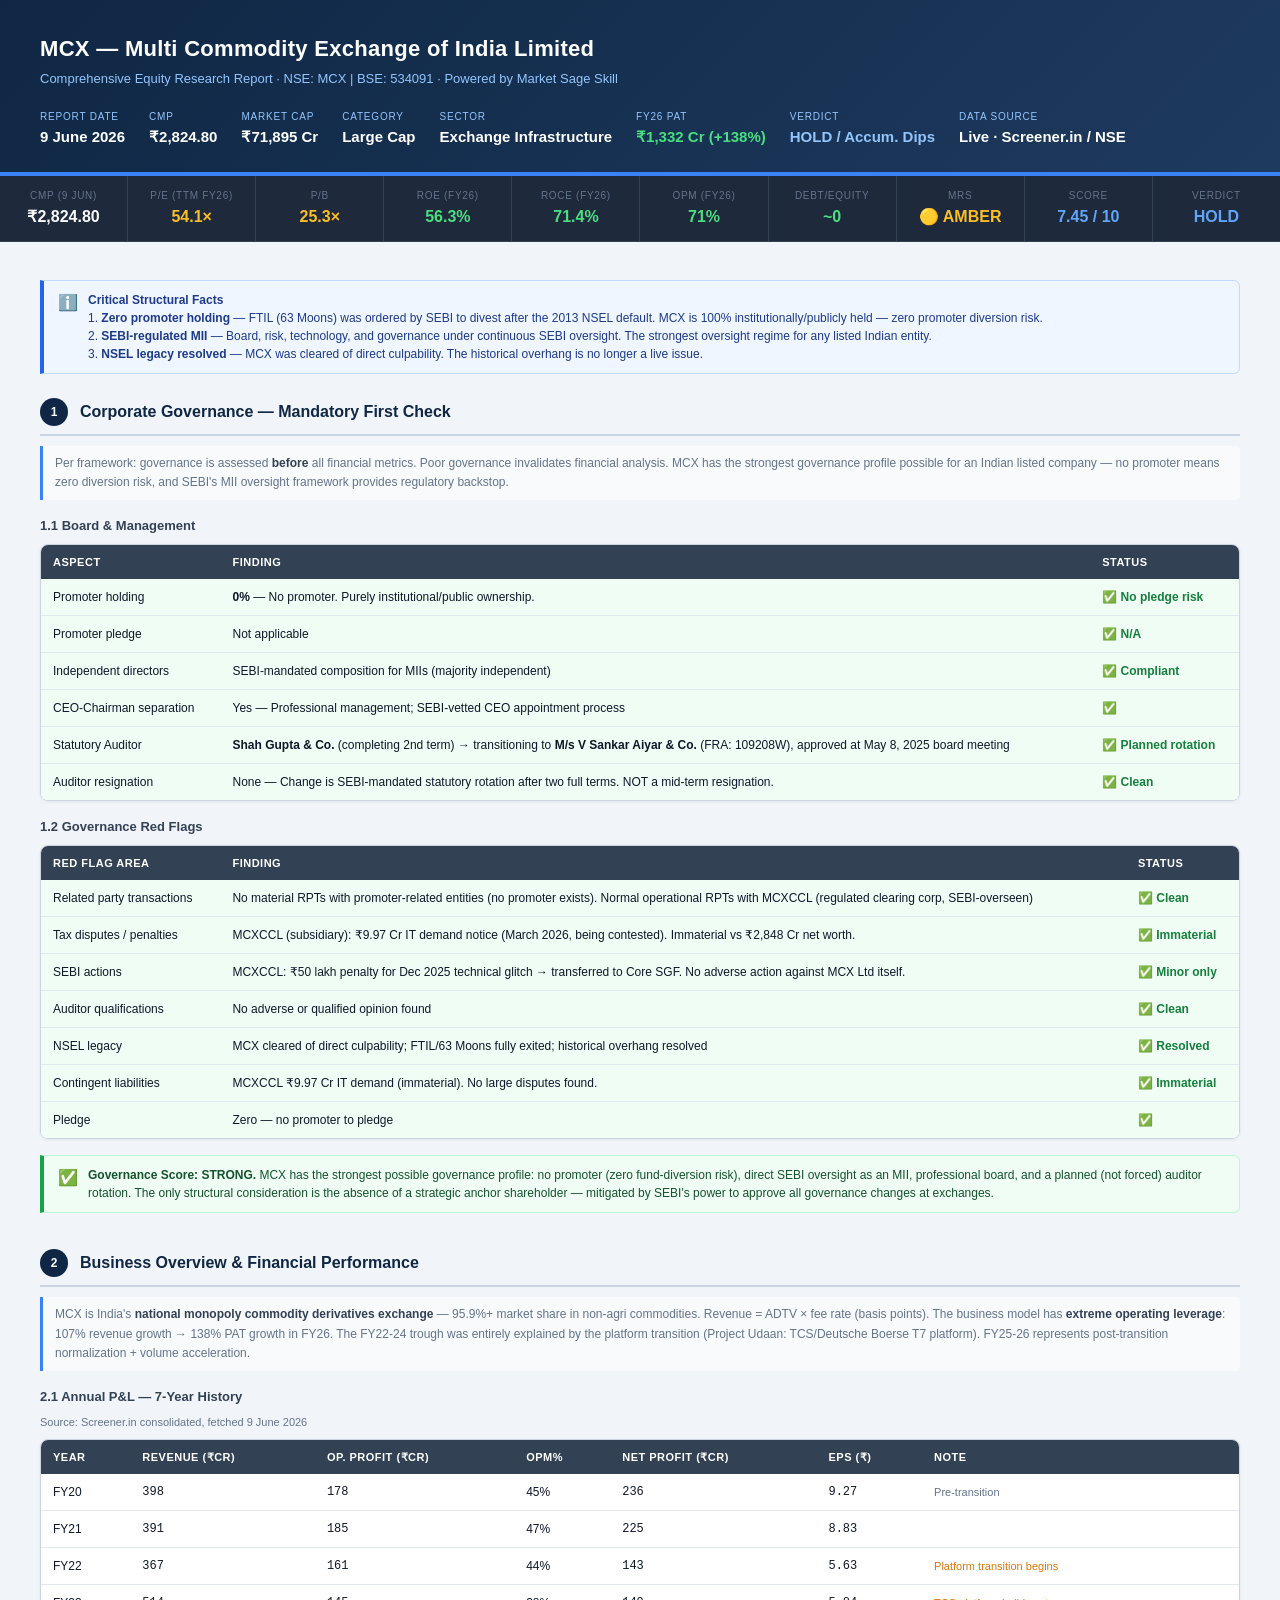
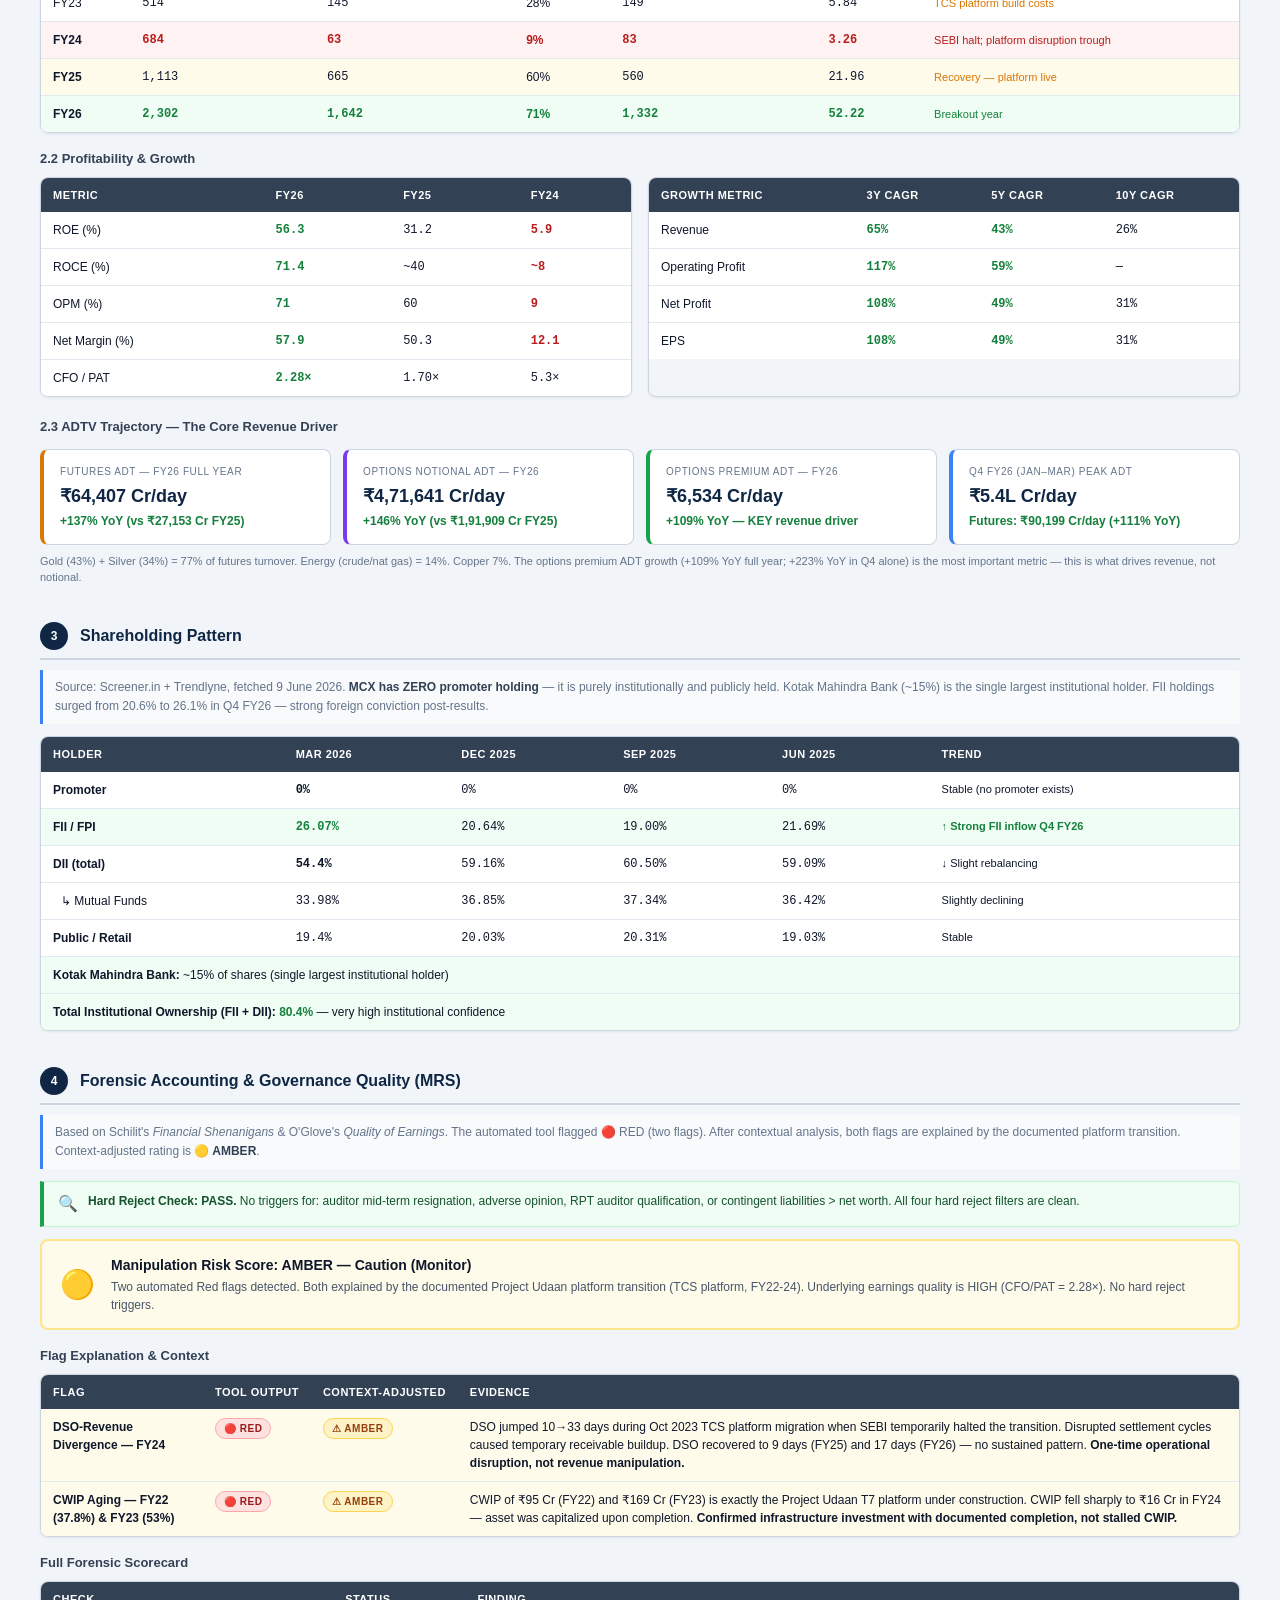
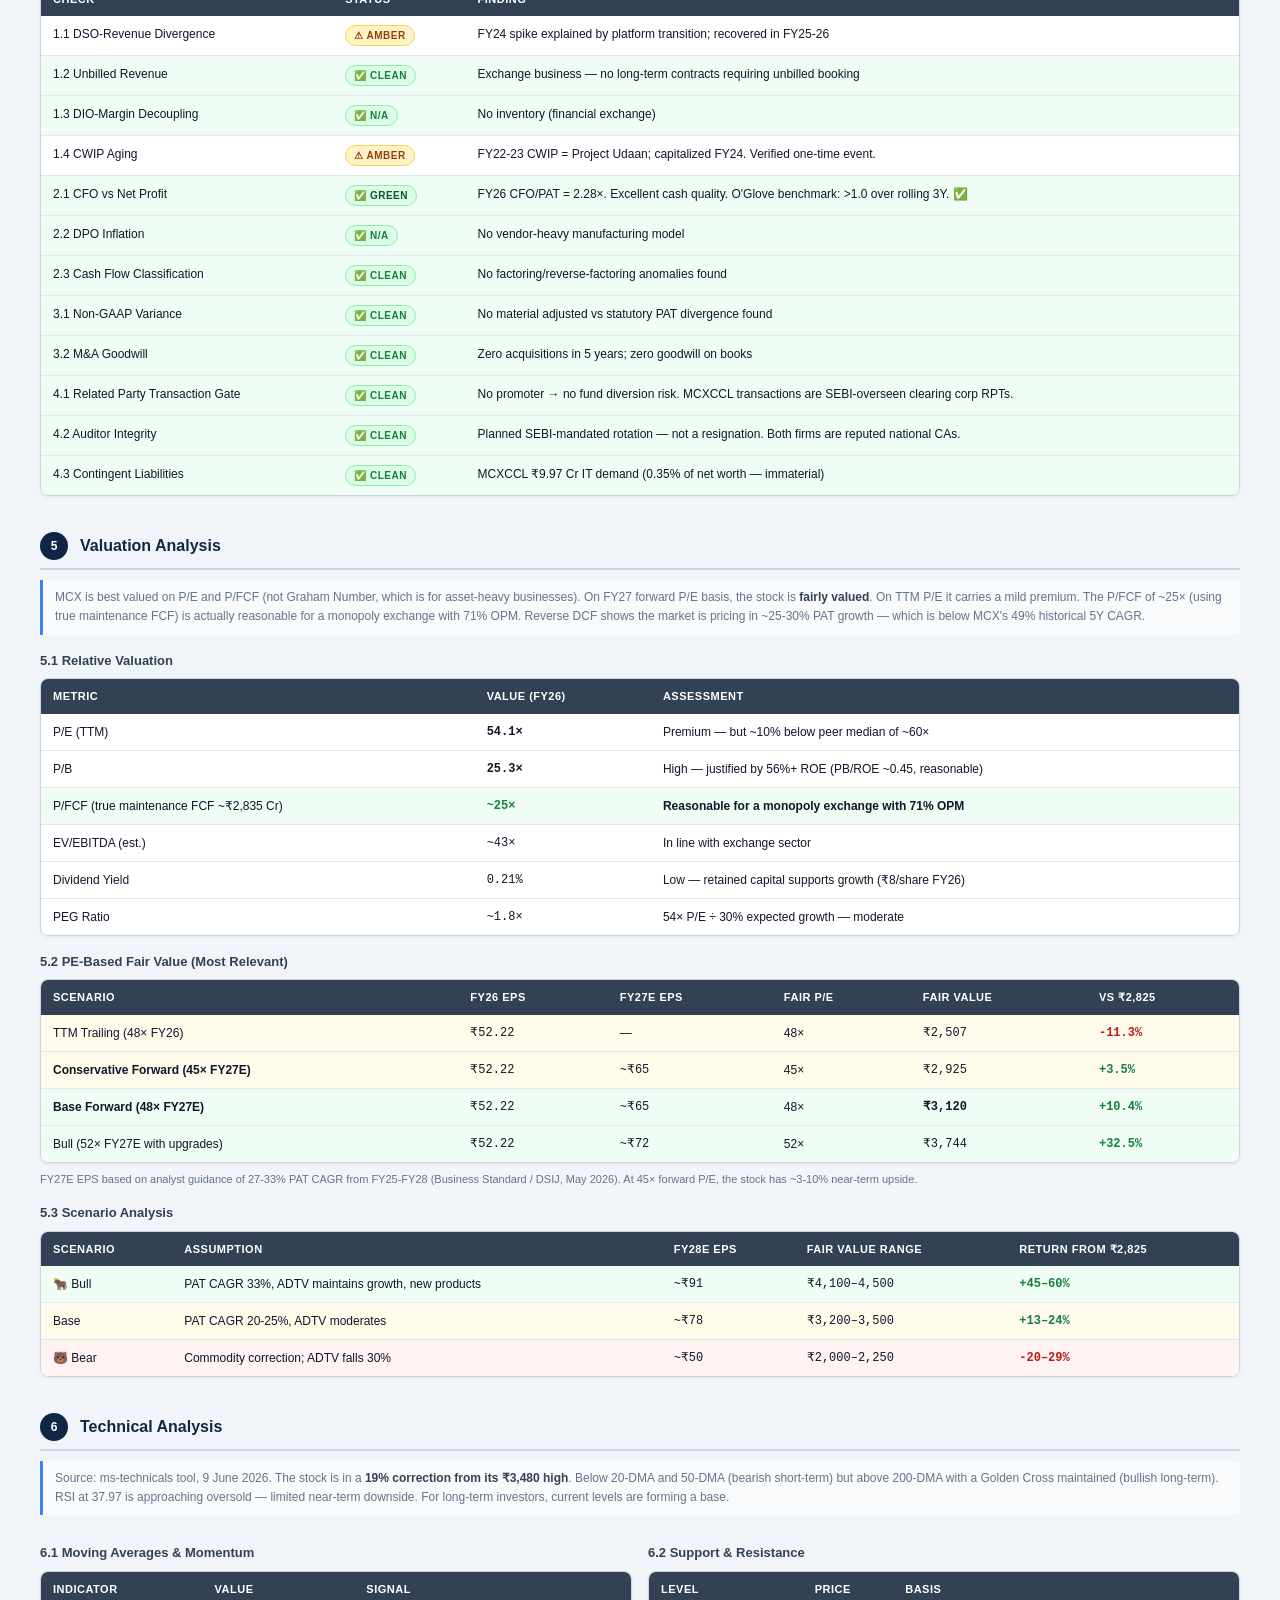
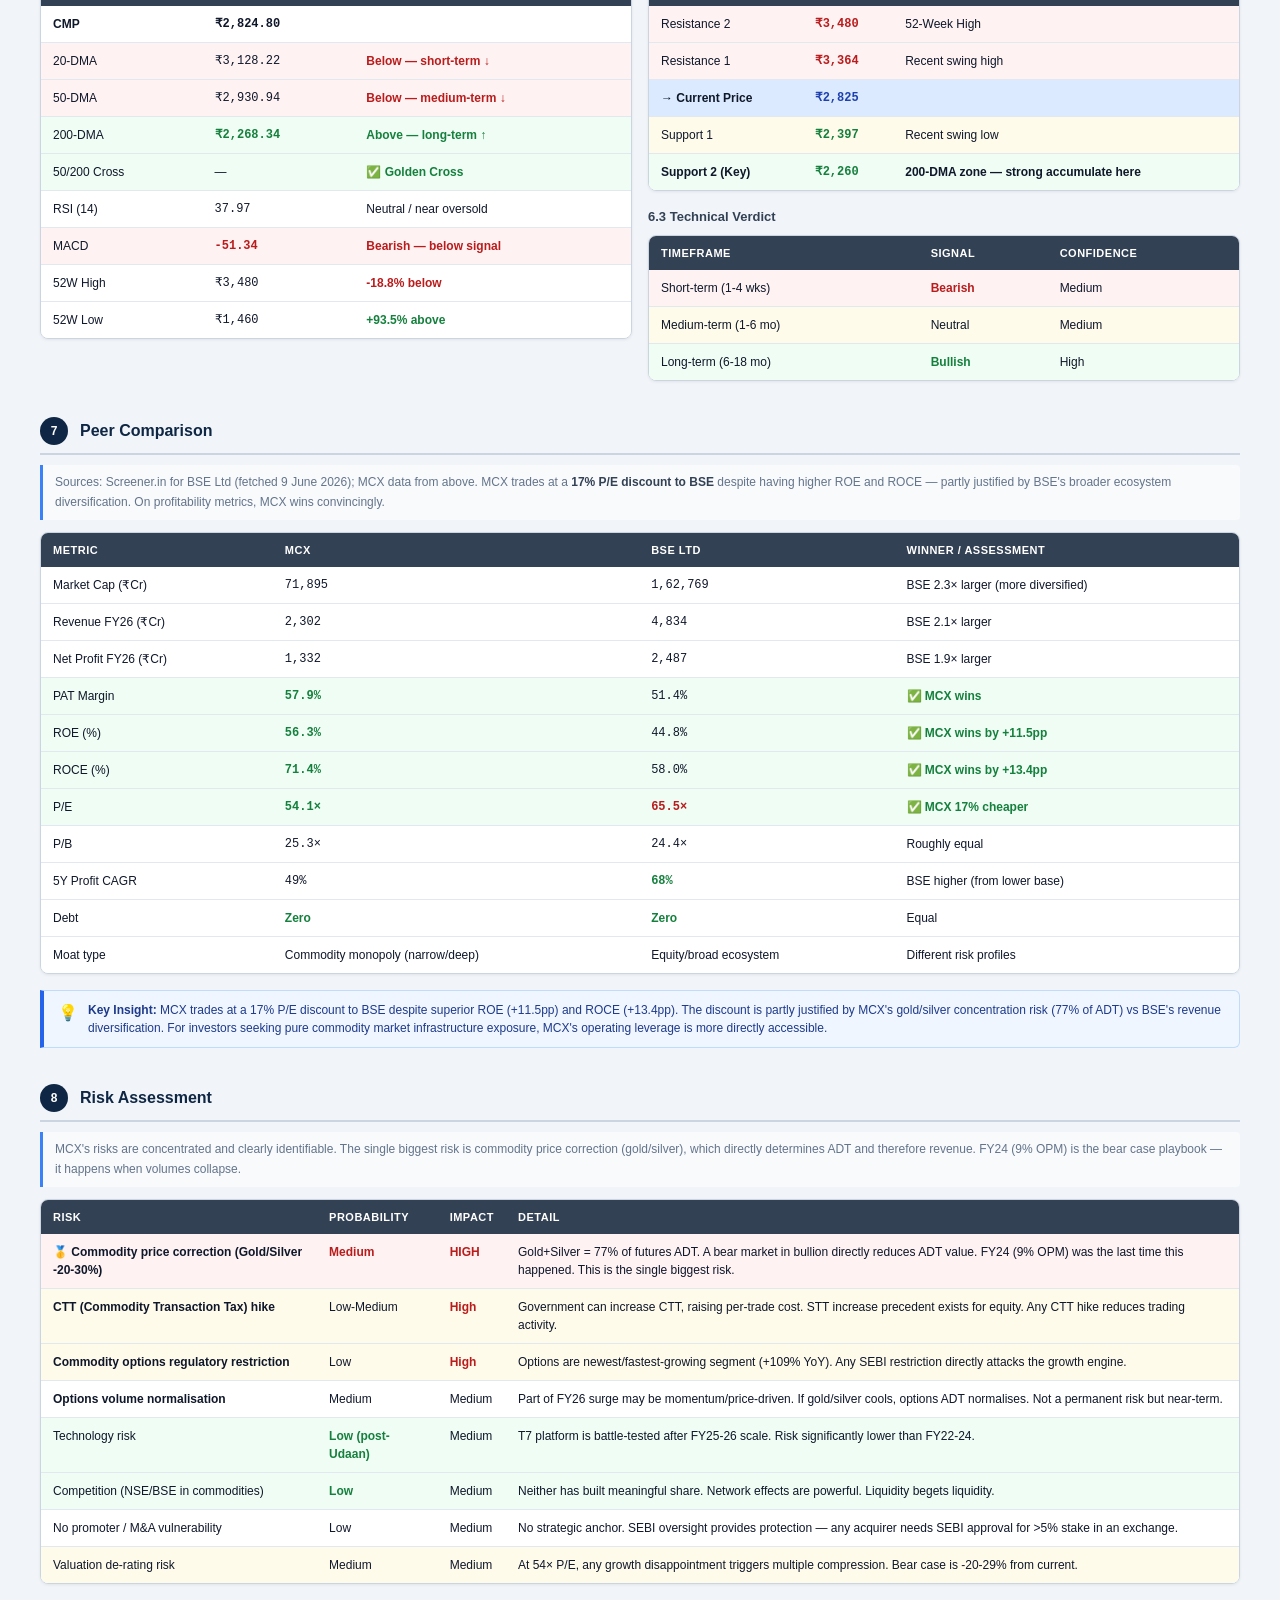
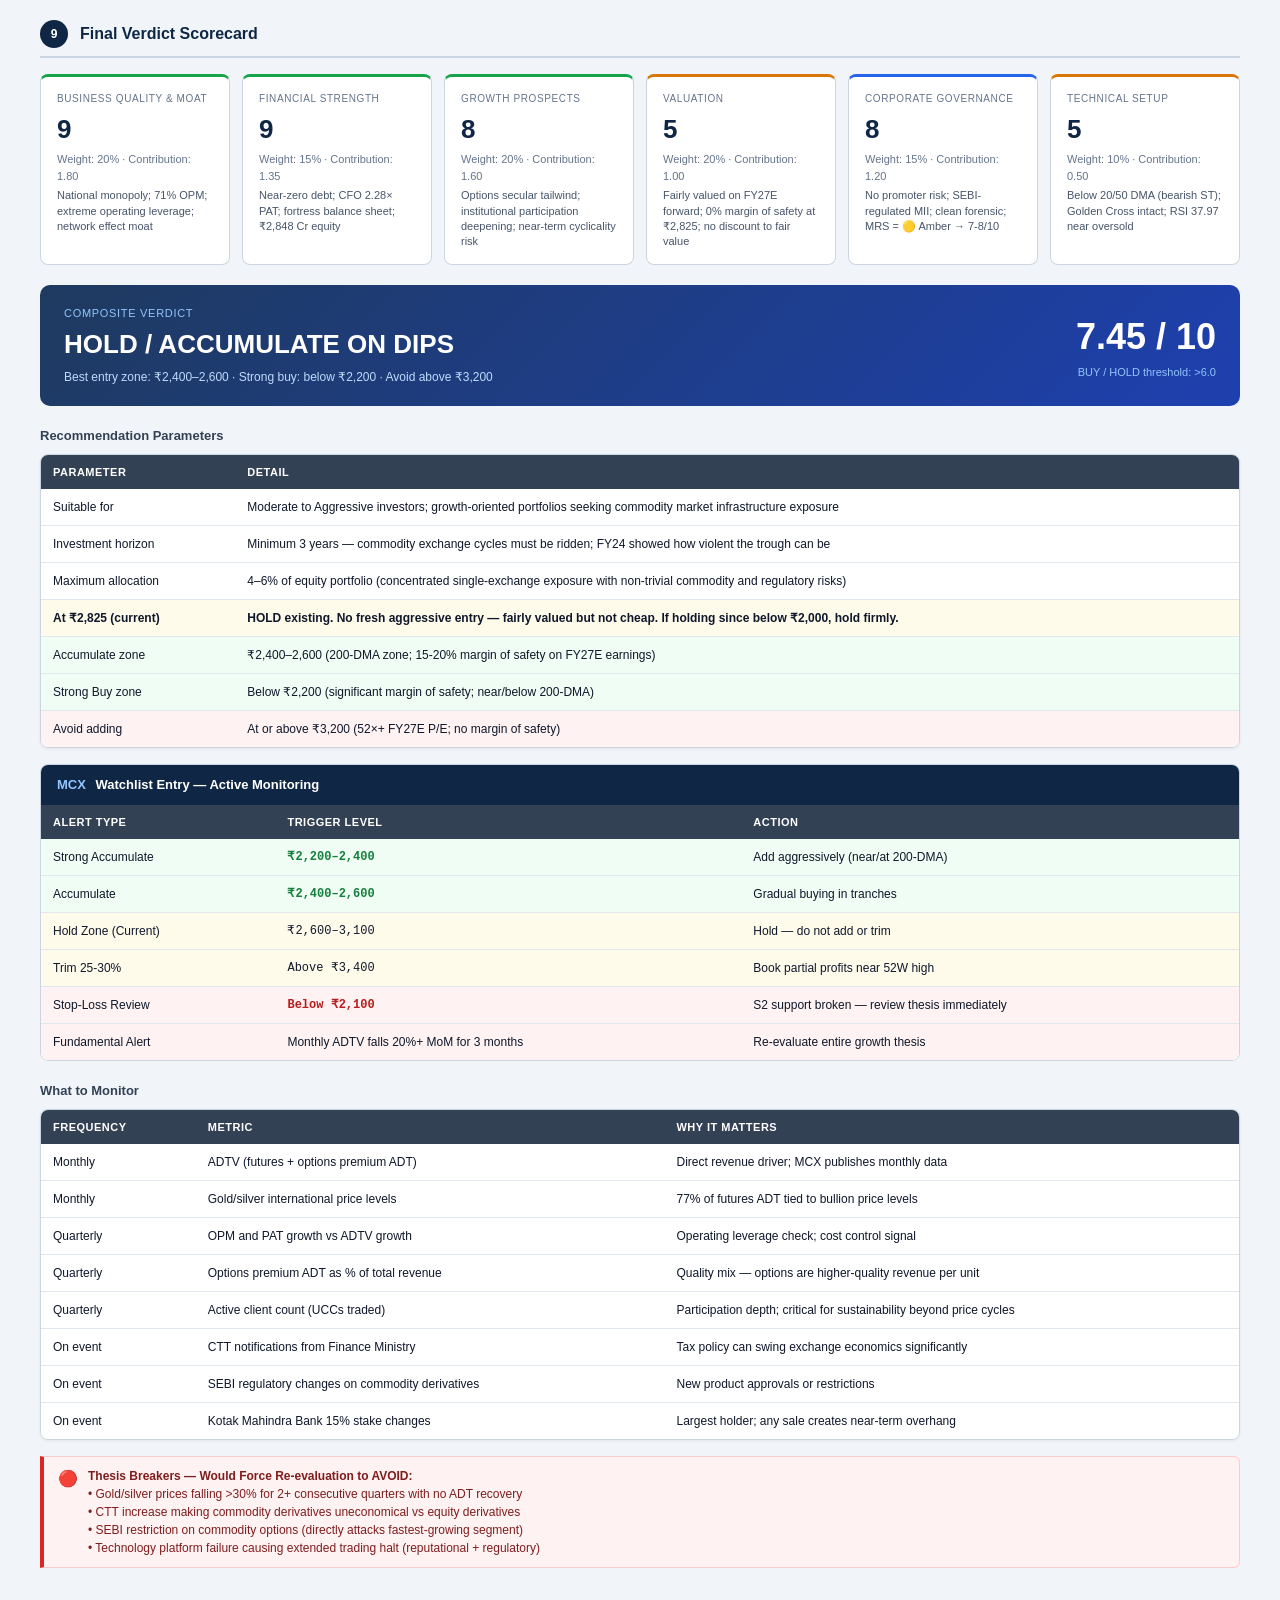
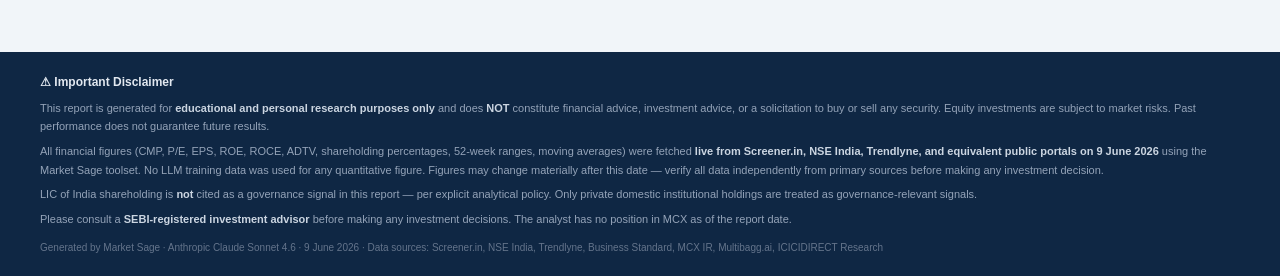
<file: html-reports/mcx-equity-analysis-9jun2026.html>
<!DOCTYPE html>
<html lang="en">
<head>
<meta charset="UTF-8">
<meta name="viewport" content="width=device-width, initial-scale=1.0">
<title>MCX — Equity Analysis Report | 9 June 2026</title>
<style>
  :root {
    --navy:      #0f2744;
    --navy-mid:  #1e3a5f;
    --blue:      #1d4ed8;
    --slate:     #334155;
    --slate-lt:  #475569;
    --bg:        #f1f5f9;
    --bg-card:   #ffffff;
    --border:    #cbd5e1;
    --text:      #0f172a;
    --text-muted:#64748b;
    --buy:       #15803d;
    --buy-bg:    #dcfce7;
    --build:     #0369a1;
    --build-bg:  #e0f2fe;
    --hold:      #1e40af;
    --hold-bg:   #dbeafe;
    --trim:      #c2410c;
    --trim-bg:   #ffedd5;
    --watch:     #92400e;
    --watch-bg:  #fef3c7;
    --exclude:   #991b1b;
    --exclude-bg:#fee2e2;
    --pos:       #15803d;
    --neg:       #b91c1c;
    --amber:     #92400e;
    --amber-bg:  #fef3c7;
    --green:     #14532d;
    --green-bg:  #dcfce7;
    --orange:    #7c2d12;
    --orange-bg: #ffedd5;
  }
  * { box-sizing: border-box; margin: 0; padding: 0; }
  body {
    font-family: -apple-system, BlinkMacSystemFont, 'Segoe UI', Roboto, sans-serif;
    background: var(--bg);
    color: var(--text);
    font-size: 13px;
    line-height: 1.5;
  }

  /* ── HEADER ── */
  .report-header {
    background: linear-gradient(135deg, var(--navy) 0%, var(--navy-mid) 100%);
    color: #fff;
    padding: 32px 40px 24px;
    border-bottom: 4px solid #3b82f6;
  }
  .report-header h1 { font-size: 22px; font-weight: 700; letter-spacing: 0.3px; margin-bottom: 4px; }
  .report-header .subtitle { font-size: 13px; color: #93c5fd; margin-bottom: 20px; }
  .meta-row { display: flex; flex-wrap: wrap; gap: 24px; margin-top: 16px; }
  .meta-item { display: flex; flex-direction: column; gap: 2px; }
  .meta-item .label { font-size: 10px; text-transform: uppercase; letter-spacing: 0.8px; color: #93c5fd; }
  .meta-item .value { font-size: 15px; font-weight: 700; color: #fff; }

  /* ── STATS STRIP ── */
  .stats-strip {
    display: flex; flex-wrap: wrap; gap: 0;
    background: #1e293b;
    border-bottom: 1px solid #334155;
  }
  .stat-box {
    flex: 1; min-width: 120px;
    padding: 12px 20px;
    border-right: 1px solid #334155;
    text-align: center;
  }
  .stat-box:last-child { border-right: none; }
  .stat-box .s-label { font-size: 10px; text-transform: uppercase; letter-spacing: 0.7px; color: #64748b; }
  .stat-box .s-val   { font-size: 16px; font-weight: 700; margin-top: 2px; }
  .s-green { color: #4ade80; }
  .s-amber { color: #fbbf24; }
  .s-red   { color: #f87171; }
  .s-blue  { color: #60a5fa; }
  .s-white { color: #f8fafc; }

  /* ── MAIN CONTENT ── */
  .content { padding: 28px 40px; max-width: 1600px; margin: 0 auto; }

  /* ── SECTION ── */
  .section { margin-bottom: 36px; }
  .section-header {
    display: flex; align-items: center; gap: 12px;
    margin-bottom: 10px; padding-bottom: 8px;
    border-bottom: 2px solid var(--border);
  }
  .section-num {
    width: 28px; height: 28px;
    background: var(--navy); color: #fff;
    border-radius: 50%;
    display: flex; align-items: center; justify-content: center;
    font-size: 12px; font-weight: 700; flex-shrink: 0;
  }
  .section-title { font-size: 16px; font-weight: 700; color: var(--navy); }
  .section-desc {
    font-size: 12px; color: var(--text-muted);
    margin-bottom: 12px; line-height: 1.6;
    background: #f8fafc;
    border-left: 3px solid #3b82f6;
    padding: 8px 12px;
    border-radius: 0 4px 4px 0;
  }
  .section-desc strong { color: var(--slate); }

  /* ── SUB-HEADER ── */
  .sub-header {
    font-size: 13px; font-weight: 700; color: var(--slate);
    margin: 16px 0 8px;
  }

  /* ── TABLE ── */
  .tbl-wrap { overflow-x: auto; border-radius: 8px; border: 1px solid var(--border); box-shadow: 0 1px 3px rgba(0,0,0,0.07); margin-bottom: 16px; }
  table { width: 100%; border-collapse: collapse; background: var(--bg-card); }
  thead tr { background: var(--slate); color: #fff; }
  thead th {
    padding: 9px 12px; text-align: left;
    font-size: 11px; font-weight: 600;
    text-transform: uppercase; letter-spacing: 0.5px; white-space: nowrap;
  }
  tbody tr { border-bottom: 1px solid #e2e8f0; }
  tbody tr:last-child { border-bottom: none; }
  tbody tr:hover { background: #f8fafc; }
  td { padding: 9px 12px; vertical-align: top; font-size: 12px; line-height: 1.5; }
  .stock-name { font-weight: 700; font-size: 13px; color: var(--navy); }
  .sub { display: block; font-size: 10px; color: var(--text-muted); font-weight: 400; margin-top: 1px; }
  .num { font-family: 'SF Mono','Fira Code','Consolas',monospace; font-size: 12px; }
  .bold { font-weight: 700; }
  .tbl-highlight { background: #fffbeb !important; }

  /* ── BADGES ── */
  .badge {
    display: inline-block; padding: 2px 8px; border-radius: 20px;
    font-size: 10px; font-weight: 700;
    text-transform: uppercase; letter-spacing: 0.5px; white-space: nowrap;
  }
  .badge-buy     { background: var(--buy-bg);     color: var(--buy);     border: 1px solid #86efac; }
  .badge-hold    { background: var(--hold-bg);    color: var(--hold);    border: 1px solid #93c5fd; }
  .badge-watch   { background: var(--watch-bg);   color: var(--watch);   border: 1px solid #fcd34d; }
  .badge-exclude { background: var(--exclude-bg); color: var(--exclude); border: 1px solid #fca5a5; }
  .badge-trim    { background: var(--trim-bg);    color: var(--trim);    border: 1px solid #fdba74; }

  /* MRS badges */
  .badge-mrs-green  { background: #dcfce7; color: #14532d; border: 1px solid #86efac; }
  .badge-mrs-amber  { background: #fef3c7; color: #78350f; border: 1px solid #fcd34d; }
  .badge-mrs-orange { background: #ffedd5; color: #7c2d12; border: 1px solid #fdba74; }
  .badge-mrs-red    { background: #fee2e2; color: #7f1d1d; border: 1px solid #fca5a5; }

  /* ── NUMBERS ── */
  .pos { color: var(--pos); font-weight: 600; }
  .neg { color: var(--neg); font-weight: 600; }
  .alloc { font-weight: 700; color: var(--navy); }

  /* ── VERDICT SCORECARD ── */
  .scorecard-grid {
    display: grid;
    grid-template-columns: repeat(auto-fit, minmax(180px, 1fr));
    gap: 12px; margin: 16px 0;
  }
  .score-card {
    background: var(--bg-card); border: 1px solid var(--border);
    border-radius: 8px; padding: 14px 16px;
    border-top: 3px solid var(--blue);
  }
  .score-card.good  { border-top-color: #16a34a; }
  .score-card.fair  { border-top-color: #2563eb; }
  .score-card.low   { border-top-color: #d97706; }
  .sc-dim   { font-size: 10px; text-transform: uppercase; letter-spacing: 0.6px; color: var(--text-muted); }
  .sc-score { font-size: 26px; font-weight: 800; color: var(--navy); margin: 4px 0 2px; }
  .sc-weight { font-size: 11px; color: var(--text-muted); }
  .sc-note   { font-size: 11px; color: var(--slate-lt); margin-top: 4px; line-height: 1.4; }

  /* ── CALLOUT ── */
  .callout {
    display: flex; gap: 10px;
    background: #fffbeb; border: 1px solid #fde68a;
    border-left: 4px solid #f59e0b;
    border-radius: 0 6px 6px 0;
    padding: 10px 14px; margin: 10px 0 14px;
    font-size: 12px; color: #78350f;
  }
  .callout-icon { font-size: 16px; flex-shrink: 0; }
  .callout-green { background: #f0fdf4; border-color: #bbf7d0; border-left-color: #16a34a; color: #14532d; }
  .callout-blue  { background: #eff6ff; border-color: #bfdbfe; border-left-color: #2563eb; color: #1e3a8a; }
  .callout-red   { background: #fef2f2; border-color: #fecaca; border-left-color: #dc2626; color: #7f1d1d; }

  /* ── MRS BLOCK ── */
  .mrs-block {
    display: flex; align-items: center; gap: 16px;
    padding: 14px 18px; border-radius: 8px;
    margin: 10px 0; border: 2px solid;
  }
  .mrs-amber { background: #fffbeb; border-color: #fde68a; }
  .mrs-icon  { font-size: 28px; flex-shrink: 0; }
  .mrs-title { font-size: 14px; font-weight: 700; }
  .mrs-desc  { font-size: 12px; margin-top: 2px; color: var(--slate-lt); }

  /* ── ADTV TREND ── */
  .adtv-strip {
    display: grid; grid-template-columns: repeat(auto-fit, minmax(200px, 1fr));
    gap: 12px; margin: 12px 0 16px;
  }
  .adtv-card {
    background: var(--bg-card); border: 1px solid var(--border);
    border-radius: 8px; padding: 14px 16px;
    border-left: 4px solid #3b82f6;
  }
  .adtv-card.gold-card  { border-left-color: #d97706; }
  .adtv-card.opt-card   { border-left-color: #7c3aed; }
  .adtv-card.prem-card  { border-left-color: #16a34a; }
  .ac-label { font-size: 10px; text-transform: uppercase; letter-spacing: 0.6px; color: var(--text-muted); }
  .ac-val   { font-size: 18px; font-weight: 800; color: var(--navy); margin: 4px 0 2px; }
  .ac-growth { font-size: 12px; font-weight: 600; }

  /* ── WATCHLIST ENTRY ── */
  .watchlist-block {
    background: var(--bg-card); border: 1px solid var(--border);
    border-radius: 8px; overflow: hidden; margin-top: 10px;
  }
  .wl-header {
    background: var(--navy); color: #fff;
    padding: 10px 16px; font-size: 13px; font-weight: 700;
  }
  .wl-header .wl-ticker { color: #93c5fd; margin-right: 6px; }

  /* ── FINAL VERDICT BANNER ── */
  .verdict-banner {
    background: linear-gradient(135deg, #1e3a5f 0%, #1e40af 100%);
    color: #fff; border-radius: 10px;
    padding: 20px 24px; margin: 20px 0;
    display: flex; align-items: center; justify-content: space-between;
    flex-wrap: wrap; gap: 16px;
  }
  .vb-left .vb-label { font-size: 11px; text-transform: uppercase; letter-spacing: 0.7px; color: #93c5fd; }
  .vb-left .vb-verdict { font-size: 26px; font-weight: 800; margin-top: 4px; }
  .vb-left .vb-sub { font-size: 12px; color: #bfdbfe; margin-top: 4px; }
  .vb-right { text-align: right; }
  .vb-right .vb-score { font-size: 36px; font-weight: 800; }
  .vb-right .vb-score-label { font-size: 11px; color: #93c5fd; }

  /* ── ROW SHADING ── */
  tr.row-good { background: #f0fdf4 !important; }
  tr.row-warn { background: #fffbeb !important; }
  tr.row-bad  { background: #fef2f2 !important; }

  /* ── FOOTER ── */
  .report-footer {
    background: var(--navy); color: #94a3b8;
    padding: 20px 40px; font-size: 11px; line-height: 1.7; margin-top: 20px;
  }
  .report-footer strong { color: #cbd5e1; }
  .disclaimer-title { color: #e2e8f0; font-size: 12px; font-weight: 700; margin-bottom: 6px; }

  @media print {
    body { background: #fff; font-size: 11px; }
    .report-header { padding: 16px 20px; }
    .content { padding: 16px 20px; }
    .section { page-break-inside: avoid; }
  }
</style>
</head>
<body>

<!-- ═══════════════════ HEADER ═══ -->
<header class="report-header">
  <h1>MCX — Multi Commodity Exchange of India Limited</h1>
  <div class="subtitle">Comprehensive Equity Research Report · NSE: MCX | BSE: 534091 · Powered by Market Sage Skill</div>
  <div class="meta-row">
    <div class="meta-item"><span class="label">Report Date</span><span class="value">9 June 2026</span></div>
    <div class="meta-item"><span class="label">CMP</span><span class="value">₹2,824.80</span></div>
    <div class="meta-item"><span class="label">Market Cap</span><span class="value">₹71,895 Cr</span></div>
    <div class="meta-item"><span class="label">Category</span><span class="value">Large Cap</span></div>
    <div class="meta-item"><span class="label">Sector</span><span class="value">Exchange Infrastructure</span></div>
    <div class="meta-item"><span class="label">FY26 PAT</span><span class="value" style="color:#4ade80">₹1,332 Cr (+138%)</span></div>
    <div class="meta-item"><span class="label">Verdict</span><span class="value" style="color:#93c5fd">HOLD / Accum. Dips</span></div>
    <div class="meta-item"><span class="label">Data Source</span><span class="value">Live · Screener.in / NSE</span></div>
  </div>
</header>

<!-- ═══════════════════ STATS STRIP ═══ -->
<div class="stats-strip">
  <div class="stat-box"><div class="s-label">CMP (9 Jun)</div><div class="s-val s-white">₹2,824.80</div></div>
  <div class="stat-box"><div class="s-label">P/E (TTM FY26)</div><div class="s-val s-amber">54.1×</div></div>
  <div class="stat-box"><div class="s-label">P/B</div><div class="s-val s-amber">25.3×</div></div>
  <div class="stat-box"><div class="s-label">ROE (FY26)</div><div class="s-val s-green">56.3%</div></div>
  <div class="stat-box"><div class="s-label">ROCE (FY26)</div><div class="s-val s-green">71.4%</div></div>
  <div class="stat-box"><div class="s-label">OPM (FY26)</div><div class="s-val s-green">71%</div></div>
  <div class="stat-box"><div class="s-label">Debt/Equity</div><div class="s-val s-green">~0</div></div>
  <div class="stat-box"><div class="s-label">MRS</div><div class="s-val s-amber">🟡 AMBER</div></div>
  <div class="stat-box"><div class="s-label">Score</div><div class="s-val s-blue">7.45 / 10</div></div>
  <div class="stat-box"><div class="s-label">Verdict</div><div class="s-val s-blue">HOLD</div></div>
</div>

<!-- ═══════════════════ CONTENT ═══ -->
<main class="content">

  <!-- ─── CRITICAL CONTEXT ─── -->
  <div class="callout callout-blue" style="margin-bottom:24px">
    <span class="callout-icon">ℹ️</span>
    <div>
      <strong>Critical Structural Facts</strong><br>
      1. <strong>Zero promoter holding</strong> — FTIL (63 Moons) was ordered by SEBI to divest after the 2013 NSEL default. MCX is 100% institutionally/publicly held — zero promoter diversion risk.<br>
      2. <strong>SEBI-regulated MII</strong> — Board, risk, technology, and governance under continuous SEBI oversight. The strongest oversight regime for any listed Indian entity.<br>
      3. <strong>NSEL legacy resolved</strong> — MCX was cleared of direct culpability. The historical overhang is no longer a live issue.
    </div>
  </div>

  <!-- ═══ SECTION 1: CORPORATE GOVERNANCE ═══ -->
  <section class="section">
    <div class="section-header">
      <div class="section-num">1</div>
      <div class="section-title">Corporate Governance — Mandatory First Check</div>
    </div>
    <div class="section-desc">
      Per framework: governance is assessed <strong>before</strong> all financial metrics. Poor governance invalidates financial analysis. MCX has the strongest governance profile possible for an Indian listed company — no promoter means zero diversion risk, and SEBI's MII oversight framework provides regulatory backstop.
    </div>

    <h3 class="sub-header">1.1 Board &amp; Management</h3>
    <div class="tbl-wrap">
      <table>
        <thead><tr><th>Aspect</th><th>Finding</th><th>Status</th></tr></thead>
        <tbody>
          <tr class="row-good"><td>Promoter holding</td><td><strong>0%</strong> — No promoter. Purely institutional/public ownership.</td><td class="pos">✅ No pledge risk</td></tr>
          <tr class="row-good"><td>Promoter pledge</td><td>Not applicable</td><td class="pos">✅ N/A</td></tr>
          <tr class="row-good"><td>Independent directors</td><td>SEBI-mandated composition for MIIs (majority independent)</td><td class="pos">✅ Compliant</td></tr>
          <tr class="row-good"><td>CEO-Chairman separation</td><td>Yes — Professional management; SEBI-vetted CEO appointment process</td><td class="pos">✅</td></tr>
          <tr class="row-good"><td>Statutory Auditor</td><td><strong>Shah Gupta &amp; Co.</strong> (completing 2nd term) → transitioning to <strong>M/s V Sankar Aiyar &amp; Co.</strong> (FRA: 109208W), approved at May 8, 2025 board meeting</td><td class="pos">✅ Planned rotation</td></tr>
          <tr class="row-good"><td>Auditor resignation</td><td>None — Change is SEBI-mandated statutory rotation after two full terms. NOT a mid-term resignation.</td><td class="pos">✅ Clean</td></tr>
        </tbody>
      </table>
    </div>

    <h3 class="sub-header">1.2 Governance Red Flags</h3>
    <div class="tbl-wrap">
      <table>
        <thead><tr><th>Red Flag Area</th><th>Finding</th><th>Status</th></tr></thead>
        <tbody>
          <tr class="row-good"><td>Related party transactions</td><td>No material RPTs with promoter-related entities (no promoter exists). Normal operational RPTs with MCXCCL (regulated clearing corp, SEBI-overseen)</td><td class="pos">✅ Clean</td></tr>
          <tr class="row-good"><td>Tax disputes / penalties</td><td>MCXCCL (subsidiary): ₹9.97 Cr IT demand notice (March 2026, being contested). Immaterial vs ₹2,848 Cr net worth.</td><td class="pos">✅ Immaterial</td></tr>
          <tr class="row-good"><td>SEBI actions</td><td>MCXCCL: ₹50 lakh penalty for Dec 2025 technical glitch → transferred to Core SGF. No adverse action against MCX Ltd itself.</td><td class="pos">✅ Minor only</td></tr>
          <tr class="row-good"><td>Auditor qualifications</td><td>No adverse or qualified opinion found</td><td class="pos">✅ Clean</td></tr>
          <tr class="row-good"><td>NSEL legacy</td><td>MCX cleared of direct culpability; FTIL/63 Moons fully exited; historical overhang resolved</td><td class="pos">✅ Resolved</td></tr>
          <tr class="row-good"><td>Contingent liabilities</td><td>MCXCCL ₹9.97 Cr IT demand (immaterial). No large disputes found.</td><td class="pos">✅ Immaterial</td></tr>
          <tr class="row-good"><td>Pledge</td><td>Zero — no promoter to pledge</td><td class="pos">✅</td></tr>
        </tbody>
      </table>
    </div>

    <div class="callout callout-green">
      <span class="callout-icon">✅</span>
      <span><strong>Governance Score: STRONG.</strong> MCX has the strongest possible governance profile: no promoter (zero fund-diversion risk), direct SEBI oversight as an MII, professional board, and a planned (not forced) auditor rotation. The only structural consideration is the absence of a strategic anchor shareholder — mitigated by SEBI's power to approve all governance changes at exchanges.</span>
    </div>
  </section>

  <!-- ═══ SECTION 2: BUSINESS & FINANCIALS ═══ -->
  <section class="section">
    <div class="section-header">
      <div class="section-num">2</div>
      <div class="section-title">Business Overview &amp; Financial Performance</div>
    </div>
    <div class="section-desc">
      MCX is India's <strong>national monopoly commodity derivatives exchange</strong> — 95.9%+ market share in non-agri commodities. Revenue = ADTV × fee rate (basis points). The business model has <strong>extreme operating leverage</strong>: 107% revenue growth → 138% PAT growth in FY26. The FY22-24 trough was entirely explained by the platform transition (Project Udaan: TCS/Deutsche Boerse T7 platform). FY25-26 represents post-transition normalization + volume acceleration.
    </div>

    <h3 class="sub-header">2.1 Annual P&amp;L — 7-Year History</h3>
    <p style="font-size:11px;color:var(--text-muted);margin-bottom:8px">Source: Screener.in consolidated, fetched 9 June 2026</p>
    <div class="tbl-wrap">
      <table>
        <thead><tr><th>Year</th><th>Revenue (₹Cr)</th><th>Op. Profit (₹Cr)</th><th>OPM%</th><th>Net Profit (₹Cr)</th><th>EPS (₹)</th><th>Note</th></tr></thead>
        <tbody>
          <tr><td>FY20</td><td class="num">398</td><td class="num">178</td><td>45%</td><td class="num">236</td><td class="num">9.27</td><td><span style="font-size:11px;color:var(--text-muted)">Pre-transition</span></td></tr>
          <tr><td>FY21</td><td class="num">391</td><td class="num">185</td><td>47%</td><td class="num">225</td><td class="num">8.83</td><td></td></tr>
          <tr><td>FY22</td><td class="num">367</td><td class="num">161</td><td>44%</td><td class="num">143</td><td class="num">5.63</td><td><span style="font-size:11px;color:#d97706">Platform transition begins</span></td></tr>
          <tr><td>FY23</td><td class="num">514</td><td class="num">145</td><td>28%</td><td class="num">149</td><td class="num">5.84</td><td><span style="font-size:11px;color:#d97706">TCS platform build costs</span></td></tr>
          <tr class="row-bad"><td><strong>FY24</strong></td><td class="num neg">684</td><td class="num neg">63</td><td class="neg">9%</td><td class="num neg">83</td><td class="num neg">3.26</td><td><span style="font-size:11px;color:#b91c1c">SEBI halt; platform disruption trough</span></td></tr>
          <tr class="row-warn"><td><strong>FY25</strong></td><td class="num">1,113</td><td class="num">665</td><td>60%</td><td class="num">560</td><td class="num">21.96</td><td><span style="font-size:11px;color:#d97706">Recovery — platform live</span></td></tr>
          <tr class="row-good"><td><strong>FY26</strong></td><td class="num bold pos">2,302</td><td class="num bold pos">1,642</td><td class="bold pos">71%</td><td class="num bold pos">1,332</td><td class="num bold pos">52.22</td><td><span style="font-size:11px;color:#15803d">Breakout year</span></td></tr>
        </tbody>
      </table>
    </div>

    <h3 class="sub-header">2.2 Profitability &amp; Growth</h3>
    <div style="display:grid;grid-template-columns:1fr 1fr;gap:16px">
      <div class="tbl-wrap" style="margin-bottom:0">
        <table>
          <thead><tr><th>Metric</th><th>FY26</th><th>FY25</th><th>FY24</th></tr></thead>
          <tbody>
            <tr><td>ROE (%)</td><td class="num bold pos">56.3</td><td class="num">31.2</td><td class="num neg">5.9</td></tr>
            <tr><td>ROCE (%)</td><td class="num bold pos">71.4</td><td class="num">~40</td><td class="num neg">~8</td></tr>
            <tr><td>OPM (%)</td><td class="num bold pos">71</td><td class="num">60</td><td class="num neg">9</td></tr>
            <tr><td>Net Margin (%)</td><td class="num bold pos">57.9</td><td class="num">50.3</td><td class="num neg">12.1</td></tr>
            <tr><td>CFO / PAT</td><td class="num bold pos">2.28×</td><td class="num">1.70×</td><td class="num">5.3×</td></tr>
          </tbody>
        </table>
      </div>
      <div class="tbl-wrap" style="margin-bottom:0">
        <table>
          <thead><tr><th>Growth Metric</th><th>3Y CAGR</th><th>5Y CAGR</th><th>10Y CAGR</th></tr></thead>
          <tbody>
            <tr><td>Revenue</td><td class="num bold pos">65%</td><td class="num pos">43%</td><td class="num">26%</td></tr>
            <tr><td>Operating Profit</td><td class="num bold pos">117%</td><td class="num pos">59%</td><td class="num">—</td></tr>
            <tr><td>Net Profit</td><td class="num bold pos">108%</td><td class="num pos">49%</td><td class="num">31%</td></tr>
            <tr><td>EPS</td><td class="num bold pos">108%</td><td class="num pos">49%</td><td class="num">31%</td></tr>
          </tbody>
        </table>
      </div>
    </div>

    <h3 class="sub-header" style="margin-top:20px">2.3 ADTV Trajectory — The Core Revenue Driver</h3>
    <div class="adtv-strip">
      <div class="adtv-card gold-card">
        <div class="ac-label">Futures ADT — FY26 Full Year</div>
        <div class="ac-val">₹64,407 Cr/day</div>
        <div class="ac-growth pos">+137% YoY (vs ₹27,153 Cr FY25)</div>
      </div>
      <div class="adtv-card opt-card">
        <div class="ac-label">Options Notional ADT — FY26</div>
        <div class="ac-val">₹4,71,641 Cr/day</div>
        <div class="ac-growth pos">+146% YoY (vs ₹1,91,909 Cr FY25)</div>
      </div>
      <div class="adtv-card prem-card">
        <div class="ac-label">Options Premium ADT — FY26</div>
        <div class="ac-val">₹6,534 Cr/day</div>
        <div class="ac-growth pos">+109% YoY — KEY revenue driver</div>
      </div>
      <div class="adtv-card">
        <div class="ac-label">Q4 FY26 (Jan–Mar) Peak ADT</div>
        <div class="ac-val">₹5.4L Cr/day</div>
        <div class="ac-growth pos">Futures: ₹90,199 Cr/day (+111% YoY)</div>
      </div>
    </div>
    <p style="font-size:11px;color:var(--text-muted);margin-top:-8px">Gold (43%) + Silver (34%) = 77% of futures turnover. Energy (crude/nat gas) = 14%. Copper 7%. The options premium ADT growth (+109% YoY full year; +223% YoY in Q4 alone) is the most important metric — this is what drives revenue, not notional.</p>
  </section>

  <!-- ═══ SECTION 3: SHAREHOLDING ═══ -->
  <section class="section">
    <div class="section-header">
      <div class="section-num">3</div>
      <div class="section-title">Shareholding Pattern</div>
    </div>
    <div class="section-desc">Source: Screener.in + Trendlyne, fetched 9 June 2026. <strong>MCX has ZERO promoter holding</strong> — it is purely institutionally and publicly held. Kotak Mahindra Bank (~15%) is the single largest institutional holder. FII holdings surged from 20.6% to 26.1% in Q4 FY26 — strong foreign conviction post-results.</div>
    <div class="tbl-wrap">
      <table>
        <thead><tr><th>Holder</th><th>Mar 2026</th><th>Dec 2025</th><th>Sep 2025</th><th>Jun 2025</th><th>Trend</th></tr></thead>
        <tbody>
          <tr><td class="bold">Promoter</td><td class="num bold">0%</td><td class="num">0%</td><td class="num">0%</td><td class="num">0%</td><td style="font-size:11px">Stable (no promoter exists)</td></tr>
          <tr class="row-good"><td class="bold">FII / FPI</td><td class="num bold pos">26.07%</td><td class="num">20.64%</td><td class="num">19.00%</td><td class="num">21.69%</td><td class="pos" style="font-size:11px">↑ Strong FII inflow Q4 FY26</td></tr>
          <tr><td class="bold">DII (total)</td><td class="num bold">54.4%</td><td class="num">59.16%</td><td class="num">60.50%</td><td class="num">59.09%</td><td style="font-size:11px">↓ Slight rebalancing</td></tr>
          <tr><td style="padding-left:20px">↳ Mutual Funds</td><td class="num">33.98%</td><td class="num">36.85%</td><td class="num">37.34%</td><td class="num">36.42%</td><td style="font-size:11px">Slightly declining</td></tr>
          <tr><td class="bold">Public / Retail</td><td class="num">19.4%</td><td class="num">20.03%</td><td class="num">20.31%</td><td class="num">19.03%</td><td style="font-size:11px">Stable</td></tr>
          <tr class="row-good"><td colspan="5"><strong>Kotak Mahindra Bank:</strong> ~15% of shares (single largest institutional holder)</td><td></td></tr>
          <tr class="row-good"><td colspan="5"><strong>Total Institutional Ownership (FII + DII):</strong> <span class="bold pos">80.4%</span> — very high institutional confidence</td><td></td></tr>
        </tbody>
      </table>
    </div>
  </section>

  <!-- ═══ SECTION 4: FORENSIC SCREEN ═══ -->
  <section class="section">
    <div class="section-header">
      <div class="section-num">4</div>
      <div class="section-title">Forensic Accounting &amp; Governance Quality (MRS)</div>
    </div>
    <div class="section-desc">Based on Schilit's <em>Financial Shenanigans</em> &amp; O'Glove's <em>Quality of Earnings</em>. The automated tool flagged 🔴 RED (two flags). After contextual analysis, both flags are explained by the documented platform transition. Context-adjusted rating is <strong>🟡 AMBER</strong>.</div>

    <div class="callout callout-green" style="margin-bottom:12px">
      <span class="callout-icon">🔍</span>
      <span><strong>Hard Reject Check: PASS.</strong> No triggers for: auditor mid-term resignation, adverse opinion, RPT auditor qualification, or contingent liabilities &gt; net worth. All four hard reject filters are clean.</span>
    </div>

    <div class="mrs-block mrs-amber">
      <div class="mrs-icon">🟡</div>
      <div>
        <div class="mrs-title">Manipulation Risk Score: AMBER — Caution (Monitor)</div>
        <div class="mrs-desc">Two automated Red flags detected. Both explained by the documented Project Udaan platform transition (TCS platform, FY22-24). Underlying earnings quality is HIGH (CFO/PAT = 2.28×). No hard reject triggers.</div>
      </div>
    </div>

    <h3 class="sub-header">Flag Explanation &amp; Context</h3>
    <div class="tbl-wrap">
      <table>
        <thead><tr><th>Flag</th><th>Tool Output</th><th>Context-Adjusted</th><th>Evidence</th></tr></thead>
        <tbody>
          <tr class="row-warn">
            <td><strong>DSO-Revenue Divergence — FY24</strong></td>
            <td><span class="badge badge-exclude">🔴 Red</span></td>
            <td><span class="badge badge-watch">⚠ Amber</span></td>
            <td>DSO jumped 10→33 days during Oct 2023 TCS platform migration when SEBI temporarily halted the transition. Disrupted settlement cycles caused temporary receivable buildup. DSO recovered to 9 days (FY25) and 17 days (FY26) — no sustained pattern. <strong>One-time operational disruption, not revenue manipulation.</strong></td>
          </tr>
          <tr class="row-warn">
            <td><strong>CWIP Aging — FY22 (37.8%) &amp; FY23 (53%)</strong></td>
            <td><span class="badge badge-exclude">🔴 Red</span></td>
            <td><span class="badge badge-watch">⚠ Amber</span></td>
            <td>CWIP of ₹95 Cr (FY22) and ₹169 Cr (FY23) is exactly the Project Udaan T7 platform under construction. CWIP fell sharply to ₹16 Cr in FY24 — asset was capitalized upon completion. <strong>Confirmed infrastructure investment with documented completion, not stalled CWIP.</strong></td>
          </tr>
        </tbody>
      </table>
    </div>

    <h3 class="sub-header">Full Forensic Scorecard</h3>
    <div class="tbl-wrap">
      <table>
        <thead><tr><th>Check</th><th>Status</th><th>Finding</th></tr></thead>
        <tbody>
          <tr><td>1.1 DSO-Revenue Divergence</td><td><span class="badge badge-watch">⚠ Amber</span></td><td>FY24 spike explained by platform transition; recovered in FY25-26</td></tr>
          <tr class="row-good"><td>1.2 Unbilled Revenue</td><td><span class="badge badge-buy">✅ Clean</span></td><td>Exchange business — no long-term contracts requiring unbilled booking</td></tr>
          <tr class="row-good"><td>1.3 DIO-Margin Decoupling</td><td><span class="badge badge-buy">✅ N/A</span></td><td>No inventory (financial exchange)</td></tr>
          <tr><td>1.4 CWIP Aging</td><td><span class="badge badge-watch">⚠ Amber</span></td><td>FY22-23 CWIP = Project Udaan; capitalized FY24. Verified one-time event.</td></tr>
          <tr class="row-good"><td>2.1 CFO vs Net Profit</td><td><span class="badge badge-mrs-green">✅ Green</span></td><td>FY26 CFO/PAT = 2.28×. Excellent cash quality. O'Glove benchmark: >1.0 over rolling 3Y. ✅</td></tr>
          <tr class="row-good"><td>2.2 DPO Inflation</td><td><span class="badge badge-buy">✅ N/A</span></td><td>No vendor-heavy manufacturing model</td></tr>
          <tr class="row-good"><td>2.3 Cash Flow Classification</td><td><span class="badge badge-buy">✅ Clean</span></td><td>No factoring/reverse-factoring anomalies found</td></tr>
          <tr class="row-good"><td>3.1 Non-GAAP Variance</td><td><span class="badge badge-buy">✅ Clean</span></td><td>No material adjusted vs statutory PAT divergence found</td></tr>
          <tr class="row-good"><td>3.2 M&amp;A Goodwill</td><td><span class="badge badge-buy">✅ Clean</span></td><td>Zero acquisitions in 5 years; zero goodwill on books</td></tr>
          <tr class="row-good"><td>4.1 Related Party Transaction Gate</td><td><span class="badge badge-buy">✅ Clean</span></td><td>No promoter → no fund diversion risk. MCXCCL transactions are SEBI-overseen clearing corp RPTs.</td></tr>
          <tr class="row-good"><td>4.2 Auditor Integrity</td><td><span class="badge badge-buy">✅ Clean</span></td><td>Planned SEBI-mandated rotation — not a resignation. Both firms are reputed national CAs.</td></tr>
          <tr class="row-good"><td>4.3 Contingent Liabilities</td><td><span class="badge badge-buy">✅ Clean</span></td><td>MCXCCL ₹9.97 Cr IT demand (0.35% of net worth — immaterial)</td></tr>
        </tbody>
      </table>
    </div>
  </section>

  <!-- ═══ SECTION 5: VALUATION ═══ -->
  <section class="section">
    <div class="section-header">
      <div class="section-num">5</div>
      <div class="section-title">Valuation Analysis</div>
    </div>
    <div class="section-desc">
      MCX is best valued on P/E and P/FCF (not Graham Number, which is for asset-heavy businesses). On FY27 forward P/E basis, the stock is <strong>fairly valued</strong>. On TTM P/E it carries a mild premium. The P/FCF of ~25× (using true maintenance FCF) is actually reasonable for a monopoly exchange with 71% OPM. Reverse DCF shows the market is pricing in ~25-30% PAT growth — which is below MCX's 49% historical 5Y CAGR.
    </div>

    <h3 class="sub-header">5.1 Relative Valuation</h3>
    <div class="tbl-wrap">
      <table>
        <thead><tr><th>Metric</th><th>Value (FY26)</th><th>Assessment</th></tr></thead>
        <tbody>
          <tr><td>P/E (TTM)</td><td class="num bold">54.1×</td><td>Premium — but ~10% below peer median of ~60×</td></tr>
          <tr><td>P/B</td><td class="num bold">25.3×</td><td>High — justified by 56%+ ROE (PB/ROE ~0.45, reasonable)</td></tr>
          <tr class="row-good"><td>P/FCF (true maintenance FCF ~₹2,835 Cr)</td><td class="num bold pos">~25×</td><td><strong>Reasonable for a monopoly exchange with 71% OPM</strong></td></tr>
          <tr><td>EV/EBITDA (est.)</td><td class="num">~43×</td><td>In line with exchange sector</td></tr>
          <tr><td>Dividend Yield</td><td class="num">0.21%</td><td>Low — retained capital supports growth (₹8/share FY26)</td></tr>
          <tr><td>PEG Ratio</td><td class="num">~1.8×</td><td>54× P/E ÷ 30% expected growth — moderate</td></tr>
        </tbody>
      </table>
    </div>

    <h3 class="sub-header">5.2 PE-Based Fair Value (Most Relevant)</h3>
    <div class="tbl-wrap">
      <table>
        <thead><tr><th>Scenario</th><th>FY26 EPS</th><th>FY27E EPS</th><th>Fair P/E</th><th>Fair Value</th><th>vs ₹2,825</th></tr></thead>
        <tbody>
          <tr class="row-warn"><td>TTM Trailing (48× FY26)</td><td class="num">₹52.22</td><td>—</td><td>48×</td><td class="num">₹2,507</td><td class="num neg">-11.3%</td></tr>
          <tr class="row-warn"><td><strong>Conservative Forward (45× FY27E)</strong></td><td class="num">₹52.22</td><td class="num">~₹65</td><td>45×</td><td class="num">₹2,925</td><td class="num pos">+3.5%</td></tr>
          <tr class="row-good"><td><strong>Base Forward (48× FY27E)</strong></td><td class="num">₹52.22</td><td class="num">~₹65</td><td>48×</td><td class="num bold">₹3,120</td><td class="num pos bold">+10.4%</td></tr>
          <tr class="row-good"><td>Bull (52× FY27E with upgrades)</td><td class="num">₹52.22</td><td class="num">~₹72</td><td>52×</td><td class="num">₹3,744</td><td class="num pos">+32.5%</td></tr>
        </tbody>
      </table>
    </div>
    <p style="font-size:11px;color:var(--text-muted);margin-top:-8px">FY27E EPS based on analyst guidance of 27-33% PAT CAGR from FY25-FY28 (Business Standard / DSIJ, May 2026). At 45× forward P/E, the stock has ~3-10% near-term upside.</p>

    <h3 class="sub-header">5.3 Scenario Analysis</h3>
    <div class="tbl-wrap">
      <table>
        <thead><tr><th>Scenario</th><th>Assumption</th><th>FY28E EPS</th><th>Fair Value Range</th><th>Return from ₹2,825</th></tr></thead>
        <tbody>
          <tr class="row-good"><td>🐂 Bull</td><td>PAT CAGR 33%, ADTV maintains growth, new products</td><td class="num">~₹91</td><td class="num">₹4,100–4,500</td><td class="num pos">+45–60%</td></tr>
          <tr class="row-warn"><td>Base</td><td>PAT CAGR 20-25%, ADTV moderates</td><td class="num">~₹78</td><td class="num">₹3,200–3,500</td><td class="num pos">+13–24%</td></tr>
          <tr class="row-bad"><td>🐻 Bear</td><td>Commodity correction; ADTV falls 30%</td><td class="num">~₹50</td><td class="num">₹2,000–2,250</td><td class="num neg">-20–29%</td></tr>
        </tbody>
      </table>
    </div>
  </section>

  <!-- ═══ SECTION 6: TECHNICALS ═══ -->
  <section class="section">
    <div class="section-header">
      <div class="section-num">6</div>
      <div class="section-title">Technical Analysis</div>
    </div>
    <div class="section-desc">Source: ms-technicals tool, 9 June 2026. The stock is in a <strong>19% correction from its ₹3,480 high</strong>. Below 20-DMA and 50-DMA (bearish short-term) but above 200-DMA with a Golden Cross maintained (bullish long-term). RSI at 37.97 is approaching oversold — limited near-term downside. For long-term investors, current levels are forming a base.</div>

    <div style="display:grid;grid-template-columns:1fr 1fr;gap:16px">
      <div>
        <h3 class="sub-header">6.1 Moving Averages &amp; Momentum</h3>
        <div class="tbl-wrap" style="margin-bottom:0">
          <table>
            <thead><tr><th>Indicator</th><th>Value</th><th>Signal</th></tr></thead>
            <tbody>
              <tr><td class="bold">CMP</td><td class="num bold">₹2,824.80</td><td></td></tr>
              <tr class="row-bad"><td>20-DMA</td><td class="num">₹3,128.22</td><td class="neg">Below — short-term ↓</td></tr>
              <tr class="row-bad"><td>50-DMA</td><td class="num">₹2,930.94</td><td class="neg">Below — medium-term ↓</td></tr>
              <tr class="row-good"><td>200-DMA</td><td class="num pos">₹2,268.34</td><td class="pos">Above — long-term ↑</td></tr>
              <tr class="row-good"><td>50/200 Cross</td><td>—</td><td class="pos bold">✅ Golden Cross</td></tr>
              <tr><td>RSI (14)</td><td class="num">37.97</td><td>Neutral / near oversold</td></tr>
              <tr class="row-bad"><td>MACD</td><td class="num neg">-51.34</td><td class="neg">Bearish — below signal</td></tr>
              <tr><td>52W High</td><td class="num">₹3,480</td><td class="neg">-18.8% below</td></tr>
              <tr><td>52W Low</td><td class="num">₹1,460</td><td class="pos">+93.5% above</td></tr>
            </tbody>
          </table>
        </div>
      </div>
      <div>
        <h3 class="sub-header">6.2 Support &amp; Resistance</h3>
        <div class="tbl-wrap" style="margin-bottom:0">
          <table>
            <thead><tr><th>Level</th><th>Price</th><th>Basis</th></tr></thead>
            <tbody>
              <tr class="row-bad"><td>Resistance 2</td><td class="num neg">₹3,480</td><td>52-Week High</td></tr>
              <tr class="row-bad"><td>Resistance 1</td><td class="num neg">₹3,364</td><td>Recent swing high</td></tr>
              <tr style="background:#dbeafe"><td class="bold">→ Current Price</td><td class="num bold" style="color:#1e40af">₹2,825</td><td></td></tr>
              <tr class="row-warn"><td>Support 1</td><td class="num pos">₹2,397</td><td>Recent swing low</td></tr>
              <tr class="row-good"><td><strong>Support 2 (Key)</strong></td><td class="num bold pos">₹2,260</td><td><strong>200-DMA zone — strong accumulate here</strong></td></tr>
            </tbody>
          </table>
        </div>
        <h3 class="sub-header" style="margin-top:16px">6.3 Technical Verdict</h3>
        <div class="tbl-wrap" style="margin-bottom:0">
          <table>
            <thead><tr><th>Timeframe</th><th>Signal</th><th>Confidence</th></tr></thead>
            <tbody>
              <tr class="row-bad"><td>Short-term (1-4 wks)</td><td class="neg bold">Bearish</td><td>Medium</td></tr>
              <tr class="row-warn"><td>Medium-term (1-6 mo)</td><td>Neutral</td><td>Medium</td></tr>
              <tr class="row-good"><td>Long-term (6-18 mo)</td><td class="pos bold">Bullish</td><td>High</td></tr>
            </tbody>
          </table>
        </div>
      </div>
    </div>
  </section>

  <!-- ═══ SECTION 7: PEER COMPARISON ═══ -->
  <section class="section">
    <div class="section-header">
      <div class="section-num">7</div>
      <div class="section-title">Peer Comparison</div>
    </div>
    <div class="section-desc">Sources: Screener.in for BSE Ltd (fetched 9 June 2026); MCX data from above. MCX trades at a <strong>17% P/E discount to BSE</strong> despite having higher ROE and ROCE — partly justified by BSE's broader ecosystem diversification. On profitability metrics, MCX wins convincingly.</div>
    <div class="tbl-wrap">
      <table>
        <thead><tr><th>Metric</th><th>MCX</th><th>BSE Ltd</th><th>Winner / Assessment</th></tr></thead>
        <tbody>
          <tr><td>Market Cap (₹Cr)</td><td class="num">71,895</td><td class="num">1,62,769</td><td>BSE 2.3× larger (more diversified)</td></tr>
          <tr><td>Revenue FY26 (₹Cr)</td><td class="num">2,302</td><td class="num">4,834</td><td>BSE 2.1× larger</td></tr>
          <tr><td>Net Profit FY26 (₹Cr)</td><td class="num">1,332</td><td class="num">2,487</td><td>BSE 1.9× larger</td></tr>
          <tr class="row-good"><td>PAT Margin</td><td class="num bold pos">57.9%</td><td class="num">51.4%</td><td class="pos bold">✅ MCX wins</td></tr>
          <tr class="row-good"><td>ROE (%)</td><td class="num bold pos">56.3%</td><td class="num">44.8%</td><td class="pos bold">✅ MCX wins by +11.5pp</td></tr>
          <tr class="row-good"><td>ROCE (%)</td><td class="num bold pos">71.4%</td><td class="num">58.0%</td><td class="pos bold">✅ MCX wins by +13.4pp</td></tr>
          <tr class="row-good"><td>P/E</td><td class="num bold pos">54.1×</td><td class="num neg">65.5×</td><td class="pos bold">✅ MCX 17% cheaper</td></tr>
          <tr><td>P/B</td><td class="num">25.3×</td><td class="num">24.4×</td><td>Roughly equal</td></tr>
          <tr><td>5Y Profit CAGR</td><td class="num">49%</td><td class="num pos">68%</td><td>BSE higher (from lower base)</td></tr>
          <tr><td>Debt</td><td class="pos">Zero</td><td class="pos">Zero</td><td>Equal</td></tr>
          <tr><td>Moat type</td><td>Commodity monopoly (narrow/deep)</td><td>Equity/broad ecosystem</td><td>Different risk profiles</td></tr>
        </tbody>
      </table>
    </div>
    <div class="callout callout-blue" style="margin-top:0">
      <span class="callout-icon">💡</span>
      <span><strong>Key Insight:</strong> MCX trades at a 17% P/E discount to BSE despite superior ROE (+11.5pp) and ROCE (+13.4pp). The discount is partly justified by MCX's gold/silver concentration risk (77% of ADT) vs BSE's revenue diversification. For investors seeking pure commodity market infrastructure exposure, MCX's operating leverage is more directly accessible.</span>
    </div>
  </section>

  <!-- ═══ SECTION 8: RISKS ═══ -->
  <section class="section">
    <div class="section-header">
      <div class="section-num">8</div>
      <div class="section-title">Risk Assessment</div>
    </div>
    <div class="section-desc">MCX's risks are concentrated and clearly identifiable. The single biggest risk is commodity price correction (gold/silver), which directly determines ADT and therefore revenue. FY24 (9% OPM) is the bear case playbook — it happens when volumes collapse.</div>
    <div class="tbl-wrap">
      <table>
        <thead><tr><th>Risk</th><th>Probability</th><th>Impact</th><th>Detail</th></tr></thead>
        <tbody>
          <tr class="row-bad"><td><strong>🥇 Commodity price correction (Gold/Silver -20-30%)</strong></td><td class="neg">Medium</td><td class="neg bold">HIGH</td><td>Gold+Silver = 77% of futures ADT. A bear market in bullion directly reduces ADT value. FY24 (9% OPM) was the last time this happened. This is the single biggest risk.</td></tr>
          <tr class="row-warn"><td><strong>CTT (Commodity Transaction Tax) hike</strong></td><td>Low-Medium</td><td class="neg">High</td><td>Government can increase CTT, raising per-trade cost. STT increase precedent exists for equity. Any CTT hike reduces trading activity.</td></tr>
          <tr class="row-warn"><td><strong>Commodity options regulatory restriction</strong></td><td>Low</td><td class="neg">High</td><td>Options are newest/fastest-growing segment (+109% YoY). Any SEBI restriction directly attacks the growth engine.</td></tr>
          <tr><td><strong>Options volume normalisation</strong></td><td>Medium</td><td>Medium</td><td>Part of FY26 surge may be momentum/price-driven. If gold/silver cools, options ADT normalises. Not a permanent risk but near-term.
          </td></tr>
          <tr class="row-good"><td>Technology risk</td><td class="pos">Low (post-Udaan)</td><td>Medium</td><td>T7 platform is battle-tested after FY25-26 scale. Risk significantly lower than FY22-24.</td></tr>
          <tr class="row-good"><td>Competition (NSE/BSE in commodities)</td><td class="pos">Low</td><td>Medium</td><td>Neither has built meaningful share. Network effects are powerful. Liquidity begets liquidity.</td></tr>
          <tr><td>No promoter / M&amp;A vulnerability</td><td>Low</td><td>Medium</td><td>No strategic anchor. SEBI oversight provides protection — any acquirer needs SEBI approval for >5% stake in an exchange.</td></tr>
          <tr class="row-warn"><td>Valuation de-rating risk</td><td>Medium</td><td>Medium</td><td>At 54× P/E, any growth disappointment triggers multiple compression. Bear case is -20-29% from current.</td></tr>
        </tbody>
      </table>
    </div>
  </section>

  <!-- ═══ SECTION 9: FINAL VERDICT ═══ -->
  <section class="section">
    <div class="section-header">
      <div class="section-num">9</div>
      <div class="section-title">Final Verdict Scorecard</div>
    </div>

    <div class="scorecard-grid">
      <div class="score-card good">
        <div class="sc-dim">Business Quality &amp; Moat</div>
        <div class="sc-score">9</div>
        <div class="sc-weight">Weight: 20% · Contribution: 1.80</div>
        <div class="sc-note">National monopoly; 71% OPM; extreme operating leverage; network effect moat</div>
      </div>
      <div class="score-card good">
        <div class="sc-dim">Financial Strength</div>
        <div class="sc-score">9</div>
        <div class="sc-weight">Weight: 15% · Contribution: 1.35</div>
        <div class="sc-note">Near-zero debt; CFO 2.28× PAT; fortress balance sheet; ₹2,848 Cr equity</div>
      </div>
      <div class="score-card good">
        <div class="sc-dim">Growth Prospects</div>
        <div class="sc-score">8</div>
        <div class="sc-weight">Weight: 20% · Contribution: 1.60</div>
        <div class="sc-note">Options secular tailwind; institutional participation deepening; near-term cyclicality risk</div>
      </div>
      <div class="score-card low">
        <div class="sc-dim">Valuation</div>
        <div class="sc-score">5</div>
        <div class="sc-weight">Weight: 20% · Contribution: 1.00</div>
        <div class="sc-note">Fairly valued on FY27E forward; 0% margin of safety at ₹2,825; no discount to fair value</div>
      </div>
      <div class="score-card fair">
        <div class="sc-dim">Corporate Governance</div>
        <div class="sc-score">8</div>
        <div class="sc-weight">Weight: 15% · Contribution: 1.20</div>
        <div class="sc-note">No promoter risk; SEBI-regulated MII; clean forensic; MRS = 🟡 Amber → 7-8/10</div>
      </div>
      <div class="score-card low">
        <div class="sc-dim">Technical Setup</div>
        <div class="sc-score">5</div>
        <div class="sc-weight">Weight: 10% · Contribution: 0.50</div>
        <div class="sc-note">Below 20/50 DMA (bearish ST); Golden Cross intact; RSI 37.97 near oversold</div>
      </div>
    </div>

    <div class="verdict-banner">
      <div class="vb-left">
        <div class="vb-label">Composite Verdict</div>
        <div class="vb-verdict">HOLD / ACCUMULATE ON DIPS</div>
        <div class="vb-sub">Best entry zone: ₹2,400–2,600 · Strong buy: below ₹2,200 · Avoid above ₹3,200</div>
      </div>
      <div class="vb-right">
        <div class="vb-score">7.45 / 10</div>
        <div class="vb-score-label">BUY / HOLD threshold: >6.0</div>
      </div>
    </div>

    <h3 class="sub-header">Recommendation Parameters</h3>
    <div class="tbl-wrap">
      <table>
        <thead><tr><th>Parameter</th><th>Detail</th></tr></thead>
        <tbody>
          <tr><td>Suitable for</td><td>Moderate to Aggressive investors; growth-oriented portfolios seeking commodity market infrastructure exposure</td></tr>
          <tr><td>Investment horizon</td><td>Minimum 3 years — commodity exchange cycles must be ridden; FY24 showed how violent the trough can be</td></tr>
          <tr><td>Maximum allocation</td><td>4–6% of equity portfolio (concentrated single-exchange exposure with non-trivial commodity and regulatory risks)</td></tr>
          <tr class="row-warn"><td><strong>At ₹2,825 (current)</strong></td><td><strong>HOLD existing. No fresh aggressive entry — fairly valued but not cheap. If holding since below ₹2,000, hold firmly.</strong></td></tr>
          <tr class="row-good"><td>Accumulate zone</td><td>₹2,400–2,600 (200-DMA zone; 15-20% margin of safety on FY27E earnings)</td></tr>
          <tr class="row-good"><td>Strong Buy zone</td><td>Below ₹2,200 (significant margin of safety; near/below 200-DMA)</td></tr>
          <tr class="row-bad"><td>Avoid adding</td><td>At or above ₹3,200 (52×+ FY27E P/E; no margin of safety)</td></tr>
        </tbody>
      </table>
    </div>

    <!-- Watchlist -->
    <div class="watchlist-block">
      <div class="wl-header">
        <span class="wl-ticker">MCX</span> Watchlist Entry — Active Monitoring
      </div>
      <div class="tbl-wrap" style="border:none;border-radius:0;box-shadow:none;margin-bottom:0">
        <table>
          <thead><tr><th>Alert Type</th><th>Trigger Level</th><th>Action</th></tr></thead>
          <tbody>
            <tr class="row-good"><td>Strong Accumulate</td><td class="num pos bold">₹2,200–2,400</td><td>Add aggressively (near/at 200-DMA)</td></tr>
            <tr class="row-good"><td>Accumulate</td><td class="num pos">₹2,400–2,600</td><td>Gradual buying in tranches</td></tr>
            <tr class="row-warn"><td>Hold Zone (Current)</td><td class="num">₹2,600–3,100</td><td>Hold — do not add or trim</td></tr>
            <tr class="row-warn"><td>Trim 25-30%</td><td class="num">Above ₹3,400</td><td>Book partial profits near 52W high</td></tr>
            <tr class="row-bad"><td>Stop-Loss Review</td><td class="num neg">Below ₹2,100</td><td>S2 support broken — review thesis immediately</td></tr>
            <tr class="row-bad"><td>Fundamental Alert</td><td>Monthly ADTV falls 20%+ MoM for 3 months</td><td>Re-evaluate entire growth thesis</td></tr>
          </tbody>
        </table>
      </div>
    </div>

    <h3 class="sub-header" style="margin-top:20px">What to Monitor</h3>
    <div class="tbl-wrap">
      <table>
        <thead><tr><th>Frequency</th><th>Metric</th><th>Why It Matters</th></tr></thead>
        <tbody>
          <tr><td>Monthly</td><td>ADTV (futures + options premium ADT)</td><td>Direct revenue driver; MCX publishes monthly data</td></tr>
          <tr><td>Monthly</td><td>Gold/silver international price levels</td><td>77% of futures ADT tied to bullion price levels</td></tr>
          <tr><td>Quarterly</td><td>OPM and PAT growth vs ADTV growth</td><td>Operating leverage check; cost control signal</td></tr>
          <tr><td>Quarterly</td><td>Options premium ADT as % of total revenue</td><td>Quality mix — options are higher-quality revenue per unit</td></tr>
          <tr><td>Quarterly</td><td>Active client count (UCCs traded)</td><td>Participation depth; critical for sustainability beyond price cycles</td></tr>
          <tr><td>On event</td><td>CTT notifications from Finance Ministry</td><td>Tax policy can swing exchange economics significantly</td></tr>
          <tr><td>On event</td><td>SEBI regulatory changes on commodity derivatives</td><td>New product approvals or restrictions</td></tr>
          <tr><td>On event</td><td>Kotak Mahindra Bank 15% stake changes</td><td>Largest holder; any sale creates near-term overhang</td></tr>
        </tbody>
      </table>
    </div>

    <div class="callout callout-red" style="margin-top:12px">
      <span class="callout-icon">🔴</span>
      <div>
        <strong>Thesis Breakers — Would Force Re-evaluation to AVOID:</strong><br>
        • Gold/silver prices falling &gt;30% for 2+ consecutive quarters with no ADT recovery<br>
        • CTT increase making commodity derivatives uneconomical vs equity derivatives<br>
        • SEBI restriction on commodity options (directly attacks fastest-growing segment)<br>
        • Technology platform failure causing extended trading halt (reputational + regulatory)
      </div>
    </div>
  </section>

</main>

<!-- ═══════════════════ FOOTER ═══ -->
<footer class="report-footer">
  <div class="disclaimer-title">⚠ Important Disclaimer</div>
  <p>This report is generated for <strong>educational and personal research purposes only</strong> and does <strong>NOT</strong> constitute financial advice, investment advice, or a solicitation to buy or sell any security. Equity investments are subject to market risks. Past performance does not guarantee future results.</p>
  <p style="margin-top:6px">All financial figures (CMP, P/E, EPS, ROE, ROCE, ADTV, shareholding percentages, 52-week ranges, moving averages) were fetched <strong>live from Screener.in, NSE India, Trendlyne, and equivalent public portals on 9 June 2026</strong> using the Market Sage toolset. No LLM training data was used for any quantitative figure. Figures may change materially after this date — verify all data independently from primary sources before making any investment decision.</p>
  <p style="margin-top:6px">LIC of India shareholding is <strong>not</strong> cited as a governance signal in this report — per explicit analytical policy. Only private domestic institutional holdings are treated as governance-relevant signals.</p>
  <p style="margin-top:6px">Please consult a <strong>SEBI-registered investment advisor</strong> before making any investment decisions. The analyst has no position in MCX as of the report date.</p>
  <p style="margin-top:10px;color:#64748b;font-size:10px">Generated by Market Sage · Anthropic Claude Sonnet 4.6 · 9 June 2026 · Data sources: Screener.in, NSE India, Trendlyne, Business Standard, MCX IR, Multibagg.ai, ICICIDIRECT Research</p>
</footer>

</body>
</html>
</file>
<file: stylesheets/extra.css>
/* ═══════════════════════════════════════════════════════════
   Market Sage — MkDocs Material Custom Theme
   Mirrors the visual language of the Market Sage HTML reports
   Navy: #0f2744  Blue: #1d4ed8  Slate: #334155  BG: #f1f5f9
   ═══════════════════════════════════════════════════════════ */

/* ── Custom Light Color Scheme ─────────────────────────── */
[data-md-color-scheme="market-sage"] {
  --md-primary-fg-color:              #0f2744;
  --md-primary-fg-color--light:       #1e3a5f;
  --md-primary-fg-color--dark:        #07192e;
  --md-primary-bg-color:              #ffffff;
  --md-primary-bg-color--light:       rgba(255, 255, 255, 0.7);

  --md-accent-fg-color:               #1d4ed8;
  --md-accent-fg-color--transparent:  rgba(29, 78, 216, 0.12);
  --md-accent-bg-color:               #ffffff;

  --md-default-fg-color:              #0f172a;
  --md-default-fg-color--light:       rgba(15, 23, 42, 0.54);
  --md-default-fg-color--lighter:     rgba(15, 23, 42, 0.32);
  --md-default-fg-color--lightest:    rgba(15, 23, 42, 0.12);
  --md-default-bg-color:              #f1f5f9;
  --md-default-bg-color--light:       rgba(241, 245, 249, 0.9);
  --md-default-bg-color--lighter:     rgba(241, 245, 249, 0.7);
  --md-default-bg-color--lightest:    rgba(241, 245, 249, 0.4);

  --md-code-fg-color:                 #334155;
  --md-code-bg-color:                 #e2e8f0;

  --md-typeset-a-color:               #1d4ed8;
  --md-typeset-mark-color:            rgba(29, 78, 216, 0.15);

  --md-admonition-fg-color:           rgba(15, 23, 42, 0.87);
  --md-admonition-bg-color:           #ffffff;

  --md-footer-fg-color:               #94a3b8;
  --md-footer-fg-color--light:        rgba(148, 163, 184, 0.7);
  --md-footer-bg-color:               #0f2744;
  --md-footer-bg-color--dark:         #07192e;
}

/* ── Header ────────────────────────────────────────────── */
.md-header {
  background: linear-gradient(135deg, #0f2744 0%, #1e3a5f 100%);
  border-bottom: 3px solid #3b82f6;
  box-shadow: 0 2px 8px rgba(0, 0, 0, 0.25);
}

.md-header[data-md-state="shadow"] {
  box-shadow: 0 4px 16px rgba(0, 0, 0, 0.35);
}

.md-header__title {
  font-weight: 700;
  letter-spacing: 0.3px;
}

/* ── Navigation Tabs ───────────────────────────────────── */
.md-tabs {
  background: #1e293b;
  border-bottom: 1px solid #334155;
}

.md-tabs__link {
  color: rgba(148, 163, 184, 0.9);
  font-weight: 500;
}

.md-tabs__link--active,
.md-tabs__link:focus,
.md-tabs__link:hover {
  color: #60a5fa;
}

/* ── Search ────────────────────────────────────────────── */
.md-search__form {
  background: rgba(255, 255, 255, 0.12);
  border-radius: 4px;
}

.md-search__form:hover {
  background: rgba(255, 255, 255, 0.18);
}

/* ── Sidebar ───────────────────────────────────────────── */
[data-md-color-scheme="market-sage"] .md-nav__title {
  color: #0f2744;
  font-weight: 700;
}

[data-md-color-scheme="market-sage"] .md-nav__link--active {
  color: #1d4ed8;
  font-weight: 600;
}

/* ── Main Content Area ─────────────────────────────────── */
[data-md-color-scheme="market-sage"] .md-main {
  background: #f1f5f9;
}

[data-md-color-scheme="market-sage"] .md-content__inner {
  background: transparent;
}

/* ── Typography ────────────────────────────────────────── */
[data-md-color-scheme="market-sage"] .md-typeset h1 {
  color: #0f2744;
  font-weight: 800;
  border-bottom: 2px solid #cbd5e1;
  padding-bottom: 0.4em;
}

[data-md-color-scheme="market-sage"] .md-typeset h2 {
  color: #1e3a5f;
  font-weight: 700;
  border-bottom: 1px solid #e2e8f0;
  padding-bottom: 0.3em;
}

[data-md-color-scheme="market-sage"] .md-typeset h3 {
  color: #334155;
  font-weight: 700;
}

[data-md-color-scheme="market-sage"] .md-typeset h4 {
  color: #475569;
  font-weight: 700;
}

[data-md-color-scheme="market-sage"] .md-typeset a {
  color: #1d4ed8;
  text-decoration: none;
}

[data-md-color-scheme="market-sage"] .md-typeset a:hover {
  color: #1e40af;
  text-decoration: underline;
}

/* ── Tables ────────────────────────────────────────────── */
[data-md-color-scheme="market-sage"] .md-typeset table:not([class]) {
  background: #ffffff;
  border-radius: 8px;
  border: 1px solid #cbd5e1;
  box-shadow: 0 1px 3px rgba(0, 0, 0, 0.07);
  overflow: hidden;
  display: table;
  width: 100%;
}

[data-md-color-scheme="market-sage"] .md-typeset table:not([class]) thead tr {
  background: #334155;
}

[data-md-color-scheme="market-sage"] .md-typeset table:not([class]) thead th {
  color: #ffffff;
  font-size: 11px;
  font-weight: 600;
  text-transform: uppercase;
  letter-spacing: 0.5px;
  border: none;
  padding: 10px 14px;
}

[data-md-color-scheme="market-sage"] .md-typeset table:not([class]) tbody tr:hover {
  background: #f8fafc;
}

[data-md-color-scheme="market-sage"] .md-typeset table:not([class]) td {
  border-color: #e2e8f0;
  padding: 10px 14px;
  vertical-align: top;
}

/* ── Code ──────────────────────────────────────────────── */
[data-md-color-scheme="market-sage"] .md-typeset code {
  background: #e2e8f0;
  color: #334155;
  border-radius: 4px;
  padding: 0.1em 0.4em;
  font-size: 0.82em;
  font-weight: 500;
}

[data-md-color-scheme="market-sage"] .md-typeset pre {
  background: #1e293b;
  border-radius: 8px;
  border: 1px solid #334155;
}

[data-md-color-scheme="market-sage"] .md-typeset pre > code {
  background: transparent;
  color: #e2e8f0;
}

/* ── Footer ────────────────────────────────────────────── */
.md-footer {
  background: #0f2744;
}

.md-footer-meta {
  background: #07192e;
}

/* ═══════════════════════════════════════════════════════════
   ACTION BADGES  (mirrors HTML badge styles exactly)
   ═══════════════════════════════════════════════════════════ */
.badge {
  display: inline-block;
  padding: 2px 10px;
  border-radius: 20px;
  font-size: 11px;
  font-weight: 700;
  text-transform: uppercase;
  letter-spacing: 0.5px;
  white-space: nowrap;
  line-height: 1.7;
}

.badge-buy     { background: #dcfce7; color: #15803d; border: 1px solid #86efac; }
.badge-build   { background: #e0f2fe; color: #0369a1; border: 1px solid #7dd3fc; }
.badge-hold    { background: #dbeafe; color: #1e40af; border: 1px solid #93c5fd; }
.badge-trim    { background: #ffedd5; color: #c2410c; border: 1px solid #fdba74; }
.badge-watch   { background: #fef3c7; color: #92400e; border: 1px solid #fcd34d; }
.badge-exclude { background: #fee2e2; color: #991b1b; border: 1px solid #fca5a5; }
.badge-info    { background: #f0f9ff; color: #0c4a6e; border: 1px solid #7dd3fc; }

/* Phase pills */
.phase-p1 { background: #dcfce7; color: #15803d; border-radius: 10px; padding: 1px 8px; font-size: 10px; font-weight: 600; }
.phase-p2 { background: #dbeafe; color: #1d4ed8; border-radius: 10px; padding: 1px 8px; font-size: 10px; font-weight: 600; }
.phase-p3 { background: #ede9fe; color: #6d28d9; border-radius: 10px; padding: 1px 8px; font-size: 10px; font-weight: 600; }

/* P&L colours */
.pos { color: #15803d !important; font-weight: 600; }
.neg { color: #b91c1c !important; font-weight: 600; }

/* ═══════════════════════════════════════════════════════════
   LANDING PAGE COMPONENTS
   ═══════════════════════════════════════════════════════════ */

/* ── Hero Block ────────────────────────────────────────── */
.ms-hero {
  background: linear-gradient(135deg, #0f2744 0%, #1e3a5f 100%);
  border-bottom: 4px solid #3b82f6;
  border-radius: 10px;
  color: #ffffff;
  padding: 40px 48px 32px;
  margin-bottom: 24px;
  margin-top: 8px;
}

.ms-hero h1 {
  color: #ffffff !important;
  border-bottom: none !important;
  font-size: 24px !important;
  font-weight: 800 !important;
  letter-spacing: 0.3px;
  margin-bottom: 8px !important;
  padding-bottom: 0 !important;
}

.ms-hero p {
  color: #93c5fd !important;
  font-size: 14px;
  margin-bottom: 0;
}

.ms-hero strong {
  color: #ffffff;
}

/* ── Stats Strip ───────────────────────────────────────── */
.ms-stats-strip {
  display: flex;
  flex-wrap: wrap;
  background: #1e293b;
  border-radius: 8px;
  overflow: hidden;
  border: 1px solid #334155;
  margin-bottom: 28px;
}

.ms-stat {
  flex: 1;
  min-width: 130px;
  padding: 14px 20px;
  border-right: 1px solid #334155;
  text-align: center;
}

.ms-stat:last-child { border-right: none; }

.ms-stat-label {
  font-size: 10px;
  text-transform: uppercase;
  letter-spacing: 0.7px;
  color: #64748b;
  display: block;
  font-weight: 500;
}

.ms-stat-value {
  font-size: 18px;
  font-weight: 800;
  display: block;
  margin-top: 3px;
  font-family: -apple-system, BlinkMacSystemFont, 'Segoe UI', Roboto, sans-serif;
}

.sv-green  { color: #4ade80; }
.sv-blue   { color: #60a5fa; }
.sv-amber  { color: #fbbf24; }
.sv-white  { color: #f8fafc; }
.sv-red    { color: #f87171; }

/* ── Category Badges (Index Table) ────────────────────── */
.ms-cat-badge {
  border-radius: 10px;
  padding: 2px 8px;
  font-size: 10px;
  font-weight: 700;
  text-transform: uppercase;
  letter-spacing: 0.4px;
  white-space: nowrap;
}

.cat-action-plan   { background: #dcfce7; color: #15803d; }
.cat-portfolio     { background: #dbeafe; color: #1e40af; }
.cat-sector        { background: #ede9fe; color: #6d28d9; }
.cat-macro         { background: #fef3c7; color: #92400e; }
.cat-watchlist     { background: #ffedd5; color: #c2410c; }
.cat-analysis      { background: #f0f9ff; color: #0c4a6e; }

/* ── Year Section Headers in Reports Index ─────────────── */
.ms-year-band {
  background: linear-gradient(90deg, #0f2744, #1e3a5f);
  color: #ffffff;
  padding: 8px 16px;
  border-radius: 6px;
  font-weight: 700;
  font-size: 14px;
  letter-spacing: 0.4px;
  border-left: 4px solid #3b82f6;
  margin: 20px 0 8px;
  display: block;
}

/* ── Report Row Cards ──────────────────────────────────── */
.ms-report-row {
  background: #ffffff;
  border: 1px solid #cbd5e1;
  border-left: 4px solid #1d4ed8;
  border-radius: 0 8px 8px 0;
  padding: 12px 16px;
  margin-bottom: 8px;
  box-shadow: 0 1px 3px rgba(0, 0, 0, 0.06);
  transition: box-shadow 0.15s ease, border-left-color 0.15s ease;
}

.ms-report-row:hover {
  box-shadow: 0 4px 12px rgba(0, 0, 0, 0.1);
  border-left-color: #3b82f6;
}

/* ── Callout Boxes ─────────────────────────────────────── */
.ms-callout {
  background: #fffbeb;
  border: 1px solid #fde68a;
  border-left: 4px solid #f59e0b;
  border-radius: 0 6px 6px 0;
  padding: 10px 14px;
  margin: 10px 0 14px;
  font-size: 13px;
  color: #78350f;
}

.ms-callout-info {
  background: #eff6ff;
  border-color: #bfdbfe;
  border-left-color: #3b82f6;
  color: #1e3a5f;
}

.ms-callout-success {
  background: #f0fdf4;
  border-color: #bbf7d0;
  border-left-color: #16a34a;
  color: #14532d;
}

/* ═══════════════════════════════════════════════════════════
   REPORT PAGE COMPONENTS  (for individual report pages)
   ═══════════════════════════════════════════════════════════ */

/* Monospaced price / number cells */
.price {
  font-family: 'JetBrains Mono', 'SF Mono', 'Fira Code', 'Consolas', monospace;
  font-size: 12px;
}

/* Deploy / allocation cards */
.ms-deploy-grid {
  display: grid;
  grid-template-columns: repeat(auto-fit, minmax(190px, 1fr));
  gap: 12px;
  margin: 16px 0;
}

.ms-deploy-card {
  background: #ffffff;
  border: 1px solid #cbd5e1;
  border-top: 3px solid #1d4ed8;
  border-radius: 8px;
  padding: 14px 16px;
  box-shadow: 0 1px 3px rgba(0, 0, 0, 0.06);
}

.ms-deploy-card.phase1 { border-top-color: #16a34a; }
.ms-deploy-card.phase2 { border-top-color: #2563eb; }
.ms-deploy-card.phase3 { border-top-color: #7c3aed; }
.ms-deploy-card.reserve { border-top-color: #dc2626; }
.ms-deploy-card.fcl    { border-top-color: #d97706; }

.ms-deploy-card .dc-label  { font-size: 10px; text-transform: uppercase; letter-spacing: 0.7px; color: #64748b; }
.ms-deploy-card .dc-amount { font-size: 22px; font-weight: 800; color: #0f2744; margin: 4px 0 2px; }
.ms-deploy-card .dc-detail { font-size: 11px; color: #64748b; line-height: 1.6; }

/* ── Responsive ────────────────────────────────────────── */
@media (max-width: 768px) {
  .ms-hero {
    padding: 24px 20px 20px;
    border-radius: 8px;
  }

  .ms-hero h1 {
    font-size: 19px !important;
  }

  .ms-stats-strip {
    flex-direction: column;
  }

  .ms-stat {
    border-right: none;
    border-bottom: 1px solid #334155;
    text-align: left;
    display: flex;
    align-items: center;
    gap: 12px;
  }

  .ms-stat-value {
    font-size: 15px;
  }

  .ms-deploy-grid {
    grid-template-columns: 1fr 1fr;
  }
}

/* ── Print ─────────────────────────────────────────────── */
@media print {
  .ms-hero,
  .ms-stats-strip,
  [data-md-color-scheme="market-sage"] .md-typeset table:not([class]) thead tr {
    -webkit-print-color-adjust: exact;
    print-color-adjust: exact;
  }

  .md-header,
  .md-tabs,
  .md-sidebar,
  .md-footer {
    display: none !important;
  }
}
</file>
<file: assets/stylesheets/main.484c7ddc.min.css>
@charset "UTF-8";html{-webkit-text-size-adjust:none;-moz-text-size-adjust:none;text-size-adjust:none;box-sizing:border-box}*,:after,:before{box-sizing:inherit}@media (prefers-reduced-motion){*,:after,:before{transition:none!important}}body{margin:0}a,button,input,label{-webkit-tap-highlight-color:transparent}a{color:inherit;text-decoration:none}hr{border:0;box-sizing:initial;display:block;height:.05rem;overflow:visible;padding:0}small{font-size:80%}sub,sup{line-height:1em}img{border-style:none}table{border-collapse:initial;border-spacing:0}td,th{font-weight:400;vertical-align:top}button{background:#0000;border:0;font-family:inherit;font-size:inherit;margin:0;padding:0}input{border:0;outline:none}:root{--md-primary-fg-color:#4051b5;--md-primary-fg-color--light:#5d6cc0;--md-primary-fg-color--dark:#303fa1;--md-primary-bg-color:#fff;--md-primary-bg-color--light:#ffffffb3;--md-accent-fg-color:#526cfe;--md-accent-fg-color--transparent:#526cfe1a;--md-accent-bg-color:#fff;--md-accent-bg-color--light:#ffffffb3}[data-md-color-scheme=default]{color-scheme:light}[data-md-color-scheme=default] img[src$="#gh-dark-mode-only"],[data-md-color-scheme=default] img[src$="#only-dark"]{display:none}:root,[data-md-color-scheme=default]{--md-hue:225deg;--md-default-fg-color:#000000de;--md-default-fg-color--light:#0000008a;--md-default-fg-color--lighter:#00000052;--md-default-fg-color--lightest:#00000012;--md-default-bg-color:#fff;--md-default-bg-color--light:#ffffffb3;--md-default-bg-color--lighter:#ffffff4d;--md-default-bg-color--lightest:#ffffff1f;--md-code-fg-color:#36464e;--md-code-bg-color:#f5f5f5;--md-code-bg-color--light:#f5f5f5b3;--md-code-bg-color--lighter:#f5f5f54d;--md-code-hl-color:#4287ff;--md-code-hl-color--light:#4287ff1a;--md-code-hl-number-color:#d52a2a;--md-code-hl-special-color:#db1457;--md-code-hl-function-color:#a846b9;--md-code-hl-constant-color:#6e59d9;--md-code-hl-keyword-color:#3f6ec6;--md-code-hl-string-color:#1c7d4d;--md-code-hl-name-color:var(--md-code-fg-color);--md-code-hl-operator-color:var(--md-default-fg-color--light);--md-code-hl-punctuation-color:var(--md-default-fg-color--light);--md-code-hl-comment-color:var(--md-default-fg-color--light);--md-code-hl-generic-color:var(--md-default-fg-color--light);--md-code-hl-variable-color:var(--md-default-fg-color--light);--md-typeset-color:var(--md-default-fg-color);--md-typeset-a-color:var(--md-primary-fg-color);--md-typeset-del-color:#f5503d26;--md-typeset-ins-color:#0bd57026;--md-typeset-kbd-color:#fafafa;--md-typeset-kbd-accent-color:#fff;--md-typeset-kbd-border-color:#b8b8b8;--md-typeset-mark-color:#ffff0080;--md-typeset-table-color:#0000001f;--md-typeset-table-color--light:rgba(0,0,0,.035);--md-admonition-fg-color:var(--md-default-fg-color);--md-admonition-bg-color:var(--md-default-bg-color);--md-warning-fg-color:#000000de;--md-warning-bg-color:#ff9;--md-footer-fg-color:#fff;--md-footer-fg-color--light:#ffffffb3;--md-footer-fg-color--lighter:#ffffff73;--md-footer-bg-color:#000000de;--md-footer-bg-color--dark:#00000052;--md-shadow-z1:0 0.2rem 0.5rem #0000000d,0 0 0.05rem #0000001a;--md-shadow-z2:0 0.2rem 0.5rem #0000001a,0 0 0.05rem #00000040;--md-shadow-z3:0 0.2rem 0.5rem #0003,0 0 0.05rem #00000059}.md-icon svg{fill:currentcolor;display:block;height:1.2rem;width:1.2rem}body{-webkit-font-smoothing:antialiased;-moz-osx-font-smoothing:grayscale;--md-text-font-family:var(--md-text-font,_),-apple-system,BlinkMacSystemFont,Helvetica,Arial,sans-serif;--md-code-font-family:var(--md-code-font,_),SFMono-Regular,Consolas,Menlo,monospace}aside,body,input{font-feature-settings:"kern","liga";color:var(--md-typeset-color);font-family:var(--md-text-font-family)}code,kbd,pre{font-feature-settings:"kern";font-family:var(--md-code-font-family)}:root{--md-typeset-table-sort-icon:url('data:image/svg+xml;charset=utf-8,<svg xmlns="http://www.w3.org/2000/svg" viewBox="0 0 24 24"><path d="m18 21-4-4h3V7h-3l4-4 4 4h-3v10h3M2 19v-2h10v2M2 13v-2h7v2M2 7V5h4v2z"/></svg>');--md-typeset-table-sort-icon--asc:url('data:image/svg+xml;charset=utf-8,<svg xmlns="http://www.w3.org/2000/svg" viewBox="0 0 24 24"><path d="M19 17h3l-4 4-4-4h3V3h2M2 17h10v2H2M6 5v2H2V5m0 6h7v2H2z"/></svg>');--md-typeset-table-sort-icon--desc:url('data:image/svg+xml;charset=utf-8,<svg xmlns="http://www.w3.org/2000/svg" viewBox="0 0 24 24"><path d="M19 7h3l-4-4-4 4h3v14h2M2 17h10v2H2M6 5v2H2V5m0 6h7v2H2z"/></svg>')}.md-typeset{-webkit-print-color-adjust:exact;color-adjust:exact;font-size:.8rem;line-height:1.6;overflow-wrap:break-word}@media print{.md-typeset{font-size:.68rem}}.md-typeset blockquote,.md-typeset dl,.md-typeset figure,.md-typeset ol,.md-typeset pre,.md-typeset ul{margin-bottom:1em;margin-top:1em}.md-typeset h1{color:var(--md-default-fg-color--light);font-size:2em;line-height:1.3;margin:0 0 1.25em}.md-typeset h1,.md-typeset h2{font-weight:300;letter-spacing:-.01em}.md-typeset h2{font-size:1.5625em;line-height:1.4;margin:1.6em 0 .64em}.md-typeset h3{font-size:1.25em;font-weight:400;letter-spacing:-.01em;line-height:1.5;margin:1.6em 0 .8em}.md-typeset h2+h3{margin-top:.8em}.md-typeset h4{font-weight:700;letter-spacing:-.01em;margin:1em 0}.md-typeset h5,.md-typeset h6{color:var(--md-default-fg-color--light);font-size:.8em;font-weight:700;letter-spacing:-.01em;margin:1.25em 0}.md-typeset h5{text-transform:uppercase}.md-typeset h5 code{text-transform:none}.md-typeset hr{border-bottom:.05rem solid var(--md-default-fg-color--lightest);display:flow-root;margin:1.5em 0}.md-typeset a{color:var(--md-typeset-a-color);word-break:break-word}.md-typeset a,.md-typeset a:before{transition:color 125ms}.md-typeset a:focus,.md-typeset a:hover{color:var(--md-accent-fg-color)}.md-typeset a:focus code,.md-typeset a:hover code{background-color:var(--md-accent-fg-color--transparent);color:var(--md-accent-fg-color)}.md-typeset a code{color:var(--md-typeset-a-color)}.md-typeset a.focus-visible{outline-color:var(--md-accent-fg-color);outline-offset:.2rem}.md-typeset code,.md-typeset kbd,.md-typeset pre{color:var(--md-code-fg-color);direction:ltr;font-variant-ligatures:none;transition:background-color 125ms}@media print{.md-typeset code,.md-typeset kbd,.md-typeset pre{white-space:pre-wrap}}.md-typeset code{background-color:var(--md-code-bg-color);border-radius:.1rem;-webkit-box-decoration-break:clone;box-decoration-break:clone;font-size:.85em;padding:0 .2941176471em;transition:color 125ms,background-color 125ms;word-break:break-word}.md-typeset code:not(.focus-visible){-webkit-tap-highlight-color:transparent;outline:none}.md-typeset pre{display:flow-root;line-height:1.4;position:relative}.md-typeset pre>code{-webkit-box-decoration-break:slice;box-decoration-break:slice;box-shadow:none;display:block;margin:0;outline-color:var(--md-accent-fg-color);overflow:auto;padding:.7720588235em 1.1764705882em;scrollbar-color:var(--md-default-fg-color--lighter) #0000;scrollbar-width:thin;touch-action:auto;word-break:normal}.md-typeset pre>code:hover{scrollbar-color:var(--md-accent-fg-color) #0000}.md-typeset pre>code::-webkit-scrollbar{height:.2rem;width:.2rem}.md-typeset pre>code::-webkit-scrollbar-thumb{background-color:var(--md-default-fg-color--lighter)}.md-typeset pre>code::-webkit-scrollbar-thumb:hover{background-color:var(--md-accent-fg-color)}.md-typeset kbd{background-color:var(--md-typeset-kbd-color);border-radius:.1rem;box-shadow:0 .1rem 0 .05rem var(--md-typeset-kbd-border-color),0 .1rem 0 var(--md-typeset-kbd-border-color),0 -.1rem .2rem var(--md-typeset-kbd-accent-color) inset;color:var(--md-default-fg-color);display:inline-block;font-size:.75em;padding:0 .6666666667em;vertical-align:text-top;word-break:break-word}.md-typeset mark{background-color:var(--md-typeset-mark-color);-webkit-box-decoration-break:clone;box-decoration-break:clone;color:inherit;word-break:break-word}.md-typeset abbr{cursor:help;text-decoration:none}.md-typeset [data-preview],.md-typeset abbr{border-bottom:.05rem dotted var(--md-default-fg-color--light)}.md-typeset small{opacity:.75}[dir=ltr] .md-typeset sub,[dir=ltr] .md-typeset sup{margin-left:.078125em}[dir=rtl] .md-typeset sub,[dir=rtl] .md-typeset sup{margin-right:.078125em}[dir=ltr] .md-typeset blockquote{padding-left:.6rem}[dir=rtl] .md-typeset blockquote{padding-right:.6rem}[dir=ltr] .md-typeset blockquote{border-left:.2rem solid var(--md-default-fg-color--lighter)}[dir=rtl] .md-typeset blockquote{border-right:.2rem solid var(--md-default-fg-color--lighter)}.md-typeset blockquote{color:var(--md-default-fg-color--light);margin-left:0;margin-right:0}.md-typeset ul{list-style-type:disc}.md-typeset ul[type]{list-style-type:revert-layer}[dir=ltr] .md-typeset ol,[dir=ltr] .md-typeset ul{margin-left:.625em}[dir=rtl] .md-typeset ol,[dir=rtl] .md-typeset ul{margin-right:.625em}.md-typeset ol,.md-typeset ul{padding:0}.md-typeset ol:not([hidden]),.md-typeset ul:not([hidden]){display:flow-root}.md-typeset ol ol,.md-typeset ul ol{list-style-type:lower-alpha}.md-typeset ol ol ol,.md-typeset ul ol ol{list-style-type:lower-roman}.md-typeset ol ol ol ol,.md-typeset ul ol ol ol{list-style-type:upper-alpha}.md-typeset ol ol ol ol ol,.md-typeset ul ol ol ol ol{list-style-type:upper-roman}.md-typeset ol[type],.md-typeset ul[type]{list-style-type:revert-layer}[dir=ltr] .md-typeset ol li,[dir=ltr] .md-typeset ul li{margin-left:1.25em}[dir=rtl] .md-typeset ol li,[dir=rtl] .md-typeset ul li{margin-right:1.25em}.md-typeset ol li,.md-typeset ul li{margin-bottom:.5em}.md-typeset ol li blockquote,.md-typeset ol li p,.md-typeset ul li blockquote,.md-typeset ul li p{margin:.5em 0}.md-typeset ol li:last-child,.md-typeset ul li:last-child{margin-bottom:0}[dir=ltr] .md-typeset ol li ol,[dir=ltr] .md-typeset ol li ul,[dir=ltr] .md-typeset ul li ol,[dir=ltr] .md-typeset ul li ul{margin-left:.625em}[dir=rtl] .md-typeset ol li ol,[dir=rtl] .md-typeset ol li ul,[dir=rtl] .md-typeset ul li ol,[dir=rtl] .md-typeset ul li ul{margin-right:.625em}.md-typeset ol li ol,.md-typeset ol li ul,.md-typeset ul li ol,.md-typeset ul li ul{margin-bottom:.5em;margin-top:.5em}[dir=ltr] .md-typeset dd{margin-left:1.875em}[dir=rtl] .md-typeset dd{margin-right:1.875em}.md-typeset dd{margin-bottom:1.5em;margin-top:1em}.md-typeset img,.md-typeset svg,.md-typeset video{height:auto;max-width:100%}.md-typeset img[align=left]{margin:1em 1em 1em 0}.md-typeset img[align=right]{margin:1em 0 1em 1em}.md-typeset img[align]:only-child{margin-top:0}.md-typeset figure{display:flow-root;margin:1em auto;max-width:100%;text-align:center;width:fit-content}.md-typeset figure img{display:block;margin:0 auto}.md-typeset figcaption{font-style:italic;margin:1em auto;max-width:24rem}.md-typeset iframe{max-width:100%}.md-typeset table:not([class]){background-color:var(--md-default-bg-color);border:.05rem solid var(--md-typeset-table-color);border-radius:.1rem;display:inline-block;font-size:.64rem;max-width:100%;overflow:auto;touch-action:auto}@media print{.md-typeset table:not([class]){display:table}}.md-typeset table:not([class])+*{margin-top:1.5em}.md-typeset table:not([class]) td>:first-child,.md-typeset table:not([class]) th>:first-child{margin-top:0}.md-typeset table:not([class]) td>:last-child,.md-typeset table:not([class]) th>:last-child{margin-bottom:0}.md-typeset table:not([class]) td:not([align]),.md-typeset table:not([class]) th:not([align]){text-align:left}[dir=rtl] .md-typeset table:not([class]) td:not([align]),[dir=rtl] .md-typeset table:not([class]) th:not([align]){text-align:right}.md-typeset table:not([class]) th{font-weight:700;min-width:5rem;padding:.9375em 1.25em;vertical-align:top}.md-typeset table:not([class]) td{border-top:.05rem solid var(--md-typeset-table-color);padding:.9375em 1.25em;vertical-align:top}.md-typeset table:not([class]) tbody tr{transition:background-color 125ms}.md-typeset table:not([class]) tbody tr:hover{background-color:var(--md-typeset-table-color--light);box-shadow:0 .05rem 0 var(--md-default-bg-color) inset}.md-typeset table:not([class]) a{word-break:normal}.md-typeset table th[role=columnheader]{cursor:pointer}[dir=ltr] .md-typeset table th[role=columnheader]:after{margin-left:.5em}[dir=rtl] .md-typeset table th[role=columnheader]:after{margin-right:.5em}.md-typeset table th[role=columnheader]:after{content:"";display:inline-block;height:1.2em;-webkit-mask-image:var(--md-typeset-table-sort-icon);mask-image:var(--md-typeset-table-sort-icon);-webkit-mask-repeat:no-repeat;mask-repeat:no-repeat;-webkit-mask-size:contain;mask-size:contain;transition:background-color 125ms;vertical-align:text-bottom;width:1.2em}.md-typeset table th[role=columnheader]:hover:after{background-color:var(--md-default-fg-color--lighter)}.md-typeset table th[role=columnheader][aria-sort=ascending]:after{background-color:var(--md-default-fg-color--light);-webkit-mask-image:var(--md-typeset-table-sort-icon--asc);mask-image:var(--md-typeset-table-sort-icon--asc)}.md-typeset table th[role=columnheader][aria-sort=descending]:after{background-color:var(--md-default-fg-color--light);-webkit-mask-image:var(--md-typeset-table-sort-icon--desc);mask-image:var(--md-typeset-table-sort-icon--desc)}.md-typeset__scrollwrap{margin:1em -.8rem;overflow-x:auto;touch-action:auto}.md-typeset__table{display:inline-block;margin-bottom:.5em;padding:0 .8rem}@media print{.md-typeset__table{display:block}}html .md-typeset__table table{display:table;margin:0;overflow:hidden;width:100%}@media screen and (max-width:44.984375em){.md-content__inner>pre{margin:1em -.8rem}.md-content__inner>pre code{border-radius:0}}.md-typeset .md-author{border-radius:100%;display:block;flex-shrink:0;height:1.6rem;overflow:hidden;position:relative;transition:color 125ms,transform 125ms;width:1.6rem}.md-typeset .md-author img{display:block}.md-typeset .md-author--more{background:var(--md-default-fg-color--lightest);color:var(--md-default-fg-color--lighter);font-size:.6rem;font-weight:700;line-height:1.6rem;text-align:center}.md-typeset .md-author--long{height:2.4rem;width:2.4rem}.md-typeset a.md-author{transform:scale(1)}.md-typeset a.md-author img{border-radius:100%;filter:grayscale(100%) opacity(75%);transition:filter 125ms}.md-typeset a.md-author:focus,.md-typeset a.md-author:hover{transform:scale(1.1);z-index:1}.md-typeset a.md-author:focus img,.md-typeset a.md-author:hover img{filter:grayscale(0)}.md-banner{background-color:var(--md-footer-bg-color);color:var(--md-footer-fg-color);overflow:auto}@media print{.md-banner{display:none}}.md-banner--warning{background-color:var(--md-warning-bg-color);color:var(--md-warning-fg-color)}.md-banner__inner{font-size:.7rem;margin:.6rem auto;padding:0 .8rem}[dir=ltr] .md-banner__button{float:right}[dir=rtl] .md-banner__button{float:left}.md-banner__button{color:inherit;cursor:pointer;transition:opacity .25s}.no-js .md-banner__button{display:none}.md-banner__button:hover{opacity:.7}html{font-size:125%;height:100%;overflow-x:hidden}@media screen and (min-width:100em){html{font-size:137.5%}}@media screen and (min-width:125em){html{font-size:150%}}body{background-color:var(--md-default-bg-color);display:flex;flex-direction:column;font-size:.5rem;min-height:100%;position:relative;width:100%}@media print{body{display:block}}@media screen and (max-width:59.984375em){body[data-md-scrolllock]{position:fixed}}.md-grid{margin-left:auto;margin-right:auto;max-width:61rem}.md-container{display:flex;flex-direction:column;flex-grow:1}@media print{.md-container{display:block}}.md-main{flex-grow:1}.md-main__inner{display:flex;height:100%;margin-top:1.5rem}.md-ellipsis{overflow:hidden;text-overflow:ellipsis}.md-toggle{display:none}.md-option{height:0;opacity:0;position:absolute;width:0}.md-option:checked+label:not([hidden]){display:block}.md-option.focus-visible+label{outline-color:var(--md-accent-fg-color);outline-style:auto}.md-skip{background-color:var(--md-default-fg-color);border-radius:.1rem;color:var(--md-default-bg-color);font-size:.64rem;margin:.5rem;opacity:0;outline-color:var(--md-accent-fg-color);padding:.3rem .5rem;position:fixed;transform:translateY(.4rem);z-index:-1}.md-skip:focus{opacity:1;transform:translateY(0);transition:transform .25s cubic-bezier(.4,0,.2,1),opacity 175ms 75ms;z-index:10}@page{margin:25mm}:root{--md-clipboard-icon:url('data:image/svg+xml;charset=utf-8,<svg xmlns="http://www.w3.org/2000/svg" viewBox="0 0 24 24"><path d="M19 21H8V7h11m0-2H8a2 2 0 0 0-2 2v14a2 2 0 0 0 2 2h11a2 2 0 0 0 2-2V7a2 2 0 0 0-2-2m-3-4H4a2 2 0 0 0-2 2v14h2V3h12z"/></svg>')}.md-clipboard{border-radius:.1rem;color:var(--md-default-fg-color--lightest);cursor:pointer;height:1.5em;outline-color:var(--md-accent-fg-color);outline-offset:.1rem;transition:color .25s;width:1.5em;z-index:1}@media print{.md-clipboard{display:none}}.md-clipboard:not(.focus-visible){-webkit-tap-highlight-color:transparent;outline:none}:hover>.md-clipboard{color:var(--md-default-fg-color--light)}.md-clipboard:focus,.md-clipboard:hover{color:var(--md-accent-fg-color)}.md-clipboard:after{background-color:currentcolor;content:"";display:block;height:1.125em;margin:0 auto;-webkit-mask-image:var(--md-clipboard-icon);mask-image:var(--md-clipboard-icon);-webkit-mask-position:center;mask-position:center;-webkit-mask-repeat:no-repeat;mask-repeat:no-repeat;-webkit-mask-size:contain;mask-size:contain;width:1.125em}.md-clipboard--inline{cursor:pointer}.md-clipboard--inline code{transition:color .25s,background-color .25s}.md-clipboard--inline:focus code,.md-clipboard--inline:hover code{background-color:var(--md-accent-fg-color--transparent);color:var(--md-accent-fg-color)}:root{--md-code-select-icon:url('data:image/svg+xml;charset=utf-8,<svg xmlns="http://www.w3.org/2000/svg" viewBox="0 0 24 24"><path d="M19 19h-4v2h4c1.1 0 2-.9 2-2v-4h-2m0-12h-4v2h4v4h2V5c0-1.1-.9-2-2-2M5 5h4V3H5c-1.1 0-2 .9-2 2v4h2m0 6H3v4c0 1.1.9 2 2 2h4v-2H5zm2-4h2v2H7zm4 0h2v2h-2zm4 0h2v2h-2zM7 7h2v2H7zm4 0h2v2h-2zm4 0h2v2h-2zm-8 8h2v2H7zm4 0h2v2h-2zm4 0h2v2h-2z"/></svg>');--md-code-copy-icon:url('data:image/svg+xml;charset=utf-8,<svg xmlns="http://www.w3.org/2000/svg" viewBox="0 0 24 24"><path d="M19 21H8V7h11m0-2H8a2 2 0 0 0-2 2v14a2 2 0 0 0 2 2h11a2 2 0 0 0 2-2V7a2 2 0 0 0-2-2m-3-4H4a2 2 0 0 0-2 2v14h2V3h12z"/></svg>')}.md-typeset .md-code__content{display:grid}.md-code__nav{background-color:var(--md-code-bg-color--lighter);border-radius:.1rem;display:flex;gap:.2rem;padding:.2rem;position:absolute;right:.25em;top:.25em;transition:background-color .25s;z-index:1}:hover>.md-code__nav{background-color:var(--md-code-bg-color--light)}.md-code__button{color:var(--md-default-fg-color--lightest);cursor:pointer;display:block;height:1.5em;outline-color:var(--md-accent-fg-color);outline-offset:.1rem;transition:color .25s;width:1.5em}:hover>*>.md-code__button{color:var(--md-default-fg-color--light)}.md-code__button.focus-visible,.md-code__button:hover{color:var(--md-accent-fg-color)}.md-code__button--active{color:var(--md-default-fg-color)!important}.md-code__button:after{background-color:currentcolor;content:"";display:block;height:1.125em;margin:0 auto;-webkit-mask-position:center;mask-position:center;-webkit-mask-repeat:no-repeat;mask-repeat:no-repeat;-webkit-mask-size:contain;mask-size:contain;width:1.125em}.md-code__button[data-md-type=select]:after{-webkit-mask-image:var(--md-code-select-icon);mask-image:var(--md-code-select-icon)}.md-code__button[data-md-type=copy]:after{-webkit-mask-image:var(--md-code-copy-icon);mask-image:var(--md-code-copy-icon)}@keyframes consent{0%{opacity:0;transform:translateY(100%)}to{opacity:1;transform:translateY(0)}}@keyframes overlay{0%{opacity:0}to{opacity:1}}.md-consent__overlay{animation:overlay .25s both;-webkit-backdrop-filter:blur(.1rem);backdrop-filter:blur(.1rem);background-color:#0000008a;height:100%;opacity:1;position:fixed;top:0;width:100%;z-index:5}.md-consent__inner{animation:consent .5s cubic-bezier(.1,.7,.1,1) both;background-color:var(--md-default-bg-color);border:0;border-radius:.1rem;bottom:0;box-shadow:0 0 .2rem #0000001a,0 .2rem .4rem #0003;max-height:100%;overflow:auto;padding:0;position:fixed;width:100%;z-index:5}.md-consent__form{padding:.8rem}.md-consent__settings{display:none;margin:1em 0}input:checked+.md-consent__settings{display:block}.md-consent__controls{margin-bottom:.8rem}.md-typeset .md-consent__controls .md-button{display:inline}@media screen and (max-width:44.984375em){.md-typeset .md-consent__controls .md-button{display:block;margin-top:.4rem;text-align:center;width:100%}}.md-consent label{cursor:pointer}.md-content{flex-grow:1;min-width:0}.md-content__inner{margin:0 .8rem 1.2rem;padding-top:.6rem}@media screen and (min-width:76.25em){[dir=ltr] .md-sidebar--primary:not([hidden])~.md-content>.md-content__inner{margin-left:1.2rem}[dir=ltr] .md-sidebar--secondary:not([hidden])~.md-content>.md-content__inner,[dir=rtl] .md-sidebar--primary:not([hidden])~.md-content>.md-content__inner{margin-right:1.2rem}[dir=rtl] .md-sidebar--secondary:not([hidden])~.md-content>.md-content__inner{margin-left:1.2rem}}.md-content__inner:before{content:"";display:block;height:.4rem}.md-content__inner>:last-child{margin-bottom:0}[dir=ltr] .md-content__button{float:right}[dir=rtl] .md-content__button{float:left}[dir=ltr] .md-content__button{margin-left:.4rem}[dir=rtl] .md-content__button{margin-right:.4rem}.md-content__button{margin:.4rem 0;padding:0}@media print{.md-content__button{display:none}}.md-typeset .md-content__button{color:var(--md-default-fg-color--lighter)}.md-content__button svg{display:inline;vertical-align:top}[dir=rtl] .md-content__button svg{transform:scaleX(-1)}[dir=ltr] .md-dialog{right:.8rem}[dir=rtl] .md-dialog{left:.8rem}.md-dialog{background-color:var(--md-default-fg-color);border-radius:.1rem;bottom:.8rem;box-shadow:var(--md-shadow-z3);min-width:11.1rem;opacity:0;padding:.4rem .6rem;pointer-events:none;position:fixed;transform:translateY(100%);transition:transform 0ms .4s,opacity .4s;z-index:4}@media print{.md-dialog{display:none}}.md-dialog--active{opacity:1;pointer-events:auto;transform:translateY(0);transition:transform .4s cubic-bezier(.075,.85,.175,1),opacity .4s}.md-dialog__inner{color:var(--md-default-bg-color);font-size:.7rem}.md-feedback{margin:2em 0 1em;text-align:center}.md-feedback fieldset{border:none;margin:0;padding:0}.md-feedback__title{font-weight:700;margin:1em auto}.md-feedback__inner{position:relative}.md-feedback__list{display:flex;flex-wrap:wrap;place-content:baseline center;position:relative}.md-feedback__list:hover .md-icon:not(:disabled){color:var(--md-default-fg-color--lighter)}:disabled .md-feedback__list{min-height:1.8rem}.md-feedback__icon{color:var(--md-default-fg-color--light);cursor:pointer;flex-shrink:0;margin:0 .1rem;transition:color 125ms}.md-feedback__icon:not(:disabled).md-icon:hover{color:var(--md-accent-fg-color)}.md-feedback__icon:disabled{color:var(--md-default-fg-color--lightest);pointer-events:none}.md-feedback__note{opacity:0;position:relative;transform:translateY(.4rem);transition:transform .4s cubic-bezier(.1,.7,.1,1),opacity .15s}.md-feedback__note>*{margin:0 auto;max-width:16rem}:disabled .md-feedback__note{opacity:1;transform:translateY(0)}@media print{.md-feedback{display:none}}.md-footer{background-color:var(--md-footer-bg-color);color:var(--md-footer-fg-color)}@media print{.md-footer{display:none}}.md-footer__inner{justify-content:space-between;overflow:auto;padding:.2rem}.md-footer__inner:not([hidden]){display:flex}.md-footer__link{align-items:end;display:flex;flex-grow:0.01;margin-bottom:.4rem;margin-top:1rem;max-width:100%;outline-color:var(--md-accent-fg-color);overflow:hidden;transition:opacity .25s}.md-footer__link:focus,.md-footer__link:hover{opacity:.7}[dir=rtl] .md-footer__link svg{transform:scaleX(-1)}@media screen and (max-width:44.984375em){.md-footer__link--prev{flex-shrink:0}.md-footer__link--prev .md-footer__title{display:none}}[dir=ltr] .md-footer__link--next{margin-left:auto}[dir=rtl] .md-footer__link--next{margin-right:auto}.md-footer__link--next{text-align:right}[dir=rtl] .md-footer__link--next{text-align:left}.md-footer__title{flex-grow:1;font-size:.9rem;margin-bottom:.7rem;max-width:calc(100% - 2.4rem);padding:0 1rem;white-space:nowrap}.md-footer__button{margin:.2rem;padding:.4rem}.md-footer__direction{font-size:.64rem;opacity:.7}.md-footer-meta{background-color:var(--md-footer-bg-color--dark)}.md-footer-meta__inner{display:flex;flex-wrap:wrap;justify-content:space-between;padding:.2rem}html .md-footer-meta.md-typeset a{color:var(--md-footer-fg-color--light)}html .md-footer-meta.md-typeset a:focus,html .md-footer-meta.md-typeset a:hover{color:var(--md-footer-fg-color)}.md-copyright{color:var(--md-footer-fg-color--lighter);font-size:.64rem;margin:auto .6rem;padding:.4rem 0;width:100%}@media screen and (min-width:45em){.md-copyright{width:auto}}.md-copyright__highlight{color:var(--md-footer-fg-color--light)}.md-social{display:inline-flex;gap:.2rem;margin:0 .4rem;padding:.2rem 0 .6rem}@media screen and (min-width:45em){.md-social{padding:.6rem 0}}.md-social__link{display:inline-block;height:1.6rem;text-align:center;width:1.6rem}.md-social__link:before{line-height:1.9}.md-social__link svg{fill:currentcolor;max-height:.8rem;vertical-align:-25%}.md-typeset .md-button{border:.1rem solid;border-radius:.1rem;color:var(--md-primary-fg-color);cursor:pointer;display:inline-block;font-weight:700;padding:.625em 2em;transition:color 125ms,background-color 125ms,border-color 125ms}.md-typeset .md-button--primary{background-color:var(--md-primary-fg-color);border-color:var(--md-primary-fg-color);color:var(--md-primary-bg-color)}.md-typeset .md-button:focus,.md-typeset .md-button:hover{background-color:var(--md-accent-fg-color);border-color:var(--md-accent-fg-color);color:var(--md-accent-bg-color)}[dir=ltr] .md-typeset .md-input{border-top-left-radius:.1rem}[dir=ltr] .md-typeset .md-input,[dir=rtl] .md-typeset .md-input{border-top-right-radius:.1rem}[dir=rtl] .md-typeset .md-input{border-top-left-radius:.1rem}.md-typeset .md-input{border-bottom:.1rem solid var(--md-default-fg-color--lighter);box-shadow:var(--md-shadow-z1);font-size:.8rem;height:1.8rem;padding:0 .6rem;transition:border .25s,box-shadow .25s}.md-typeset .md-input:focus,.md-typeset .md-input:hover{border-bottom-color:var(--md-accent-fg-color);box-shadow:var(--md-shadow-z2)}.md-typeset .md-input--stretch{width:100%}.md-header{background-color:var(--md-primary-fg-color);box-shadow:0 0 .2rem #0000,0 .2rem .4rem #0000;color:var(--md-primary-bg-color);display:block;left:0;position:sticky;right:0;top:0;z-index:4}@media print{.md-header{display:none}}.md-header[hidden]{transform:translateY(-100%);transition:transform .25s cubic-bezier(.8,0,.6,1),box-shadow .25s}.md-header--shadow{box-shadow:0 0 .2rem #0000001a,0 .2rem .4rem #0003;transition:transform .25s cubic-bezier(.1,.7,.1,1),box-shadow .25s}.md-header__inner{align-items:center;display:flex;padding:0 .2rem}.md-header__button{color:currentcolor;cursor:pointer;margin:.2rem;outline-color:var(--md-accent-fg-color);padding:.4rem;position:relative;transition:opacity .25s;vertical-align:middle;z-index:1}.md-header__button:hover{opacity:.7}.md-header__button:not([hidden]){display:inline-block}.md-header__button:not(.focus-visible){-webkit-tap-highlight-color:transparent;outline:none}.md-header__button.md-logo{margin:.2rem;padding:.4rem}@media screen and (max-width:76.234375em){.md-header__button.md-logo{display:none}}.md-header__button.md-logo img,.md-header__button.md-logo svg{fill:currentcolor;display:block;height:1.2rem;width:auto}@media screen and (min-width:60em){.md-header__button[for=__search]{display:none}}.no-js .md-header__button[for=__search]{display:none}[dir=rtl] .md-header__button[for=__search] svg{transform:scaleX(-1)}@media screen and (min-width:76.25em){.md-header__button[for=__drawer]{display:none}}.md-header__topic{display:flex;max-width:100%;position:absolute;transition:transform .4s cubic-bezier(.1,.7,.1,1),opacity .15s;white-space:nowrap}.md-header__topic+.md-header__topic{opacity:0;pointer-events:none;transform:translateX(1.25rem);transition:transform .4s cubic-bezier(1,.7,.1,.1),opacity .15s;z-index:-1}[dir=rtl] .md-header__topic+.md-header__topic{transform:translateX(-1.25rem)}.md-header__topic:first-child{font-weight:700}[dir=ltr] .md-header__title{margin-left:1rem;margin-right:.4rem}[dir=rtl] .md-header__title{margin-left:.4rem;margin-right:1rem}.md-header__title{flex-grow:1;font-size:.9rem;height:2.4rem;line-height:2.4rem}.md-header__title--active .md-header__topic{opacity:0;pointer-events:none;transform:translateX(-1.25rem);transition:transform .4s cubic-bezier(1,.7,.1,.1),opacity .15s;z-index:-1}[dir=rtl] .md-header__title--active .md-header__topic{transform:translateX(1.25rem)}.md-header__title--active .md-header__topic+.md-header__topic{opacity:1;pointer-events:auto;transform:translateX(0);transition:transform .4s cubic-bezier(.1,.7,.1,1),opacity .15s;z-index:0}.md-header__title>.md-header__ellipsis{height:100%;position:relative;width:100%}.md-header__option{display:flex;flex-shrink:0;max-width:100%;transition:max-width 0ms .25s,opacity .25s .25s;white-space:nowrap}[data-md-toggle=search]:checked~.md-header .md-header__option{max-width:0;opacity:0;transition:max-width 0ms,opacity 0ms}.md-header__option>input{bottom:0}.md-header__source{display:none}@media screen and (min-width:60em){[dir=ltr] .md-header__source{margin-left:1rem}[dir=rtl] .md-header__source{margin-right:1rem}.md-header__source{display:block;max-width:11.7rem;width:11.7rem}}@media screen and (min-width:76.25em){[dir=ltr] .md-header__source{margin-left:1.4rem}[dir=rtl] .md-header__source{margin-right:1.4rem}}.md-meta{color:var(--md-default-fg-color--light);font-size:.7rem;line-height:1.3}.md-meta__list{display:inline-flex;flex-wrap:wrap;list-style:none;margin:0;padding:0}.md-meta__item:not(:last-child):after{content:"·";margin-left:.2rem;margin-right:.2rem}.md-meta__link{color:var(--md-typeset-a-color)}.md-meta__link:focus,.md-meta__link:hover{color:var(--md-accent-fg-color)}.md-draft{background-color:#ff1744;border-radius:.125em;color:#fff;display:inline-block;font-weight:700;padding-left:.5714285714em;padding-right:.5714285714em}:root{--md-nav-icon--prev:url('data:image/svg+xml;charset=utf-8,<svg xmlns="http://www.w3.org/2000/svg" viewBox="0 0 24 24"><path d="M20 11v2H8l5.5 5.5-1.42 1.42L4.16 12l7.92-7.92L13.5 5.5 8 11z"/></svg>');--md-nav-icon--next:url('data:image/svg+xml;charset=utf-8,<svg xmlns="http://www.w3.org/2000/svg" viewBox="0 0 24 24"><path d="M8.59 16.58 13.17 12 8.59 7.41 10 6l6 6-6 6z"/></svg>');--md-toc-icon:url('data:image/svg+xml;charset=utf-8,<svg xmlns="http://www.w3.org/2000/svg" viewBox="0 0 24 24"><path d="M3 9h14V7H3zm0 4h14v-2H3zm0 4h14v-2H3zm16 0h2v-2h-2zm0-10v2h2V7zm0 6h2v-2h-2z"/></svg>')}.md-nav{font-size:.7rem;line-height:1.3}.md-nav__title{color:var(--md-default-fg-color--light);display:block;font-weight:700;overflow:hidden;padding:0 .6rem;text-overflow:ellipsis}.md-nav__title .md-nav__button{display:none}.md-nav__title .md-nav__button img{height:100%;width:auto}.md-nav__title .md-nav__button.md-logo img,.md-nav__title .md-nav__button.md-logo svg{fill:currentcolor;display:block;height:2.4rem;max-width:100%;object-fit:contain;width:auto}.md-nav__list{list-style:none;margin:0;padding:0}.md-nav__link{align-items:flex-start;display:flex;gap:.4rem;margin-top:.625em;scroll-snap-align:start;transition:color 125ms}.md-nav__link--passed,.md-nav__link--passed code{color:var(--md-default-fg-color--light)}.md-nav__item .md-nav__link--active,.md-nav__item .md-nav__link--active code{color:var(--md-typeset-a-color)}.md-nav__link .md-ellipsis{position:relative}.md-nav__link .md-ellipsis code{word-break:normal}[dir=ltr] .md-nav__link .md-icon:last-child{margin-left:auto}[dir=rtl] .md-nav__link .md-icon:last-child{margin-right:auto}.md-nav__link .md-typeset{font-size:.7rem;line-height:1.3}.md-nav__link svg{fill:currentcolor;flex-shrink:0;height:1.3em;position:relative}.md-nav__link[for]:focus,.md-nav__link[for]:hover,.md-nav__link[href]:focus,.md-nav__link[href]:hover{color:var(--md-accent-fg-color);cursor:pointer}.md-nav__link[for]:focus code,.md-nav__link[for]:hover code,.md-nav__link[href]:focus code,.md-nav__link[href]:hover code{background-color:var(--md-accent-fg-color--transparent);color:var(--md-accent-fg-color)}.md-nav__link.focus-visible{outline-color:var(--md-accent-fg-color);outline-offset:.2rem}.md-nav--primary .md-nav__link[for=__toc]{display:none}.md-nav--primary .md-nav__link[for=__toc] .md-icon:after{background-color:currentcolor;display:block;height:100%;-webkit-mask-image:var(--md-toc-icon);mask-image:var(--md-toc-icon);width:100%}.md-nav--primary .md-nav__link[for=__toc]~.md-nav{display:none}.md-nav__container>.md-nav__link{margin-top:0}.md-nav__container>.md-nav__link:first-child{flex-grow:1;min-width:0}.md-nav__icon{flex-shrink:0}.md-nav__source{display:none}@media screen and (max-width:76.234375em){.md-nav--primary,.md-nav--primary .md-nav{background-color:var(--md-default-bg-color);display:flex;flex-direction:column;height:100%;left:0;position:absolute;right:0;top:0;z-index:1}.md-nav--primary .md-nav__item,.md-nav--primary .md-nav__title{font-size:.8rem;line-height:1.5}.md-nav--primary .md-nav__title{background-color:var(--md-default-fg-color--lightest);color:var(--md-default-fg-color--light);cursor:pointer;height:5.6rem;line-height:2.4rem;padding:3rem .8rem .2rem;position:relative;white-space:nowrap}[dir=ltr] .md-nav--primary .md-nav__title .md-nav__icon{left:.4rem}[dir=rtl] .md-nav--primary .md-nav__title .md-nav__icon{right:.4rem}.md-nav--primary .md-nav__title .md-nav__icon{display:block;height:1.2rem;margin:.2rem;position:absolute;top:.4rem;width:1.2rem}.md-nav--primary .md-nav__title .md-nav__icon:after{background-color:currentcolor;content:"";display:block;height:100%;-webkit-mask-image:var(--md-nav-icon--prev);mask-image:var(--md-nav-icon--prev);-webkit-mask-position:center;mask-position:center;-webkit-mask-repeat:no-repeat;mask-repeat:no-repeat;-webkit-mask-size:contain;mask-size:contain;width:100%}.md-nav--primary .md-nav__title~.md-nav__list{background-color:var(--md-default-bg-color);box-shadow:0 .05rem 0 var(--md-default-fg-color--lightest) inset;overflow-y:auto;scroll-snap-type:y mandatory;touch-action:pan-y}.md-nav--primary .md-nav__title~.md-nav__list>:first-child{border-top:0}.md-nav--primary .md-nav__title[for=__drawer]{background-color:var(--md-primary-fg-color);color:var(--md-primary-bg-color);font-weight:700}.md-nav--primary .md-nav__title .md-logo{display:block;left:.2rem;margin:.2rem;padding:.4rem;position:absolute;right:.2rem;top:.2rem}.md-nav--primary .md-nav__list{flex:1}.md-nav--primary .md-nav__item{border-top:.05rem solid var(--md-default-fg-color--lightest)}.md-nav--primary .md-nav__item--active>.md-nav__link{color:var(--md-typeset-a-color)}.md-nav--primary .md-nav__item--active>.md-nav__link:focus,.md-nav--primary .md-nav__item--active>.md-nav__link:hover{color:var(--md-accent-fg-color)}.md-nav--primary .md-nav__link{margin-top:0;padding:.6rem .8rem}.md-nav--primary .md-nav__link svg{margin-top:.1em}.md-nav--primary .md-nav__link>.md-nav__link{padding:0}[dir=ltr] .md-nav--primary .md-nav__link .md-nav__icon{margin-right:-.2rem}[dir=rtl] .md-nav--primary .md-nav__link .md-nav__icon{margin-left:-.2rem}.md-nav--primary .md-nav__link .md-nav__icon{font-size:1.2rem;height:1.2rem;width:1.2rem}.md-nav--primary .md-nav__link .md-nav__icon:after{background-color:currentcolor;content:"";display:block;height:100%;-webkit-mask-image:var(--md-nav-icon--next);mask-image:var(--md-nav-icon--next);-webkit-mask-position:center;mask-position:center;-webkit-mask-repeat:no-repeat;mask-repeat:no-repeat;-webkit-mask-size:contain;mask-size:contain;width:100%}[dir=rtl] .md-nav--primary .md-nav__icon:after{transform:scale(-1)}.md-nav--primary .md-nav--secondary .md-nav{background-color:initial;position:static}[dir=ltr] .md-nav--primary .md-nav--secondary .md-nav .md-nav__link{padding-left:1.4rem}[dir=rtl] .md-nav--primary .md-nav--secondary .md-nav .md-nav__link{padding-right:1.4rem}[dir=ltr] .md-nav--primary .md-nav--secondary .md-nav .md-nav .md-nav__link{padding-left:2rem}[dir=rtl] .md-nav--primary .md-nav--secondary .md-nav .md-nav .md-nav__link{padding-right:2rem}[dir=ltr] .md-nav--primary .md-nav--secondary .md-nav .md-nav .md-nav .md-nav__link{padding-left:2.6rem}[dir=rtl] .md-nav--primary .md-nav--secondary .md-nav .md-nav .md-nav .md-nav__link{padding-right:2.6rem}[dir=ltr] .md-nav--primary .md-nav--secondary .md-nav .md-nav .md-nav .md-nav .md-nav__link{padding-left:3.2rem}[dir=rtl] .md-nav--primary .md-nav--secondary .md-nav .md-nav .md-nav .md-nav .md-nav__link{padding-right:3.2rem}.md-nav--secondary{background-color:initial}.md-nav__toggle~.md-nav{display:flex;opacity:0;transform:translateX(100%);transition:transform .25s cubic-bezier(.8,0,.6,1),opacity 125ms 50ms}[dir=rtl] .md-nav__toggle~.md-nav{transform:translateX(-100%)}.md-nav__toggle:checked~.md-nav{opacity:1;transform:translateX(0);transition:transform .25s cubic-bezier(.4,0,.2,1),opacity 125ms 125ms}.md-nav__toggle:checked~.md-nav>.md-nav__list{backface-visibility:hidden}}@media screen and (max-width:59.984375em){.md-nav--primary .md-nav__link[for=__toc]{display:flex}.md-nav--primary .md-nav__link[for=__toc] .md-icon:after{content:""}.md-nav--primary .md-nav__link[for=__toc]+.md-nav__link{display:none}.md-nav--primary .md-nav__link[for=__toc]~.md-nav{display:flex}.md-nav__source{background-color:var(--md-primary-fg-color--dark);color:var(--md-primary-bg-color);display:block;padding:0 .2rem}}@media screen and (min-width:60em) and (max-width:76.234375em){.md-nav--integrated .md-nav__link[for=__toc]{display:flex}.md-nav--integrated .md-nav__link[for=__toc] .md-icon:after{content:""}.md-nav--integrated .md-nav__link[for=__toc]+.md-nav__link{display:none}.md-nav--integrated .md-nav__link[for=__toc]~.md-nav{display:flex}}@media screen and (min-width:60em){.md-nav{margin-bottom:-.4rem}.md-nav--secondary .md-nav__title{background:var(--md-default-bg-color);box-shadow:0 0 .4rem .4rem var(--md-default-bg-color);position:sticky;top:0;z-index:1}.md-nav--secondary .md-nav__title[for=__toc]{scroll-snap-align:start}.md-nav--secondary .md-nav__title .md-nav__icon{display:none}[dir=ltr] .md-nav--secondary .md-nav__list{padding-left:.6rem}[dir=rtl] .md-nav--secondary .md-nav__list{padding-right:.6rem}.md-nav--secondary .md-nav__list{padding-bottom:.4rem}[dir=ltr] .md-nav--secondary .md-nav__item>.md-nav__link{margin-right:.4rem}[dir=rtl] .md-nav--secondary .md-nav__item>.md-nav__link{margin-left:.4rem}}@media screen and (min-width:76.25em){.md-nav{margin-bottom:-.4rem;transition:max-height .25s cubic-bezier(.86,0,.07,1)}.md-nav--primary .md-nav__title{background:var(--md-default-bg-color);box-shadow:0 0 .4rem .4rem var(--md-default-bg-color);position:sticky;top:0;z-index:1}.md-nav--primary .md-nav__title[for=__drawer]{scroll-snap-align:start}.md-nav--primary .md-nav__title .md-nav__icon{display:none}[dir=ltr] .md-nav--primary .md-nav__list{padding-left:.6rem}[dir=rtl] .md-nav--primary .md-nav__list{padding-right:.6rem}.md-nav--primary .md-nav__list{padding-bottom:.4rem}[dir=ltr] .md-nav--primary .md-nav__item>.md-nav__link{margin-right:.4rem}[dir=rtl] .md-nav--primary .md-nav__item>.md-nav__link{margin-left:.4rem}.md-nav__toggle~.md-nav{display:grid;grid-template-rows:minmax(.4rem,0fr);opacity:0;transition:grid-template-rows .25s cubic-bezier(.86,0,.07,1),opacity .25s,visibility 0ms .25s;visibility:collapse}.md-nav__toggle~.md-nav>.md-nav__list{overflow:hidden}.md-nav__toggle.md-toggle--indeterminate~.md-nav,.md-nav__toggle:checked~.md-nav{grid-template-rows:minmax(.4rem,1fr);opacity:1;transition:grid-template-rows .25s cubic-bezier(.86,0,.07,1),opacity .15s .1s,visibility 0ms;visibility:visible}.md-nav__toggle.md-toggle--indeterminate~.md-nav{transition:none}.md-nav__item--nested>.md-nav>.md-nav__title{display:none}.md-nav__item--section{display:block;margin:1.25em 0}.md-nav__item--section:last-child{margin-bottom:0}.md-nav__item--section>.md-nav__link{font-weight:700}.md-nav__item--section>.md-nav__link[for]{color:var(--md-default-fg-color--light)}.md-nav__item--section>.md-nav__link:not(.md-nav__container){pointer-events:none}.md-nav__item--section>.md-nav__link .md-icon,.md-nav__item--section>.md-nav__link>[for]{display:none}[dir=ltr] .md-nav__item--section>.md-nav{margin-left:-.6rem}[dir=rtl] .md-nav__item--section>.md-nav{margin-right:-.6rem}.md-nav__item--section>.md-nav{display:block;opacity:1;visibility:visible}.md-nav__item--section>.md-nav>.md-nav__list>.md-nav__item{padding:0}.md-nav__icon{border-radius:100%;height:.9rem;transition:background-color .25s;width:.9rem}.md-nav__icon:hover{background-color:var(--md-accent-fg-color--transparent)}.md-nav__icon:after{background-color:currentcolor;border-radius:100%;content:"";display:inline-block;height:100%;-webkit-mask-image:var(--md-nav-icon--next);mask-image:var(--md-nav-icon--next);-webkit-mask-position:center;mask-position:center;-webkit-mask-repeat:no-repeat;mask-repeat:no-repeat;-webkit-mask-size:contain;mask-size:contain;transition:transform .25s;vertical-align:-.1rem;width:100%}[dir=rtl] .md-nav__icon:after{transform:rotate(180deg)}.md-nav__item--nested .md-nav__toggle:checked~.md-nav__link .md-nav__icon:after,.md-nav__item--nested .md-toggle--indeterminate~.md-nav__link .md-nav__icon:after{transform:rotate(90deg)}.md-nav--lifted>.md-nav__list>.md-nav__item,.md-nav--lifted>.md-nav__title{display:none}.md-nav--lifted>.md-nav__list>.md-nav__item--active{display:block}.md-nav--lifted>.md-nav__list>.md-nav__item--active>.md-nav__link{background:var(--md-default-bg-color);box-shadow:0 0 .4rem .4rem var(--md-default-bg-color);margin-top:0;position:sticky;top:0;z-index:1}.md-nav--lifted>.md-nav__list>.md-nav__item--active>.md-nav__link:not(.md-nav__container){pointer-events:none}.md-nav--lifted>.md-nav__list>.md-nav__item--active.md-nav__item--section{margin:0}[dir=ltr] .md-nav--lifted>.md-nav__list>.md-nav__item>.md-nav:not(.md-nav--secondary){margin-left:-.6rem}[dir=rtl] .md-nav--lifted>.md-nav__list>.md-nav__item>.md-nav:not(.md-nav--secondary){margin-right:-.6rem}.md-nav--lifted>.md-nav__list>.md-nav__item>[for]{color:var(--md-default-fg-color--light)}.md-nav--lifted .md-nav[data-md-level="1"]{grid-template-rows:minmax(.4rem,1fr);opacity:1;visibility:visible}[dir=ltr] .md-nav--integrated>.md-nav__list>.md-nav__item--active .md-nav--secondary{border-left:.05rem solid var(--md-primary-fg-color)}[dir=rtl] .md-nav--integrated>.md-nav__list>.md-nav__item--active .md-nav--secondary{border-right:.05rem solid var(--md-primary-fg-color)}.md-nav--integrated>.md-nav__list>.md-nav__item--active .md-nav--secondary{display:block;margin-bottom:1.25em;opacity:1;visibility:visible}.md-nav--integrated>.md-nav__list>.md-nav__item--active .md-nav--secondary>.md-nav__list{overflow:visible;padding-bottom:0}.md-nav--integrated>.md-nav__list>.md-nav__item--active .md-nav--secondary>.md-nav__title{display:none}}.md-pagination{font-size:.8rem;font-weight:700;gap:.4rem}.md-pagination,.md-pagination>*{align-items:center;display:flex;justify-content:center}.md-pagination>*{border-radius:.2rem;height:1.8rem;min-width:1.8rem;text-align:center}.md-pagination__current{background-color:var(--md-default-fg-color--lightest);color:var(--md-default-fg-color--light)}.md-pagination__link{transition:color 125ms,background-color 125ms}.md-pagination__link:focus,.md-pagination__link:hover{background-color:var(--md-accent-fg-color--transparent);color:var(--md-accent-fg-color)}.md-pagination__link:focus svg,.md-pagination__link:hover svg{color:var(--md-accent-fg-color)}.md-pagination__link.focus-visible{outline-color:var(--md-accent-fg-color);outline-offset:.2rem}.md-pagination__link svg{fill:currentcolor;color:var(--md-default-fg-color--lighter);display:block;max-height:100%;width:1.2rem}:root{--md-path-icon:url('data:image/svg+xml;charset=utf-8,<svg xmlns="http://www.w3.org/2000/svg" viewBox="0 0 24 24"><path d="M8.59 16.58 13.17 12 8.59 7.41 10 6l6 6-6 6z"/></svg>')}.md-path{font-size:.7rem;margin:0 .8rem;overflow:auto;padding-top:1.2rem}.md-path:not([hidden]){display:block}@media screen and (min-width:76.25em){.md-path{margin:0 1.2rem}}.md-path__list{align-items:center;display:flex;gap:.2rem;list-style:none;margin:0;padding:0}.md-path__item:not(:first-child){display:inline-flex;gap:.2rem;white-space:nowrap}.md-path__item:not(:first-child):before{background-color:var(--md-default-fg-color--lighter);content:"";display:inline;height:.8rem;-webkit-mask-image:var(--md-path-icon);mask-image:var(--md-path-icon);width:.8rem}.md-path__link{align-items:center;color:var(--md-default-fg-color--light);display:flex}.md-path__link:focus,.md-path__link:hover{color:var(--md-accent-fg-color)}:root{--md-post-pin-icon:url('data:image/svg+xml;charset=utf-8,<svg xmlns="http://www.w3.org/2000/svg" viewBox="0 0 24 24"><path d="M16 12V4h1V2H7v2h1v8l-2 2v2h5.2v6h1.6v-6H18v-2z"/></svg>')}.md-post__back{border-bottom:.05rem solid var(--md-default-fg-color--lightest);margin-bottom:1.2rem;padding-bottom:1.2rem}@media screen and (max-width:76.234375em){.md-post__back{display:none}}[dir=rtl] .md-post__back svg{transform:scaleX(-1)}.md-post__authors{display:flex;flex-direction:column;gap:.6rem;margin:0 .6rem 1.2rem}.md-post .md-post__meta a{transition:color 125ms}.md-post .md-post__meta a:focus,.md-post .md-post__meta a:hover{color:var(--md-accent-fg-color)}.md-post__title{color:var(--md-default-fg-color--light);font-weight:700}.md-post--excerpt{margin-bottom:3.2rem}.md-post--excerpt .md-post__header{align-items:center;display:flex;gap:.6rem;min-height:1.6rem}.md-post--excerpt .md-post__authors{align-items:center;display:inline-flex;flex-direction:row;gap:.2rem;margin:0;min-height:2.4rem}[dir=ltr] .md-post--excerpt .md-post__meta .md-meta__list{margin-right:.4rem}[dir=rtl] .md-post--excerpt .md-post__meta .md-meta__list{margin-left:.4rem}.md-post--excerpt .md-post__content>:first-child{--md-scroll-margin:6rem;margin-top:0}.md-post>.md-nav--secondary{margin:1em 0}.md-pin{background:var(--md-default-fg-color--lightest);border-radius:1rem;margin-top:-.05rem;padding:.2rem}.md-pin:after{background-color:currentcolor;content:"";display:block;height:.6rem;margin:0 auto;-webkit-mask-image:var(--md-post-pin-icon);mask-image:var(--md-post-pin-icon);-webkit-mask-position:center;mask-position:center;-webkit-mask-repeat:no-repeat;mask-repeat:no-repeat;-webkit-mask-size:contain;mask-size:contain;width:.6rem}.md-profile{align-items:center;display:flex;font-size:.7rem;gap:.6rem;line-height:1.4;width:100%}.md-profile__description{flex-grow:1}.md-content--post{display:flex}@media screen and (max-width:76.234375em){.md-content--post{flex-flow:column-reverse}}.md-content--post>.md-content__inner{flex-grow:1;min-width:0}@media screen and (min-width:76.25em){[dir=ltr] .md-content--post>.md-content__inner{margin-left:1.2rem}[dir=rtl] .md-content--post>.md-content__inner{margin-right:1.2rem}}@media screen and (max-width:76.234375em){.md-sidebar.md-sidebar--post{padding:0;position:static;width:100%}.md-sidebar.md-sidebar--post .md-sidebar__scrollwrap{overflow:visible}.md-sidebar.md-sidebar--post .md-sidebar__inner{padding:0}.md-sidebar.md-sidebar--post .md-post__meta{margin-left:.6rem;margin-right:.6rem}.md-sidebar.md-sidebar--post .md-nav__item{border:none;display:inline}.md-sidebar.md-sidebar--post .md-nav__list{display:inline-flex;flex-wrap:wrap;gap:.6rem;padding-bottom:.6rem;padding-top:.6rem}.md-sidebar.md-sidebar--post .md-nav__link{padding:0}.md-sidebar.md-sidebar--post .md-nav{height:auto;margin-bottom:0;position:static}}:root{--md-progress-value:0;--md-progress-delay:400ms}.md-progress{background:var(--md-primary-bg-color);height:.075rem;opacity:min(clamp(0,var(--md-progress-value),1),clamp(0,100 - var(--md-progress-value),1));position:fixed;top:0;transform:scaleX(calc(var(--md-progress-value)*1%));transform-origin:left;transition:transform .5s cubic-bezier(.19,1,.22,1),opacity .25s var(--md-progress-delay);width:100%;z-index:4}:root{--md-search-result-icon:url('data:image/svg+xml;charset=utf-8,<svg xmlns="http://www.w3.org/2000/svg" viewBox="0 0 24 24"><path d="M14 2H6a2 2 0 0 0-2 2v16a2 2 0 0 0 2 2h7c-.41-.25-.8-.56-1.14-.9-.33-.33-.61-.7-.86-1.1H6V4h7v5h5v1.18c.71.16 1.39.43 2 .82V8zm6.31 16.9c1.33-2.11.69-4.9-1.4-6.22-2.11-1.33-4.91-.68-6.22 1.4-1.34 2.11-.69 4.89 1.4 6.22 1.46.93 3.32.93 4.79.02L22 23.39 23.39 22zm-3.81.1a2.5 2.5 0 0 1-2.5-2.5 2.5 2.5 0 0 1 2.5-2.5 2.5 2.5 0 0 1 2.5 2.5 2.5 2.5 0 0 1-2.5 2.5"/></svg>')}.md-search{position:relative}@media screen and (min-width:60em){.md-search{padding:.2rem 0}}.no-js .md-search{display:none}.md-search__overlay{opacity:0;z-index:1}@media screen and (max-width:59.984375em){[dir=ltr] .md-search__overlay{left:-2.2rem}[dir=rtl] .md-search__overlay{right:-2.2rem}.md-search__overlay{background-color:var(--md-default-bg-color);border-radius:1rem;height:2rem;overflow:hidden;pointer-events:none;position:absolute;top:-1rem;transform-origin:center;transition:transform .3s .1s,opacity .2s .2s;width:2rem}[data-md-toggle=search]:checked~.md-header .md-search__overlay{opacity:1;transition:transform .4s,opacity .1s}}@media screen and (min-width:60em){[dir=ltr] .md-search__overlay{left:0}[dir=rtl] .md-search__overlay{right:0}.md-search__overlay{background-color:#0000008a;cursor:pointer;height:0;position:fixed;top:0;transition:width 0ms .25s,height 0ms .25s,opacity .25s;width:0}[data-md-toggle=search]:checked~.md-header .md-search__overlay{height:200vh;opacity:1;transition:width 0ms,height 0ms,opacity .25s;width:100%}}@media screen and (max-width:29.984375em){[data-md-toggle=search]:checked~.md-header .md-search__overlay{transform:scale(45)}}@media screen and (min-width:30em) and (max-width:44.984375em){[data-md-toggle=search]:checked~.md-header .md-search__overlay{transform:scale(60)}}@media screen and (min-width:45em) and (max-width:59.984375em){[data-md-toggle=search]:checked~.md-header .md-search__overlay{transform:scale(75)}}.md-search__inner{backface-visibility:hidden}@media screen and (max-width:59.984375em){[dir=ltr] .md-search__inner{left:0}[dir=rtl] .md-search__inner{right:0}.md-search__inner{height:0;opacity:0;overflow:hidden;position:fixed;top:0;transform:translateX(5%);transition:width 0ms .3s,height 0ms .3s,transform .15s cubic-bezier(.4,0,.2,1) .15s,opacity .15s .15s;width:0;z-index:2}[dir=rtl] .md-search__inner{transform:translateX(-5%)}[data-md-toggle=search]:checked~.md-header .md-search__inner{height:100%;opacity:1;transform:translateX(0);transition:width 0ms 0ms,height 0ms 0ms,transform .15s cubic-bezier(.1,.7,.1,1) .15s,opacity .15s .15s;width:100%}}@media screen and (min-width:60em){[dir=ltr] .md-search__inner{float:right}[dir=rtl] .md-search__inner{float:left}.md-search__inner{padding:.1rem 0;position:relative;transition:width .25s cubic-bezier(.1,.7,.1,1);width:11.7rem}}@media screen and (min-width:60em) and (max-width:76.234375em){[data-md-toggle=search]:checked~.md-header .md-search__inner{width:23.4rem}}@media screen and (min-width:76.25em){[data-md-toggle=search]:checked~.md-header .md-search__inner{width:34.4rem}}.md-search__form{background-color:var(--md-default-bg-color);box-shadow:0 0 .6rem #0000;height:2.4rem;position:relative;transition:color .25s,background-color .25s;z-index:2}@media screen and (min-width:60em){.md-search__form{background-color:#00000042;border-radius:.1rem;height:1.8rem}.md-search__form:hover{background-color:#ffffff1f}}[data-md-toggle=search]:checked~.md-header .md-search__form{background-color:var(--md-default-bg-color);border-radius:.1rem .1rem 0 0;box-shadow:0 0 .6rem #00000012;color:var(--md-default-fg-color)}[dir=ltr] .md-search__input{padding-left:3.6rem;padding-right:2.2rem}[dir=rtl] .md-search__input{padding-left:2.2rem;padding-right:3.6rem}.md-search__input{background:#0000;font-size:.9rem;height:100%;position:relative;text-overflow:ellipsis;width:100%;z-index:2}.md-search__input::placeholder{transition:color .25s}.md-search__input::placeholder,.md-search__input~.md-search__icon{color:var(--md-default-fg-color--light)}.md-search__input::-ms-clear{display:none}@media screen and (max-width:59.984375em){.md-search__input{font-size:.9rem;height:2.4rem;width:100%}}@media screen and (min-width:60em){[dir=ltr] .md-search__input{padding-left:2.2rem}[dir=rtl] .md-search__input{padding-right:2.2rem}.md-search__input{color:inherit;font-size:.8rem}.md-search__input::placeholder{color:var(--md-primary-bg-color--light)}.md-search__input+.md-search__icon{color:var(--md-primary-bg-color)}[data-md-toggle=search]:checked~.md-header .md-search__input{text-overflow:clip}[data-md-toggle=search]:checked~.md-header .md-search__input+.md-search__icon{color:var(--md-default-fg-color--light)}[data-md-toggle=search]:checked~.md-header .md-search__input::placeholder{color:#0000}}.md-search__icon{cursor:pointer;display:inline-block;height:1.2rem;transition:color .25s,opacity .25s;width:1.2rem}.md-search__icon:hover{opacity:.7}[dir=ltr] .md-search__icon[for=__search]{left:.5rem}[dir=rtl] .md-search__icon[for=__search]{right:.5rem}.md-search__icon[for=__search]{position:absolute;top:.3rem;z-index:2}[dir=rtl] .md-search__icon[for=__search] svg{transform:scaleX(-1)}@media screen and (max-width:59.984375em){[dir=ltr] .md-search__icon[for=__search]{left:.8rem}[dir=rtl] .md-search__icon[for=__search]{right:.8rem}.md-search__icon[for=__search]{top:.6rem}.md-search__icon[for=__search] svg:first-child{display:none}}@media screen and (min-width:60em){.md-search__icon[for=__search]{pointer-events:none}.md-search__icon[for=__search] svg:last-child{display:none}}[dir=ltr] .md-search__options{right:.5rem}[dir=rtl] .md-search__options{left:.5rem}.md-search__options{pointer-events:none;position:absolute;top:.3rem;z-index:2}@media screen and (max-width:59.984375em){[dir=ltr] .md-search__options{right:.8rem}[dir=rtl] .md-search__options{left:.8rem}.md-search__options{top:.6rem}}[dir=ltr] .md-search__options>.md-icon{margin-left:.2rem}[dir=rtl] .md-search__options>.md-icon{margin-right:.2rem}.md-search__options>.md-icon{color:var(--md-default-fg-color--light);opacity:0;transform:scale(.75);transition:transform .15s cubic-bezier(.1,.7,.1,1),opacity .15s}.md-search__options>.md-icon:not(.focus-visible){-webkit-tap-highlight-color:transparent;outline:none}[data-md-toggle=search]:checked~.md-header .md-search__input:valid~.md-search__options>.md-icon{opacity:1;pointer-events:auto;transform:scale(1)}[data-md-toggle=search]:checked~.md-header .md-search__input:valid~.md-search__options>.md-icon:hover{opacity:.7}[dir=ltr] .md-search__suggest{padding-left:3.6rem;padding-right:2.2rem}[dir=rtl] .md-search__suggest{padding-left:2.2rem;padding-right:3.6rem}.md-search__suggest{align-items:center;color:var(--md-default-fg-color--lighter);display:flex;font-size:.9rem;height:100%;opacity:0;position:absolute;top:0;transition:opacity 50ms;white-space:nowrap;width:100%}@media screen and (min-width:60em){[dir=ltr] .md-search__suggest{padding-left:2.2rem}[dir=rtl] .md-search__suggest{padding-right:2.2rem}.md-search__suggest{font-size:.8rem}}[data-md-toggle=search]:checked~.md-header .md-search__suggest{opacity:1;transition:opacity .3s .1s}[dir=ltr] .md-search__output{border-bottom-left-radius:.1rem}[dir=ltr] .md-search__output,[dir=rtl] .md-search__output{border-bottom-right-radius:.1rem}[dir=rtl] .md-search__output{border-bottom-left-radius:.1rem}.md-search__output{overflow:hidden;position:absolute;width:100%;z-index:1}@media screen and (max-width:59.984375em){.md-search__output{bottom:0;top:2.4rem}}@media screen and (min-width:60em){.md-search__output{opacity:0;top:1.9rem;transition:opacity .4s}[data-md-toggle=search]:checked~.md-header .md-search__output{box-shadow:var(--md-shadow-z3);opacity:1}}.md-search__scrollwrap{backface-visibility:hidden;background-color:var(--md-default-bg-color);height:100%;overflow-y:auto;touch-action:pan-y}@media (-webkit-max-device-pixel-ratio:1),(max-resolution:1dppx){.md-search__scrollwrap{transform:translateZ(0)}}@media screen and (min-width:60em) and (max-width:76.234375em){.md-search__scrollwrap{width:23.4rem}}@media screen and (min-width:76.25em){.md-search__scrollwrap{width:34.4rem}}@media screen and (min-width:60em){.md-search__scrollwrap{max-height:0;scrollbar-color:var(--md-default-fg-color--lighter) #0000;scrollbar-width:thin}[data-md-toggle=search]:checked~.md-header .md-search__scrollwrap{max-height:75vh}.md-search__scrollwrap:hover{scrollbar-color:var(--md-accent-fg-color) #0000}.md-search__scrollwrap::-webkit-scrollbar{height:.2rem;width:.2rem}.md-search__scrollwrap::-webkit-scrollbar-thumb{background-color:var(--md-default-fg-color--lighter)}.md-search__scrollwrap::-webkit-scrollbar-thumb:hover{background-color:var(--md-accent-fg-color)}}.md-search-result{color:var(--md-default-fg-color);word-break:break-word}.md-search-result__meta{background-color:var(--md-default-fg-color--lightest);color:var(--md-default-fg-color--light);font-size:.64rem;line-height:1.8rem;padding:0 .8rem;scroll-snap-align:start}@media screen and (min-width:60em){[dir=ltr] .md-search-result__meta{padding-left:2.2rem}[dir=rtl] .md-search-result__meta{padding-right:2.2rem}}.md-search-result__list{list-style:none;margin:0;padding:0;-webkit-user-select:none;user-select:none}.md-search-result__item{box-shadow:0 -.05rem var(--md-default-fg-color--lightest)}.md-search-result__item:first-child{box-shadow:none}.md-search-result__link{display:block;outline:none;scroll-snap-align:start;transition:background-color .25s}.md-search-result__link:focus,.md-search-result__link:hover{background-color:var(--md-accent-fg-color--transparent)}.md-search-result__link:last-child p:last-child{margin-bottom:.6rem}.md-search-result__more>summary{cursor:pointer;display:block;outline:none;position:sticky;scroll-snap-align:start;top:0;z-index:1}.md-search-result__more>summary::marker{display:none}.md-search-result__more>summary::-webkit-details-marker{display:none}.md-search-result__more>summary>div{color:var(--md-typeset-a-color);font-size:.64rem;padding:.75em .8rem;transition:color .25s,background-color .25s}@media screen and (min-width:60em){[dir=ltr] .md-search-result__more>summary>div{padding-left:2.2rem}[dir=rtl] .md-search-result__more>summary>div{padding-right:2.2rem}}.md-search-result__more>summary:focus>div,.md-search-result__more>summary:hover>div{background-color:var(--md-accent-fg-color--transparent);color:var(--md-accent-fg-color)}.md-search-result__more[open]>summary{background-color:var(--md-default-bg-color)}.md-search-result__article{overflow:hidden;padding:0 .8rem;position:relative}@media screen and (min-width:60em){[dir=ltr] .md-search-result__article{padding-left:2.2rem}[dir=rtl] .md-search-result__article{padding-right:2.2rem}}[dir=ltr] .md-search-result__icon{left:0}[dir=rtl] .md-search-result__icon{right:0}.md-search-result__icon{color:var(--md-default-fg-color--light);height:1.2rem;margin:.5rem;position:absolute;width:1.2rem}@media screen and (max-width:59.984375em){.md-search-result__icon{display:none}}.md-search-result__icon:after{background-color:currentcolor;content:"";display:inline-block;height:100%;-webkit-mask-image:var(--md-search-result-icon);mask-image:var(--md-search-result-icon);-webkit-mask-position:center;mask-position:center;-webkit-mask-repeat:no-repeat;mask-repeat:no-repeat;-webkit-mask-size:contain;mask-size:contain;width:100%}[dir=rtl] .md-search-result__icon:after{transform:scaleX(-1)}.md-search-result .md-typeset{color:var(--md-default-fg-color--light);font-size:.64rem;line-height:1.6}.md-search-result .md-typeset h1{color:var(--md-default-fg-color);font-size:.8rem;font-weight:400;line-height:1.4;margin:.55rem 0}.md-search-result .md-typeset h1 mark{text-decoration:none}.md-search-result .md-typeset h2{color:var(--md-default-fg-color);font-size:.64rem;font-weight:700;line-height:1.6;margin:.5em 0}.md-search-result .md-typeset h2 mark{text-decoration:none}.md-search-result__terms{color:var(--md-default-fg-color);display:block;font-size:.64rem;font-style:italic;margin:.5em 0}.md-search-result mark{background-color:initial;color:var(--md-accent-fg-color);text-decoration:underline}.md-select{position:relative;z-index:1}.md-select__inner{background-color:var(--md-default-bg-color);border-radius:.1rem;box-shadow:var(--md-shadow-z2);color:var(--md-default-fg-color);left:50%;margin-top:.2rem;max-height:0;opacity:0;position:absolute;top:calc(100% - .2rem);transform:translate3d(-50%,.3rem,0);transition:transform .25s 375ms,opacity .25s .25s,max-height 0ms .5s}.md-select:focus-within .md-select__inner,.md-select:hover .md-select__inner{max-height:10rem;opacity:1;transform:translate3d(-50%,0,0);transition:transform .25s cubic-bezier(.1,.7,.1,1),opacity .25s,max-height 0ms}.md-select__inner:after{border-bottom:.2rem solid #0000;border-bottom-color:var(--md-default-bg-color);border-left:.2rem solid #0000;border-right:.2rem solid #0000;border-top:0;content:"";height:0;left:50%;margin-left:-.2rem;margin-top:-.2rem;position:absolute;top:0;width:0}.md-select__list{border-radius:.1rem;font-size:.8rem;list-style-type:none;margin:0;max-height:inherit;overflow:auto;padding:0}.md-select__item{line-height:1.8rem}[dir=ltr] .md-select__link{padding-left:.6rem;padding-right:1.2rem}[dir=rtl] .md-select__link{padding-left:1.2rem;padding-right:.6rem}.md-select__link{cursor:pointer;display:block;outline:none;scroll-snap-align:start;transition:background-color .25s,color .25s;width:100%}.md-select__link:focus,.md-select__link:hover{color:var(--md-accent-fg-color)}.md-select__link:focus{background-color:var(--md-default-fg-color--lightest)}.md-sidebar{align-self:flex-start;flex-shrink:0;padding:1.2rem 0;position:sticky;top:2.4rem;width:12.1rem}@media print{.md-sidebar{display:none}}@media screen and (max-width:76.234375em){[dir=ltr] .md-sidebar--primary{left:-12.1rem}[dir=rtl] .md-sidebar--primary{right:-12.1rem}.md-sidebar--primary{background-color:var(--md-default-bg-color);display:block;height:100%;position:fixed;top:0;transform:translateX(0);transition:transform .25s cubic-bezier(.4,0,.2,1),box-shadow .25s;width:12.1rem;z-index:5}[data-md-toggle=drawer]:checked~.md-container .md-sidebar--primary{box-shadow:var(--md-shadow-z3);transform:translateX(12.1rem)}[dir=rtl] [data-md-toggle=drawer]:checked~.md-container .md-sidebar--primary{transform:translateX(-12.1rem)}.md-sidebar--primary .md-sidebar__scrollwrap{bottom:0;left:0;margin:0;overflow:hidden;position:absolute;right:0;scroll-snap-type:none;top:0}}@media screen and (min-width:76.25em){.md-sidebar{height:0}.no-js .md-sidebar{height:auto}.md-header--lifted~.md-container .md-sidebar{top:4.8rem}}.md-sidebar--secondary{display:none;order:2}@media screen and (min-width:60em){.md-sidebar--secondary{height:0}.no-js .md-sidebar--secondary{height:auto}.md-sidebar--secondary:not([hidden]){display:block}.md-sidebar--secondary .md-sidebar__scrollwrap{touch-action:pan-y}}.md-sidebar__scrollwrap{backface-visibility:hidden;margin:0 .2rem;overflow-y:auto;scrollbar-color:var(--md-default-fg-color--lighter) #0000}@media screen and (min-width:60em){.md-sidebar__scrollwrap{scrollbar-gutter:stable;scrollbar-width:thin}}.md-sidebar__scrollwrap::-webkit-scrollbar{height:.2rem;width:.2rem}.md-sidebar__scrollwrap:focus-within,.md-sidebar__scrollwrap:hover{scrollbar-color:var(--md-accent-fg-color) #0000}.md-sidebar__scrollwrap:focus-within::-webkit-scrollbar-thumb,.md-sidebar__scrollwrap:hover::-webkit-scrollbar-thumb{background-color:var(--md-default-fg-color--lighter)}.md-sidebar__scrollwrap:focus-within::-webkit-scrollbar-thumb:hover,.md-sidebar__scrollwrap:hover::-webkit-scrollbar-thumb:hover{background-color:var(--md-accent-fg-color)}@supports selector(::-webkit-scrollbar){.md-sidebar__scrollwrap{scrollbar-gutter:auto}[dir=ltr] .md-sidebar__inner{padding-right:calc(100% - 11.5rem)}[dir=rtl] .md-sidebar__inner{padding-left:calc(100% - 11.5rem)}}@media screen and (max-width:76.234375em){.md-overlay{background-color:#0000008a;height:0;opacity:0;position:fixed;top:0;transition:width 0ms .25s,height 0ms .25s,opacity .25s;width:0;z-index:5}[data-md-toggle=drawer]:checked~.md-overlay{height:100%;opacity:1;transition:width 0ms,height 0ms,opacity .25s;width:100%}}@keyframes facts{0%{height:0}to{height:.65rem}}@keyframes fact{0%{opacity:0;transform:translateY(100%)}50%{opacity:0}to{opacity:1;transform:translateY(0)}}:root{--md-source-forks-icon:url('data:image/svg+xml;charset=utf-8,<svg xmlns="http://www.w3.org/2000/svg" viewBox="0 0 16 16"><path d="M5 5.372v.878c0 .414.336.75.75.75h4.5a.75.75 0 0 0 .75-.75v-.878a2.25 2.25 0 1 1 1.5 0v.878a2.25 2.25 0 0 1-2.25 2.25h-1.5v2.128a2.251 2.251 0 1 1-1.5 0V8.5h-1.5A2.25 2.25 0 0 1 3.5 6.25v-.878a2.25 2.25 0 1 1 1.5 0M5 3.25a.75.75 0 1 0-1.5 0 .75.75 0 0 0 1.5 0m6.75.75a.75.75 0 1 0 0-1.5.75.75 0 0 0 0 1.5m-3 8.75a.75.75 0 1 0-1.5 0 .75.75 0 0 0 1.5 0"/></svg>');--md-source-repositories-icon:url('data:image/svg+xml;charset=utf-8,<svg xmlns="http://www.w3.org/2000/svg" viewBox="0 0 16 16"><path d="M2 2.5A2.5 2.5 0 0 1 4.5 0h8.75a.75.75 0 0 1 .75.75v12.5a.75.75 0 0 1-.75.75h-2.5a.75.75 0 0 1 0-1.5h1.75v-2h-8a1 1 0 0 0-.714 1.7.75.75 0 1 1-1.072 1.05A2.5 2.5 0 0 1 2 11.5Zm10.5-1h-8a1 1 0 0 0-1 1v6.708A2.5 2.5 0 0 1 4.5 9h8ZM5 12.25a.25.25 0 0 1 .25-.25h3.5a.25.25 0 0 1 .25.25v3.25a.25.25 0 0 1-.4.2l-1.45-1.087a.25.25 0 0 0-.3 0L5.4 15.7a.25.25 0 0 1-.4-.2Z"/></svg>');--md-source-stars-icon:url('data:image/svg+xml;charset=utf-8,<svg xmlns="http://www.w3.org/2000/svg" viewBox="0 0 16 16"><path d="M8 .25a.75.75 0 0 1 .673.418l1.882 3.815 4.21.612a.75.75 0 0 1 .416 1.279l-3.046 2.97.719 4.192a.751.751 0 0 1-1.088.791L8 12.347l-3.766 1.98a.75.75 0 0 1-1.088-.79l.72-4.194L.818 6.374a.75.75 0 0 1 .416-1.28l4.21-.611L7.327.668A.75.75 0 0 1 8 .25m0 2.445L6.615 5.5a.75.75 0 0 1-.564.41l-3.097.45 2.24 2.184a.75.75 0 0 1 .216.664l-.528 3.084 2.769-1.456a.75.75 0 0 1 .698 0l2.77 1.456-.53-3.084a.75.75 0 0 1 .216-.664l2.24-2.183-3.096-.45a.75.75 0 0 1-.564-.41z"/></svg>');--md-source-version-icon:url('data:image/svg+xml;charset=utf-8,<svg xmlns="http://www.w3.org/2000/svg" viewBox="0 0 16 16"><path d="M1 7.775V2.75C1 1.784 1.784 1 2.75 1h5.025c.464 0 .91.184 1.238.513l6.25 6.25a1.75 1.75 0 0 1 0 2.474l-5.026 5.026a1.75 1.75 0 0 1-2.474 0l-6.25-6.25A1.75 1.75 0 0 1 1 7.775m1.5 0c0 .066.026.13.073.177l6.25 6.25a.25.25 0 0 0 .354 0l5.025-5.025a.25.25 0 0 0 0-.354l-6.25-6.25a.25.25 0 0 0-.177-.073H2.75a.25.25 0 0 0-.25.25ZM6 5a1 1 0 1 1 0 2 1 1 0 0 1 0-2"/></svg>')}.md-source{backface-visibility:hidden;display:block;font-size:.65rem;line-height:1.2;outline-color:var(--md-accent-fg-color);transition:opacity .25s;white-space:nowrap}.md-source:hover{opacity:.7}.md-source__icon{display:inline-block;height:2.4rem;vertical-align:middle;width:2rem}[dir=ltr] .md-source__icon svg{margin-left:.6rem}[dir=rtl] .md-source__icon svg{margin-right:.6rem}.md-source__icon svg{margin-top:.6rem}[dir=ltr] .md-source__icon+.md-source__repository{padding-left:2rem}[dir=rtl] .md-source__icon+.md-source__repository{padding-right:2rem}[dir=ltr] .md-source__icon+.md-source__repository{margin-left:-2rem}[dir=rtl] .md-source__icon+.md-source__repository{margin-right:-2rem}[dir=ltr] .md-source__repository{margin-left:.6rem}[dir=rtl] .md-source__repository{margin-right:.6rem}.md-source__repository{display:inline-block;max-width:calc(100% - 1.2rem);overflow:hidden;text-overflow:ellipsis;vertical-align:middle}.md-source__facts{display:flex;font-size:.55rem;gap:.4rem;list-style-type:none;margin:.1rem 0 0;opacity:.75;overflow:hidden;padding:0;width:100%}.md-source__repository--active .md-source__facts{animation:facts .25s ease-in}.md-source__fact{overflow:hidden;text-overflow:ellipsis}.md-source__repository--active .md-source__fact{animation:fact .4s ease-out}[dir=ltr] .md-source__fact:before{margin-right:.1rem}[dir=rtl] .md-source__fact:before{margin-left:.1rem}.md-source__fact:before{background-color:currentcolor;content:"";display:inline-block;height:.6rem;-webkit-mask-position:center;mask-position:center;-webkit-mask-repeat:no-repeat;mask-repeat:no-repeat;-webkit-mask-size:contain;mask-size:contain;vertical-align:text-top;width:.6rem}.md-source__fact:nth-child(1n+2){flex-shrink:0}.md-source__fact--version:before{-webkit-mask-image:var(--md-source-version-icon);mask-image:var(--md-source-version-icon)}.md-source__fact--stars:before{-webkit-mask-image:var(--md-source-stars-icon);mask-image:var(--md-source-stars-icon)}.md-source__fact--forks:before{-webkit-mask-image:var(--md-source-forks-icon);mask-image:var(--md-source-forks-icon)}.md-source__fact--repositories:before{-webkit-mask-image:var(--md-source-repositories-icon);mask-image:var(--md-source-repositories-icon)}.md-source-file{margin:1em 0}[dir=ltr] .md-source-file__fact{margin-right:.6rem}[dir=rtl] .md-source-file__fact{margin-left:.6rem}.md-source-file__fact{align-items:center;color:var(--md-default-fg-color--light);display:inline-flex;font-size:.68rem;gap:.3rem}.md-source-file__fact .md-icon{flex-shrink:0;margin-bottom:.05rem}[dir=ltr] .md-source-file__fact .md-author{float:left}[dir=rtl] .md-source-file__fact .md-author{float:right}.md-source-file__fact .md-author{margin-right:.2rem}.md-source-file__fact svg{width:.9rem}:root{--md-status:url('data:image/svg+xml;charset=utf-8,<svg xmlns="http://www.w3.org/2000/svg" viewBox="0 0 24 24"><path d="M11 9h2V7h-2m1 13c-4.41 0-8-3.59-8-8s3.59-8 8-8 8 3.59 8 8-3.59 8-8 8m0-18A10 10 0 0 0 2 12a10 10 0 0 0 10 10 10 10 0 0 0 10-10A10 10 0 0 0 12 2m-1 15h2v-6h-2z"/></svg>');--md-status--new:url('data:image/svg+xml;charset=utf-8,<svg xmlns="http://www.w3.org/2000/svg" viewBox="0 0 24 24"><path d="m23 12-2.44-2.78.34-3.68-3.61-.82-1.89-3.18L12 3 8.6 1.54 6.71 4.72l-3.61.81.34 3.68L1 12l2.44 2.78-.34 3.69 3.61.82 1.89 3.18L12 21l3.4 1.46 1.89-3.18 3.61-.82-.34-3.68zm-10 5h-2v-2h2zm0-4h-2V7h2z"/></svg>');--md-status--deprecated:url('data:image/svg+xml;charset=utf-8,<svg xmlns="http://www.w3.org/2000/svg" viewBox="0 0 24 24"><path d="M9 3v1H4v2h1v13a2 2 0 0 0 2 2h10a2 2 0 0 0 2-2V6h1V4h-5V3zm0 5h2v9H9zm4 0h2v9h-2z"/></svg>');--md-status--encrypted:url('data:image/svg+xml;charset=utf-8,<svg xmlns="http://www.w3.org/2000/svg" viewBox="0 0 24 24"><path d="M12 1 3 5v6c0 5.55 3.84 10.74 9 12 5.16-1.26 9-6.45 9-12V5zm0 6c1.4 0 2.8 1.1 2.8 2.5V11c.6 0 1.2.6 1.2 1.3v3.5c0 .6-.6 1.2-1.3 1.2H9.2c-.6 0-1.2-.6-1.2-1.3v-3.5c0-.6.6-1.2 1.2-1.2V9.5C9.2 8.1 10.6 7 12 7m0 1.2c-.8 0-1.5.5-1.5 1.3V11h3V9.5c0-.8-.7-1.3-1.5-1.3"/></svg>')}.md-status:after{background-color:var(--md-default-fg-color--light);content:"";display:inline-block;height:1.125em;-webkit-mask-image:var(--md-status);mask-image:var(--md-status);-webkit-mask-position:center;mask-position:center;-webkit-mask-repeat:no-repeat;mask-repeat:no-repeat;-webkit-mask-size:contain;mask-size:contain;vertical-align:text-bottom;width:1.125em}.md-status:hover:after{background-color:currentcolor}.md-status--new:after{-webkit-mask-image:var(--md-status--new);mask-image:var(--md-status--new)}.md-status--deprecated:after{-webkit-mask-image:var(--md-status--deprecated);mask-image:var(--md-status--deprecated)}.md-status--encrypted:after{-webkit-mask-image:var(--md-status--encrypted);mask-image:var(--md-status--encrypted)}.md-tabs{background-color:var(--md-primary-fg-color);color:var(--md-primary-bg-color);display:block;line-height:1.3;overflow:auto;width:100%;z-index:3}@media print{.md-tabs{display:none}}@media screen and (max-width:76.234375em){.md-tabs{display:none}}.md-tabs[hidden]{pointer-events:none}[dir=ltr] .md-tabs__list{margin-left:.2rem}[dir=rtl] .md-tabs__list{margin-right:.2rem}.md-tabs__list{contain:content;display:flex;list-style:none;margin:0;overflow:auto;padding:0;scrollbar-width:none;white-space:nowrap}.md-tabs__list::-webkit-scrollbar{display:none}.md-tabs__item{height:2.4rem;padding-left:.6rem;padding-right:.6rem}.md-tabs__item--active .md-tabs__link{color:inherit;opacity:1}.md-tabs__link{backface-visibility:hidden;display:flex;font-size:.7rem;margin-top:.8rem;opacity:.7;outline-color:var(--md-accent-fg-color);outline-offset:.2rem;transition:transform .4s cubic-bezier(.1,.7,.1,1),opacity .25s}.md-tabs__link:focus,.md-tabs__link:hover{color:inherit;opacity:1}[dir=ltr] .md-tabs__link svg{margin-right:.4rem}[dir=rtl] .md-tabs__link svg{margin-left:.4rem}.md-tabs__link svg{fill:currentcolor;height:1.3em}.md-tabs__item:nth-child(2) .md-tabs__link{transition-delay:20ms}.md-tabs__item:nth-child(3) .md-tabs__link{transition-delay:40ms}.md-tabs__item:nth-child(4) .md-tabs__link{transition-delay:60ms}.md-tabs__item:nth-child(5) .md-tabs__link{transition-delay:80ms}.md-tabs__item:nth-child(6) .md-tabs__link{transition-delay:.1s}.md-tabs__item:nth-child(7) .md-tabs__link{transition-delay:.12s}.md-tabs__item:nth-child(8) .md-tabs__link{transition-delay:.14s}.md-tabs__item:nth-child(9) .md-tabs__link{transition-delay:.16s}.md-tabs__item:nth-child(10) .md-tabs__link{transition-delay:.18s}.md-tabs__item:nth-child(11) .md-tabs__link{transition-delay:.2s}.md-tabs__item:nth-child(12) .md-tabs__link{transition-delay:.22s}.md-tabs__item:nth-child(13) .md-tabs__link{transition-delay:.24s}.md-tabs__item:nth-child(14) .md-tabs__link{transition-delay:.26s}.md-tabs__item:nth-child(15) .md-tabs__link{transition-delay:.28s}.md-tabs__item:nth-child(16) .md-tabs__link{transition-delay:.3s}.md-tabs[hidden] .md-tabs__link{opacity:0;transform:translateY(50%);transition:transform 0ms .1s,opacity .1s}:root{--md-tag-icon:url('data:image/svg+xml;charset=utf-8,<svg xmlns="http://www.w3.org/2000/svg" viewBox="0 0 24 24"><path d="m5.41 21 .71-4h-4l.35-2h4l1.06-6h-4l.35-2h4l.71-4h2l-.71 4h6l.71-4h2l-.71 4h4l-.35 2h-4l-1.06 6h4l-.35 2h-4l-.71 4h-2l.71-4h-6l-.71 4zM9.53 9l-1.06 6h6l1.06-6z"/></svg>')}.md-typeset .md-tags:not([hidden]){display:inline-flex;flex-wrap:wrap;gap:.5em;margin-bottom:.75em;margin-top:-.125em}.md-typeset .md-tag{align-items:center;background:var(--md-default-fg-color--lightest);border-radius:2.4rem;display:inline-flex;font-size:.64rem;font-size:min(.8em,.64rem);font-weight:700;gap:.5em;letter-spacing:normal;line-height:1.6;padding:.3125em .78125em}.md-typeset .md-tag[href]{-webkit-tap-highlight-color:transparent;color:inherit;outline:none;transition:color 125ms,background-color 125ms}.md-typeset .md-tag[href]:focus,.md-typeset .md-tag[href]:hover{background-color:var(--md-accent-fg-color);color:var(--md-accent-bg-color)}[id]>.md-typeset .md-tag{vertical-align:text-top}.md-typeset .md-tag-shadow{opacity:.5}.md-typeset .md-tag-icon:before{background-color:var(--md-default-fg-color--lighter);content:"";display:inline-block;height:1.2em;-webkit-mask-image:var(--md-tag-icon);mask-image:var(--md-tag-icon);-webkit-mask-position:center;mask-position:center;-webkit-mask-repeat:no-repeat;mask-repeat:no-repeat;-webkit-mask-size:contain;mask-size:contain;transition:background-color 125ms;vertical-align:text-bottom;width:1.2em}.md-typeset .md-tag-icon[href]:focus:before,.md-typeset .md-tag-icon[href]:hover:before{background-color:var(--md-accent-bg-color)}@keyframes pulse{0%{transform:scale(.95)}75%{transform:scale(1)}to{transform:scale(.95)}}:root{--md-annotation-bg-icon:url('data:image/svg+xml;charset=utf-8,<svg xmlns="http://www.w3.org/2000/svg" viewBox="0 0 24 24"><path d="M12 2A10 10 0 0 0 2 12a10 10 0 0 0 10 10 10 10 0 0 0 10-10A10 10 0 0 0 12 2"/></svg>');--md-annotation-icon:url('data:image/svg+xml;charset=utf-8,<svg xmlns="http://www.w3.org/2000/svg" viewBox="0 0 24 24"><path d="M17 13h-4v4h-2v-4H7v-2h4V7h2v4h4m-5-9A10 10 0 0 0 2 12a10 10 0 0 0 10 10 10 10 0 0 0 10-10A10 10 0 0 0 12 2"/></svg>')}.md-tooltip{backface-visibility:hidden;background-color:var(--md-default-bg-color);border-radius:.1rem;box-shadow:var(--md-shadow-z2);color:var(--md-default-fg-color);font-family:var(--md-text-font-family);left:clamp(var(--md-tooltip-0,0rem) + .8rem,var(--md-tooltip-x),100vw + var(--md-tooltip-0,0rem) + .8rem - var(--md-tooltip-width) - 2 * .8rem);max-width:calc(100vw - 1.6rem);opacity:0;position:absolute;top:var(--md-tooltip-y);transform:translateY(-.4rem);transition:transform 0ms .25s,opacity .25s,z-index .25s;width:var(--md-tooltip-width);z-index:0}.md-tooltip--active{opacity:1;transform:translateY(0);transition:transform .25s cubic-bezier(.1,.7,.1,1),opacity .25s,z-index 0ms;z-index:2}.md-tooltip--inline{font-weight:700;-webkit-user-select:none;user-select:none;width:auto}.md-tooltip--inline:not(.md-tooltip--active){transform:translateY(.2rem) scale(.9)}.md-tooltip--inline .md-tooltip__inner{font-size:.5rem;padding:.2rem .4rem}[hidden]+.md-tooltip--inline{display:none}.focus-visible>.md-tooltip,.md-tooltip:target{outline:var(--md-accent-fg-color) auto}.md-tooltip__inner{font-size:.64rem;padding:.8rem}.md-tooltip__inner.md-typeset>:first-child{margin-top:0}.md-tooltip__inner.md-typeset>:last-child{margin-bottom:0}.md-annotation{font-style:normal;font-weight:400;outline:none;text-align:initial;vertical-align:text-bottom;white-space:normal}[dir=rtl] .md-annotation{direction:rtl}code .md-annotation{font-family:var(--md-code-font-family);font-size:inherit}.md-annotation:not([hidden]){display:inline-block;line-height:1.25}.md-annotation__index{border-radius:.01px;cursor:pointer;display:inline-block;margin-left:.4ch;margin-right:.4ch;outline:none;overflow:hidden;position:relative;-webkit-user-select:none;user-select:none;vertical-align:text-top;z-index:0}.md-annotation .md-annotation__index{transition:z-index .25s}@media screen{.md-annotation__index{width:2.2ch}[data-md-visible]>.md-annotation__index{animation:pulse 2s infinite}.md-annotation__index:before{background:var(--md-default-bg-color);-webkit-mask-image:var(--md-annotation-bg-icon);mask-image:var(--md-annotation-bg-icon)}.md-annotation__index:after,.md-annotation__index:before{content:"";height:2.2ch;-webkit-mask-position:center;mask-position:center;-webkit-mask-repeat:no-repeat;mask-repeat:no-repeat;-webkit-mask-size:contain;mask-size:contain;position:absolute;top:-.1ch;width:2.2ch;z-index:-1}.md-annotation__index:after{background-color:var(--md-default-fg-color--lighter);-webkit-mask-image:var(--md-annotation-icon);mask-image:var(--md-annotation-icon);transform:scale(1.0001);transition:background-color .25s,transform .25s}.md-tooltip--active+.md-annotation__index:after{transform:rotate(45deg)}.md-tooltip--active+.md-annotation__index:after,:hover>.md-annotation__index:after{background-color:var(--md-accent-fg-color)}}.md-tooltip--active+.md-annotation__index{animation-play-state:paused;transition-duration:0ms;z-index:2}.md-annotation__index [data-md-annotation-id]{display:inline-block}@media print{.md-annotation__index [data-md-annotation-id]{background:var(--md-default-fg-color--lighter);border-radius:2ch;color:var(--md-default-bg-color);font-weight:700;padding:0 .6ch;white-space:nowrap}.md-annotation__index [data-md-annotation-id]:after{content:attr(data-md-annotation-id)}}.md-typeset .md-annotation-list{counter-reset:annotation;list-style:none!important}.md-typeset .md-annotation-list li{position:relative}[dir=ltr] .md-typeset .md-annotation-list li:before{left:-2.125em}[dir=rtl] .md-typeset .md-annotation-list li:before{right:-2.125em}.md-typeset .md-annotation-list li:before{background:var(--md-default-fg-color--lighter);border-radius:2ch;color:var(--md-default-bg-color);content:counter(annotation);counter-increment:annotation;font-size:.8875em;font-weight:700;height:2ch;line-height:1.25;min-width:2ch;padding:0 .6ch;position:absolute;text-align:center;top:.25em}:root{--md-tooltip-width:20rem;--md-tooltip-tail:0.3rem}.md-tooltip2{backface-visibility:hidden;color:var(--md-default-fg-color);font-family:var(--md-text-font-family);opacity:0;pointer-events:none;position:absolute;top:calc(var(--md-tooltip-host-y) + var(--md-tooltip-y));transform:translateY(-.4rem);transform-origin:calc(var(--md-tooltip-host-x) + var(--md-tooltip-x)) 0;transition:transform 0ms .25s,opacity .25s,z-index .25s;width:100%;z-index:0}.md-tooltip2:before{border-left:var(--md-tooltip-tail) solid #0000;border-right:var(--md-tooltip-tail) solid #0000;content:"";display:block;left:clamp(1.5 * .8rem,var(--md-tooltip-host-x) + var(--md-tooltip-x) - var(--md-tooltip-tail),100vw - 2 * var(--md-tooltip-tail) - 1.5 * .8rem);position:absolute;z-index:1}.md-tooltip2--top:before{border-top:var(--md-tooltip-tail) solid var(--md-default-bg-color);bottom:calc(var(--md-tooltip-tail)*-1 + .025rem);filter:drop-shadow(0 1px 0 hsla(0,0%,0%,.05))}.md-tooltip2--bottom:before{border-bottom:var(--md-tooltip-tail) solid var(--md-default-bg-color);filter:drop-shadow(0 -1px 0 hsla(0,0%,0%,.05));top:calc(var(--md-tooltip-tail)*-1 + .025rem)}.md-tooltip2--active{opacity:1;transform:translateY(0);transition:transform .4s cubic-bezier(0,1,.5,1),opacity .25s,z-index 0ms;z-index:2}.md-tooltip2__inner{scrollbar-gutter:stable;background-color:var(--md-default-bg-color);border-radius:.1rem;box-shadow:var(--md-shadow-z2);left:clamp(.8rem,var(--md-tooltip-host-x) - .8rem,100vw - var(--md-tooltip-width) - .8rem);max-height:40vh;max-width:calc(100vw - 1.6rem);position:relative;scrollbar-width:thin}.md-tooltip2__inner::-webkit-scrollbar{height:.2rem;width:.2rem}.md-tooltip2__inner::-webkit-scrollbar-thumb{background-color:var(--md-default-fg-color--lighter)}.md-tooltip2__inner::-webkit-scrollbar-thumb:hover{background-color:var(--md-accent-fg-color)}[role=dialog]>.md-tooltip2__inner{font-size:.64rem;overflow:auto;padding:0 .8rem;pointer-events:auto;width:var(--md-tooltip-width)}[role=dialog]>.md-tooltip2__inner:after,[role=dialog]>.md-tooltip2__inner:before{content:"";display:block;height:.8rem;position:sticky;width:100%;z-index:10}[role=dialog]>.md-tooltip2__inner:before{background:linear-gradient(var(--md-default-bg-color),#0000 75%);top:0}[role=dialog]>.md-tooltip2__inner:after{background:linear-gradient(#0000,var(--md-default-bg-color) 75%);bottom:0}[role=tooltip]>.md-tooltip2__inner{font-size:.5rem;font-weight:700;left:clamp(.8rem,var(--md-tooltip-host-x) + var(--md-tooltip-x) - var(--md-tooltip-width)/2,100vw - var(--md-tooltip-width) - .8rem);max-width:min(100vw - 2 * .8rem,400px);padding:.2rem .4rem;-webkit-user-select:none;user-select:none;width:fit-content}.md-tooltip2__inner.md-typeset>:first-child{margin-top:0}.md-tooltip2__inner.md-typeset>:last-child{margin-bottom:0}[dir=ltr] .md-top{margin-left:50%}[dir=rtl] .md-top{margin-right:50%}.md-top{background-color:var(--md-default-bg-color);border-radius:1.6rem;box-shadow:var(--md-shadow-z2);color:var(--md-default-fg-color--light);cursor:pointer;display:block;font-size:.7rem;outline:none;padding:.4rem .8rem;position:fixed;top:3.2rem;transform:translate(-50%);transition:color 125ms,background-color 125ms,transform 125ms cubic-bezier(.4,0,.2,1),opacity 125ms;z-index:2}@media print{.md-top{display:none}}[dir=rtl] .md-top{transform:translate(50%)}.md-top[hidden]{opacity:0;pointer-events:none;transform:translate(-50%,.2rem);transition-duration:0ms}[dir=rtl] .md-top[hidden]{transform:translate(50%,.2rem)}.md-top:focus,.md-top:hover{background-color:var(--md-accent-fg-color);color:var(--md-accent-bg-color)}.md-top svg{display:inline-block;vertical-align:-.5em}@keyframes hoverfix{0%{pointer-events:none}}:root{--md-version-icon:url('data:image/svg+xml;charset=utf-8,<svg xmlns="http://www.w3.org/2000/svg" viewBox="0 0 320 512"><!--! Font Awesome Free 7.1.0 by @fontawesome - https://fontawesome.com License - https://fontawesome.com/license/free (Icons: CC BY 4.0, Fonts: SIL OFL 1.1, Code: MIT License) Copyright 2025 Fonticons, Inc.--><path d="M140.3 376.8c12.6 10.2 31.1 9.5 42.8-2.2l128-128c9.2-9.2 11.9-22.9 6.9-34.9S301.4 192 288.5 192h-256c-12.9 0-24.6 7.8-29.6 19.8s-2.2 25.7 7 34.8l128 128z"/></svg>')}.md-version{flex-shrink:0;font-size:.8rem;height:2.4rem}[dir=ltr] .md-version__current{margin-left:1.4rem;margin-right:.4rem}[dir=rtl] .md-version__current{margin-left:.4rem;margin-right:1.4rem}.md-version__current{color:inherit;cursor:pointer;outline:none;position:relative;top:.05rem}[dir=ltr] .md-version__current:after{margin-left:.4rem}[dir=rtl] .md-version__current:after{margin-right:.4rem}.md-version__current:after{background-color:currentcolor;content:"";display:inline-block;height:.6rem;-webkit-mask-image:var(--md-version-icon);mask-image:var(--md-version-icon);-webkit-mask-position:center;mask-position:center;-webkit-mask-repeat:no-repeat;mask-repeat:no-repeat;-webkit-mask-size:contain;mask-size:contain;width:.4rem}.md-version__alias{margin-left:.3rem;opacity:.7}.md-version__list{background-color:var(--md-default-bg-color);border-radius:.1rem;box-shadow:var(--md-shadow-z2);color:var(--md-default-fg-color);list-style-type:none;margin:.2rem .8rem;max-height:0;opacity:0;overflow:auto;padding:0;position:absolute;scroll-snap-type:y mandatory;top:.15rem;transition:max-height 0ms .5s,opacity .25s .25s;z-index:3}.md-version:focus-within .md-version__list,.md-version:hover .md-version__list{max-height:10rem;opacity:1;transition:max-height 0ms,opacity .25s}@media (hover:none),(pointer:coarse){.md-version:hover .md-version__list{animation:hoverfix .25s forwards}.md-version:focus-within .md-version__list{animation:none}}.md-version__item{line-height:1.8rem}[dir=ltr] .md-version__link{padding-left:.6rem;padding-right:1.2rem}[dir=rtl] .md-version__link{padding-left:1.2rem;padding-right:.6rem}.md-version__link{cursor:pointer;display:block;outline:none;scroll-snap-align:start;transition:color .25s,background-color .25s;white-space:nowrap;width:100%}.md-version__link:focus,.md-version__link:hover{color:var(--md-accent-fg-color)}.md-version__link:focus{background-color:var(--md-default-fg-color--lightest)}:root{--md-admonition-icon--note:url('data:image/svg+xml;charset=utf-8,<svg xmlns="http://www.w3.org/2000/svg" viewBox="0 0 24 24"><path d="M12 2C6.47 2 2 6.47 2 12s4.47 10 10 10 10-4.47 10-10S17.53 2 12 2m3.1 5.07c.14 0 .28.05.4.16l1.27 1.27c.23.22.23.57 0 .78l-1 1-2.05-2.05 1-1c.1-.11.24-.16.38-.16m-1.97 1.74 2.06 2.06-6.06 6.06H7.07v-2.06z"/></svg>');--md-admonition-icon--abstract:url('data:image/svg+xml;charset=utf-8,<svg xmlns="http://www.w3.org/2000/svg" viewBox="0 0 24 24"><path d="M17 9H7V7h10m0 6H7v-2h10m-3 6H7v-2h7M12 3a1 1 0 0 1 1 1 1 1 0 0 1-1 1 1 1 0 0 1-1-1 1 1 0 0 1 1-1m7 0h-4.18C14.4 1.84 13.3 1 12 1s-2.4.84-2.82 2H5a2 2 0 0 0-2 2v14a2 2 0 0 0 2 2h14a2 2 0 0 0 2-2V5a2 2 0 0 0-2-2"/></svg>');--md-admonition-icon--info:url('data:image/svg+xml;charset=utf-8,<svg xmlns="http://www.w3.org/2000/svg" viewBox="0 0 24 24"><path d="M13 9h-2V7h2m0 10h-2v-6h2m-1-9A10 10 0 0 0 2 12a10 10 0 0 0 10 10 10 10 0 0 0 10-10A10 10 0 0 0 12 2"/></svg>');--md-admonition-icon--tip:url('data:image/svg+xml;charset=utf-8,<svg xmlns="http://www.w3.org/2000/svg" viewBox="0 0 24 24"><path d="M17.66 11.2c-.23-.3-.51-.56-.77-.82-.67-.6-1.43-1.03-2.07-1.66C13.33 7.26 13 4.85 13.95 3c-.95.23-1.78.75-2.49 1.32-2.59 2.08-3.61 5.75-2.39 8.9.04.1.08.2.08.33 0 .22-.15.42-.35.5-.23.1-.47.04-.66-.12a.6.6 0 0 1-.14-.17c-1.13-1.43-1.31-3.48-.55-5.12C5.78 10 4.87 12.3 5 14.47c.06.5.12 1 .29 1.5.14.6.41 1.2.71 1.73 1.08 1.73 2.95 2.97 4.96 3.22 2.14.27 4.43-.12 6.07-1.6 1.83-1.66 2.47-4.32 1.53-6.6l-.13-.26c-.21-.46-.77-1.26-.77-1.26m-3.16 6.3c-.28.24-.74.5-1.1.6-1.12.4-2.24-.16-2.9-.82 1.19-.28 1.9-1.16 2.11-2.05.17-.8-.15-1.46-.28-2.23-.12-.74-.1-1.37.17-2.06.19.38.39.76.63 1.06.77 1 1.98 1.44 2.24 2.8.04.14.06.28.06.43.03.82-.33 1.72-.93 2.27"/></svg>');--md-admonition-icon--success:url('data:image/svg+xml;charset=utf-8,<svg xmlns="http://www.w3.org/2000/svg" viewBox="0 0 24 24"><path d="M21 7 9 19l-5.5-5.5 1.41-1.41L9 16.17 19.59 5.59z"/></svg>');--md-admonition-icon--question:url('data:image/svg+xml;charset=utf-8,<svg xmlns="http://www.w3.org/2000/svg" viewBox="0 0 24 24"><path d="m15.07 11.25-.9.92C13.45 12.89 13 13.5 13 15h-2v-.5c0-1.11.45-2.11 1.17-2.83l1.24-1.26c.37-.36.59-.86.59-1.41a2 2 0 0 0-2-2 2 2 0 0 0-2 2H8a4 4 0 0 1 4-4 4 4 0 0 1 4 4 3.2 3.2 0 0 1-.93 2.25M13 19h-2v-2h2M12 2A10 10 0 0 0 2 12a10 10 0 0 0 10 10 10 10 0 0 0 10-10c0-5.53-4.5-10-10-10"/></svg>');--md-admonition-icon--warning:url('data:image/svg+xml;charset=utf-8,<svg xmlns="http://www.w3.org/2000/svg" viewBox="0 0 24 24"><path d="M13 14h-2V9h2m0 9h-2v-2h2M1 21h22L12 2z"/></svg>');--md-admonition-icon--failure:url('data:image/svg+xml;charset=utf-8,<svg xmlns="http://www.w3.org/2000/svg" viewBox="0 0 24 24"><path d="M19 6.41 17.59 5 12 10.59 6.41 5 5 6.41 10.59 12 5 17.59 6.41 19 12 13.41 17.59 19 19 17.59 13.41 12z"/></svg>');--md-admonition-icon--danger:url('data:image/svg+xml;charset=utf-8,<svg xmlns="http://www.w3.org/2000/svg" viewBox="0 0 24 24"><path d="m11.5 20 4.86-9.73H13V4l-5 9.73h3.5zM12 2c2.75 0 5.1 1 7.05 2.95S22 9.25 22 12s-1 5.1-2.95 7.05S14.75 22 12 22s-5.1-1-7.05-2.95S2 14.75 2 12s1-5.1 2.95-7.05S9.25 2 12 2"/></svg>');--md-admonition-icon--bug:url('data:image/svg+xml;charset=utf-8,<svg xmlns="http://www.w3.org/2000/svg" viewBox="0 0 24 24"><path d="M11 13h2v1h-2zm10-8v6c0 5.5-3.8 10.7-9 12-5.2-1.3-9-6.5-9-12V5l9-4zm-4 5h-2.2c-.2-.6-.6-1.1-1.1-1.5l1.2-1.2-.7-.7L12.8 8H12c-.2 0-.5 0-.7.1L9.9 6.6l-.8.8 1.2 1.2c-.5.3-.9.8-1.1 1.4H7v1h2v1H7v1h2v1H7v1h2.2c.4 1.2 1.5 2 2.8 2s2.4-.8 2.8-2H17v-1h-2v-1h2v-1h-2v-1h2zm-6 2h2v-1h-2z"/></svg>');--md-admonition-icon--example:url('data:image/svg+xml;charset=utf-8,<svg xmlns="http://www.w3.org/2000/svg" viewBox="0 0 24 24"><path d="M7 2v2h1v14a4 4 0 0 0 4 4 4 4 0 0 0 4-4V4h1V2zm4 14c-.6 0-1-.4-1-1s.4-1 1-1 1 .4 1 1-.4 1-1 1m2-4c-.6 0-1-.4-1-1s.4-1 1-1 1 .4 1 1-.4 1-1 1m1-5h-4V4h4z"/></svg>');--md-admonition-icon--quote:url('data:image/svg+xml;charset=utf-8,<svg xmlns="http://www.w3.org/2000/svg" viewBox="0 0 24 24"><path d="M14 17h3l2-4V7h-6v6h3M6 17h3l2-4V7H5v6h3z"/></svg>')}.md-typeset .admonition,.md-typeset details{background-color:var(--md-admonition-bg-color);border:.075rem solid #448aff;border-radius:.2rem;box-shadow:var(--md-shadow-z1);color:var(--md-admonition-fg-color);display:flow-root;font-size:.64rem;margin:1.5625em 0;padding:0 .6rem;page-break-inside:avoid;transition:box-shadow 125ms}@media print{.md-typeset .admonition,.md-typeset details{box-shadow:none}}.md-typeset .admonition:focus-within,.md-typeset details:focus-within{box-shadow:0 0 0 .2rem #448aff1a}.md-typeset .admonition>*,.md-typeset details>*{box-sizing:border-box}.md-typeset .admonition .admonition,.md-typeset .admonition details,.md-typeset details .admonition,.md-typeset details details{margin-bottom:1em;margin-top:1em}.md-typeset .admonition .md-typeset__scrollwrap,.md-typeset details .md-typeset__scrollwrap{margin:1em -.6rem}.md-typeset .admonition .md-typeset__table,.md-typeset details .md-typeset__table{padding:0 .6rem}.md-typeset .admonition>.tabbed-set:only-child,.md-typeset details>.tabbed-set:only-child{margin-top:0}html .md-typeset .admonition>:last-child,html .md-typeset details>:last-child{margin-bottom:.6rem}[dir=ltr] .md-typeset .admonition-title,[dir=ltr] .md-typeset summary{padding-left:2rem;padding-right:.6rem}[dir=rtl] .md-typeset .admonition-title,[dir=rtl] .md-typeset summary{padding-left:.6rem;padding-right:2rem}[dir=ltr] .md-typeset .admonition-title,[dir=ltr] .md-typeset summary{border-left-width:.2rem}[dir=rtl] .md-typeset .admonition-title,[dir=rtl] .md-typeset summary{border-right-width:.2rem}[dir=ltr] .md-typeset .admonition-title,[dir=ltr] .md-typeset summary{border-top-left-radius:.1rem}[dir=ltr] .md-typeset .admonition-title,[dir=ltr] .md-typeset summary,[dir=rtl] .md-typeset .admonition-title,[dir=rtl] .md-typeset summary{border-top-right-radius:.1rem}[dir=rtl] .md-typeset .admonition-title,[dir=rtl] .md-typeset summary{border-top-left-radius:.1rem}.md-typeset .admonition-title,.md-typeset summary{background-color:#448aff1a;border:none;font-weight:700;margin:0 -.6rem;padding-bottom:.4rem;padding-top:.4rem;position:relative}html .md-typeset .admonition-title:last-child,html .md-typeset summary:last-child{margin-bottom:0}[dir=ltr] .md-typeset .admonition-title:before,[dir=ltr] .md-typeset summary:before{left:.6rem}[dir=rtl] .md-typeset .admonition-title:before,[dir=rtl] .md-typeset summary:before{right:.6rem}.md-typeset .admonition-title:before,.md-typeset summary:before{background-color:#448aff;content:"";height:1rem;-webkit-mask-image:var(--md-admonition-icon--note);mask-image:var(--md-admonition-icon--note);-webkit-mask-position:center;mask-position:center;-webkit-mask-repeat:no-repeat;mask-repeat:no-repeat;-webkit-mask-size:contain;mask-size:contain;position:absolute;top:.625em;width:1rem}.md-typeset .admonition-title code,.md-typeset summary code{box-shadow:0 0 0 .05rem var(--md-default-fg-color--lightest)}.md-typeset .admonition.note,.md-typeset details.note{border-color:#448aff}.md-typeset .admonition.note:focus-within,.md-typeset details.note:focus-within{box-shadow:0 0 0 .2rem #448aff1a}.md-typeset .note>.admonition-title,.md-typeset .note>summary{background-color:#448aff1a}.md-typeset .note>.admonition-title:before,.md-typeset .note>summary:before{background-color:#448aff;-webkit-mask-image:var(--md-admonition-icon--note);mask-image:var(--md-admonition-icon--note)}.md-typeset .note>.admonition-title:after,.md-typeset .note>summary:after{color:#448aff}.md-typeset .admonition.abstract,.md-typeset details.abstract{border-color:#00b0ff}.md-typeset .admonition.abstract:focus-within,.md-typeset details.abstract:focus-within{box-shadow:0 0 0 .2rem #00b0ff1a}.md-typeset .abstract>.admonition-title,.md-typeset .abstract>summary{background-color:#00b0ff1a}.md-typeset .abstract>.admonition-title:before,.md-typeset .abstract>summary:before{background-color:#00b0ff;-webkit-mask-image:var(--md-admonition-icon--abstract);mask-image:var(--md-admonition-icon--abstract)}.md-typeset .abstract>.admonition-title:after,.md-typeset .abstract>summary:after{color:#00b0ff}.md-typeset .admonition.info,.md-typeset details.info{border-color:#00b8d4}.md-typeset .admonition.info:focus-within,.md-typeset details.info:focus-within{box-shadow:0 0 0 .2rem #00b8d41a}.md-typeset .info>.admonition-title,.md-typeset .info>summary{background-color:#00b8d41a}.md-typeset .info>.admonition-title:before,.md-typeset .info>summary:before{background-color:#00b8d4;-webkit-mask-image:var(--md-admonition-icon--info);mask-image:var(--md-admonition-icon--info)}.md-typeset .info>.admonition-title:after,.md-typeset .info>summary:after{color:#00b8d4}.md-typeset .admonition.tip,.md-typeset details.tip{border-color:#00bfa5}.md-typeset .admonition.tip:focus-within,.md-typeset details.tip:focus-within{box-shadow:0 0 0 .2rem #00bfa51a}.md-typeset .tip>.admonition-title,.md-typeset .tip>summary{background-color:#00bfa51a}.md-typeset .tip>.admonition-title:before,.md-typeset .tip>summary:before{background-color:#00bfa5;-webkit-mask-image:var(--md-admonition-icon--tip);mask-image:var(--md-admonition-icon--tip)}.md-typeset .tip>.admonition-title:after,.md-typeset .tip>summary:after{color:#00bfa5}.md-typeset .admonition.success,.md-typeset details.success{border-color:#00c853}.md-typeset .admonition.success:focus-within,.md-typeset details.success:focus-within{box-shadow:0 0 0 .2rem #00c8531a}.md-typeset .success>.admonition-title,.md-typeset .success>summary{background-color:#00c8531a}.md-typeset .success>.admonition-title:before,.md-typeset .success>summary:before{background-color:#00c853;-webkit-mask-image:var(--md-admonition-icon--success);mask-image:var(--md-admonition-icon--success)}.md-typeset .success>.admonition-title:after,.md-typeset .success>summary:after{color:#00c853}.md-typeset .admonition.question,.md-typeset details.question{border-color:#64dd17}.md-typeset .admonition.question:focus-within,.md-typeset details.question:focus-within{box-shadow:0 0 0 .2rem #64dd171a}.md-typeset .question>.admonition-title,.md-typeset .question>summary{background-color:#64dd171a}.md-typeset .question>.admonition-title:before,.md-typeset .question>summary:before{background-color:#64dd17;-webkit-mask-image:var(--md-admonition-icon--question);mask-image:var(--md-admonition-icon--question)}.md-typeset .question>.admonition-title:after,.md-typeset .question>summary:after{color:#64dd17}.md-typeset .admonition.warning,.md-typeset details.warning{border-color:#ff9100}.md-typeset .admonition.warning:focus-within,.md-typeset details.warning:focus-within{box-shadow:0 0 0 .2rem #ff91001a}.md-typeset .warning>.admonition-title,.md-typeset .warning>summary{background-color:#ff91001a}.md-typeset .warning>.admonition-title:before,.md-typeset .warning>summary:before{background-color:#ff9100;-webkit-mask-image:var(--md-admonition-icon--warning);mask-image:var(--md-admonition-icon--warning)}.md-typeset .warning>.admonition-title:after,.md-typeset .warning>summary:after{color:#ff9100}.md-typeset .admonition.failure,.md-typeset details.failure{border-color:#ff5252}.md-typeset .admonition.failure:focus-within,.md-typeset details.failure:focus-within{box-shadow:0 0 0 .2rem #ff52521a}.md-typeset .failure>.admonition-title,.md-typeset .failure>summary{background-color:#ff52521a}.md-typeset .failure>.admonition-title:before,.md-typeset .failure>summary:before{background-color:#ff5252;-webkit-mask-image:var(--md-admonition-icon--failure);mask-image:var(--md-admonition-icon--failure)}.md-typeset .failure>.admonition-title:after,.md-typeset .failure>summary:after{color:#ff5252}.md-typeset .admonition.danger,.md-typeset details.danger{border-color:#ff1744}.md-typeset .admonition.danger:focus-within,.md-typeset details.danger:focus-within{box-shadow:0 0 0 .2rem #ff17441a}.md-typeset .danger>.admonition-title,.md-typeset .danger>summary{background-color:#ff17441a}.md-typeset .danger>.admonition-title:before,.md-typeset .danger>summary:before{background-color:#ff1744;-webkit-mask-image:var(--md-admonition-icon--danger);mask-image:var(--md-admonition-icon--danger)}.md-typeset .danger>.admonition-title:after,.md-typeset .danger>summary:after{color:#ff1744}.md-typeset .admonition.bug,.md-typeset details.bug{border-color:#f50057}.md-typeset .admonition.bug:focus-within,.md-typeset details.bug:focus-within{box-shadow:0 0 0 .2rem #f500571a}.md-typeset .bug>.admonition-title,.md-typeset .bug>summary{background-color:#f500571a}.md-typeset .bug>.admonition-title:before,.md-typeset .bug>summary:before{background-color:#f50057;-webkit-mask-image:var(--md-admonition-icon--bug);mask-image:var(--md-admonition-icon--bug)}.md-typeset .bug>.admonition-title:after,.md-typeset .bug>summary:after{color:#f50057}.md-typeset .admonition.example,.md-typeset details.example{border-color:#7c4dff}.md-typeset .admonition.example:focus-within,.md-typeset details.example:focus-within{box-shadow:0 0 0 .2rem #7c4dff1a}.md-typeset .example>.admonition-title,.md-typeset .example>summary{background-color:#7c4dff1a}.md-typeset .example>.admonition-title:before,.md-typeset .example>summary:before{background-color:#7c4dff;-webkit-mask-image:var(--md-admonition-icon--example);mask-image:var(--md-admonition-icon--example)}.md-typeset .example>.admonition-title:after,.md-typeset .example>summary:after{color:#7c4dff}.md-typeset .admonition.quote,.md-typeset details.quote{border-color:#9e9e9e}.md-typeset .admonition.quote:focus-within,.md-typeset details.quote:focus-within{box-shadow:0 0 0 .2rem #9e9e9e1a}.md-typeset .quote>.admonition-title,.md-typeset .quote>summary{background-color:#9e9e9e1a}.md-typeset .quote>.admonition-title:before,.md-typeset .quote>summary:before{background-color:#9e9e9e;-webkit-mask-image:var(--md-admonition-icon--quote);mask-image:var(--md-admonition-icon--quote)}.md-typeset .quote>.admonition-title:after,.md-typeset .quote>summary:after{color:#9e9e9e}:root{--md-footnotes-icon:url('data:image/svg+xml;charset=utf-8,<svg xmlns="http://www.w3.org/2000/svg" viewBox="0 0 24 24"><path d="M19 7v4H5.83l3.58-3.59L8 6l-6 6 6 6 1.41-1.42L5.83 13H21V7z"/></svg>')}.md-typeset .footnote{color:var(--md-default-fg-color--light);font-size:.64rem}[dir=ltr] .md-typeset .footnote>ol{margin-left:0}[dir=rtl] .md-typeset .footnote>ol{margin-right:0}.md-typeset .footnote>ol>li{transition:color 125ms}.md-typeset .footnote>ol>li:target{color:var(--md-default-fg-color)}.md-typeset .footnote>ol>li:focus-within .footnote-backref{opacity:1;transform:translateX(0);transition:none}.md-typeset .footnote>ol>li:hover .footnote-backref,.md-typeset .footnote>ol>li:target .footnote-backref{opacity:1;transform:translateX(0)}.md-typeset .footnote>ol>li>:first-child{margin-top:0}.md-typeset .footnote-ref{font-size:.75em;font-weight:700}html .md-typeset .footnote-ref{outline-offset:.1rem}.md-typeset [id^="fnref:"]:target>.footnote-ref{outline:auto}.md-typeset .footnote-backref{color:var(--md-typeset-a-color);display:inline-block;font-size:0;opacity:0;transform:translateX(.25rem);transition:color .25s,transform .25s .25s,opacity 125ms .25s;vertical-align:text-bottom}@media print{.md-typeset .footnote-backref{color:var(--md-typeset-a-color);opacity:1;transform:translateX(0)}}[dir=rtl] .md-typeset .footnote-backref{transform:translateX(-.25rem)}.md-typeset .footnote-backref:hover{color:var(--md-accent-fg-color)}.md-typeset .footnote-backref:before{background-color:currentcolor;content:"";display:inline-block;height:.8rem;-webkit-mask-image:var(--md-footnotes-icon);mask-image:var(--md-footnotes-icon);-webkit-mask-position:center;mask-position:center;-webkit-mask-repeat:no-repeat;mask-repeat:no-repeat;-webkit-mask-size:contain;mask-size:contain;width:.8rem}[dir=rtl] .md-typeset .footnote-backref:before{transform:scaleX(-1)}[dir=ltr] .md-typeset .headerlink{margin-left:.5rem}[dir=rtl] .md-typeset .headerlink{margin-right:.5rem}.md-typeset .headerlink{color:var(--md-default-fg-color--lighter);display:inline-block;opacity:0;transition:color .25s,opacity 125ms}@media print{.md-typeset .headerlink{display:none}}.md-typeset .headerlink:focus,.md-typeset :hover>.headerlink,.md-typeset :target>.headerlink{opacity:1;transition:color .25s,opacity 125ms}.md-typeset .headerlink:focus,.md-typeset .headerlink:hover,.md-typeset :target>.headerlink{color:var(--md-accent-fg-color)}.md-typeset :target{--md-scroll-margin:3.6rem;--md-scroll-offset:0rem;scroll-margin-top:calc(var(--md-scroll-margin) - var(--md-scroll-offset))}@media screen and (min-width:76.25em){.md-header--lifted~.md-container .md-typeset :target{--md-scroll-margin:6rem}}.md-typeset h1:target,.md-typeset h2:target,.md-typeset h3:target{--md-scroll-offset:0.2rem}.md-typeset h4:target{--md-scroll-offset:0.15rem}.md-typeset div.arithmatex{overflow:auto}@media screen and (max-width:44.984375em){.md-typeset div.arithmatex{margin:0 -.8rem}.md-typeset div.arithmatex>*{width:min-content}}.md-typeset div.arithmatex>*{margin-left:auto!important;margin-right:auto!important;padding:0 .8rem;touch-action:auto}.md-typeset div.arithmatex>* mjx-container{margin:0!important}.md-typeset div.arithmatex mjx-assistive-mml{height:0}.md-typeset .katex-html svg{max-width:revert}.md-typeset del.critic{background-color:var(--md-typeset-del-color)}.md-typeset del.critic,.md-typeset ins.critic{-webkit-box-decoration-break:clone;box-decoration-break:clone}.md-typeset ins.critic{background-color:var(--md-typeset-ins-color)}.md-typeset .critic.comment{-webkit-box-decoration-break:clone;box-decoration-break:clone;color:var(--md-code-hl-comment-color)}.md-typeset .critic.comment:before{content:"/* "}.md-typeset .critic.comment:after{content:" */"}.md-typeset .critic.block{box-shadow:none;display:block;margin:1em 0;overflow:auto;padding-left:.8rem;padding-right:.8rem}.md-typeset .critic.block>:first-child{margin-top:.5em}.md-typeset .critic.block>:last-child{margin-bottom:.5em}:root{--md-details-icon:url('data:image/svg+xml;charset=utf-8,<svg xmlns="http://www.w3.org/2000/svg" viewBox="0 0 24 24"><path d="M8.59 16.58 13.17 12 8.59 7.41 10 6l6 6-6 6z"/></svg>')}.md-typeset details{display:flow-root;overflow:visible;padding-top:0}.md-typeset details[open]>summary:after{transform:rotate(90deg)}.md-typeset details:not([open]){box-shadow:none;padding-bottom:0}.md-typeset details:not([open])>summary{border-radius:.1rem}[dir=ltr] .md-typeset summary{padding-right:1.8rem}[dir=rtl] .md-typeset summary{padding-left:1.8rem}[dir=ltr] .md-typeset summary{border-top-left-radius:.1rem}[dir=ltr] .md-typeset summary,[dir=rtl] .md-typeset summary{border-top-right-radius:.1rem}[dir=rtl] .md-typeset summary{border-top-left-radius:.1rem}.md-typeset summary{cursor:pointer;display:block;min-height:1rem;overflow:hidden}.md-typeset summary.focus-visible{outline-color:var(--md-accent-fg-color);outline-offset:.2rem}.md-typeset summary:not(.focus-visible){-webkit-tap-highlight-color:transparent;outline:none}[dir=ltr] .md-typeset summary:after{right:.4rem}[dir=rtl] .md-typeset summary:after{left:.4rem}.md-typeset summary:after{background-color:currentcolor;content:"";height:1rem;-webkit-mask-image:var(--md-details-icon);mask-image:var(--md-details-icon);-webkit-mask-position:center;mask-position:center;-webkit-mask-repeat:no-repeat;mask-repeat:no-repeat;-webkit-mask-size:contain;mask-size:contain;position:absolute;top:.625em;transform:rotate(0deg);transition:transform .25s;width:1rem}[dir=rtl] .md-typeset summary:after{transform:rotate(180deg)}.md-typeset summary::marker{display:none}.md-typeset summary::-webkit-details-marker{display:none}.md-typeset .emojione,.md-typeset .gemoji,.md-typeset .twemoji{--md-icon-size:1.125em;display:inline-flex;height:var(--md-icon-size);vertical-align:text-top}.md-typeset .emojione svg,.md-typeset .gemoji svg,.md-typeset .twemoji svg{fill:currentcolor;max-height:100%;width:var(--md-icon-size)}.md-typeset .lg,.md-typeset .xl,.md-typeset .xxl,.md-typeset .xxxl{vertical-align:text-bottom}.md-typeset .middle{vertical-align:middle}.md-typeset .lg{--md-icon-size:1.5em}.md-typeset .xl{--md-icon-size:2.25em}.md-typeset .xxl{--md-icon-size:3em}.md-typeset .xxxl{--md-icon-size:4em}.highlight .o,.highlight .ow{color:var(--md-code-hl-operator-color)}.highlight .p{color:var(--md-code-hl-punctuation-color)}.highlight .cpf,.highlight .l,.highlight .s,.highlight .s1,.highlight .s2,.highlight .sb,.highlight .sc,.highlight .si,.highlight .ss{color:var(--md-code-hl-string-color)}.highlight .cp,.highlight .se,.highlight .sh,.highlight .sr,.highlight .sx{color:var(--md-code-hl-special-color)}.highlight .il,.highlight .m,.highlight .mb,.highlight .mf,.highlight .mh,.highlight .mi,.highlight .mo{color:var(--md-code-hl-number-color)}.highlight .k,.highlight .kd,.highlight .kn,.highlight .kp,.highlight .kr,.highlight .kt{color:var(--md-code-hl-keyword-color)}.highlight .kc,.highlight .n{color:var(--md-code-hl-name-color)}.highlight .bp,.highlight .nb,.highlight .no{color:var(--md-code-hl-constant-color)}.highlight .nc,.highlight .ne,.highlight .nf,.highlight .nn{color:var(--md-code-hl-function-color)}.highlight .nd,.highlight .ni,.highlight .nl,.highlight .nt{color:var(--md-code-hl-keyword-color)}.highlight .c,.highlight .c1,.highlight .ch,.highlight .cm,.highlight .cs,.highlight .sd{color:var(--md-code-hl-comment-color)}.highlight .na,.highlight .nv,.highlight .vc,.highlight .vg,.highlight .vi{color:var(--md-code-hl-variable-color)}.highlight .ge,.highlight .gh,.highlight .go,.highlight .gp,.highlight .gr,.highlight .gs,.highlight .gt,.highlight .gu{color:var(--md-code-hl-generic-color)}.highlight .gd,.highlight .gi{border-radius:.1rem;margin:0 -.125em;padding:0 .125em}.highlight .gd{background-color:var(--md-typeset-del-color)}.highlight .gi{background-color:var(--md-typeset-ins-color)}.highlight .hll{background-color:var(--md-code-hl-color--light);box-shadow:2px 0 0 0 var(--md-code-hl-color) inset;display:block;margin:0 -1.1764705882em;padding:0 1.1764705882em}.highlight span.filename{background-color:var(--md-code-bg-color);border-bottom:.05rem solid var(--md-default-fg-color--lightest);border-top-left-radius:.1rem;border-top-right-radius:.1rem;display:flow-root;font-size:.85em;font-weight:700;margin-top:1em;padding:.6617647059em 1.1764705882em;position:relative}.highlight span.filename+pre{margin-top:0}.highlight span.filename+pre>code{border-top-left-radius:0;border-top-right-radius:0}.highlight [data-linenos]:before{background-color:var(--md-code-bg-color);box-shadow:-.05rem 0 var(--md-default-fg-color--lightest) inset;color:var(--md-default-fg-color--light);content:attr(data-linenos);float:left;left:-1.1764705882em;margin-left:-1.1764705882em;margin-right:1.1764705882em;padding-left:1.1764705882em;position:sticky;-webkit-user-select:none;user-select:none;z-index:3}.highlight code a[id]{position:absolute;visibility:hidden}.highlight code[data-md-copying]{display:initial}.highlight code[data-md-copying] .hll{display:contents}.highlight code[data-md-copying] .md-annotation{display:none}.highlighttable{display:flow-root}.highlighttable tbody,.highlighttable td{display:block;padding:0}.highlighttable tr{display:flex}.highlighttable pre{margin:0}.highlighttable th.filename{flex-grow:1;padding:0;text-align:left}.highlighttable th.filename span.filename{margin-top:0}.highlighttable .linenos{background-color:var(--md-code-bg-color);border-bottom-left-radius:.1rem;border-top-left-radius:.1rem;font-size:.85em;padding:.7720588235em 0 .7720588235em 1.1764705882em;-webkit-user-select:none;user-select:none}.highlighttable .linenodiv{box-shadow:-.05rem 0 var(--md-default-fg-color--lightest) inset}.highlighttable .linenodiv pre{color:var(--md-default-fg-color--light);text-align:right}.highlighttable .linenodiv span[class]{padding-right:.5882352941em}.highlighttable .code{flex:1;min-width:0}.linenodiv a{color:inherit}.md-typeset .highlighttable{direction:ltr;margin:1em 0}.md-typeset .highlighttable>tbody>tr>.code>div>pre>code{border-bottom-left-radius:0;border-top-left-radius:0}.md-typeset .highlight+.result{border:.05rem solid var(--md-code-bg-color);border-bottom-left-radius:.1rem;border-bottom-right-radius:.1rem;border-top-width:.1rem;margin-top:-1.125em;overflow:visible;padding:0 1em}.md-typeset .highlight+.result:after{clear:both;content:"";display:block}@media screen and (max-width:44.984375em){.md-content__inner>.highlight{margin:1em -.8rem}.md-content__inner>.highlight>.filename,.md-content__inner>.highlight>.highlighttable>tbody>tr>.code>div>pre>code,.md-content__inner>.highlight>.highlighttable>tbody>tr>.filename span.filename,.md-content__inner>.highlight>.highlighttable>tbody>tr>.linenos,.md-content__inner>.highlight>pre>code{border-radius:0}.md-content__inner>.highlight+.result{border-left-width:0;border-radius:0;border-right-width:0;margin-left:-.8rem;margin-right:-.8rem}}.md-typeset .keys kbd:after,.md-typeset .keys kbd:before{-moz-osx-font-smoothing:initial;-webkit-font-smoothing:initial;color:inherit;margin:0;position:relative}.md-typeset .keys span{color:var(--md-default-fg-color--light);padding:0 .2em}.md-typeset .keys .key-alt:before,.md-typeset .keys .key-left-alt:before,.md-typeset .keys .key-right-alt:before{content:"⎇";padding-right:.4em}.md-typeset .keys .key-command:before,.md-typeset .keys .key-left-command:before,.md-typeset .keys .key-right-command:before{content:"⌘";padding-right:.4em}.md-typeset .keys .key-control:before,.md-typeset .keys .key-left-control:before,.md-typeset .keys .key-right-control:before{content:"⌃";padding-right:.4em}.md-typeset .keys .key-left-meta:before,.md-typeset .keys .key-meta:before,.md-typeset .keys .key-right-meta:before{content:"◆";padding-right:.4em}.md-typeset .keys .key-left-option:before,.md-typeset .keys .key-option:before,.md-typeset .keys .key-right-option:before{content:"⌥";padding-right:.4em}.md-typeset .keys .key-left-shift:before,.md-typeset .keys .key-right-shift:before,.md-typeset .keys .key-shift:before{content:"⇧";padding-right:.4em}.md-typeset .keys .key-left-super:before,.md-typeset .keys .key-right-super:before,.md-typeset .keys .key-super:before{content:"❖";padding-right:.4em}.md-typeset .keys .key-left-windows:before,.md-typeset .keys .key-right-windows:before,.md-typeset .keys .key-windows:before{content:"⊞";padding-right:.4em}.md-typeset .keys .key-arrow-down:before{content:"↓";padding-right:.4em}.md-typeset .keys .key-arrow-left:before{content:"←";padding-right:.4em}.md-typeset .keys .key-arrow-right:before{content:"→";padding-right:.4em}.md-typeset .keys .key-arrow-up:before{content:"↑";padding-right:.4em}.md-typeset .keys .key-backspace:before{content:"⌫";padding-right:.4em}.md-typeset .keys .key-backtab:before{content:"⇤";padding-right:.4em}.md-typeset .keys .key-caps-lock:before{content:"⇪";padding-right:.4em}.md-typeset .keys .key-clear:before{content:"⌧";padding-right:.4em}.md-typeset .keys .key-context-menu:before{content:"☰";padding-right:.4em}.md-typeset .keys .key-delete:before{content:"⌦";padding-right:.4em}.md-typeset .keys .key-eject:before{content:"⏏";padding-right:.4em}.md-typeset .keys .key-end:before{content:"⤓";padding-right:.4em}.md-typeset .keys .key-escape:before{content:"⎋";padding-right:.4em}.md-typeset .keys .key-home:before{content:"⤒";padding-right:.4em}.md-typeset .keys .key-insert:before{content:"⎀";padding-right:.4em}.md-typeset .keys .key-page-down:before{content:"⇟";padding-right:.4em}.md-typeset .keys .key-page-up:before{content:"⇞";padding-right:.4em}.md-typeset .keys .key-print-screen:before{content:"⎙";padding-right:.4em}.md-typeset .keys .key-tab:after{content:"⇥";padding-left:.4em}.md-typeset .keys .key-num-enter:after{content:"⌤";padding-left:.4em}.md-typeset .keys .key-enter:after{content:"⏎";padding-left:.4em}:root{--md-tabbed-icon--prev:url('data:image/svg+xml;charset=utf-8,<svg xmlns="http://www.w3.org/2000/svg" viewBox="0 0 24 24"><path d="M15.41 16.58 10.83 12l4.58-4.59L14 6l-6 6 6 6z"/></svg>');--md-tabbed-icon--next:url('data:image/svg+xml;charset=utf-8,<svg xmlns="http://www.w3.org/2000/svg" viewBox="0 0 24 24"><path d="M8.59 16.58 13.17 12 8.59 7.41 10 6l6 6-6 6z"/></svg>')}.md-typeset .tabbed-set{border-radius:.1rem;display:flex;flex-flow:column wrap;margin:1em 0;position:relative}.md-typeset .tabbed-set>input{height:0;opacity:0;position:absolute;width:0}.md-typeset .tabbed-set>input:target{--md-scroll-offset:0.625em}.md-typeset .tabbed-set>input.focus-visible~.tabbed-labels:before{background-color:var(--md-accent-fg-color)}.md-typeset .tabbed-labels{-ms-overflow-style:none;box-shadow:0 -.05rem var(--md-default-fg-color--lightest) inset;display:flex;max-width:100%;overflow:auto;scrollbar-width:none}@media print{.md-typeset .tabbed-labels{display:contents}}@media screen{.js .md-typeset .tabbed-labels{position:relative}.js .md-typeset .tabbed-labels:before{background:var(--md-default-fg-color);bottom:0;content:"";display:block;height:2px;left:0;position:absolute;transform:translateX(var(--md-indicator-x));transition:width 225ms,background-color .25s,transform .25s;transition-timing-function:cubic-bezier(.4,0,.2,1);width:var(--md-indicator-width)}}.md-typeset .tabbed-labels::-webkit-scrollbar{display:none}.md-typeset .tabbed-labels>label{border-bottom:.1rem solid #0000;border-radius:.1rem .1rem 0 0;color:var(--md-default-fg-color--light);cursor:pointer;flex-shrink:0;font-size:.64rem;font-weight:700;padding:.78125em 1.25em .625em;scroll-margin-inline-start:1rem;transition:background-color .25s,color .25s;white-space:nowrap;width:auto}@media print{.md-typeset .tabbed-labels>label:first-child{order:1}.md-typeset .tabbed-labels>label:nth-child(2){order:2}.md-typeset .tabbed-labels>label:nth-child(3){order:3}.md-typeset .tabbed-labels>label:nth-child(4){order:4}.md-typeset .tabbed-labels>label:nth-child(5){order:5}.md-typeset .tabbed-labels>label:nth-child(6){order:6}.md-typeset .tabbed-labels>label:nth-child(7){order:7}.md-typeset .tabbed-labels>label:nth-child(8){order:8}.md-typeset .tabbed-labels>label:nth-child(9){order:9}.md-typeset .tabbed-labels>label:nth-child(10){order:10}.md-typeset .tabbed-labels>label:nth-child(11){order:11}.md-typeset .tabbed-labels>label:nth-child(12){order:12}.md-typeset .tabbed-labels>label:nth-child(13){order:13}.md-typeset .tabbed-labels>label:nth-child(14){order:14}.md-typeset .tabbed-labels>label:nth-child(15){order:15}.md-typeset .tabbed-labels>label:nth-child(16){order:16}.md-typeset .tabbed-labels>label:nth-child(17){order:17}.md-typeset .tabbed-labels>label:nth-child(18){order:18}.md-typeset .tabbed-labels>label:nth-child(19){order:19}.md-typeset .tabbed-labels>label:nth-child(20){order:20}}.md-typeset .tabbed-labels>label:hover{color:var(--md-default-fg-color)}.md-typeset .tabbed-labels>label>[href]:first-child{color:inherit}.md-typeset .tabbed-labels--linked>label{padding:0}.md-typeset .tabbed-labels--linked>label>a{display:block;padding:.78125em 1.25em .625em}.md-typeset .tabbed-content{width:100%}@media print{.md-typeset .tabbed-content{display:contents}}.md-typeset .tabbed-block{display:none}@media print{.md-typeset .tabbed-block{display:block}.md-typeset .tabbed-block:first-child{order:1}.md-typeset .tabbed-block:nth-child(2){order:2}.md-typeset .tabbed-block:nth-child(3){order:3}.md-typeset .tabbed-block:nth-child(4){order:4}.md-typeset .tabbed-block:nth-child(5){order:5}.md-typeset .tabbed-block:nth-child(6){order:6}.md-typeset .tabbed-block:nth-child(7){order:7}.md-typeset .tabbed-block:nth-child(8){order:8}.md-typeset .tabbed-block:nth-child(9){order:9}.md-typeset .tabbed-block:nth-child(10){order:10}.md-typeset .tabbed-block:nth-child(11){order:11}.md-typeset .tabbed-block:nth-child(12){order:12}.md-typeset .tabbed-block:nth-child(13){order:13}.md-typeset .tabbed-block:nth-child(14){order:14}.md-typeset .tabbed-block:nth-child(15){order:15}.md-typeset .tabbed-block:nth-child(16){order:16}.md-typeset .tabbed-block:nth-child(17){order:17}.md-typeset .tabbed-block:nth-child(18){order:18}.md-typeset .tabbed-block:nth-child(19){order:19}.md-typeset .tabbed-block:nth-child(20){order:20}}.md-typeset .tabbed-block>.highlight:first-child>pre,.md-typeset .tabbed-block>pre:first-child{margin:0}.md-typeset .tabbed-block>.highlight:first-child>pre>code,.md-typeset .tabbed-block>pre:first-child>code{border-top-left-radius:0;border-top-right-radius:0}.md-typeset .tabbed-block>.highlight:first-child>.filename{border-top-left-radius:0;border-top-right-radius:0;margin:0}.md-typeset .tabbed-block>.highlight:first-child>.highlighttable{margin:0}.md-typeset .tabbed-block>.highlight:first-child>.highlighttable>tbody>tr>.filename span.filename,.md-typeset .tabbed-block>.highlight:first-child>.highlighttable>tbody>tr>.linenos{border-top-left-radius:0;border-top-right-radius:0;margin:0}.md-typeset .tabbed-block>.highlight:first-child>.highlighttable>tbody>tr>.code>div>pre>code{border-top-left-radius:0;border-top-right-radius:0}.md-typeset .tabbed-block>.highlight:first-child+.result{margin-top:-.125em}.md-typeset .tabbed-block>.tabbed-set{margin:0}.md-typeset .tabbed-button{align-self:center;border-radius:100%;color:var(--md-default-fg-color--light);cursor:pointer;display:block;height:.9rem;margin-top:.1rem;pointer-events:auto;transition:background-color .25s;width:.9rem}.md-typeset .tabbed-button:hover{background-color:var(--md-accent-fg-color--transparent);color:var(--md-accent-fg-color)}.md-typeset .tabbed-button:after{background-color:currentcolor;content:"";display:block;height:100%;-webkit-mask-image:var(--md-tabbed-icon--prev);mask-image:var(--md-tabbed-icon--prev);-webkit-mask-position:center;mask-position:center;-webkit-mask-repeat:no-repeat;mask-repeat:no-repeat;-webkit-mask-size:contain;mask-size:contain;transition:background-color .25s,transform .25s;width:100%}.md-typeset .tabbed-control{background:linear-gradient(to right,var(--md-default-bg-color) 60%,#0000);display:flex;height:1.9rem;justify-content:start;pointer-events:none;position:absolute;transition:opacity 125ms;width:1.2rem}[dir=rtl] .md-typeset .tabbed-control{transform:rotate(180deg)}.md-typeset .tabbed-control[hidden]{opacity:0}.md-typeset .tabbed-control--next{background:linear-gradient(to left,var(--md-default-bg-color) 60%,#0000);justify-content:end;right:0}.md-typeset .tabbed-control--next .tabbed-button:after{-webkit-mask-image:var(--md-tabbed-icon--next);mask-image:var(--md-tabbed-icon--next)}@media screen and (max-width:44.984375em){[dir=ltr] .md-content__inner>.tabbed-set .tabbed-labels{padding-left:.8rem}[dir=rtl] .md-content__inner>.tabbed-set .tabbed-labels{padding-right:.8rem}.md-content__inner>.tabbed-set .tabbed-labels{margin:0 -.8rem;max-width:100vw;scroll-padding-inline-start:.8rem}[dir=ltr] .md-content__inner>.tabbed-set .tabbed-labels:after{padding-right:.8rem}[dir=rtl] .md-content__inner>.tabbed-set .tabbed-labels:after{padding-left:.8rem}.md-content__inner>.tabbed-set .tabbed-labels:after{content:""}[dir=ltr] .md-content__inner>.tabbed-set .tabbed-labels~.tabbed-control--prev{padding-left:.8rem}[dir=rtl] .md-content__inner>.tabbed-set .tabbed-labels~.tabbed-control--prev{padding-right:.8rem}[dir=ltr] .md-content__inner>.tabbed-set .tabbed-labels~.tabbed-control--prev{margin-left:-.8rem}[dir=rtl] .md-content__inner>.tabbed-set .tabbed-labels~.tabbed-control--prev{margin-right:-.8rem}.md-content__inner>.tabbed-set .tabbed-labels~.tabbed-control--prev{width:2rem}[dir=ltr] .md-content__inner>.tabbed-set .tabbed-labels~.tabbed-control--next{padding-right:.8rem}[dir=rtl] .md-content__inner>.tabbed-set .tabbed-labels~.tabbed-control--next{padding-left:.8rem}[dir=ltr] .md-content__inner>.tabbed-set .tabbed-labels~.tabbed-control--next{margin-right:-.8rem}[dir=rtl] .md-content__inner>.tabbed-set .tabbed-labels~.tabbed-control--next{margin-left:-.8rem}.md-content__inner>.tabbed-set .tabbed-labels~.tabbed-control--next{width:2rem}}@media screen{.md-typeset .tabbed-set>input:first-child:checked~.tabbed-labels>:first-child,.md-typeset .tabbed-set>input:nth-child(10):checked~.tabbed-labels>:nth-child(10),.md-typeset .tabbed-set>input:nth-child(11):checked~.tabbed-labels>:nth-child(11),.md-typeset .tabbed-set>input:nth-child(12):checked~.tabbed-labels>:nth-child(12),.md-typeset .tabbed-set>input:nth-child(13):checked~.tabbed-labels>:nth-child(13),.md-typeset .tabbed-set>input:nth-child(14):checked~.tabbed-labels>:nth-child(14),.md-typeset .tabbed-set>input:nth-child(15):checked~.tabbed-labels>:nth-child(15),.md-typeset .tabbed-set>input:nth-child(16):checked~.tabbed-labels>:nth-child(16),.md-typeset .tabbed-set>input:nth-child(17):checked~.tabbed-labels>:nth-child(17),.md-typeset .tabbed-set>input:nth-child(18):checked~.tabbed-labels>:nth-child(18),.md-typeset .tabbed-set>input:nth-child(19):checked~.tabbed-labels>:nth-child(19),.md-typeset .tabbed-set>input:nth-child(2):checked~.tabbed-labels>:nth-child(2),.md-typeset .tabbed-set>input:nth-child(20):checked~.tabbed-labels>:nth-child(20),.md-typeset .tabbed-set>input:nth-child(3):checked~.tabbed-labels>:nth-child(3),.md-typeset .tabbed-set>input:nth-child(4):checked~.tabbed-labels>:nth-child(4),.md-typeset .tabbed-set>input:nth-child(5):checked~.tabbed-labels>:nth-child(5),.md-typeset .tabbed-set>input:nth-child(6):checked~.tabbed-labels>:nth-child(6),.md-typeset .tabbed-set>input:nth-child(7):checked~.tabbed-labels>:nth-child(7),.md-typeset .tabbed-set>input:nth-child(8):checked~.tabbed-labels>:nth-child(8),.md-typeset .tabbed-set>input:nth-child(9):checked~.tabbed-labels>:nth-child(9){color:var(--md-default-fg-color)}.md-typeset .no-js .tabbed-set>input:first-child:checked~.tabbed-labels>:first-child,.md-typeset .no-js .tabbed-set>input:nth-child(10):checked~.tabbed-labels>:nth-child(10),.md-typeset .no-js .tabbed-set>input:nth-child(11):checked~.tabbed-labels>:nth-child(11),.md-typeset .no-js .tabbed-set>input:nth-child(12):checked~.tabbed-labels>:nth-child(12),.md-typeset .no-js .tabbed-set>input:nth-child(13):checked~.tabbed-labels>:nth-child(13),.md-typeset .no-js .tabbed-set>input:nth-child(14):checked~.tabbed-labels>:nth-child(14),.md-typeset .no-js .tabbed-set>input:nth-child(15):checked~.tabbed-labels>:nth-child(15),.md-typeset .no-js .tabbed-set>input:nth-child(16):checked~.tabbed-labels>:nth-child(16),.md-typeset .no-js .tabbed-set>input:nth-child(17):checked~.tabbed-labels>:nth-child(17),.md-typeset .no-js .tabbed-set>input:nth-child(18):checked~.tabbed-labels>:nth-child(18),.md-typeset .no-js .tabbed-set>input:nth-child(19):checked~.tabbed-labels>:nth-child(19),.md-typeset .no-js .tabbed-set>input:nth-child(2):checked~.tabbed-labels>:nth-child(2),.md-typeset .no-js .tabbed-set>input:nth-child(20):checked~.tabbed-labels>:nth-child(20),.md-typeset .no-js .tabbed-set>input:nth-child(3):checked~.tabbed-labels>:nth-child(3),.md-typeset .no-js .tabbed-set>input:nth-child(4):checked~.tabbed-labels>:nth-child(4),.md-typeset .no-js .tabbed-set>input:nth-child(5):checked~.tabbed-labels>:nth-child(5),.md-typeset .no-js .tabbed-set>input:nth-child(6):checked~.tabbed-labels>:nth-child(6),.md-typeset .no-js .tabbed-set>input:nth-child(7):checked~.tabbed-labels>:nth-child(7),.md-typeset .no-js .tabbed-set>input:nth-child(8):checked~.tabbed-labels>:nth-child(8),.md-typeset .no-js .tabbed-set>input:nth-child(9):checked~.tabbed-labels>:nth-child(9),.md-typeset [role=dialog] .tabbed-set>input:first-child:checked~.tabbed-labels>:first-child,.md-typeset [role=dialog] .tabbed-set>input:nth-child(10):checked~.tabbed-labels>:nth-child(10),.md-typeset [role=dialog] .tabbed-set>input:nth-child(11):checked~.tabbed-labels>:nth-child(11),.md-typeset [role=dialog] .tabbed-set>input:nth-child(12):checked~.tabbed-labels>:nth-child(12),.md-typeset [role=dialog] .tabbed-set>input:nth-child(13):checked~.tabbed-labels>:nth-child(13),.md-typeset [role=dialog] .tabbed-set>input:nth-child(14):checked~.tabbed-labels>:nth-child(14),.md-typeset [role=dialog] .tabbed-set>input:nth-child(15):checked~.tabbed-labels>:nth-child(15),.md-typeset [role=dialog] .tabbed-set>input:nth-child(16):checked~.tabbed-labels>:nth-child(16),.md-typeset [role=dialog] .tabbed-set>input:nth-child(17):checked~.tabbed-labels>:nth-child(17),.md-typeset [role=dialog] .tabbed-set>input:nth-child(18):checked~.tabbed-labels>:nth-child(18),.md-typeset [role=dialog] .tabbed-set>input:nth-child(19):checked~.tabbed-labels>:nth-child(19),.md-typeset [role=dialog] .tabbed-set>input:nth-child(2):checked~.tabbed-labels>:nth-child(2),.md-typeset [role=dialog] .tabbed-set>input:nth-child(20):checked~.tabbed-labels>:nth-child(20),.md-typeset [role=dialog] .tabbed-set>input:nth-child(3):checked~.tabbed-labels>:nth-child(3),.md-typeset [role=dialog] .tabbed-set>input:nth-child(4):checked~.tabbed-labels>:nth-child(4),.md-typeset [role=dialog] .tabbed-set>input:nth-child(5):checked~.tabbed-labels>:nth-child(5),.md-typeset [role=dialog] .tabbed-set>input:nth-child(6):checked~.tabbed-labels>:nth-child(6),.md-typeset [role=dialog] .tabbed-set>input:nth-child(7):checked~.tabbed-labels>:nth-child(7),.md-typeset [role=dialog] .tabbed-set>input:nth-child(8):checked~.tabbed-labels>:nth-child(8),.md-typeset [role=dialog] .tabbed-set>input:nth-child(9):checked~.tabbed-labels>:nth-child(9),.no-js .md-typeset .tabbed-set>input:first-child:checked~.tabbed-labels>:first-child,.no-js .md-typeset .tabbed-set>input:nth-child(10):checked~.tabbed-labels>:nth-child(10),.no-js .md-typeset .tabbed-set>input:nth-child(11):checked~.tabbed-labels>:nth-child(11),.no-js .md-typeset .tabbed-set>input:nth-child(12):checked~.tabbed-labels>:nth-child(12),.no-js .md-typeset .tabbed-set>input:nth-child(13):checked~.tabbed-labels>:nth-child(13),.no-js .md-typeset .tabbed-set>input:nth-child(14):checked~.tabbed-labels>:nth-child(14),.no-js .md-typeset .tabbed-set>input:nth-child(15):checked~.tabbed-labels>:nth-child(15),.no-js .md-typeset .tabbed-set>input:nth-child(16):checked~.tabbed-labels>:nth-child(16),.no-js .md-typeset .tabbed-set>input:nth-child(17):checked~.tabbed-labels>:nth-child(17),.no-js .md-typeset .tabbed-set>input:nth-child(18):checked~.tabbed-labels>:nth-child(18),.no-js .md-typeset .tabbed-set>input:nth-child(19):checked~.tabbed-labels>:nth-child(19),.no-js .md-typeset .tabbed-set>input:nth-child(2):checked~.tabbed-labels>:nth-child(2),.no-js .md-typeset .tabbed-set>input:nth-child(20):checked~.tabbed-labels>:nth-child(20),.no-js .md-typeset .tabbed-set>input:nth-child(3):checked~.tabbed-labels>:nth-child(3),.no-js .md-typeset .tabbed-set>input:nth-child(4):checked~.tabbed-labels>:nth-child(4),.no-js .md-typeset .tabbed-set>input:nth-child(5):checked~.tabbed-labels>:nth-child(5),.no-js .md-typeset .tabbed-set>input:nth-child(6):checked~.tabbed-labels>:nth-child(6),.no-js .md-typeset .tabbed-set>input:nth-child(7):checked~.tabbed-labels>:nth-child(7),.no-js .md-typeset .tabbed-set>input:nth-child(8):checked~.tabbed-labels>:nth-child(8),.no-js .md-typeset .tabbed-set>input:nth-child(9):checked~.tabbed-labels>:nth-child(9),[role=dialog] .md-typeset .tabbed-set>input:first-child:checked~.tabbed-labels>:first-child,[role=dialog] .md-typeset .tabbed-set>input:nth-child(10):checked~.tabbed-labels>:nth-child(10),[role=dialog] .md-typeset .tabbed-set>input:nth-child(11):checked~.tabbed-labels>:nth-child(11),[role=dialog] .md-typeset .tabbed-set>input:nth-child(12):checked~.tabbed-labels>:nth-child(12),[role=dialog] .md-typeset .tabbed-set>input:nth-child(13):checked~.tabbed-labels>:nth-child(13),[role=dialog] .md-typeset .tabbed-set>input:nth-child(14):checked~.tabbed-labels>:nth-child(14),[role=dialog] .md-typeset .tabbed-set>input:nth-child(15):checked~.tabbed-labels>:nth-child(15),[role=dialog] .md-typeset .tabbed-set>input:nth-child(16):checked~.tabbed-labels>:nth-child(16),[role=dialog] .md-typeset .tabbed-set>input:nth-child(17):checked~.tabbed-labels>:nth-child(17),[role=dialog] .md-typeset .tabbed-set>input:nth-child(18):checked~.tabbed-labels>:nth-child(18),[role=dialog] .md-typeset .tabbed-set>input:nth-child(19):checked~.tabbed-labels>:nth-child(19),[role=dialog] .md-typeset .tabbed-set>input:nth-child(2):checked~.tabbed-labels>:nth-child(2),[role=dialog] .md-typeset .tabbed-set>input:nth-child(20):checked~.tabbed-labels>:nth-child(20),[role=dialog] .md-typeset .tabbed-set>input:nth-child(3):checked~.tabbed-labels>:nth-child(3),[role=dialog] .md-typeset .tabbed-set>input:nth-child(4):checked~.tabbed-labels>:nth-child(4),[role=dialog] .md-typeset .tabbed-set>input:nth-child(5):checked~.tabbed-labels>:nth-child(5),[role=dialog] .md-typeset .tabbed-set>input:nth-child(6):checked~.tabbed-labels>:nth-child(6),[role=dialog] .md-typeset .tabbed-set>input:nth-child(7):checked~.tabbed-labels>:nth-child(7),[role=dialog] .md-typeset .tabbed-set>input:nth-child(8):checked~.tabbed-labels>:nth-child(8),[role=dialog] .md-typeset .tabbed-set>input:nth-child(9):checked~.tabbed-labels>:nth-child(9){border-color:var(--md-default-fg-color)}}.md-typeset .tabbed-set>input:first-child.focus-visible~.tabbed-labels>:first-child,.md-typeset .tabbed-set>input:nth-child(10).focus-visible~.tabbed-labels>:nth-child(10),.md-typeset .tabbed-set>input:nth-child(11).focus-visible~.tabbed-labels>:nth-child(11),.md-typeset .tabbed-set>input:nth-child(12).focus-visible~.tabbed-labels>:nth-child(12),.md-typeset .tabbed-set>input:nth-child(13).focus-visible~.tabbed-labels>:nth-child(13),.md-typeset .tabbed-set>input:nth-child(14).focus-visible~.tabbed-labels>:nth-child(14),.md-typeset .tabbed-set>input:nth-child(15).focus-visible~.tabbed-labels>:nth-child(15),.md-typeset .tabbed-set>input:nth-child(16).focus-visible~.tabbed-labels>:nth-child(16),.md-typeset .tabbed-set>input:nth-child(17).focus-visible~.tabbed-labels>:nth-child(17),.md-typeset .tabbed-set>input:nth-child(18).focus-visible~.tabbed-labels>:nth-child(18),.md-typeset .tabbed-set>input:nth-child(19).focus-visible~.tabbed-labels>:nth-child(19),.md-typeset .tabbed-set>input:nth-child(2).focus-visible~.tabbed-labels>:nth-child(2),.md-typeset .tabbed-set>input:nth-child(20).focus-visible~.tabbed-labels>:nth-child(20),.md-typeset .tabbed-set>input:nth-child(3).focus-visible~.tabbed-labels>:nth-child(3),.md-typeset .tabbed-set>input:nth-child(4).focus-visible~.tabbed-labels>:nth-child(4),.md-typeset .tabbed-set>input:nth-child(5).focus-visible~.tabbed-labels>:nth-child(5),.md-typeset .tabbed-set>input:nth-child(6).focus-visible~.tabbed-labels>:nth-child(6),.md-typeset .tabbed-set>input:nth-child(7).focus-visible~.tabbed-labels>:nth-child(7),.md-typeset .tabbed-set>input:nth-child(8).focus-visible~.tabbed-labels>:nth-child(8),.md-typeset .tabbed-set>input:nth-child(9).focus-visible~.tabbed-labels>:nth-child(9){color:var(--md-accent-fg-color)}.md-typeset .tabbed-set>input:first-child:checked~.tabbed-content>:first-child,.md-typeset .tabbed-set>input:nth-child(10):checked~.tabbed-content>:nth-child(10),.md-typeset .tabbed-set>input:nth-child(11):checked~.tabbed-content>:nth-child(11),.md-typeset .tabbed-set>input:nth-child(12):checked~.tabbed-content>:nth-child(12),.md-typeset .tabbed-set>input:nth-child(13):checked~.tabbed-content>:nth-child(13),.md-typeset .tabbed-set>input:nth-child(14):checked~.tabbed-content>:nth-child(14),.md-typeset .tabbed-set>input:nth-child(15):checked~.tabbed-content>:nth-child(15),.md-typeset .tabbed-set>input:nth-child(16):checked~.tabbed-content>:nth-child(16),.md-typeset .tabbed-set>input:nth-child(17):checked~.tabbed-content>:nth-child(17),.md-typeset .tabbed-set>input:nth-child(18):checked~.tabbed-content>:nth-child(18),.md-typeset .tabbed-set>input:nth-child(19):checked~.tabbed-content>:nth-child(19),.md-typeset .tabbed-set>input:nth-child(2):checked~.tabbed-content>:nth-child(2),.md-typeset .tabbed-set>input:nth-child(20):checked~.tabbed-content>:nth-child(20),.md-typeset .tabbed-set>input:nth-child(3):checked~.tabbed-content>:nth-child(3),.md-typeset .tabbed-set>input:nth-child(4):checked~.tabbed-content>:nth-child(4),.md-typeset .tabbed-set>input:nth-child(5):checked~.tabbed-content>:nth-child(5),.md-typeset .tabbed-set>input:nth-child(6):checked~.tabbed-content>:nth-child(6),.md-typeset .tabbed-set>input:nth-child(7):checked~.tabbed-content>:nth-child(7),.md-typeset .tabbed-set>input:nth-child(8):checked~.tabbed-content>:nth-child(8),.md-typeset .tabbed-set>input:nth-child(9):checked~.tabbed-content>:nth-child(9){display:block}:root{--md-tasklist-icon:url('data:image/svg+xml;charset=utf-8,<svg xmlns="http://www.w3.org/2000/svg" viewBox="0 0 24 24"><path d="M1 12C1 5.925 5.925 1 12 1s11 4.925 11 11-4.925 11-11 11S1 18.075 1 12m16.28-2.72a.75.75 0 0 0-.018-1.042.75.75 0 0 0-1.042-.018l-5.97 5.97-2.47-2.47a.75.75 0 0 0-1.042.018.75.75 0 0 0-.018 1.042l3 3a.75.75 0 0 0 1.06 0Z"/></svg>');--md-tasklist-icon--checked:url('data:image/svg+xml;charset=utf-8,<svg xmlns="http://www.w3.org/2000/svg" viewBox="0 0 24 24"><path d="M1 12C1 5.925 5.925 1 12 1s11 4.925 11 11-4.925 11-11 11S1 18.075 1 12m16.28-2.72a.75.75 0 0 0-.018-1.042.75.75 0 0 0-1.042-.018l-5.97 5.97-2.47-2.47a.75.75 0 0 0-1.042.018.75.75 0 0 0-.018 1.042l3 3a.75.75 0 0 0 1.06 0Z"/></svg>')}.md-typeset .task-list-item{list-style-type:none;position:relative}[dir=ltr] .md-typeset .task-list-item [type=checkbox]{left:-2em}[dir=rtl] .md-typeset .task-list-item [type=checkbox]{right:-2em}.md-typeset .task-list-item [type=checkbox]{position:absolute;top:.45em}.md-typeset .task-list-control [type=checkbox]{opacity:0;z-index:-1}[dir=ltr] .md-typeset .task-list-indicator:before{left:-1.5em}[dir=rtl] .md-typeset .task-list-indicator:before{right:-1.5em}.md-typeset .task-list-indicator:before{background-color:var(--md-default-fg-color--lightest);content:"";height:1.25em;-webkit-mask-image:var(--md-tasklist-icon);mask-image:var(--md-tasklist-icon);-webkit-mask-position:center;mask-position:center;-webkit-mask-repeat:no-repeat;mask-repeat:no-repeat;-webkit-mask-size:contain;mask-size:contain;position:absolute;top:.15em;width:1.25em}.md-typeset [type=checkbox]:checked+.task-list-indicator:before{background-color:#00e676;-webkit-mask-image:var(--md-tasklist-icon--checked);mask-image:var(--md-tasklist-icon--checked)}@media print{.giscus,[id=__comments]{display:none}}:root>*{--md-mermaid-font-family:var(--md-text-font-family),sans-serif;--md-mermaid-edge-color:var(--md-code-fg-color);--md-mermaid-node-bg-color:var(--md-accent-fg-color--transparent);--md-mermaid-node-fg-color:var(--md-accent-fg-color);--md-mermaid-label-bg-color:var(--md-default-bg-color);--md-mermaid-label-fg-color:var(--md-code-fg-color);--md-mermaid-sequence-actor-bg-color:var(--md-mermaid-label-bg-color);--md-mermaid-sequence-actor-fg-color:var(--md-mermaid-label-fg-color);--md-mermaid-sequence-actor-border-color:var(--md-mermaid-node-fg-color);--md-mermaid-sequence-actor-line-color:var(--md-default-fg-color--lighter);--md-mermaid-sequence-actorman-bg-color:var(--md-mermaid-label-bg-color);--md-mermaid-sequence-actorman-line-color:var(--md-mermaid-node-fg-color);--md-mermaid-sequence-box-bg-color:var(--md-mermaid-node-bg-color);--md-mermaid-sequence-box-fg-color:var(--md-mermaid-edge-color);--md-mermaid-sequence-label-bg-color:var(--md-mermaid-node-bg-color);--md-mermaid-sequence-label-fg-color:var(--md-mermaid-node-fg-color);--md-mermaid-sequence-loop-bg-color:var(--md-mermaid-node-bg-color);--md-mermaid-sequence-loop-fg-color:var(--md-mermaid-edge-color);--md-mermaid-sequence-loop-border-color:var(--md-mermaid-node-fg-color);--md-mermaid-sequence-message-fg-color:var(--md-mermaid-edge-color);--md-mermaid-sequence-message-line-color:var(--md-mermaid-edge-color);--md-mermaid-sequence-note-bg-color:var(--md-mermaid-label-bg-color);--md-mermaid-sequence-note-fg-color:var(--md-mermaid-edge-color);--md-mermaid-sequence-note-border-color:var(--md-mermaid-label-fg-color);--md-mermaid-sequence-number-bg-color:var(--md-mermaid-node-fg-color);--md-mermaid-sequence-number-fg-color:var(--md-accent-bg-color)}.mermaid{line-height:normal;margin:1em 0}.md-typeset .grid{grid-gap:.4rem;display:grid;grid-template-columns:repeat(auto-fit,minmax(min(100%,16rem),1fr));margin:1em 0}.md-typeset .grid.cards>ol,.md-typeset .grid.cards>ul{display:contents}.md-typeset .grid.cards>ol>li,.md-typeset .grid.cards>ul>li,.md-typeset .grid>.card{border:.05rem solid var(--md-default-fg-color--lightest);border-radius:.1rem;display:block;margin:0;padding:.8rem;transition:border .25s,box-shadow .25s}.md-typeset .grid.cards>ol>li:focus-within,.md-typeset .grid.cards>ol>li:hover,.md-typeset .grid.cards>ul>li:focus-within,.md-typeset .grid.cards>ul>li:hover,.md-typeset .grid>.card:focus-within,.md-typeset .grid>.card:hover{border-color:#0000;box-shadow:var(--md-shadow-z2)}.md-typeset .grid.cards>ol>li>hr,.md-typeset .grid.cards>ul>li>hr,.md-typeset .grid>.card>hr{margin-bottom:1em;margin-top:1em}.md-typeset .grid.cards>ol>li>:first-child,.md-typeset .grid.cards>ul>li>:first-child,.md-typeset .grid>.card>:first-child{margin-top:0}.md-typeset .grid.cards>ol>li>:last-child,.md-typeset .grid.cards>ul>li>:last-child,.md-typeset .grid>.card>:last-child{margin-bottom:0}.md-typeset .grid>*,.md-typeset .grid>.admonition,.md-typeset .grid>.highlight>*,.md-typeset .grid>.highlighttable,.md-typeset .grid>.md-typeset details,.md-typeset .grid>details,.md-typeset .grid>pre{margin-bottom:0;margin-top:0}.md-typeset .grid>.highlight>pre:only-child,.md-typeset .grid>.highlight>pre>code,.md-typeset .grid>.highlighttable,.md-typeset .grid>.highlighttable>tbody,.md-typeset .grid>.highlighttable>tbody>tr,.md-typeset .grid>.highlighttable>tbody>tr>.code,.md-typeset .grid>.highlighttable>tbody>tr>.code>.highlight,.md-typeset .grid>.highlighttable>tbody>tr>.code>.highlight>pre,.md-typeset .grid>.highlighttable>tbody>tr>.code>.highlight>pre>code{height:100%}.md-typeset .grid>.tabbed-set{margin-bottom:0;margin-top:0}@media screen and (min-width:45em){[dir=ltr] .md-typeset .inline{float:left}[dir=rtl] .md-typeset .inline{float:right}[dir=ltr] .md-typeset .inline{margin-right:.8rem}[dir=rtl] .md-typeset .inline{margin-left:.8rem}.md-typeset .inline{margin-bottom:.8rem;margin-top:0;width:11.7rem}[dir=ltr] .md-typeset .inline.end{float:right}[dir=rtl] .md-typeset .inline.end{float:left}[dir=ltr] .md-typeset .inline.end{margin-left:.8rem;margin-right:0}[dir=rtl] .md-typeset .inline.end{margin-left:0;margin-right:.8rem}}
</file>
<file: assets/stylesheets/palette.ab4e12ef.min.css>
@media screen{[data-md-color-scheme=slate]{--md-default-fg-color:hsla(var(--md-hue),15%,90%,0.82);--md-default-fg-color--light:hsla(var(--md-hue),15%,90%,0.56);--md-default-fg-color--lighter:hsla(var(--md-hue),15%,90%,0.32);--md-default-fg-color--lightest:hsla(var(--md-hue),15%,90%,0.12);--md-default-bg-color:hsla(var(--md-hue),15%,14%,1);--md-default-bg-color--light:hsla(var(--md-hue),15%,14%,0.54);--md-default-bg-color--lighter:hsla(var(--md-hue),15%,14%,0.26);--md-default-bg-color--lightest:hsla(var(--md-hue),15%,14%,0.07);--md-code-fg-color:hsla(var(--md-hue),18%,86%,0.82);--md-code-bg-color:hsla(var(--md-hue),15%,18%,1);--md-code-bg-color--light:hsla(var(--md-hue),15%,18%,0.9);--md-code-bg-color--lighter:hsla(var(--md-hue),15%,18%,0.54);--md-code-hl-color:#2977ff;--md-code-hl-color--light:#2977ff1a;--md-code-hl-number-color:#e6695b;--md-code-hl-special-color:#f06090;--md-code-hl-function-color:#c973d9;--md-code-hl-constant-color:#9383e2;--md-code-hl-keyword-color:#6791e0;--md-code-hl-string-color:#2fb170;--md-code-hl-name-color:var(--md-code-fg-color);--md-code-hl-operator-color:var(--md-default-fg-color--light);--md-code-hl-punctuation-color:var(--md-default-fg-color--light);--md-code-hl-comment-color:var(--md-default-fg-color--light);--md-code-hl-generic-color:var(--md-default-fg-color--light);--md-code-hl-variable-color:var(--md-default-fg-color--light);--md-typeset-color:var(--md-default-fg-color);--md-typeset-a-color:var(--md-primary-fg-color);--md-typeset-kbd-color:hsla(var(--md-hue),15%,90%,0.12);--md-typeset-kbd-accent-color:hsla(var(--md-hue),15%,90%,0.2);--md-typeset-kbd-border-color:hsla(var(--md-hue),15%,14%,1);--md-typeset-mark-color:#4287ff4d;--md-typeset-table-color:hsla(var(--md-hue),15%,95%,0.12);--md-typeset-table-color--light:hsla(var(--md-hue),15%,95%,0.035);--md-admonition-fg-color:var(--md-default-fg-color);--md-admonition-bg-color:var(--md-default-bg-color);--md-footer-bg-color:hsla(var(--md-hue),15%,10%,0.87);--md-footer-bg-color--dark:hsla(var(--md-hue),15%,8%,1);--md-shadow-z1:0 0.2rem 0.5rem #0000000d,0 0 0.05rem #0000001a;--md-shadow-z2:0 0.2rem 0.5rem #00000040,0 0 0.05rem #00000040;--md-shadow-z3:0 0.2rem 0.5rem #0006,0 0 0.05rem #00000059;color-scheme:dark}[data-md-color-scheme=slate] img[src$="#gh-light-mode-only"],[data-md-color-scheme=slate] img[src$="#only-light"]{display:none}[data-md-color-scheme=slate][data-md-color-primary=pink]{--md-typeset-a-color:#ed5487}[data-md-color-scheme=slate][data-md-color-primary=purple]{--md-typeset-a-color:#c46fd3}[data-md-color-scheme=slate][data-md-color-primary=deep-purple]{--md-typeset-a-color:#a47bea}[data-md-color-scheme=slate][data-md-color-primary=indigo]{--md-typeset-a-color:#5488e8}[data-md-color-scheme=slate][data-md-color-primary=teal]{--md-typeset-a-color:#00ccb8}[data-md-color-scheme=slate][data-md-color-primary=green]{--md-typeset-a-color:#71c174}[data-md-color-scheme=slate][data-md-color-primary=deep-orange]{--md-typeset-a-color:#ff764d}[data-md-color-scheme=slate][data-md-color-primary=brown]{--md-typeset-a-color:#c1775c}[data-md-color-scheme=slate][data-md-color-primary=black],[data-md-color-scheme=slate][data-md-color-primary=blue-grey],[data-md-color-scheme=slate][data-md-color-primary=grey],[data-md-color-scheme=slate][data-md-color-primary=white]{--md-typeset-a-color:#5e8bde}[data-md-color-switching] *,[data-md-color-switching] :after,[data-md-color-switching] :before{transition-duration:0ms!important}}[data-md-color-accent=red]{--md-accent-fg-color:#ff1947;--md-accent-fg-color--transparent:#ff19471a;--md-accent-bg-color:#fff;--md-accent-bg-color--light:#ffffffb3}[data-md-color-accent=pink]{--md-accent-fg-color:#f50056;--md-accent-fg-color--transparent:#f500561a;--md-accent-bg-color:#fff;--md-accent-bg-color--light:#ffffffb3}[data-md-color-accent=purple]{--md-accent-fg-color:#df41fb;--md-accent-fg-color--transparent:#df41fb1a;--md-accent-bg-color:#fff;--md-accent-bg-color--light:#ffffffb3}[data-md-color-accent=deep-purple]{--md-accent-fg-color:#7c4dff;--md-accent-fg-color--transparent:#7c4dff1a;--md-accent-bg-color:#fff;--md-accent-bg-color--light:#ffffffb3}[data-md-color-accent=indigo]{--md-accent-fg-color:#526cfe;--md-accent-fg-color--transparent:#526cfe1a;--md-accent-bg-color:#fff;--md-accent-bg-color--light:#ffffffb3}[data-md-color-accent=blue]{--md-accent-fg-color:#4287ff;--md-accent-fg-color--transparent:#4287ff1a;--md-accent-bg-color:#fff;--md-accent-bg-color--light:#ffffffb3}[data-md-color-accent=light-blue]{--md-accent-fg-color:#0091eb;--md-accent-fg-color--transparent:#0091eb1a;--md-accent-bg-color:#fff;--md-accent-bg-color--light:#ffffffb3}[data-md-color-accent=cyan]{--md-accent-fg-color:#00bad6;--md-accent-fg-color--transparent:#00bad61a;--md-accent-bg-color:#fff;--md-accent-bg-color--light:#ffffffb3}[data-md-color-accent=teal]{--md-accent-fg-color:#00bda4;--md-accent-fg-color--transparent:#00bda41a;--md-accent-bg-color:#fff;--md-accent-bg-color--light:#ffffffb3}[data-md-color-accent=green]{--md-accent-fg-color:#00c753;--md-accent-fg-color--transparent:#00c7531a;--md-accent-bg-color:#fff;--md-accent-bg-color--light:#ffffffb3}[data-md-color-accent=light-green]{--md-accent-fg-color:#63de17;--md-accent-fg-color--transparent:#63de171a;--md-accent-bg-color:#fff;--md-accent-bg-color--light:#ffffffb3}[data-md-color-accent=lime]{--md-accent-fg-color:#b0eb00;--md-accent-fg-color--transparent:#b0eb001a;--md-accent-bg-color:#000000de;--md-accent-bg-color--light:#0000008a}[data-md-color-accent=yellow]{--md-accent-fg-color:#ffd500;--md-accent-fg-color--transparent:#ffd5001a;--md-accent-bg-color:#000000de;--md-accent-bg-color--light:#0000008a}[data-md-color-accent=amber]{--md-accent-fg-color:#fa0;--md-accent-fg-color--transparent:#ffaa001a;--md-accent-bg-color:#000000de;--md-accent-bg-color--light:#0000008a}[data-md-color-accent=orange]{--md-accent-fg-color:#ff9100;--md-accent-fg-color--transparent:#ff91001a;--md-accent-bg-color:#000000de;--md-accent-bg-color--light:#0000008a}[data-md-color-accent=deep-orange]{--md-accent-fg-color:#ff6e42;--md-accent-fg-color--transparent:#ff6e421a;--md-accent-bg-color:#fff;--md-accent-bg-color--light:#ffffffb3}[data-md-color-primary=red]{--md-primary-fg-color:#ef5552;--md-primary-fg-color--light:#e57171;--md-primary-fg-color--dark:#e53734;--md-primary-bg-color:#fff;--md-primary-bg-color--light:#ffffffb3}[data-md-color-primary=pink]{--md-primary-fg-color:#e92063;--md-primary-fg-color--light:#ec417a;--md-primary-fg-color--dark:#c3185d;--md-primary-bg-color:#fff;--md-primary-bg-color--light:#ffffffb3}[data-md-color-primary=purple]{--md-primary-fg-color:#ab47bd;--md-primary-fg-color--light:#bb69c9;--md-primary-fg-color--dark:#8c24a8;--md-primary-bg-color:#fff;--md-primary-bg-color--light:#ffffffb3}[data-md-color-primary=deep-purple]{--md-primary-fg-color:#7e56c2;--md-primary-fg-color--light:#9574cd;--md-primary-fg-color--dark:#673ab6;--md-primary-bg-color:#fff;--md-primary-bg-color--light:#ffffffb3}[data-md-color-primary=indigo]{--md-primary-fg-color:#4051b5;--md-primary-fg-color--light:#5d6cc0;--md-primary-fg-color--dark:#303fa1;--md-primary-bg-color:#fff;--md-primary-bg-color--light:#ffffffb3}[data-md-color-primary=blue]{--md-primary-fg-color:#2094f3;--md-primary-fg-color--light:#42a5f5;--md-primary-fg-color--dark:#1975d2;--md-primary-bg-color:#fff;--md-primary-bg-color--light:#ffffffb3}[data-md-color-primary=light-blue]{--md-primary-fg-color:#02a6f2;--md-primary-fg-color--light:#28b5f6;--md-primary-fg-color--dark:#0287cf;--md-primary-bg-color:#fff;--md-primary-bg-color--light:#ffffffb3}[data-md-color-primary=cyan]{--md-primary-fg-color:#00bdd6;--md-primary-fg-color--light:#25c5da;--md-primary-fg-color--dark:#0097a8;--md-primary-bg-color:#fff;--md-primary-bg-color--light:#ffffffb3}[data-md-color-primary=teal]{--md-primary-fg-color:#009485;--md-primary-fg-color--light:#26a699;--md-primary-fg-color--dark:#007a6c;--md-primary-bg-color:#fff;--md-primary-bg-color--light:#ffffffb3}[data-md-color-primary=green]{--md-primary-fg-color:#4cae4f;--md-primary-fg-color--light:#68bb6c;--md-primary-fg-color--dark:#398e3d;--md-primary-bg-color:#fff;--md-primary-bg-color--light:#ffffffb3}[data-md-color-primary=light-green]{--md-primary-fg-color:#8bc34b;--md-primary-fg-color--light:#9ccc66;--md-primary-fg-color--dark:#689f38;--md-primary-bg-color:#fff;--md-primary-bg-color--light:#ffffffb3}[data-md-color-primary=lime]{--md-primary-fg-color:#cbdc38;--md-primary-fg-color--light:#d3e156;--md-primary-fg-color--dark:#b0b52c;--md-primary-bg-color:#000000de;--md-primary-bg-color--light:#0000008a}[data-md-color-primary=yellow]{--md-primary-fg-color:#ffec3d;--md-primary-fg-color--light:#ffee57;--md-primary-fg-color--dark:#fbc02d;--md-primary-bg-color:#000000de;--md-primary-bg-color--light:#0000008a}[data-md-color-primary=amber]{--md-primary-fg-color:#ffc105;--md-primary-fg-color--light:#ffc929;--md-primary-fg-color--dark:#ffa200;--md-primary-bg-color:#000000de;--md-primary-bg-color--light:#0000008a}[data-md-color-primary=orange]{--md-primary-fg-color:#ffa724;--md-primary-fg-color--light:#ffa724;--md-primary-fg-color--dark:#fa8900;--md-primary-bg-color:#000000de;--md-primary-bg-color--light:#0000008a}[data-md-color-primary=deep-orange]{--md-primary-fg-color:#ff6e42;--md-primary-fg-color--light:#ff8a66;--md-primary-fg-color--dark:#f4511f;--md-primary-bg-color:#fff;--md-primary-bg-color--light:#ffffffb3}[data-md-color-primary=brown]{--md-primary-fg-color:#795649;--md-primary-fg-color--light:#8d6e62;--md-primary-fg-color--dark:#5d4037;--md-primary-bg-color:#fff;--md-primary-bg-color--light:#ffffffb3}[data-md-color-primary=grey]{--md-primary-fg-color:#757575;--md-primary-fg-color--light:#9e9e9e;--md-primary-fg-color--dark:#616161;--md-primary-bg-color:#fff;--md-primary-bg-color--light:#ffffffb3;--md-typeset-a-color:#4051b5}[data-md-color-primary=blue-grey]{--md-primary-fg-color:#546d78;--md-primary-fg-color--light:#607c8a;--md-primary-fg-color--dark:#455a63;--md-primary-bg-color:#fff;--md-primary-bg-color--light:#ffffffb3;--md-typeset-a-color:#4051b5}[data-md-color-primary=light-green]:not([data-md-color-scheme=slate]){--md-typeset-a-color:#72ad2e}[data-md-color-primary=lime]:not([data-md-color-scheme=slate]){--md-typeset-a-color:#8b990a}[data-md-color-primary=yellow]:not([data-md-color-scheme=slate]){--md-typeset-a-color:#b8a500}[data-md-color-primary=amber]:not([data-md-color-scheme=slate]){--md-typeset-a-color:#d19d00}[data-md-color-primary=orange]:not([data-md-color-scheme=slate]){--md-typeset-a-color:#e68a00}[data-md-color-primary=white]{--md-primary-fg-color:hsla(var(--md-hue),0%,100%,1);--md-primary-fg-color--light:hsla(var(--md-hue),0%,100%,0.7);--md-primary-fg-color--dark:hsla(var(--md-hue),0%,0%,0.07);--md-primary-bg-color:hsla(var(--md-hue),0%,0%,0.87);--md-primary-bg-color--light:hsla(var(--md-hue),0%,0%,0.54);--md-typeset-a-color:#4051b5}[data-md-color-primary=white] .md-button{color:var(--md-typeset-a-color)}[data-md-color-primary=white] .md-button--primary{background-color:var(--md-typeset-a-color);border-color:var(--md-typeset-a-color);color:hsla(var(--md-hue),0%,100%,1)}@media screen and (min-width:60em){[data-md-color-primary=white] .md-search__form{background-color:hsla(var(--md-hue),0%,0%,.07)}[data-md-color-primary=white] .md-search__form:hover{background-color:hsla(var(--md-hue),0%,0%,.32)}[data-md-color-primary=white] .md-search__input+.md-search__icon{color:hsla(var(--md-hue),0%,0%,.87)}}@media screen and (min-width:76.25em){[data-md-color-primary=white] .md-tabs{border-bottom:.05rem solid #00000012}}[data-md-color-primary=black]{--md-primary-fg-color:hsla(var(--md-hue),15%,9%,1);--md-primary-fg-color--light:hsla(var(--md-hue),15%,9%,0.54);--md-primary-fg-color--dark:hsla(var(--md-hue),15%,9%,1);--md-primary-bg-color:hsla(var(--md-hue),15%,100%,1);--md-primary-bg-color--light:hsla(var(--md-hue),15%,100%,0.7);--md-typeset-a-color:#4051b5}[data-md-color-primary=black] .md-button{color:var(--md-typeset-a-color)}[data-md-color-primary=black] .md-button--primary{background-color:var(--md-typeset-a-color);border-color:var(--md-typeset-a-color);color:hsla(var(--md-hue),0%,100%,1)}[data-md-color-primary=black] .md-header{background-color:hsla(var(--md-hue),15%,9%,1)}@media screen and (max-width:59.984375em){[data-md-color-primary=black] .md-nav__source{background-color:hsla(var(--md-hue),15%,11%,.87)}}@media screen and (max-width:76.234375em){html [data-md-color-primary=black] .md-nav--primary .md-nav__title[for=__drawer]{background-color:hsla(var(--md-hue),15%,9%,1)}}@media screen and (min-width:76.25em){[data-md-color-primary=black] .md-tabs{background-color:hsla(var(--md-hue),15%,9%,1)}}
</file>
